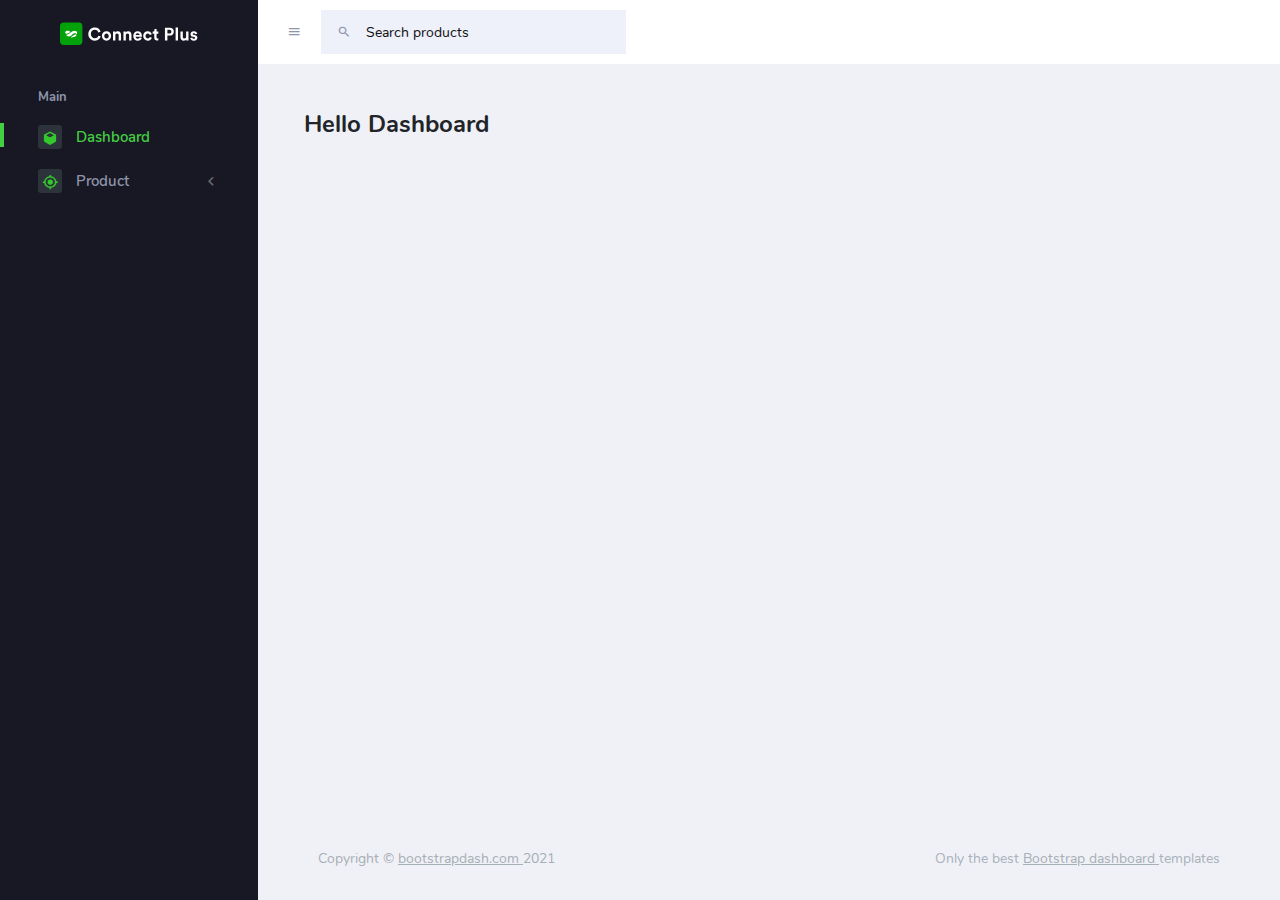
<file: front-end/index.html>
<!DOCTYPE html>
<html lang="en">
  <head>
    <!-- Required meta tags -->
    <meta charset="utf-8" />
    <meta name="viewport" content="width=device-width, initial-scale=1, shrink-to-fit=no" />
    <title>Admin Product</title>
    <!-- plugins:css -->
    <link rel="stylesheet" href="assets/vendors/mdi/css/materialdesignicons.min.css" />
    <link rel="stylesheet" href="assets/vendors/flag-icon-css/css/flag-icon.min.css" />
    <link rel="stylesheet" href="assets/vendors/css/vendor.bundle.base.css" />
    <!-- endinject -->
    <!-- Plugin css for this page -->
    <link rel="stylesheet" href="assets/vendors/font-awesome/css/font-awesome.min.css" />
    <link
      rel="stylesheet"
      href="assets/vendors/bootstrap-datepicker/bootstrap-datepicker.min.css"
    />
    <!-- End plugin css for this page -->
    <!-- inject:css -->
    <!-- endinject -->
    <!-- Layout styles -->
    <link rel="stylesheet" href="assets/css/style.css" />
    <!-- End layout styles -->
    <link rel="shortcut icon" href="assets/images/favicon.png" />
  </head>
  <body>
    <div class="container-scroller">
      <!-- partial:partials/_navbar.html -->
      <nav class="navbar default-layout-navbar col-lg-12 col-12 p-0 fixed-top d-flex flex-row">
        <div
          class="text-center navbar-brand-wrapper d-flex align-items-center justify-content-center"
        >
          <a class="navbar-brand brand-logo" href="index.html"
            ><img src="assets/images/logo.svg" alt="logo"
          /></a>
          <a class="navbar-brand brand-logo-mini" href="index.html"
            ><img src="assets/images/logo-mini.svg" alt="logo"
          /></a>
        </div>
        <div class="navbar-menu-wrapper d-flex align-items-stretch">
          <button
            class="navbar-toggler navbar-toggler align-self-center"
            type="button"
            data-toggle="minimize"
          >
            <span class="mdi mdi-menu"></span>
          </button>
          <div class="search-field d-none d-xl-block">
            <form class="d-flex align-items-center h-100" action="#">
              <div class="input-group">
                <div class="input-group-prepend bg-transparent">
                  <i class="input-group-text border-0 mdi mdi-magnify"></i>
                </div>
                <input
                  type="text"
                  class="form-control bg-transparent border-0"
                  placeholder="Search products"
                />
              </div>
            </form>
          </div>
        </div>
      </nav>
      <!-- partial -->
      <div class="container-fluid page-body-wrapper">
        <!-- partial:partials/_sidebar.html -->
        <nav class="sidebar sidebar-offcanvas" id="sidebar">
          <ul class="nav">
            <li class="nav-item nav-category">Main</li>
            <li class="nav-item">
              <a class="nav-link" href="index.html">
                <span class="icon-bg"><i class="mdi mdi-cube menu-icon"></i></span>
                <span class="menu-title">Dashboard</span>
              </a>
            </li>
            <li class="nav-item">
              <a
                class="nav-link"
                data-bs-toggle="collapse"
                href="#ui-basic"
                aria-expanded="false"
                aria-controls="ui-basic"
              >
                <span class="icon-bg"><i class="mdi mdi-crosshairs-gps menu-icon"></i></span>
                <span class="menu-title">Product</span>
                <i class="menu-arrow"></i>
              </a>
              <div class="collapse" id="ui-basic">
                <ul class="nav flex-column sub-menu">
                  <li class="nav-item"><a class="nav-link" href="list.html">List Product</a></li>
                  <li class="nav-item"><a class="nav-link" href="form.html">Create Product</a></li>
                </ul>
              </div>
            </li>
          </ul>
        </nav>

        <!-- partial -->
        <div class="main-panel">
          <div class="content-wrapper">
            <div class="d-xl-flex justify-content-between align-items-start">
              <h2 class="text-dark font-weight-bold mb-2">Hello Dashboard</h2>
            </div>
          </div>
          <!-- content-wrapper ends -->
          <!-- partial:partials/_footer.html -->
          <footer class="footer">
            <div class="footer-inner-wraper">
              <div class="d-sm-flex justify-content-center justify-content-sm-between py-2">
                <span class="text-muted text-center text-sm-left d-block d-sm-inline-block"
                  >Copyright ©
                  <a href="https://www.bootstrapdash.com/" target="_blank">bootstrapdash.com </a
                  >2021</span
                >
                <span class="float-none float-sm-right d-block mt-1 mt-sm-0 text-center"
                  >Only the best
                  <a href="https://www.bootstrapdash.com/" target="_blank"> Bootstrap dashboard </a>
                  templates</span
                >
              </div>
            </div>
          </footer>
          <!-- partial -->
        </div>
        <!-- main-panel ends -->
      </div>
      <!-- page-body-wrapper ends -->
    </div>
    <!-- container-scroller -->

    <!-- plugins:js -->
    <script src="assets/vendors/js/vendor.bundle.base.js"></script>
    <!-- endinject -->
    <!-- Plugin js for this page -->
    <script src="assets/vendors/chart.js/Chart.min.js"></script>
    <script src="assets/vendors/jquery-circle-progress/js/circle-progress.min.js"></script>
    <script src="assets/js/jquery.cookie.js" type="text/javascript"></script>
    <!-- End plugin js for this page -->
    <!-- inject:js -->
    <script src="assets/js/off-canvas.js"></script>
    <script src="assets/js/hoverable-collapse.js"></script>
    <script src="assets/js/misc.js"></script>
    <!-- endinject -->
    <!-- Custom js for this page -->
    <script src="assets/js/dashboard.js"></script>
    <!-- End custom js for this page -->
    <script>
      document.addEventListener("DOMContentLoaded", function () {
        loadData();
      });
      function loadData() {
        function loadData() {
          var xmlHttpRequest = new XMLHttpRequest();
          xmlHttpRequest.onreadystatechange = function () {
            if (xmlHttpRequest.readyState == 4 && xmlHttpRequest.status == 200) {
              // dữ liệu được trả về thành công.
              var contentText = "";
              var jsonResult = JSON.parse(xmlHttpRequest.responseText);
              for (let i = 0; i < jsonResult.length; i++) {
                if (i % 3 == 0) {
                  contentText += `<div class="w3-quarter">`;
                }
                const element = jsonResult[i];
                contentText += `<img src="${element.image}"
                            style="width:100%" onclick="onClick(this)" alt="${element.productId} - ${element.name}">`;
                if ((i + 1) % 3 == 0) {
                  contentText += `</div>`;
                }
              }
              var listProduct = document.getElementById("main-content");
              if (listProduct !== undefined) {
                listProduct.innerHTML = contentText;
              }
            }
          };
          xmlHttpRequest.open(
            "GET",
            "https://product-clothes-sprot.herokuapp.com/api/v1/products",
            false
          );
          xmlHttpRequest.send();
        }
      }
    </script>
  </body>
</html>
</file>
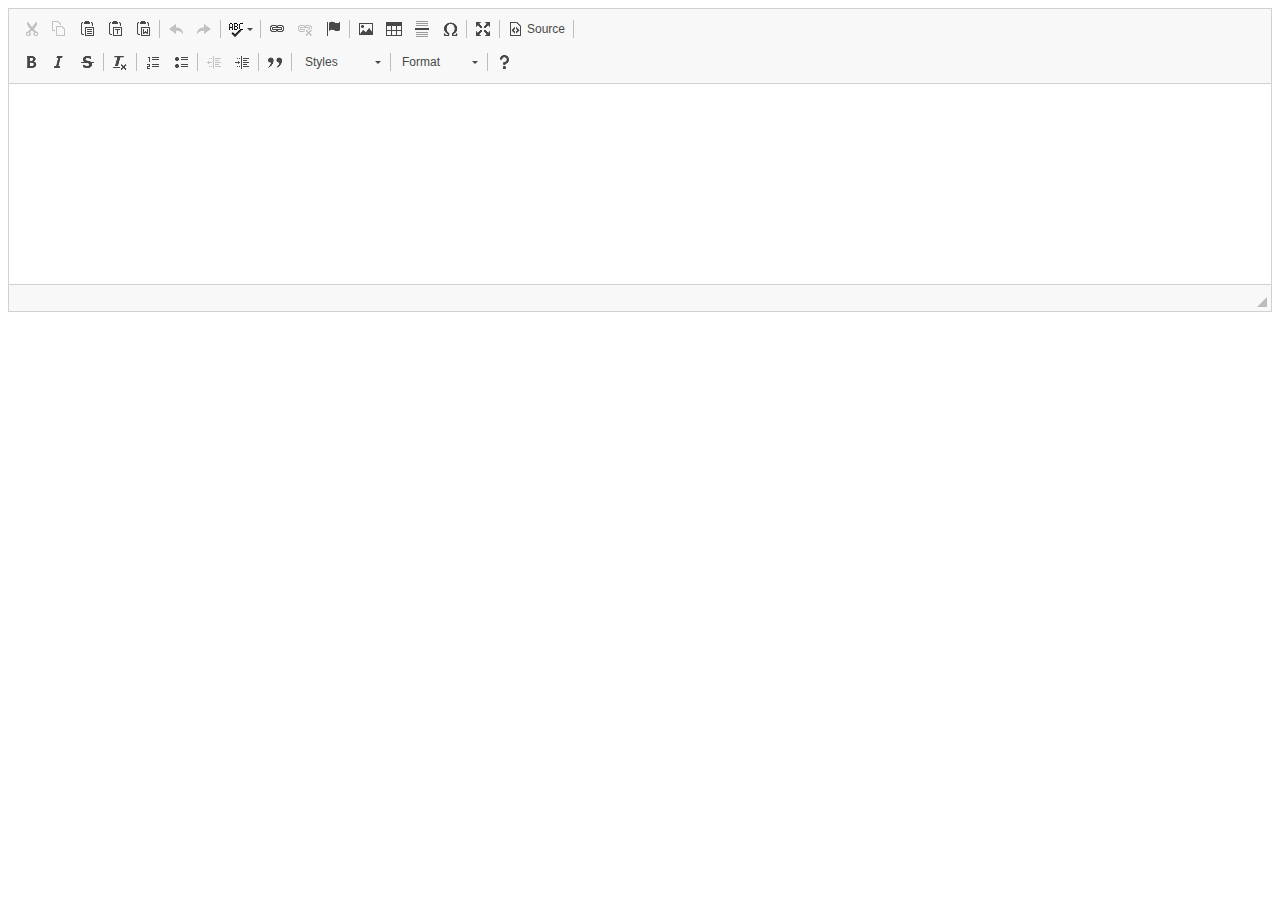
<file: front-end/ckeditor/index.html>
<!DOCTYPE html>
<html lang="en">
<head>
    <meta charset="UTF-8">
    <title>Title</title>
</head>
<body>

<div class="container">

    <textarea name="content"></textarea>

</div>

<script src="ckeditor.js"></script>
<script>
    CKEDITOR.replace('content');
</script>
</body>
</html>
</file>
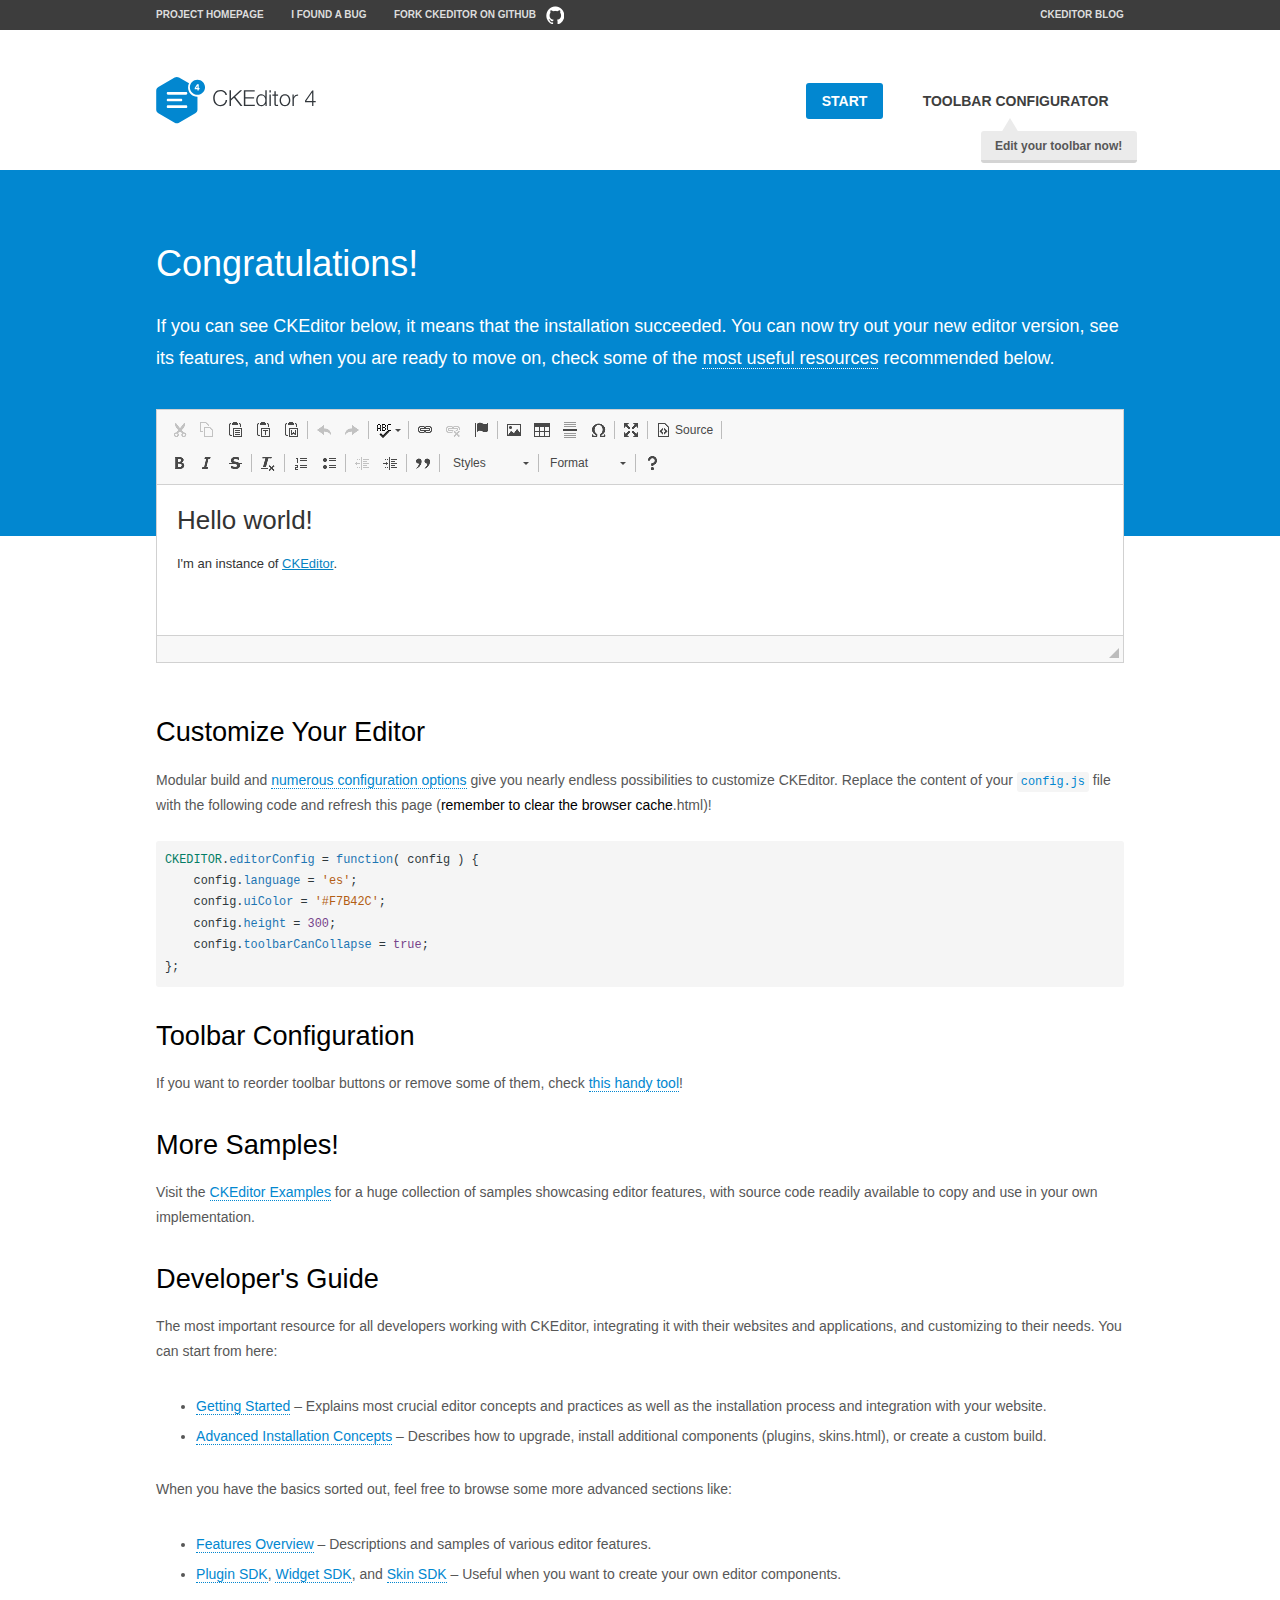
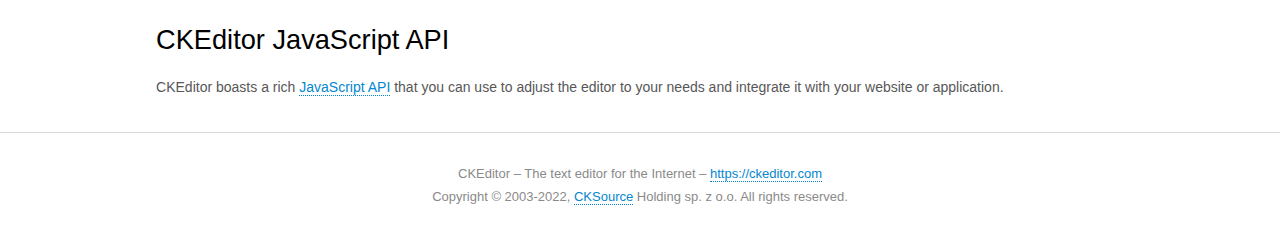
<file: front-end/ckeditor/samples/index.html>
<!DOCTYPE html>
<!--
Copyright (c) 2003-2022, CKSource Holding sp. z o.o. All rights reserved.
For licensing, see LICENSE.md or https://ckeditor.com/legal/ckeditor-oss-license
-->
<html lang="en">
<head>
	<meta charset="utf-8">
	<title>CKEditor Sample</title>
	<script src="../ckeditor.js"></script>
	<script src="js/sample.js"></script>
	<link rel="stylesheet" href="css/samples.css">
	<link rel="stylesheet" href="toolbarconfigurator/lib/codemirror/neo.css">
	<meta name="viewport" content="width=device-width,initial-scale=1">
	<meta name="description" content="Try the latest sample of CKEditor 4 and learn more about customizing your WYSIWYG editor with endless possibilities.">
</head>
<body id="main">

<nav class="navigation-a">
	<div class="grid-container">
		<ul class="navigation-a-left grid-width-70">
			<li><a href="https://ckeditor.com/ckeditor-4/">Project Homepage</a></li>
			<li><a href="https://github.com/ckeditor/ckeditor4/issues">I found a bug</a></li>
			<li><a href="https://github.com/ckeditor/ckeditor4" class="icon-pos-right icon-navigation-a-github">Fork CKEditor on GitHub</a></li>
		</ul>
		<ul class="navigation-a-right grid-width-30">
			<li><a href="https://ckeditor.com/blog/">CKEditor Blog</a></li>
		</ul>
	</div>
</nav>

<header class="header-a">
	<div class="grid-container">
		<h1 class="header-a-logo grid-width-30">
			<a href="index.html"><img src="img/logo.svg" onerror="this.src='img/logo.png'; this.onerror=null;" alt="CKEditor Sample"></a>
		</h1>

		<nav class="navigation-b grid-width-70">
			<ul>
				<li><a href="index.html" class="button-a button-a-background">Start</a></li>
				<li><a href="toolbarconfigurator/index.html" class="button-a">Toolbar configurator <span class="balloon-a balloon-a-nw">Edit your toolbar now!</span></a></li>
			</ul>
		</nav>
	</div>
</header>

<main>
	<div class="adjoined-top">
		<div class="grid-container">
			<div class="content grid-width-100">
				<h1>Congratulations!</h1>
				<p>
					If you can see CKEditor below, it means that the installation succeeded.
					You can now try out your new editor version, see its features, and when you are ready to move on, check some of the <a href="#sample-customize">most useful resources</a> recommended below.
				</p>
			</div>
		</div>
	</div>
	<div class="adjoined-bottom">
		<div class="grid-container">
			<div class="grid-width-100">
				<div id="editor">
					<h1>Hello world!</h1>
					<p>I'm an instance of <a href="https://ckeditor.com">CKEditor</a>.</p>
				</div>
			</div>
		</div>
	</div>

	<div class="grid-container">
		<div class="content grid-width-100">
			<section id="sample-customize">
				<h2>Customize Your Editor</h2>
				<p>Modular build and <a href="https://ckeditor.com/docs/ckeditor4/latest/guide/dev_configuration.html">numerous configuration options</a> give you nearly endless possibilities to customize CKEditor. Replace the content of your <code><a href="../config.js">config.js</a></code> file with the following code and refresh this page (<strong>remember to clear the browser cache</strong>.html)!</p>
		<pre class="cm-s-neo CodeMirror"><code><span style="padding-right: 0.1px;"><span class="cm-variable">CKEDITOR</span>.<span class="cm-property">editorConfig</span> <span class="cm-operator">=</span> <span class="cm-keyword">function</span>( <span class="cm-def">config</span> ) {</span>
<span style="padding-right: 0.1px;"><span class="cm-tab">	</span><span class="cm-variable-2">config</span>.<span class="cm-property">language</span> <span class="cm-operator">=</span> <span class="cm-string">'es'</span>;</span>
<span style="padding-right: 0.1px;"><span class="cm-tab">	</span><span class="cm-variable-2">config</span>.<span class="cm-property">uiColor</span> <span class="cm-operator">=</span> <span class="cm-string">'#F7B42C'</span>;</span>
<span style="padding-right: 0.1px;"><span class="cm-tab">	</span><span class="cm-variable-2">config</span>.<span class="cm-property">height</span> <span class="cm-operator">=</span> <span class="cm-number">300</span>;</span>
<span style="padding-right: 0.1px;"><span class="cm-tab">	</span><span class="cm-variable-2">config</span>.<span class="cm-property">toolbarCanCollapse</span> <span class="cm-operator">=</span> <span class="cm-atom">true</span>;</span>
<span style="padding-right: 0.1px;">};</span></code></pre>
			</section>

			<section>
				<h2>Toolbar Configuration</h2>
				<p>If you want to reorder toolbar buttons or remove some of them, check <a href="toolbarconfigurator/index.html">this handy tool</a>!</p>
			</section>

			<section>
				<h2>More Samples!</h2>
				<p>Visit the <a href="https://ckeditor.com/docs/ckeditor4/latest/examples/index.html">CKEditor Examples</a> for a huge collection of samples showcasing editor features, with source code readily available to copy and use in your own implementation.</p>
			</section>

			<section>
				<h2>Developer's Guide</h2>
				<p>The most important resource for all developers working with CKEditor, integrating it with their websites and applications, and customizing to their needs. You can start from here:</p>
				<ul>
					<li><a href="https://ckeditor.com/docs/ckeditor4/latest/guide/dev_installation.html">Getting Started</a> &ndash; Explains most crucial editor concepts and practices as well as the installation process and integration with your website.</li>
					<li><a href="https://ckeditor.com/docs/ckeditor4/latest/guide/dev_advanced_installation.html">Advanced Installation Concepts</a> &ndash; Describes how to upgrade, install additional components (plugins, skins.html), or create a custom build.</li>
				</ul>
					<p>When you have the basics sorted out, feel free to browse some more advanced sections like:</p>
				<ul>
					<li><a href="https://ckeditor.com/docs/ckeditor4/latest/features/index.html">Features Overview</a> &ndash; Descriptions and samples of various editor features.</li>
					<li><a href="https://ckeditor.com/docs/ckeditor4/latest/guide/plugin_sdk_intro.html">Plugin SDK</a>, <a href="https://ckeditor.com/docs/ckeditor4/latest/guide/widget_sdk_intro.html">Widget SDK</a>, and <a href="https://ckeditor.com/docs/ckeditor4/latest/guide/skin_sdk_intro.html">Skin SDK</a> &ndash; Useful when you want to create your own editor components.</li>
				</ul>
			</section>

			<section>
				<h2>CKEditor JavaScript API</h2>
				<p>CKEditor boasts a rich <a href="https://ckeditor.com/docs/ckeditor4/latest/api/index.html">JavaScript API</a> that you can use to adjust the editor to your needs and integrate it with your website or application.</p>
			</section>
		</div>
	</div>
</main>

<footer class="footer-a grid-container">
	<div class="grid-container">
		<p class="grid-width-100">
			CKEditor &ndash; The text editor for the Internet &ndash; <a class="samples" href="https://ckeditor.com/">https://ckeditor.com</a>
		</p>
		<p class="grid-width-100" id="copy">
			Copyright &copy; 2003-2022, <a class="samples" href="https://cksource.com/">CKSource</a> Holding sp. z o.o. All rights reserved.
		</p>
	</div>
</footer>
<script>
	initSample();
</script>

</body>
</html>
</file>
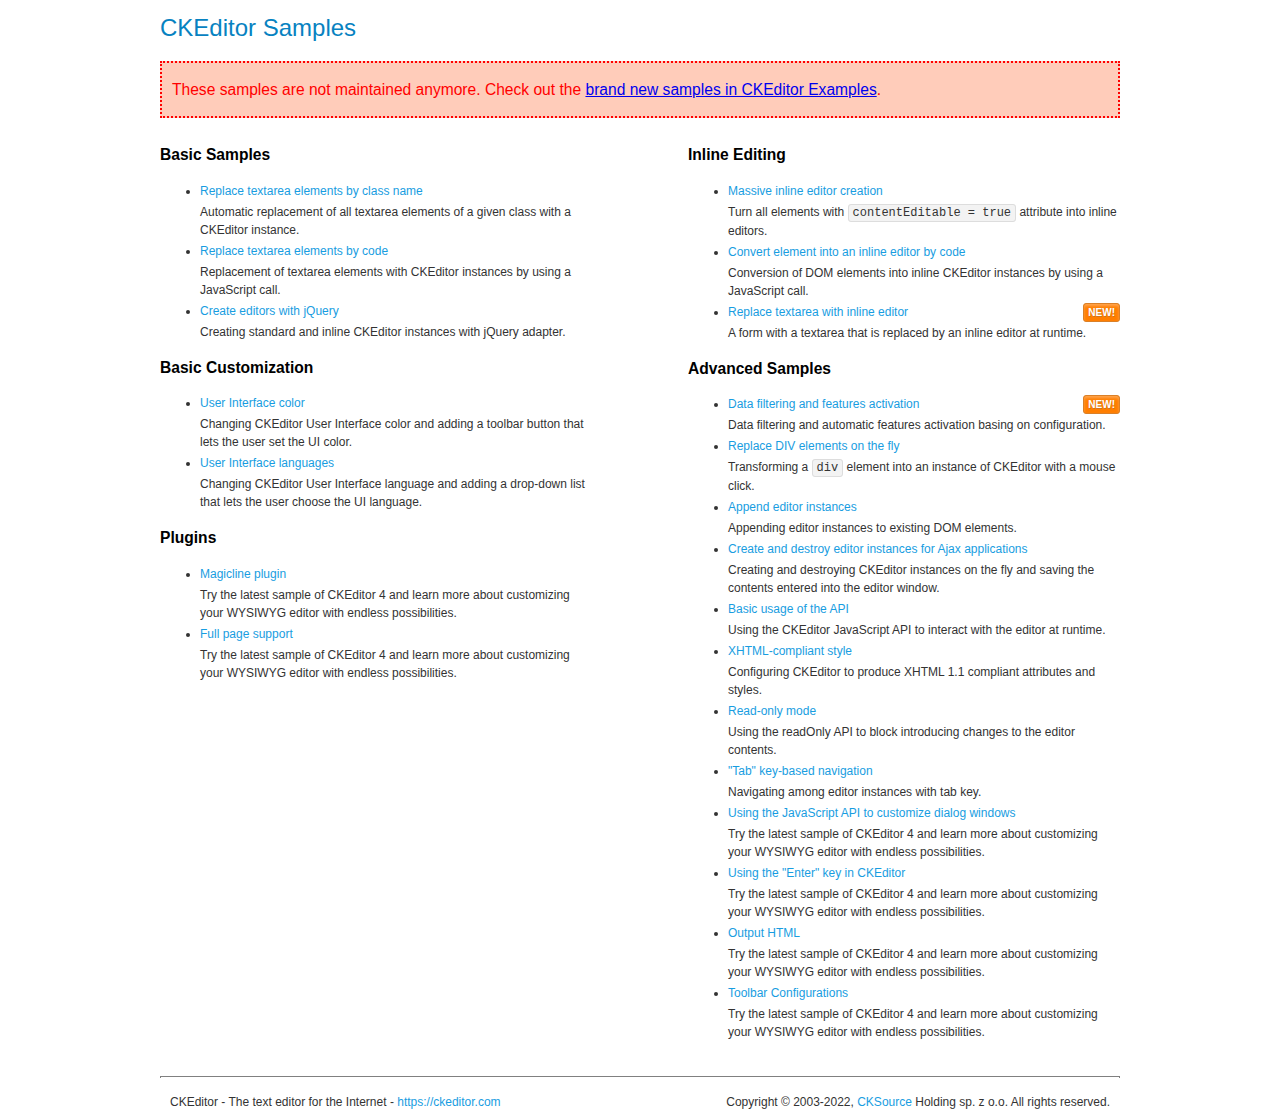
<file: front-end/ckeditor/samples/old/index.html>
<!DOCTYPE html>
<!--
Copyright (c) 2003-2022, CKSource Holding sp. z o.o. All rights reserved.
For licensing, see LICENSE.md or https://ckeditor.com/legal/ckeditor-oss-license
-->
<html lang="en">
<head>
	<meta charset="utf-8">
	<title>CKEditor Samples</title>
	<link rel="stylesheet" href="sample.css">
	<meta name="description" content="Try the latest sample of CKEditor 4 and learn more about customizing your WYSIWYG editor with endless possibilities.">
</head>
<body>
	<h1 class="samples">
		CKEditor Samples
	</h1>
	<div class="warning deprecated">
		These samples are not maintained anymore. Check out the <a href="https://ckeditor.com/docs/ckeditor4/latest/examples/index.html">brand new samples in CKEditor Examples</a>.
	</div>
	<div class="twoColumns">
		<div class="twoColumnsLeft">
			<h2 class="samples">
				Basic Samples
			</h2>
			<dl class="samples">
				<dt><a class="samples" href="replacebyclass.html">Replace textarea elements by class name</a></dt>
				<dd>Automatic replacement of all textarea elements of a given class with a CKEditor instance.</dd>

				<dt><a class="samples" href="replacebycode.html">Replace textarea elements by code</a></dt>
				<dd>Replacement of textarea elements with CKEditor instances by using a JavaScript call.</dd>

				<dt><a class="samples" href="jquery.html">Create editors with jQuery</a></dt>
				<dd>Creating standard and inline CKEditor instances with jQuery adapter.</dd>
			</dl>

			<h2 class="samples">
				Basic Customization
			</h2>
			<dl class="samples">
				<dt><a class="samples" href="uicolor.html">User Interface color</a></dt>
				<dd>Changing CKEditor User Interface color and adding a toolbar button that lets the user set the UI color.</dd>

				<dt><a class="samples" href="uilanguages.html">User Interface languages</a></dt>
				<dd>Changing CKEditor User Interface language and adding a drop-down list that lets the user choose the UI language.</dd>
			</dl>


			<h2 class="samples">Plugins</h2>
<dl class="samples">
<dt><a class="samples" href="magicline/magicline.html">Magicline plugin</a></dt>
<dd>Try the latest sample of CKEditor 4 and learn more about customizing your WYSIWYG editor with endless possibilities.</dd>

<dt><a class="samples" href="wysiwygarea/fullpage.html">Full page support</a></dt>
<dd>Try the latest sample of CKEditor 4 and learn more about customizing your WYSIWYG editor with endless possibilities.</dd>
</dl>
		</div>
		<div class="twoColumnsRight">
			<h2 class="samples">
				Inline Editing
			</h2>
			<dl class="samples">
				<dt><a class="samples" href="inlineall.html">Massive inline editor creation</a></dt>
				<dd>Turn all elements with <code>contentEditable = true</code> attribute into inline editors.</dd>

				<dt><a class="samples" href="inlinebycode.html">Convert element into an inline editor by code</a></dt>
				<dd>Conversion of DOM elements into inline CKEditor instances by using a JavaScript call.</dd>

				<dt><a class="samples" href="inlinetextarea.html">Replace textarea with inline editor</a> <span class="new">New!</span></dt>
				<dd>A form with a textarea that is replaced by an inline editor at runtime.</dd>

				
			</dl>

			<h2 class="samples">
				Advanced Samples
			</h2>
			<dl class="samples">
				<dt><a class="samples" href="datafiltering.html">Data filtering and features activation</a> <span class="new">New!</span></dt>
				<dd>Data filtering and automatic features activation basing on configuration.</dd>

				<dt><a class="samples" href="divreplace.html">Replace DIV elements on the fly</a></dt>
				<dd>Transforming a <code>div</code> element into an instance of CKEditor with a mouse click.</dd>

				<dt><a class="samples" href="appendto.html">Append editor instances</a></dt>
				<dd>Appending editor instances to existing DOM elements.</dd>

				<dt><a class="samples" href="ajax.html">Create and destroy editor instances for Ajax applications</a></dt>
				<dd>Creating and destroying CKEditor instances on the fly and saving the contents entered into the editor window.</dd>

				<dt><a class="samples" href="api.html">Basic usage of the API</a></dt>
				<dd>Using the CKEditor JavaScript API to interact with the editor at runtime.</dd>

				<dt><a class="samples" href="xhtmlstyle.html">XHTML-compliant style</a></dt>
				<dd>Configuring CKEditor to produce XHTML 1.1 compliant attributes and styles.</dd>

				<dt><a class="samples" href="readonly.html">Read-only mode</a></dt>
				<dd>Using the readOnly API to block introducing changes to the editor contents.</dd>

				<dt><a class="samples" href="tabindex.html">"Tab" key-based navigation</a></dt>
				<dd>Navigating among editor instances with tab key.</dd>


				
<dt><a class="samples" href="dialog/dialog.html">Using the JavaScript API to customize dialog windows</a></dt>
<dd>Try the latest sample of CKEditor 4 and learn more about customizing your WYSIWYG editor with endless possibilities.</dd>

<dt><a class="samples" href="enterkey/enterkey.html">Using the &quot;Enter&quot; key in CKEditor</a></dt>
<dd>Try the latest sample of CKEditor 4 and learn more about customizing your WYSIWYG editor with endless possibilities.</dd>

<dt><a class="samples" href="htmlwriter/outputhtml.html">Output HTML</a></dt>
<dd>Try the latest sample of CKEditor 4 and learn more about customizing your WYSIWYG editor with endless possibilities.</dd>

<dt><a class="samples" href="toolbar/toolbar.html">Toolbar Configurations</a></dt>
<dd>Try the latest sample of CKEditor 4 and learn more about customizing your WYSIWYG editor with endless possibilities.</dd>

			</dl>
		</div>
	</div>
	<div id="footer">
		<hr>
		<p>
			CKEditor - The text editor for the Internet - <a class="samples" href="https://ckeditor.com/">https://ckeditor.com</a>
		</p>
		<p id="copy">
			Copyright &copy; 2003-2022, <a class="samples" href="https://cksource.com/">CKSource</a> Holding sp. z o.o. All rights reserved.
		</p>
	</div>
</body>
</html>
</file>
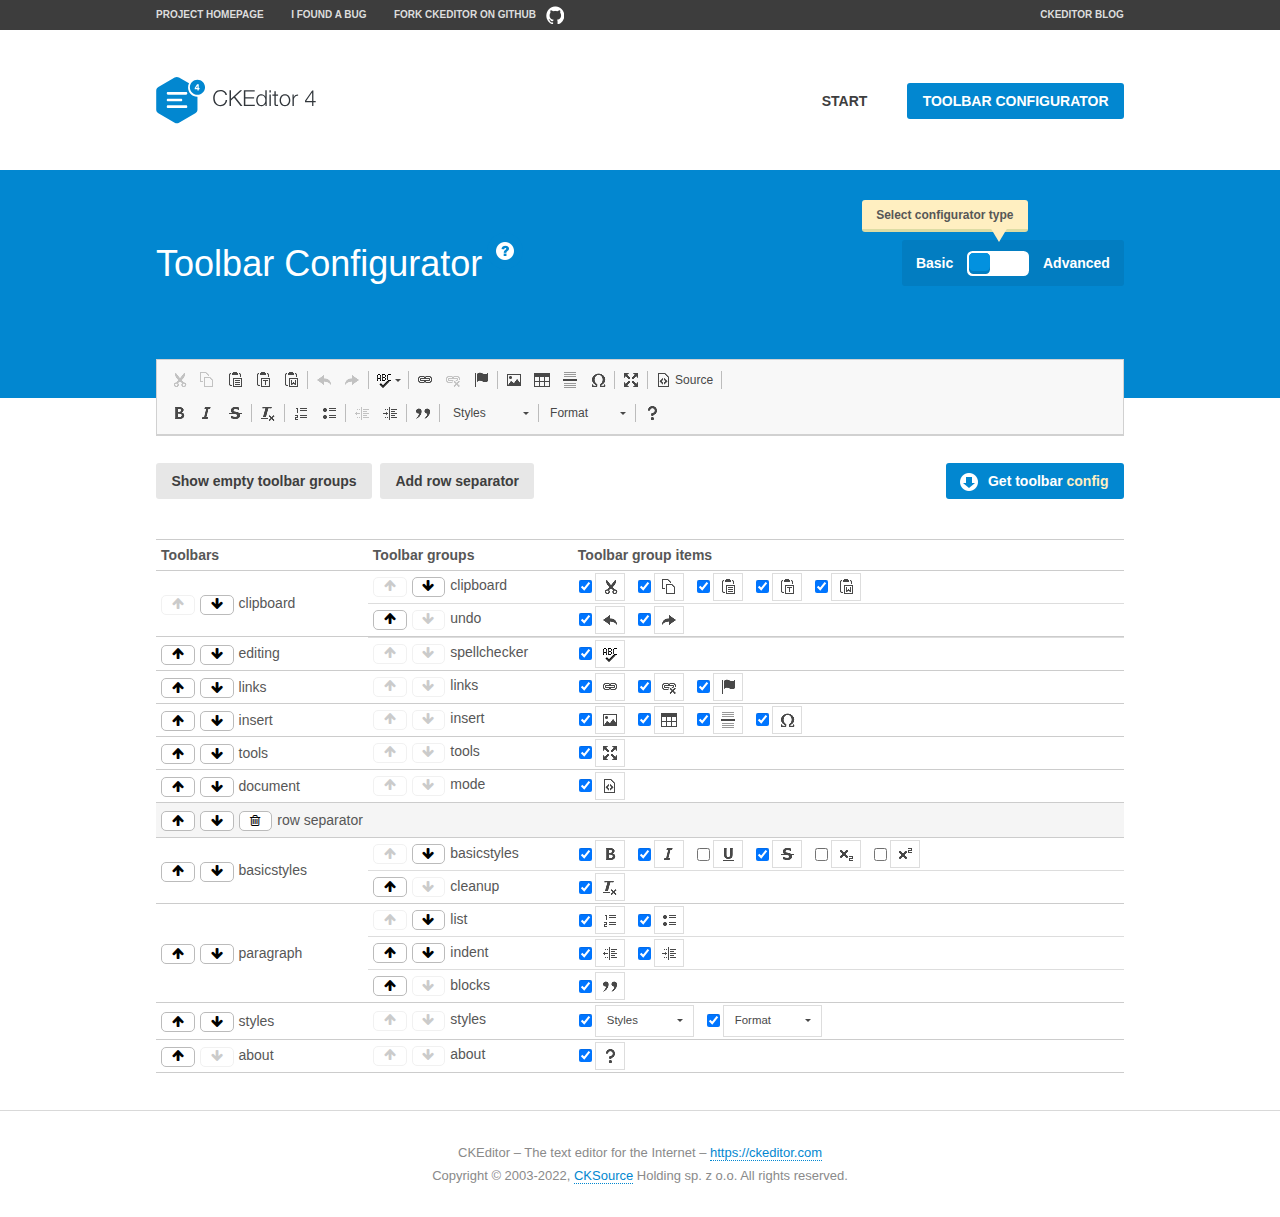
<file: front-end/ckeditor/samples/toolbarconfigurator/index.html>
<!DOCTYPE html>
<!--
Copyright (c) 2003-2022, CKSource Holding sp. z o.o. All rights reserved.
For licensing, see LICENSE.md or https://ckeditor.com/legal/ckeditor-oss-license
-->
<!--[if IE 8]><html class="ie8"><![endif]-->
<!--[if gt IE 8]><html><![endif]-->
<!--[if !IE]><!--><html lang="en"><!--<![endif]-->
<head>
	<meta charset="utf-8">
	<title>Toolbar Configurator</title>
	<script src="../../ckeditor.js"></script>
	<script>
		if ( CKEDITOR.env.ie && CKEDITOR.env.version < 9 )
			CKEDITOR.tools.enableHtml5Elements( document );
	</script>
	<link rel="stylesheet" href="lib/codemirror/codemirror.css">
	<link rel="stylesheet" href="lib/codemirror/show-hint.css">
	<link rel="stylesheet" href="lib/codemirror/neo.css">
	<link rel="stylesheet" href="css/fontello.css">
	<link rel="stylesheet" href="../css/samples.css">
	<meta name="description" content="Try the latest sample of CKEditor 4 and learn more about customizing your WYSIWYG editor with endless possibilities.">
</head>
<body id="toolbar">

<nav class="navigation-a">
	<div class="grid-container">
		<ul class="navigation-a-left grid-width-70">
			<li><a href="https://ckeditor.com/ckeditor-4/">Project Homepage</a></li>
			<li><a href="https://github.com/ckeditor/ckeditor4/issues">I found a bug</a></li>
			<li><a href="https://github.com/ckeditor/ckeditor4" class="icon-pos-right icon-navigation-a-github">Fork CKEditor on GitHub</a></li>
		</ul>
		<ul class="navigation-a-right grid-width-30">
			<li><a href="https://ckeditor.com/blog/">CKEditor Blog</a></li>
		</ul>
	</div>
</nav>

<header class="header-a">
	<div class="grid-container">
		<h1 class="header-a-logo grid-width-30">
			<a href="../index.html"><img src="../img/logo.svg" onerror="this.src='../img/logo.png'; this.onerror=null;" alt="CKEditor Logo"></a>
		</h1>
		<nav class="navigation-b grid-width-70">
			<ul>
				<li><a href="../index.html"  class="button-a">Start</a></li>
				<li><a href="index.html"  class="button-a button-a-background">Toolbar configurator</a></li>
			</ul>
		</nav>
	</div>
</header>

<main>
	<div class="adjoined-top">
		<div class="grid-container">
			<div class="content grid-width-100">
				<div class="grid-container-nested">
					<h1 class="grid-width-60">
						Toolbar Configurator
						<a href="#help-content" type="button" title="Configurator help" id="help" class="button-a button-a-background button-a-no-text icon-pos-left icon-question-mark">Help</a>
					</h1>

					<div class="grid-width-40 grid-switch-magic">
						<div class="switch">
							<span class="balloon-a balloon-a-se">Select configurator type</span>
							<input type="radio" name="radio" data-num="1" id="radio-basic" />
							<input type="radio" name="radio" data-num="2" id="radio-advanced" />
							<label data-for="1" for="radio-basic">Basic</label>
							<span class="switch-inner">
								<span class="handler"></span>
							</span>
							<label data-for="2" for="radio-advanced">Advanced</label>
						</div>
					</div>
				</div>
			</div>
		</div>
	</div>
	<div class="adjoined-bottom">
		<div class="grid-container">
			<div class="grid-width-100">
				<div class="editors-container">
					<div id="editor-basic"></div>
					<div id="editor-advanced"></div>
				</div>
			</div>
		</div>
	</div>

	<div class="grid-container configurator">
		<div class="content grid-width-100">
			<div class="configurator">
				<div>
					<div id="toolbarModifierWrapper"></div>
				</div>
			</div>
		</div>
	</div>

	<div id="help-content">
		<div class="grid-container">
			<div class="grid-width-100">
				<h2>What Am I Doing Here?</h2>

				<div class="grid-container grid-container-nested">
					<div class="basic">
						<div class="grid-width-50">
							<p>Arrange <a href="https://ckeditor.com/docs/ckeditor4/latest/api/CKEDITOR_config.html#cfg-toolbarGroups">toolbar groups</a>, toggle <a href="https://ckeditor.com/docs/ckeditor4/latest/api/CKEDITOR_config.html#cfg-removeButtons">button visibility</a> according to your needs and get your toolbar configuration.</p>
							<p>You can replace the content of the <a href="../../config.js"><code>config.js</code></a> file with the generated configuration. If you already set some configuration options you will need to merge both configurations.</p>
						</div>
						<div class="grid-width-50">
							<p>Read more about different ways of <a href="https://ckeditor.com/docs/ckeditor4/latest/guide/dev_configuration.html">setting configuration</a> and do not forget about <strong>clearing browser cache</strong>.</p>
							<p>Arranging toolbar groups is the recommended way of configuring the toolbar, but if you need more freedom you can use the <a href="#advanced">advanced configurator</a>.</p>
						</div>
					</div>
					<div class="advanced" style="display: none;">
						<div class="grid-width-50">
							<p>With this code editor you can edit your <a href="https://ckeditor.com/docs/ckeditor4/latest/api/CKEDITOR_config.html#cfg-toolbar">toolbar configuration</a> live.</p>
							<p>You can replace the content of the <a href="../../config.js"><code>config.js</code></a> file with the generated configuration. If you already set some configuration options you will need to merge both configurations.</p>
						</div>
						<div class="grid-width-50">
							<p>Read more about different ways of <a href="https://ckeditor.com/docs/ckeditor4/latest/guide/dev_configuration.html">setting configuration</a> and do not forget about <strong>clearing browser cache</strong>.</p>
						</div>
					</div>
				</div>

				<p class="grid-container grid-container-nested">
					<button type="button" class="help-content-close grid-width-100 button-a button-a-background">Got it. Let's play!</button>
				</p>
			</div>
		</div>
	</div>
</main>

<footer class="footer-a grid-container">
	<p class="grid-width-100">
		CKEditor &ndash; The text editor for the Internet &ndash; <a class="samples" href="https://ckeditor.com/">https://ckeditor.com</a>
	</p>
	<p class="grid-width-100" id="copy">
		Copyright &copy; 2003-2022, <a class="samples" href="https://cksource.com/">CKSource</a> Holding sp. z o.o. All rights reserved.
	</p>
</footer>

<script src="lib/codemirror/codemirror.js"></script>
<script src="lib/codemirror/javascript.js"></script>
<script src="lib/codemirror/show-hint.js"></script>

<script src="js/fulltoolbareditor.js"></script>
<script src="js/abstracttoolbarmodifier.js"></script>
<script src="js/toolbarmodifier.js"></script>
<script src="js/toolbartextmodifier.js"></script>
<script src="../js/sf.js"></script>

<script>
	( function() {
		'use strict';

		var mode = ( window.location.hash.substr( 1 ) === 'advanced' ) ? 'advanced' : 'basic',
			configuratorSection = CKEDITOR.document.findOne( 'main > .grid-container.configurator' ),
			basicInstruction = CKEDITOR.document.findOne( '#help-content .basic' ),
			advancedInstruction = CKEDITOR.document.findOne( '#help-content .advanced' ),

			// Configurator mode switcher.
			modeSwitchBasic = CKEDITOR.document.getById( 'radio-basic' ),
			modeSwitchAdvanced = CKEDITOR.document.getById( 'radio-advanced' );

		// Initial setup
		function updateSwitcher() {
			if ( mode === 'advanced' ) {
				modeSwitchAdvanced.$.checked = true;
			} else {
				modeSwitchBasic.$.checked = true;
			}
		}

		updateSwitcher();

		CKEDITOR.document.getWindow().on( 'hashchange', function( e ) {
			var hash = window.location.hash.substr( 1 );
			if ( !( hash === 'advanced' || hash === 'basic' ) ) {
				return;
			}
			mode = hash;
			onToolbarsDone( mode );
		} );

		CKEDITOR.document.getWindow().on( 'resize', function() {
			updateToolbar( ( mode === 'basic' ? toolbarModifier : toolbarTextModifier )[ 'editorInstance' ] );
		} );

		function onRefresh( modifier ) {
			modifier = modifier || this;

			if ( mode === 'basic' && modifier instanceof ToolbarConfigurator.ToolbarTextModifier ) {
				return;
			}

			// CodeMirror container becomes visible, so we need to refresh and to avoid rendering problems.
			if ( mode === 'advanced' && modifier instanceof ToolbarConfigurator.ToolbarTextModifier ) {
				modifier.codeContainer.refresh();
			}

			updateToolbar( modifier.editorInstance );
		}

		function updateToolbar( editor ) {
			var editorContainer = editor.container;

			// Not always editor is loaded.
			if ( !editorContainer ) {
				return;
			}

			var displayStyle = editorContainer.getStyle( 'display' );

			editorContainer.setStyle( 'display', 'block' );

			var newHeight = editorContainer.getSize( 'height' );

			var newMarginTop = parseInt( editorContainer.getComputedStyle( 'margin-top' ), 10 );
			newMarginTop = ( isNaN( newMarginTop ) ? 0 : Number( newMarginTop ) );

			var newMarginBottom = parseInt( editorContainer.getComputedStyle( 'margin-bottom' ), 10 );
			newMarginBottom = ( isNaN( newMarginBottom ) ? 0 : Number( newMarginBottom ) );

			var result = newHeight + newMarginTop + newMarginBottom;

			editorContainer.setStyle( 'display', displayStyle );

			editor.container.getAscendant( 'div' ).setStyle( 'height', result + 'px' );
		}

		var toolbarModifier = new ToolbarConfigurator.ToolbarModifier( 'editor-basic' );

		var done = 0;
		toolbarModifier.init( onToolbarInit );
		toolbarModifier.onRefresh = onRefresh;

		CKEDITOR.document.getById( 'toolbarModifierWrapper' ).append( toolbarModifier.mainContainer );

		var toolbarTextModifier = new ToolbarConfigurator.ToolbarTextModifier( 'editor-advanced' );
		toolbarTextModifier.init( onToolbarInit );
		toolbarTextModifier.onRefresh = onRefresh;

		function onToolbarInit() {
			if ( ++done === 2 ) {
				onToolbarsDone();

				positionSticky.watch( CKEDITOR.document.findOne( '.toolbar' ), function() {
					return mode === 'advanced';
				} );
			}
		}

		function onToolbarsDone() {
			if ( mode === 'basic' ) {
				toggleModeBasic( false );
			} else {
				toggleModeAdvanced( false );
			}

			updateSwitcher();

			setTimeout( function() {
				CKEDITOR.document.findOne( '.editors-container' ).addClass( 'active' );
				CKEDITOR.document.findOne( '#toolbarModifierWrapper' ).addClass( 'active' );
			}, 200 );
		}

		CKEDITOR.document.getById( 'toolbarModifierWrapper' ).append( toolbarTextModifier.mainContainer );

		function toogleModeSwitch( onElement, offElement, onModifier, offModifier ) {
			onElement.addClass( 'fancy-button-active' );
			offElement.removeClass( 'fancy-button-active' );

			onModifier.showUI();
			offModifier.hideUI();
		}

		function toggleModeBasic( callOnRefresh ) {
			callOnRefresh = ( callOnRefresh !== false );
			mode = 'basic';
			window.location.hash = '#basic';
			toogleModeSwitch( modeSwitchBasic, modeSwitchAdvanced, toolbarModifier, toolbarTextModifier );

			configuratorSection.removeClass( 'freed-width' );
			basicInstruction.show();
			advancedInstruction.hide();

			callOnRefresh && onRefresh( toolbarModifier );
		}

		function toggleModeAdvanced( callOnRefresh ) {
			callOnRefresh = ( callOnRefresh !== false );
			mode = 'advanced';
			window.location.hash = '#advanced';
			toogleModeSwitch( modeSwitchAdvanced, modeSwitchBasic, toolbarTextModifier, toolbarModifier );

			configuratorSection.addClass( 'freed-width' );
			advancedInstruction.show();
			basicInstruction.hide();

			callOnRefresh && onRefresh( toolbarTextModifier );
		}

		modeSwitchBasic.on( 'click', toggleModeBasic );
		modeSwitchAdvanced.on( 'click', toggleModeAdvanced );

		//
		// Position:sticky for the toolbar.
		//

		// Will make elements behave like they were styled with position:sticky.
		var positionSticky = {
			// Store object: {
			// 		element: CKEDITOR.dom.element, // Element which will float.
			// 		placeholder: CKEDITOR.dom.element, // Placeholder which is place to prevent page bounce.
			// 		isFixed: boolean // Whether element float now.
			// }
			watched: [],

			active: [],

			staticContainer: null,

			init: function() {
				var element = CKEDITOR.dom.element.createFromHtml(
					'<div class="staticContainer">' +
						'<div class="grid-container" >' +
							'<div class="grid-width-100">' +
								'<div class="inner"></div>' +
							'</div>' +
						'</div>' +
					'</div>' );

				this.staticContainer = element.findOne( '.inner' );

				CKEDITOR.document.getBody().append( element );
			},

			watch: function( element, preventFunc ) {
				this.watched.push( {
					element: element,
					placeholder: new CKEDITOR.dom.element( 'div' ),
					isFixed: false,
					preventFunc: preventFunc
				} );
			},

			checkAll: function() {
				for ( var i = 0; i < this.watched.length; i++ ) {
					this.check( this.watched[ i ] );
				}
			},

			check: function( element ) {
				var isFixed = element.isFixed;
				var shouldBeFixed = this.shouldBeFixed( element );

				// Nothing to be done.
				if ( isFixed === shouldBeFixed ) {
					return;
				}

				var placeholder = element.placeholder;

				if ( isFixed ) {
					// Unfixing.

					element.element.insertBefore( placeholder );
					placeholder.remove();

					element.element.removeStyle( 'margin' );

					this.active.splice( CKEDITOR.tools.indexOf( this.active, element ), 1 );

				} else {
					// Fixing.
					placeholder.setStyle( 'width', element.element.getSize( 'width' ) + 'px' );
					placeholder.setStyle( 'height', element.element.getSize( 'height' ) + 'px' );
					placeholder.setStyle( 'margin-bottom', element.element.getComputedStyle( 'margin-bottom' ) );
					placeholder.setStyle( 'display', element.element.getComputedStyle( 'display' ) );
					placeholder.insertAfter( element.element );

					this.staticContainer.append( element.element );

					this.active.push( element );
				}

				element.isFixed = !element.isFixed;
			},

			shouldBeFixed: function( element ) {
				if ( element.preventFunc && element.preventFunc() ) {
					return false;
				}

				// If element is already fixed we are checking it's placeholder.
				var related = ( element.isFixed ? element.placeholder : element.element ),
					clientRect = related.$.getBoundingClientRect(),
					staticHeight = this.staticContainer.getSize('height' ),
					elemHeight = element.element.getSize( 'height' );

				if ( element.isFixed ) {
					return ( clientRect.top + elemHeight < staticHeight );
				} else {
					return ( clientRect.top < staticHeight );
				}
			}
		};

		positionSticky.init();

		CKEDITOR.document.getWindow().on( 'scroll',
			CKEDITOR.tools.eventsBuffer( 100, positionSticky.checkAll, positionSticky ).input
		);

		// Make the toolbar sticky.
		positionSticky.watch( CKEDITOR.document.findOne( '.editors-container' ) );

		// Help button and help-content.
		( function() {
			var helpButton = CKEDITOR.document.getById( 'help' ),
				helpContent = CKEDITOR.document.getById( 'help-content' );

			// Don't show help button on IE8 because it's unsupported by Pico Modal.
			if ( CKEDITOR.env.ie && CKEDITOR.env.version == 8 ) {
				helpButton.hide();
			} else {
				// Display help modal when the button is clicked.
				helpButton.on( 'click', function( evt ) {
					SF.modal( {
						// Clone modal content from DOM.
						content: helpContent.getHtml(),

						afterCreate: function( modal ) {
							// Enable modal content button to close the modal.
							new CKEDITOR.dom.element( modal.modalElem() ).findOne( '.help-content-close' ).once( 'click', modal.close );
						}
					} ).show();
				} );
			}
		} )();
	} )();
</script>
</body>
</html>
</file>
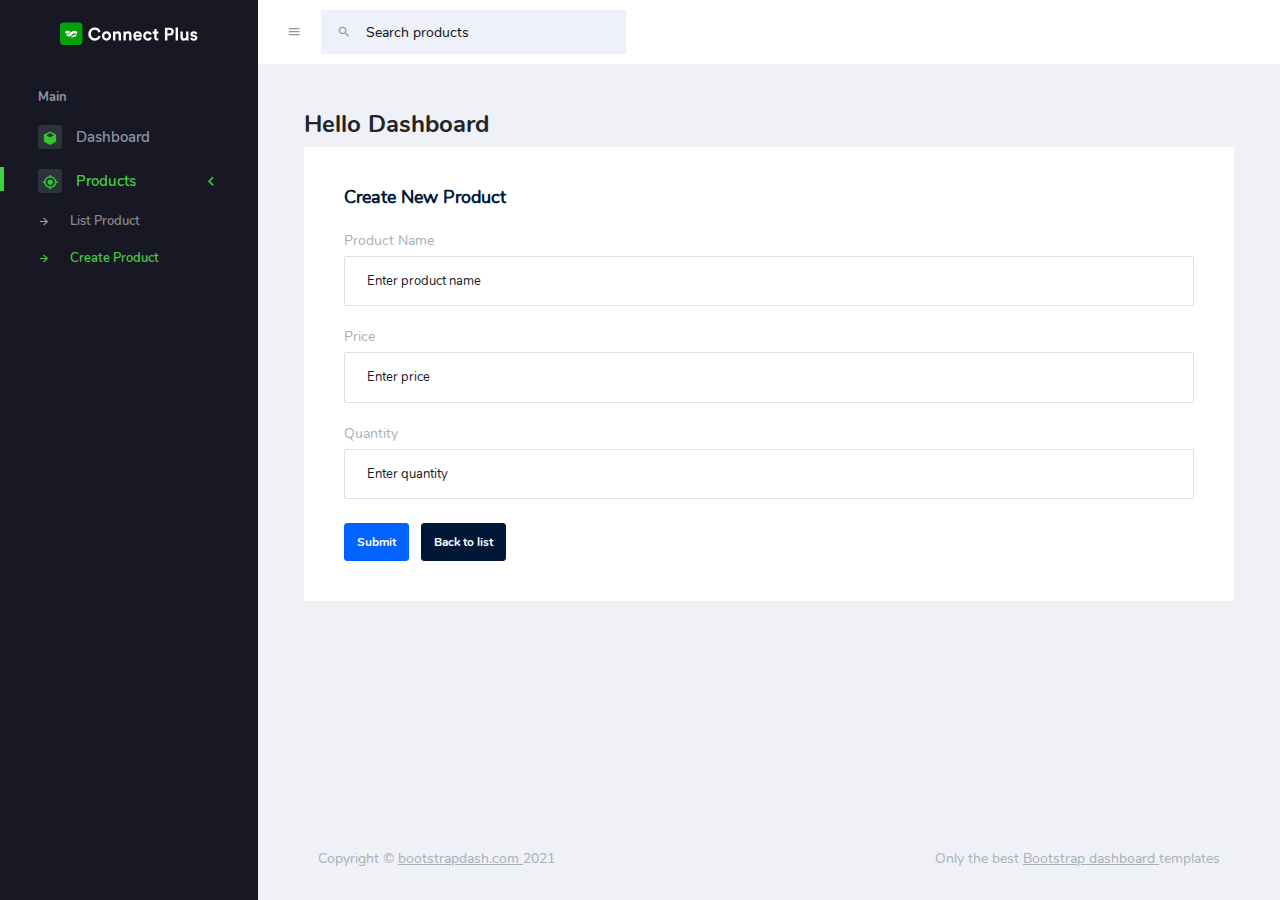
<file: front-end/form.html>
<!DOCTYPE html>
<html lang="en">
  <head>
    <!-- Required meta tags -->
    <meta charset="utf-8" />
    <meta name="viewport" content="width=device-width, initial-scale=1, shrink-to-fit=no" />
    <title>Admin Product</title>
    <!-- plugins:css -->
    <link rel="stylesheet" href="assets/vendors/mdi/css/materialdesignicons.min.css" />
    <link rel="stylesheet" href="assets/vendors/flag-icon-css/css/flag-icon.min.css" />
    <link rel="stylesheet" href="assets/vendors/css/vendor.bundle.base.css" />
    <!-- endinject -->
    <!-- Plugin css for this page -->
    <link rel="stylesheet" href="assets/vendors/font-awesome/css/font-awesome.min.css" />
    <link
      rel="stylesheet"
      href="assets/vendors/bootstrap-datepicker/bootstrap-datepicker.min.css"
    />
    <!-- End plugin css for this page -->
    <!-- inject:css -->
    <!-- endinject -->
    <!-- Layout styles -->
    <link rel="stylesheet" href="assets/css/style.css" />
    <!-- End layout styles -->
    <link rel="shortcut icon" href="assets/images/favicon.png" />
  </head>
  <body>
    <div class="container-scroller">
      <!-- partial:partials/_navbar.html -->
      <nav class="navbar default-layout-navbar col-lg-12 col-12 p-0 fixed-top d-flex flex-row">
        <div
          class="text-center navbar-brand-wrapper d-flex align-items-center justify-content-center"
        >
          <a class="navbar-brand brand-logo" href="index.html"
            ><img src="assets/images/logo.svg" alt="logo"
          /></a>
          <a class="navbar-brand brand-logo-mini" href="index.html"
            ><img src="assets/images/logo-mini.svg" alt="logo"
          /></a>
        </div>
        <div class="navbar-menu-wrapper d-flex align-items-stretch">
          <button
            class="navbar-toggler navbar-toggler align-self-center"
            type="button"
            data-toggle="minimize"
          >
            <span class="mdi mdi-menu"></span>
          </button>
          <div class="search-field d-none d-xl-block">
            <form class="d-flex align-items-center h-100" action="#">
              <div class="input-group">
                <div class="input-group-prepend bg-transparent">
                  <i class="input-group-text border-0 mdi mdi-magnify"></i>
                </div>
                <input
                  type="text"
                  class="form-control bg-transparent border-0"
                  placeholder="Search products"
                />
              </div>
            </form>
          </div>
        </div>
      </nav>
      <!-- partial -->
      <div class="container-fluid page-body-wrapper">
        <!-- partial:partials/_sidebar.html -->
        <nav class="sidebar sidebar-offcanvas" id="sidebar">
          <ul class="nav">
            <li class="nav-item nav-category">Main</li>
            <li class="nav-item">
              <a class="nav-link" href="index.html">
                <span class="icon-bg"><i class="mdi mdi-cube menu-icon"></i></span>
                <span class="menu-title">Dashboard</span>
              </a>
            </li>
            <li class="nav-item">
              <a
                class="nav-link"
                data-bs-toggle="collapse"
                href="#ui-basic"
                aria-expanded="false"
                aria-controls="ui-basic"
              >
                <span class="icon-bg"><i class="mdi mdi-crosshairs-gps menu-icon"></i></span>
                <span class="menu-title">Products</span>
                <i class="menu-arrow"></i>
              </a>
              <div class="collapse" id="ui-basic">
                <ul class="nav flex-column sub-menu">
                  <li class="nav-item"><a class="nav-link" href="list.html">List Product</a></li>
                  <li class="nav-item"><a class="nav-link" href="form.html">Create Product</a></li>
                </ul>
              </div>
            </li>
          </ul>
        </nav>
        <!-- partial -->
        <div class="main-panel">
          <div class="content-wrapper">
            <div class="d-xl-flex justify-content-between align-items-start">
              <h2 class="text-dark font-weight-bold mb-2">Hello Dashboard</h2>
            </div>
            <div class="row">
              <div class="col-md-12 grid-margin stretch-card">
                <div class="card">
                  <div class="card-body">
                    <h4 class="card-title">Create new Product</h4>
                    <form class="forms-sample" name="register-form">
                      <div class="form-group">
                        <label>Product Name</label>
                        <input
                          type="text"
                          class="form-control"
                          name="name"
                          placeholder="Enter product name"
                          required
                        />
                      </div>
                      <div class="form-group">
                        <label>Price</label>
                        <input
                          type="text"
                          class="form-control"
                          name="price"
                          placeholder="Enter price"
                          required
                        />
                      </div>
                      <div class="form-group">
                        <label>Quantity</label>
                        <input
                          type="text"
                          class="form-control"
                          name="quantity"
                          placeholder="Enter quantity"
                          required
                        />
                      </div>
                      <button name="btn-submit" type="submit" class="btn btn-primary me-2">
                        Submit
                      </button>
                      <a href="list.html" class="btn btn-dark">Back to list</a>
                    </form>
                  </div>
                </div>
              </div>
            </div>
          </div>
          <!-- content-wrapper ends -->
          <!-- partial:partials/_footer.html -->
          <footer class="footer">
            <div class="footer-inner-wraper">
              <div class="d-sm-flex justify-content-center justify-content-sm-between py-2">
                <span class="text-muted text-center text-sm-left d-block d-sm-inline-block"
                  >Copyright ©
                  <a href="https://www.bootstrapdash.com/" target="_blank">bootstrapdash.com </a
                  >2021</span
                >
                <span class="float-none float-sm-right d-block mt-1 mt-sm-0 text-center"
                  >Only the best
                  <a href="https://www.bootstrapdash.com/" target="_blank"> Bootstrap dashboard </a>
                  templates</span
                >
              </div>
            </div>
          </footer>
          <!-- partial -->
        </div>
        <!-- main-panel ends -->
      </div>
      <!-- page-body-wrapper ends -->
    </div>
    <!-- container-scroller -->

    <!-- plugins:js -->
    <script src="assets/vendors/js/vendor.bundle.base.js"></script>
    <!-- endinject -->
    <!-- Plugin js for this page -->
    <script src="assets/vendors/chart.js/Chart.min.js"></script>
    <script src="assets/vendors/jquery-circle-progress/js/circle-progress.min.js"></script>
    <script src="assets/js/jquery.cookie.js" type="text/javascript"></script>
    <!-- End plugin js for this page -->
    <!-- inject:js -->
    <script src="assets/js/off-canvas.js"></script>
    <script src="assets/js/hoverable-collapse.js"></script>
    <script src="assets/js/misc.js"></script>
    <!-- endinject -->
    <!-- Custom js for this page -->
    <script src="assets/js/dashboard.js"></script>
    <!-- End custom js for this page -->
    <script>
      document.addEventListener("DOMContentLoaded", function () {
        handleSubmit();
      });
      function handleSubmit() {
        var btnSubmit = document.forms["register-form"]["btn-submit"];
        var txtProductName = document.forms["register-form"]["name"];
        var txtPrice = document.forms["register-form"]["price"];
        var txtQuantity = document.forms["register-form"]["quantity"];
        if (btnSubmit) {
          btnSubmit.onclick = function (event) {
            event.preventDefault();
            const name = txtProductName.value;
            const price = txtPrice.value;
            const quantity = txtQuantity.value;
            const obj = {
              name: name,
              price: price,
              quantity: quantity,
            };
            var dataToSend = JSON.stringify(obj);
            var xmlHttpRequest = new XMLHttpRequest();
            xmlHttpRequest.onreadystatechange = function () {
              if (xmlHttpRequest.readyState == 4 && xmlHttpRequest.status == 200) {
                alert("Create new success!");
                window.location.href = "list.html";
              }
            };
            xmlHttpRequest.open("POST", "http://localhost:8083/api/v1/products", false);
            xmlHttpRequest.setRequestHeader("Content-Type", "application/json");
            xmlHttpRequest.send(dataToSend);
          };
        }
      }
    </script>
  </body>
</html>
</file>
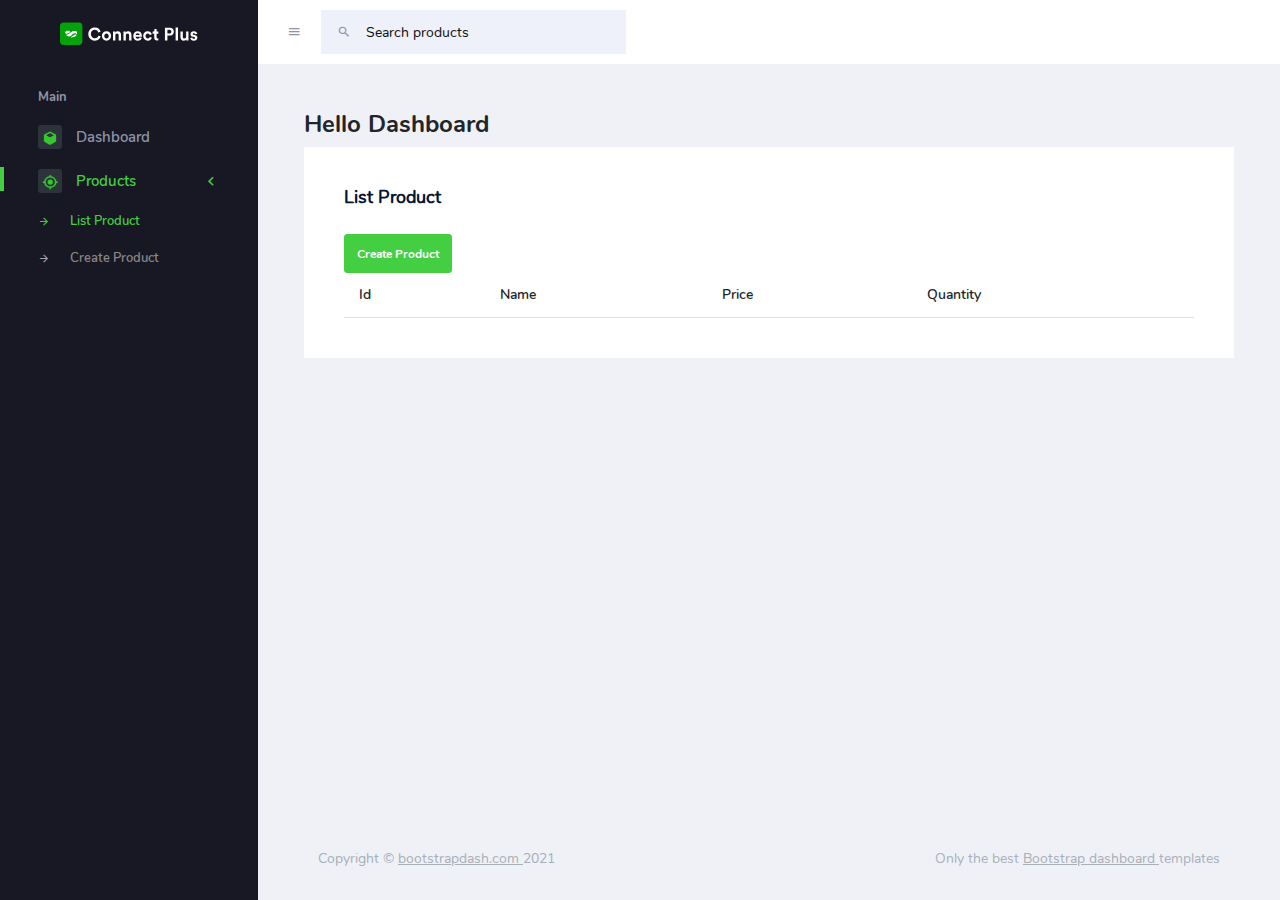
<file: front-end/list.html>
<!DOCTYPE html>
<html lang="en">
  <head>
    <!-- Required meta tags -->
    <meta charset="utf-8" />
    <meta name="viewport" content="width=device-width, initial-scale=1, shrink-to-fit=no" />
    <title>Admin Product</title>
    <!-- plugins:css -->
    <link rel="stylesheet" href="assets/vendors/mdi/css/materialdesignicons.min.css" />
    <link rel="stylesheet" href="assets/vendors/flag-icon-css/css/flag-icon.min.css" />
    <link rel="stylesheet" href="assets/vendors/css/vendor.bundle.base.css" />
    <!-- endinject -->
    <!-- Plugin css for this page -->
    <link rel="stylesheet" href="assets/vendors/font-awesome/css/font-awesome.min.css" />
    <link
      rel="stylesheet"
      href="assets/vendors/bootstrap-datepicker/bootstrap-datepicker.min.css"
    />
    <!-- End plugin css for this page -->
    <!-- inject:css -->
    <!-- endinject -->
    <!-- Layout styles -->
    <link rel="stylesheet" href="assets/css/style.css" />
    <!-- End layout styles -->
    <link rel="shortcut icon" href="assets/images/favicon.png" />
  </head>
  <body>
    <div class="container-scroller">
      <!-- partial:partials/_navbar.html -->
      <nav class="navbar default-layout-navbar col-lg-12 col-12 p-0 fixed-top d-flex flex-row">
        <div
          class="text-center navbar-brand-wrapper d-flex align-items-center justify-content-center"
        >
          <a class="navbar-brand brand-logo" href="index.html"
            ><img src="assets/images/logo.svg" alt="logo"
          /></a>
          <a class="navbar-brand brand-logo-mini" href="index.html"
            ><img src="assets/images/logo-mini.svg" alt="logo"
          /></a>
        </div>
        <div class="navbar-menu-wrapper d-flex align-items-stretch">
          <button
            class="navbar-toggler navbar-toggler align-self-center"
            type="button"
            data-toggle="minimize"
          >
            <span class="mdi mdi-menu"></span>
          </button>
          <div class="search-field d-none d-xl-block">
            <form class="d-flex align-items-center h-100" action="#">
              <div class="input-group">
                <div class="input-group-prepend bg-transparent">
                  <i class="input-group-text border-0 mdi mdi-magnify"></i>
                </div>
                <input
                  type="text"
                  class="form-control bg-transparent border-0"
                  placeholder="Search products"
                />
              </div>
            </form>
          </div>
        </div>
      </nav>
      <!-- partial -->
      <div class="container-fluid page-body-wrapper">
        <!-- partial:partials/_sidebar.html -->
        <nav class="sidebar sidebar-offcanvas" id="sidebar">
          <ul class="nav">
            <li class="nav-item nav-category">Main</li>
            <li class="nav-item">
              <a class="nav-link" href="index.html">
                <span class="icon-bg"><i class="mdi mdi-cube menu-icon"></i></span>
                <span class="menu-title">Dashboard</span>
              </a>
            </li>
            <li class="nav-item">
              <a
                class="nav-link"
                data-bs-toggle="collapse"
                href="#ui-basic"
                aria-expanded="false"
                aria-controls="ui-basic"
              >
                <span class="icon-bg"><i class="mdi mdi-crosshairs-gps menu-icon"></i></span>
                <span class="menu-title">Products</span>
                <i class="menu-arrow"></i>
              </a>
              <div class="collapse" id="ui-basic">
                <ul class="nav flex-column sub-menu">
                  <li class="nav-item"><a class="nav-link" href="list.html">List Product</a></li>
                  <li class="nav-item"><a class="nav-link" href="form.html">Create Product</a></li>
                </ul>
              </div>
            </li>
          </ul>
        </nav>

        <!-- partial -->
        <div class="main-panel">
          <div class="content-wrapper">
            <div class="d-xl-flex justify-content-between align-items-start">
              <h2 class="text-dark font-weight-bold mb-2">Hello Dashboard</h2>
            </div>
            <div class="row">
              <div class="col-lg-12 grid-margin stretch-card">
                <div class="card">
                  <div class="card-body">
                    <h4 class="card-title">List Product</h4>
                    <a href="form.html" class="btn btn-success">Create Product</a>
                    <table class="table table-hover">
                      <thead>
                        <tr>
                          <th>Id</th>
                          <th>Name</th>
                          <th>Price</th>
                          <th>Quantity</th>
                        </tr>
                      </thead>
                      <tbody id="main-content">
                        <tr></tr>
                      </tbody>
                    </table>
                  </div>
                </div>
              </div>
            </div>
          </div>
          <!-- content-wrapper ends -->
          <!-- partial:partials/_footer.html -->
          <footer class="footer">
            <div class="footer-inner-wraper">
              <div class="d-sm-flex justify-content-center justify-content-sm-between py-2">
                <span class="text-muted text-center text-sm-left d-block d-sm-inline-block"
                  >Copyright ©
                  <a href="https://www.bootstrapdash.com/" target="_blank">bootstrapdash.com </a
                  >2021</span
                >
                <span class="float-none float-sm-right d-block mt-1 mt-sm-0 text-center"
                  >Only the best
                  <a href="https://www.bootstrapdash.com/" target="_blank"> Bootstrap dashboard </a>
                  templates</span
                >
              </div>
            </div>
          </footer>
          <!-- partial -->
        </div>
        <!-- main-panel ends -->
      </div>
      <!-- page-body-wrapper ends -->
    </div>
    <!-- container-scroller -->

    <!-- plugins:js -->
    <script src="assets/vendors/js/vendor.bundle.base.js"></script>
    <!-- endinject -->
    <!-- Plugin js for this page -->
    <script src="assets/vendors/chart.js/Chart.min.js"></script>
    <script src="assets/vendors/jquery-circle-progress/js/circle-progress.min.js"></script>
    <script src="assets/js/jquery.cookie.js" type="text/javascript"></script>
    <!-- End plugin js for this page -->
    <!-- inject:js -->
    <script src="assets/js/off-canvas.js"></script>
    <script src="assets/js/hoverable-collapse.js"></script>
    <script src="assets/js/misc.js"></script>
    <!-- endinject -->
    <!-- Custom js for this page -->
    <script src="assets/js/dashboard.js"></script>
    <!-- End custom js for this page -->

    <script>
      document.addEventListener("DOMContentLoaded", function () {
        loadData();
      });
      function loadData() {
        var xmlHttpRequest = new XMLHttpRequest();
        xmlHttpRequest.onreadystatechange = function () {
          if (xmlHttpRequest.readyState == 4 && xmlHttpRequest.status == 200) {
            var contentText = "";
            var jsonResult = JSON.parse(xmlHttpRequest.responseText);
            for (let i = 0; i < jsonResult.length; i++) {
              const element = jsonResult[i];
              contentText += `<tr>
                           <td>${element.id}</td>
                           <td>${element.name}</td>
                           <td>$ ${element.price}</td>
                           <td>${element.quantity}</td>
                          </tr>`;
            }
            var listProduct = document.getElementById("main-content");
            if (listProduct !== undefined) {
              listProduct.innerHTML = contentText;
            }
          }
        };
        xmlHttpRequest.open("GET", "http://localhost:8083/api/v1/products", false);
        xmlHttpRequest.send();
      }
    </script>
  </body>
</html>
</file>
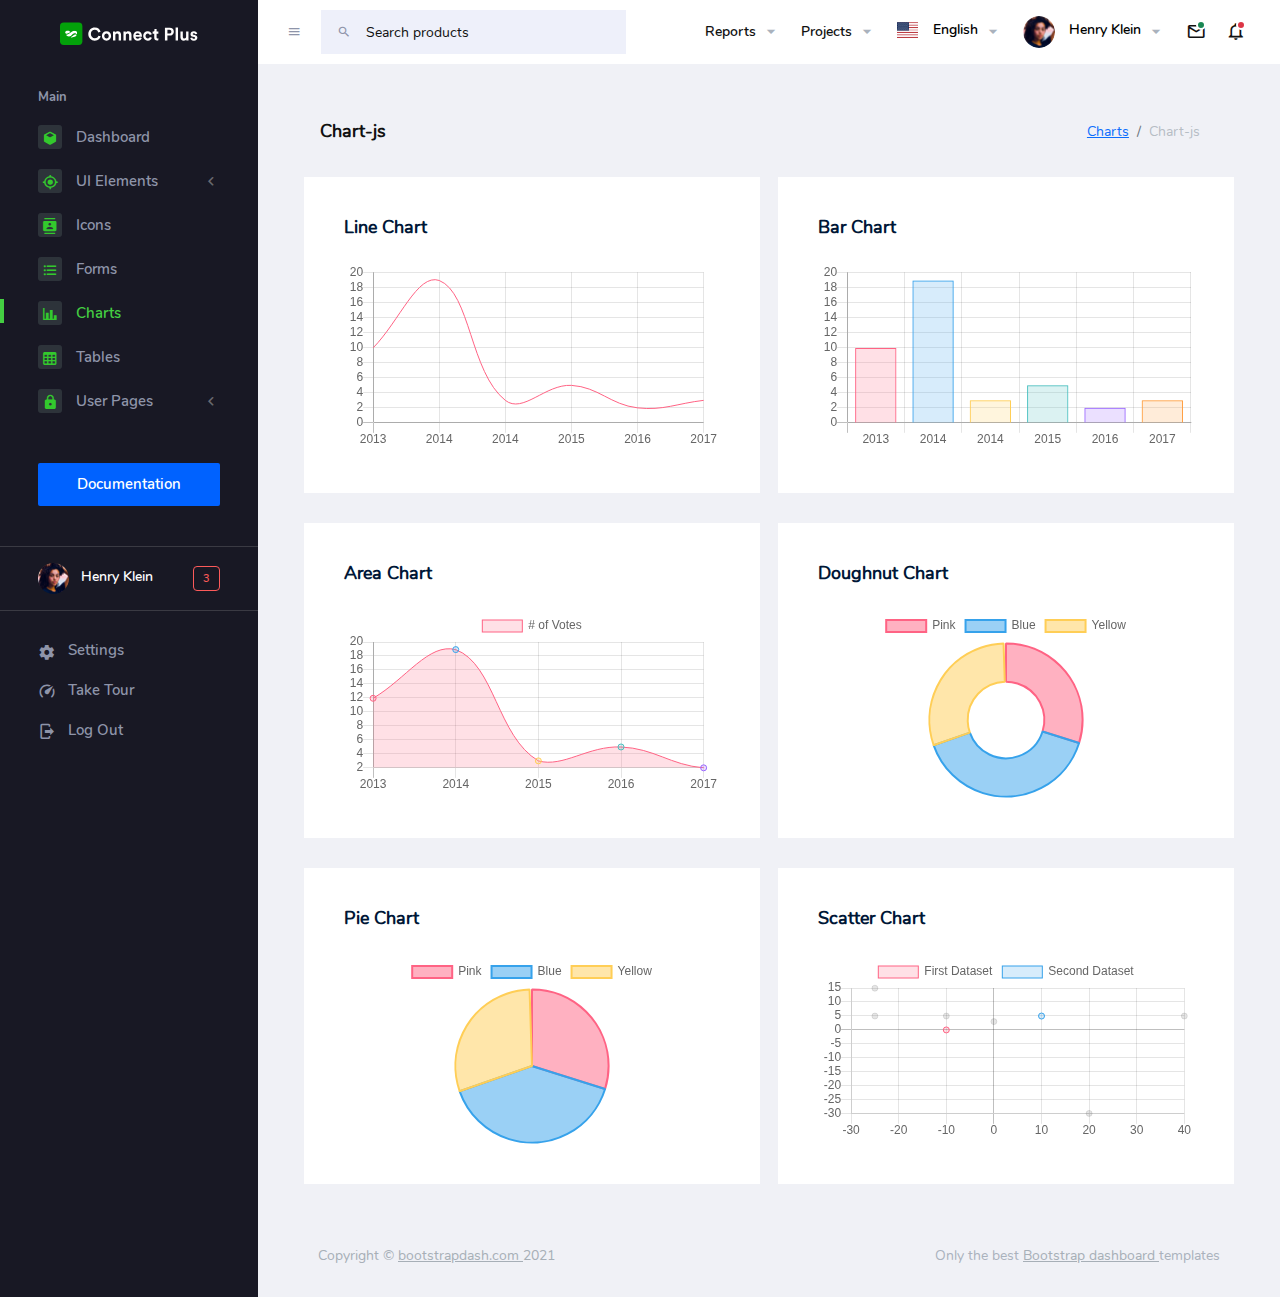
<file: front-end/pages/charts/chartjs.html>
<!DOCTYPE html>
<html lang="en">
  <head>
    <!-- Required meta tags -->
    <meta charset="utf-8">
    <meta name="viewport" content="width=device-width, initial-scale=1, shrink-to-fit=no">
    <title>Connect Plus</title>
    <!-- plugins:css -->
    <link rel="stylesheet" href="../../assets/vendors/mdi/css/materialdesignicons.min.css">
    <link rel="stylesheet" href="../../assets/vendors/flag-icon-css/css/flag-icon.min.css">
    <link rel="stylesheet" href="../../assets/vendors/css/vendor.bundle.base.css">
    <!-- endinject -->
    <!-- Plugin css for this page -->
    <!-- End Plugin css for this page -->
    <!-- inject:css -->
    <!-- endinject -->
    <!-- Layout styles -->
    <link rel="stylesheet" href="../../assets/css/style.css">
    <!-- End layout styles -->
    <link rel="shortcut icon" href="../../assets/images/favicon.png" />
  </head>
  <body>
    <div class="container-scroller">
      <!-- partial:../../partials/_navbar.html -->
      <nav class="navbar default-layout-navbar col-lg-12 col-12 p-0 fixed-top d-flex flex-row">
        <div class="text-center navbar-brand-wrapper d-flex align-items-center justify-content-center">
          <a class="navbar-brand brand-logo" href="../../index.html"><img src="../../assets/images/logo.svg" alt="logo" /></a>
          <a class="navbar-brand brand-logo-mini" href="../../index.html"><img src="../../assets/images/logo-mini.svg" alt="logo" /></a>
        </div>
        <div class="navbar-menu-wrapper d-flex align-items-stretch">
          <button class="navbar-toggler navbar-toggler align-self-center" type="button" data-toggle="minimize">
            <span class="mdi mdi-menu"></span>
          </button>
          <div class="search-field d-none d-xl-block">
            <form class="d-flex align-items-center h-100" action="#">
              <div class="input-group">
                <div class="input-group-prepend bg-transparent">
                  <i class="input-group-text border-0 mdi mdi-magnify"></i>
                </div>
                <input type="text" class="form-control bg-transparent border-0" placeholder="Search products">
              </div>
            </form>
          </div>
          <ul class="navbar-nav navbar-nav-right">
            <li class="nav-item  dropdown d-none d-md-block">
              <a class="nav-link dropdown-toggle" id="reportDropdown" href="#" data-bs-toggle="dropdown" aria-expanded="false"> Reports </a>
              <div class="dropdown-menu navbar-dropdown" aria-labelledby="reportDropdown">
                <a class="dropdown-item" href="#">
                  <i class="mdi mdi-file-pdf me-2"></i>PDF </a>
                <div class="dropdown-divider"></div>
                <a class="dropdown-item" href="#">
                  <i class="mdi mdi-file-excel me-2"></i>Excel </a>
                <div class="dropdown-divider"></div>
                <a class="dropdown-item" href="#">
                  <i class="mdi mdi-file-word me-2"></i>doc </a>
              </div>
            </li>
            <li class="nav-item  dropdown d-none d-md-block">
              <a class="nav-link dropdown-toggle" id="projectDropdown" href="#" data-bs-toggle="dropdown" aria-expanded="false"> Projects </a>
              <div class="dropdown-menu navbar-dropdown" aria-labelledby="projectDropdown">
                <a class="dropdown-item" href="#">
                  <i class="mdi mdi-eye-outline me-2"></i>View Project </a>
                <div class="dropdown-divider"></div>
                <a class="dropdown-item" href="#">
                  <i class="mdi mdi-pencil-outline me-2"></i>Edit Project </a>
              </div>
            </li>
            <li class="nav-item nav-language dropdown d-none d-md-block">
              <a class="nav-link dropdown-toggle" id="languageDropdown" href="#" data-bs-toggle="dropdown" aria-expanded="false">
                <div class="nav-language-icon">
                  <i class="flag-icon flag-icon-us" title="us" id="us"></i>
                </div>
                <div class="nav-language-text">
                  <p class="mb-1 text-black">English</p>
                </div>
              </a>
              <div class="dropdown-menu navbar-dropdown" aria-labelledby="languageDropdown">
                <a class="dropdown-item" href="#">
                  <div class="nav-language-icon me-2">
                    <i class="flag-icon flag-icon-ae" title="ae" id="ae"></i>
                  </div>
                  <div class="nav-language-text">
                    <p class="mb-1 text-black">Arabic</p>
                  </div>
                </a>
                <div class="dropdown-divider"></div>
                <a class="dropdown-item" href="#">
                  <div class="nav-language-icon me-2">
                    <i class="flag-icon flag-icon-gb" title="GB" id="gb"></i>
                  </div>
                  <div class="nav-language-text">
                    <p class="mb-1 text-black">English</p>
                  </div>
                </a>
              </div>
            </li>
            <li class="nav-item nav-profile dropdown">
              <a class="nav-link dropdown-toggle" id="profileDropdown" href="#" data-bs-toggle="dropdown" aria-expanded="false">
                <div class="nav-profile-img">
                  <img src="../../assets/images/faces/face28.png" alt="image">
                </div>
                <div class="nav-profile-text">
                  <p class="mb-1 text-black">Henry Klein</p>
                </div>
              </a>
              <div class="dropdown-menu navbar-dropdown dropdown-menu-right p-0 border-0 font-size-sm" aria-labelledby="profileDropdown" data-x-placement="bottom-end">
                <div class="p-3 text-center bg-primary">
                  <img class="img-avatar img-avatar48 img-avatar-thumb" src="../../assets/images/faces/face28.png" alt="">
                </div>
                <div class="p-2">
                  <h5 class="dropdown-header text-uppercase ps-2 text-dark">User Options</h5>
                  <a class="dropdown-item py-1 d-flex align-items-center justify-content-between" href="#">
                    <span>Inbox</span>
                    <span class="p-0">
                      <span class="badge badge-primary">3</span>
                      <i class="mdi mdi-email-open-outline ms-1"></i>
                    </span>
                  </a>
                  <a class="dropdown-item py-1 d-flex align-items-center justify-content-between" href="#">
                    <span>Profile</span>
                    <span class="p-0">
                      <span class="badge badge-success">1</span>
                      <i class="mdi mdi-account-outline ms-1"></i>
                    </span>
                  </a>
                  <a class="dropdown-item py-1 d-flex align-items-center justify-content-between" href="javascript:void(0)">
                    <span>Settings</span>
                    <i class="mdi mdi-settings"></i>
                  </a>
                  <div role="separator" class="dropdown-divider"></div>
                  <h5 class="dropdown-header text-uppercase  ps-2 text-dark mt-2">Actions</h5>
                  <a class="dropdown-item py-1 d-flex align-items-center justify-content-between" href="#">
                    <span>Lock Account</span>
                    <i class="mdi mdi-lock ms-1"></i>
                  </a>
                  <a class="dropdown-item py-1 d-flex align-items-center justify-content-between" href="#">
                    <span>Log Out</span>
                    <i class="mdi mdi-logout ms-1"></i>
                  </a>
                </div>
              </div>
            </li>
            <li class="nav-item dropdown">
              <a class="nav-link count-indicator dropdown-toggle" id="messageDropdown" href="#" data-bs-toggle="dropdown" aria-expanded="false">
                <i class="mdi mdi-email-outline"></i>
                <span class="count-symbol bg-success"></span>
              </a>
              <div class="dropdown-menu dropdown-menu-end navbar-dropdown preview-list" aria-labelledby="messageDropdown">
                <h6 class="p-3 mb-0 bg-primary text-white py-4">Messages</h6>
                <div class="dropdown-divider"></div>
                <a class="dropdown-item preview-item">
                  <div class="preview-thumbnail">
                    <img src="../../assets/images/faces/face4.jpg" alt="image" class="profile-pic">
                  </div>
                  <div class="preview-item-content d-flex align-items-start flex-column justify-content-center">
                    <h6 class="preview-subject ellipsis mb-1 font-weight-normal">Mark send you a message</h6>
                    <p class="text-gray mb-0"> 1 Minutes ago </p>
                  </div>
                </a>
                <div class="dropdown-divider"></div>
                <a class="dropdown-item preview-item">
                  <div class="preview-thumbnail">
                    <img src="../../assets/images/faces/face2.jpg" alt="image" class="profile-pic">
                  </div>
                  <div class="preview-item-content d-flex align-items-start flex-column justify-content-center">
                    <h6 class="preview-subject ellipsis mb-1 font-weight-normal">Cregh send you a message</h6>
                    <p class="text-gray mb-0"> 15 Minutes ago </p>
                  </div>
                </a>
                <div class="dropdown-divider"></div>
                <a class="dropdown-item preview-item">
                  <div class="preview-thumbnail">
                    <img src="../../assets/images/faces/face3.jpg" alt="image" class="profile-pic">
                  </div>
                  <div class="preview-item-content d-flex align-items-start flex-column justify-content-center">
                    <h6 class="preview-subject ellipsis mb-1 font-weight-normal">Profile picture updated</h6>
                    <p class="text-gray mb-0"> 18 Minutes ago </p>
                  </div>
                </a>
                <div class="dropdown-divider"></div>
                <h6 class="p-3 mb-0 text-center">4 new messages</h6>
              </div>
            </li>
            <li class="nav-item dropdown">
              <a class="nav-link count-indicator dropdown-toggle" id="notificationDropdown" href="#" data-bs-toggle="dropdown">
                <i class="mdi mdi-bell-outline"></i>
                <span class="count-symbol bg-danger"></span>
              </a>
              <div class="dropdown-menu dropdown-menu-end navbar-dropdown preview-list" aria-labelledby="notificationDropdown">
                <h6 class="p-3 mb-0 bg-primary text-white py-4">Notifications</h6>
                <div class="dropdown-divider"></div>
                <a class="dropdown-item preview-item">
                  <div class="preview-thumbnail">
                    <div class="preview-icon bg-success">
                      <i class="mdi mdi-calendar"></i>
                    </div>
                  </div>
                  <div class="preview-item-content d-flex align-items-start flex-column justify-content-center">
                    <h6 class="preview-subject font-weight-normal mb-1">Event today</h6>
                    <p class="text-gray ellipsis mb-0"> Just a reminder that you have an event today </p>
                  </div>
                </a>
                <div class="dropdown-divider"></div>
                <a class="dropdown-item preview-item">
                  <div class="preview-thumbnail">
                    <div class="preview-icon bg-warning">
                      <i class="mdi mdi-settings"></i>
                    </div>
                  </div>
                  <div class="preview-item-content d-flex align-items-start flex-column justify-content-center">
                    <h6 class="preview-subject font-weight-normal mb-1">Settings</h6>
                    <p class="text-gray ellipsis mb-0"> Update dashboard </p>
                  </div>
                </a>
                <div class="dropdown-divider"></div>
                <a class="dropdown-item preview-item">
                  <div class="preview-thumbnail">
                    <div class="preview-icon bg-info">
                      <i class="mdi mdi-link-variant"></i>
                    </div>
                  </div>
                  <div class="preview-item-content d-flex align-items-start flex-column justify-content-center">
                    <h6 class="preview-subject font-weight-normal mb-1">Launch Admin</h6>
                    <p class="text-gray ellipsis mb-0"> New admin wow! </p>
                  </div>
                </a>
                <div class="dropdown-divider"></div>
                <h6 class="p-3 mb-0 text-center">See all notifications</h6>
              </div>
            </li>
          </ul>
          <button class="navbar-toggler navbar-toggler-right d-lg-none align-self-center" type="button" data-toggle="offcanvas">
            <span class="mdi mdi-menu"></span>
          </button>
        </div>
      </nav>
      <!-- partial -->
      <div class="container-fluid page-body-wrapper">
        <!-- partial:../../partials/_sidebar.html -->
        <nav class="sidebar sidebar-offcanvas" id="sidebar">
          <ul class="nav">
            <li class="nav-item nav-category">Main</li>
            <li class="nav-item">
              <a class="nav-link" href="../../index.html">
                <span class="icon-bg"><i class="mdi mdi-cube menu-icon"></i></span>
                <span class="menu-title">Dashboard</span>
              </a>
            </li>
            <li class="nav-item">
              <a class="nav-link" data-bs-toggle="collapse" href="#ui-basic" aria-expanded="false" aria-controls="ui-basic">
                <span class="icon-bg"><i class="mdi mdi-crosshairs-gps menu-icon"></i></span>
                <span class="menu-title">UI Elements</span>
                <i class="menu-arrow"></i>
              </a>
              <div class="collapse" id="ui-basic">
                <ul class="nav flex-column sub-menu">
                  <li class="nav-item"> <a class="nav-link" href="../../pages/ui-features/buttons.html">Buttons</a></li>
                  <li class="nav-item"> <a class="nav-link" href="../../pages/ui-features/dropdowns.html">Dropdowns</a></li>
                  <li class="nav-item"> <a class="nav-link" href="../../pages/ui-features/typography.html">Typography</a></li>
                </ul>
              </div>
            </li>
            <li class="nav-item">
              <a class="nav-link" href="../../pages/icons/mdi.html">
                <span class="icon-bg"><i class="mdi mdi-contacts menu-icon"></i></span>
                <span class="menu-title">Icons</span>
              </a>
            </li>
            <li class="nav-item">
              <a class="nav-link" href="../../pages/forms/basic_elements.html">
                <span class="icon-bg"><i class="mdi mdi-format-list-bulleted menu-icon"></i></span>
                <span class="menu-title">Forms</span>
              </a>
            </li>
            <li class="nav-item">
              <a class="nav-link" href="../../pages/charts/chartjs.html">
                <span class="icon-bg"><i class="mdi mdi-chart-bar menu-icon"></i></span>
                <span class="menu-title">Charts</span>
              </a>
            </li>
            <li class="nav-item">
              <a class="nav-link" href="../../pages/tables/basic-table.html">
                <span class="icon-bg"><i class="mdi mdi-table-large menu-icon"></i></span>
                <span class="menu-title">Tables</span>
              </a>
            </li>
            <li class="nav-item">
              <a class="nav-link" data-bs-toggle="collapse" href="#auth" aria-expanded="false" aria-controls="auth">
                <span class="icon-bg"><i class="mdi mdi-lock menu-icon"></i></span>
                <span class="menu-title">User Pages</span>
                <i class="menu-arrow"></i>
              </a>
              <div class="collapse" id="auth">
                <ul class="nav flex-column sub-menu">
                  <li class="nav-item"> <a class="nav-link" href="../../pages/samples/blank-page.html"> Blank Page </a></li>
                  <li class="nav-item"> <a class="nav-link" href="../../pages/samples/login.html"> Login </a></li>
                  <li class="nav-item"> <a class="nav-link" href="../../pages/samples/register.html"> Register </a></li>
                  <li class="nav-item"> <a class="nav-link" href="../../pages/samples/error-404.html"> 404 </a></li>
                  <li class="nav-item"> <a class="nav-link" href="../../pages/samples/error-500.html"> 500 </a></li>
                </ul>
              </div>
            </li>
            <li class="nav-item documentation-link">
              <a class="nav-link" href="http://www.bootstrapdash.com/demo/connect-plus-free/jquery/documentation/documentation.html" target="_blank">
                <span class="icon-bg">
                  <i class="mdi mdi-file-document-box menu-icon"></i>
                </span>
                <span class="menu-title">Documentation</span>
              </a>
            </li>
            <li class="nav-item sidebar-user-actions">
              <div class="user-details">
                <div class="d-flex justify-content-between align-items-center">
                  <div>
                    <div class="d-flex align-items-center">
                      <div class="sidebar-profile-img">
                        <img src="../../assets/images/faces/face28.png" alt="image">
                      </div>
                      <div class="sidebar-profile-text">
                        <p class="mb-1">Henry Klein</p>
                      </div>
                    </div>
                  </div>
                  <div class="badge badge-danger">3</div>
                </div>
              </div>
            </li>
            <li class="nav-item sidebar-user-actions">
              <div class="sidebar-user-menu">
                <a href="#" class="nav-link"><i class="mdi mdi-settings menu-icon"></i>
                  <span class="menu-title">Settings</span>
                </a>
              </div>
            </li>
            <li class="nav-item sidebar-user-actions">
              <div class="sidebar-user-menu">
                <a href="#" class="nav-link"><i class="mdi mdi-speedometer menu-icon"></i>
                  <span class="menu-title">Take Tour</span></a>
              </div>
            </li>
            <li class="nav-item sidebar-user-actions">
              <div class="sidebar-user-menu">
                <a href="#" class="nav-link"><i class="mdi mdi-logout menu-icon"></i>
                  <span class="menu-title">Log Out</span></a>
              </div>
            </li>
          </ul>
        </nav>
        <!-- partial -->
        <div class="main-panel">
          <div class="content-wrapper">
            <div class="page-header">
              <h3 class="page-title"> Chart-js </h3>
              <nav aria-label="breadcrumb">
                <ol class="breadcrumb">
                  <li class="breadcrumb-item"><a href="#">Charts</a></li>
                  <li class="breadcrumb-item active" aria-current="page">Chart-js</li>
                </ol>
              </nav>
            </div>
            <div class="row">
              <div class="col-lg-6 grid-margin stretch-card">
                <div class="card">
                  <div class="card-body">
                    <h4 class="card-title">Line chart</h4>
                    <canvas id="lineChart" style="height:250px"></canvas>
                  </div>
                </div>
              </div>
              <div class="col-lg-6 grid-margin stretch-card">
                <div class="card">
                  <div class="card-body">
                    <h4 class="card-title">Bar chart</h4>
                    <canvas id="barChart" style="height:230px"></canvas>
                  </div>
                </div>
              </div>
            </div>
            <div class="row">
              <div class="col-lg-6 grid-margin stretch-card">
                <div class="card">
                  <div class="card-body">
                    <h4 class="card-title">Area chart</h4>
                    <canvas id="areaChart" style="height:250px"></canvas>
                  </div>
                </div>
              </div>
              <div class="col-lg-6 grid-margin stretch-card">
                <div class="card">
                  <div class="card-body">
                    <h4 class="card-title">Doughnut chart</h4>
                    <canvas id="doughnutChart" style="height:250px"></canvas>
                  </div>
                </div>
              </div>
            </div>
            <div class="row">
              <div class="col-lg-6 grid-margin stretch-card">
                <div class="card">
                  <div class="card-body">
                    <h4 class="card-title">Pie chart</h4>
                    <canvas id="pieChart" style="height:250px"></canvas>
                  </div>
                </div>
              </div>
              <div class="col-lg-6 grid-margin stretch-card">
                <div class="card">
                  <div class="card-body">
                    <h4 class="card-title">Scatter chart</h4>
                    <canvas id="scatterChart" style="height:250px"></canvas>
                  </div>
                </div>
              </div>
            </div>
          </div>
          <!-- content-wrapper ends -->
          <!-- partial:../../partials/_footer.html -->
          <footer class="footer">
            <div class="footer-inner-wraper">
              <div class="d-sm-flex justify-content-center justify-content-sm-between py-2">
                <span class="text-muted text-center text-sm-left d-block d-sm-inline-block">Copyright © <a href="https://www.bootstrapdash.com/" target="_blank">bootstrapdash.com </a>2021</span>
                <span class="float-none float-sm-right d-block mt-1 mt-sm-0 text-center">Only the best <a href="https://www.bootstrapdash.com/" target="_blank"> Bootstrap dashboard </a> templates</span>
              </div>
            </div>
          </footer>
          <!-- partial -->
        </div>
        <!-- main-panel ends -->
      </div>
      <!-- page-body-wrapper ends -->
    </div>
    <!-- container-scroller -->
    <!-- plugins:js -->
    <script src="../../assets/vendors/js/vendor.bundle.base.js"></script>
    <!-- endinject -->
    <!-- Plugin js for this page -->
    <script src="../../assets/vendors/chart.js/Chart.min.js"></script>
    <!-- End plugin js for this page -->
    <!-- inject:js -->
    <script src="../../assets/js/off-canvas.js"></script>
    <script src="../../assets/js/hoverable-collapse.js"></script>
    <script src="../../assets/js/misc.js"></script>
    <!-- endinject -->
    <!-- Custom js for this page -->
    <script src="../../assets/js/chart.js"></script>
    <!-- End custom js for this page -->
  </body>
</html>
</file>
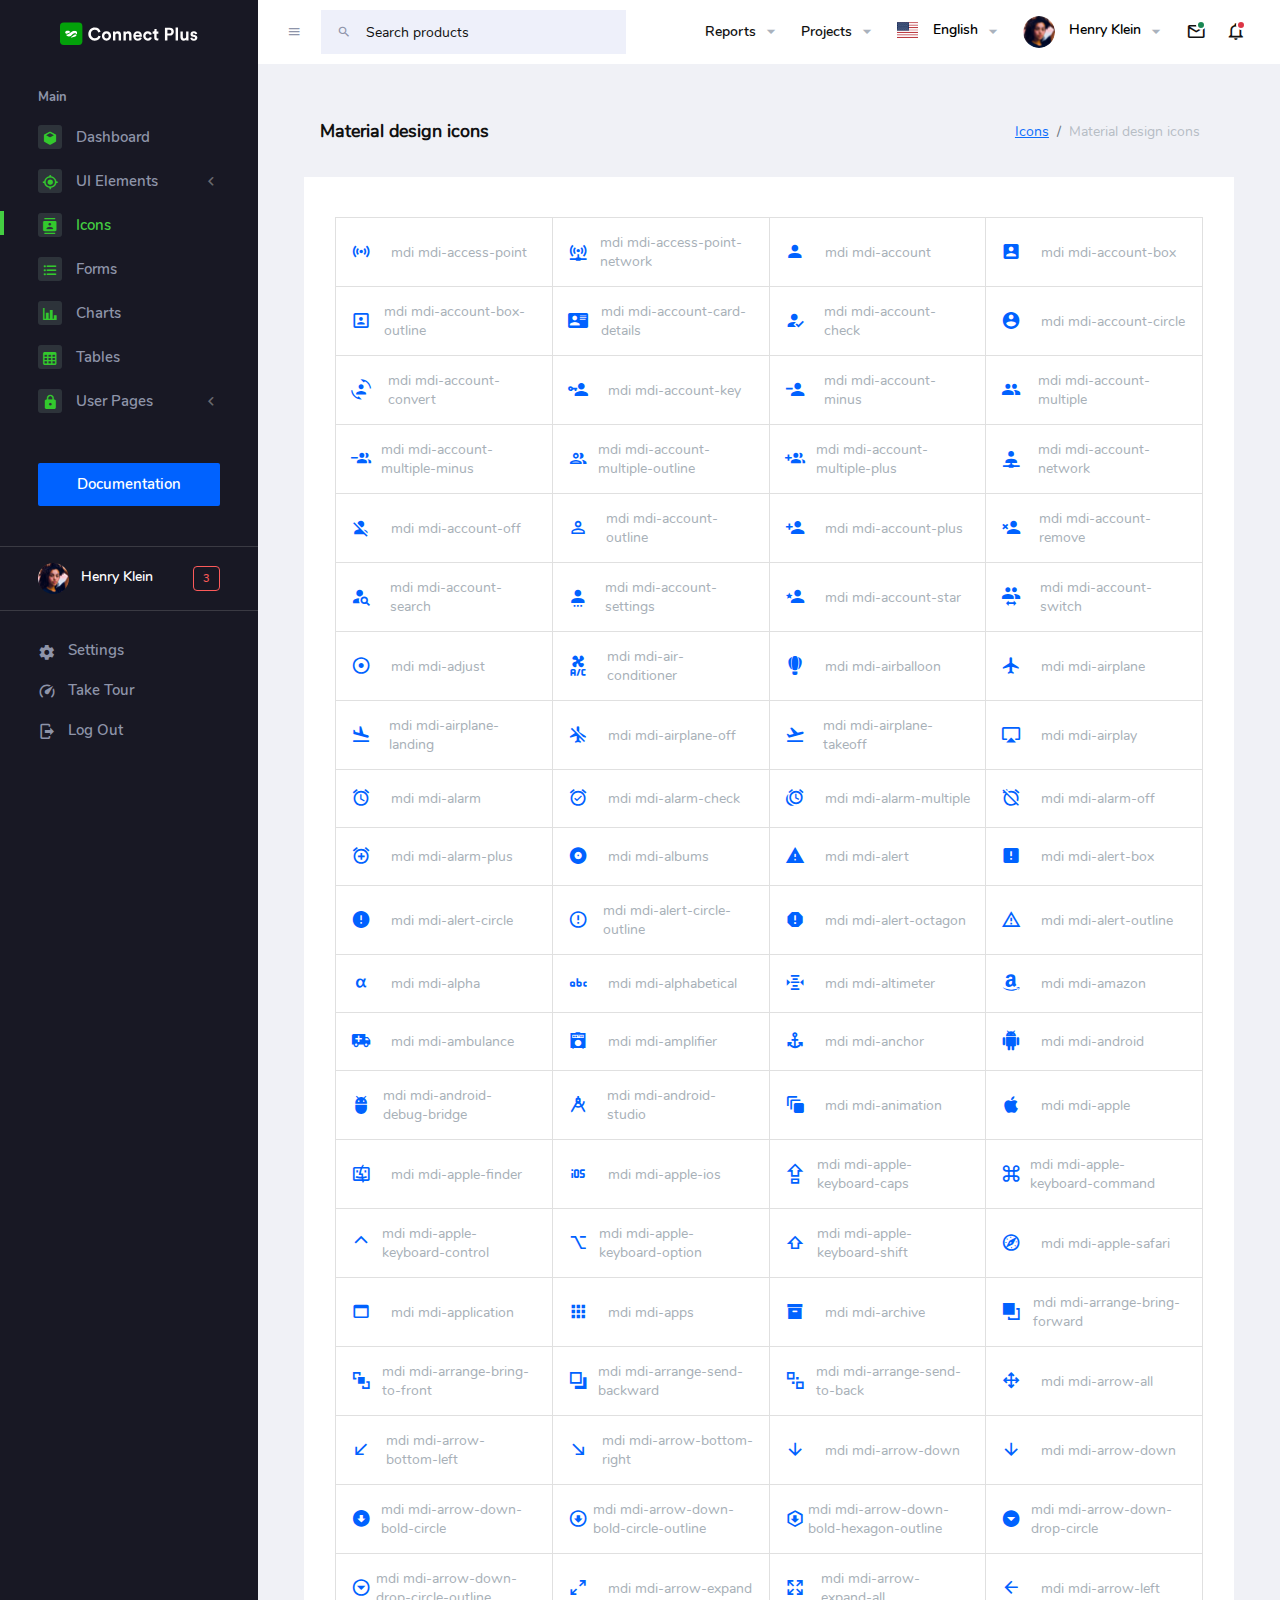
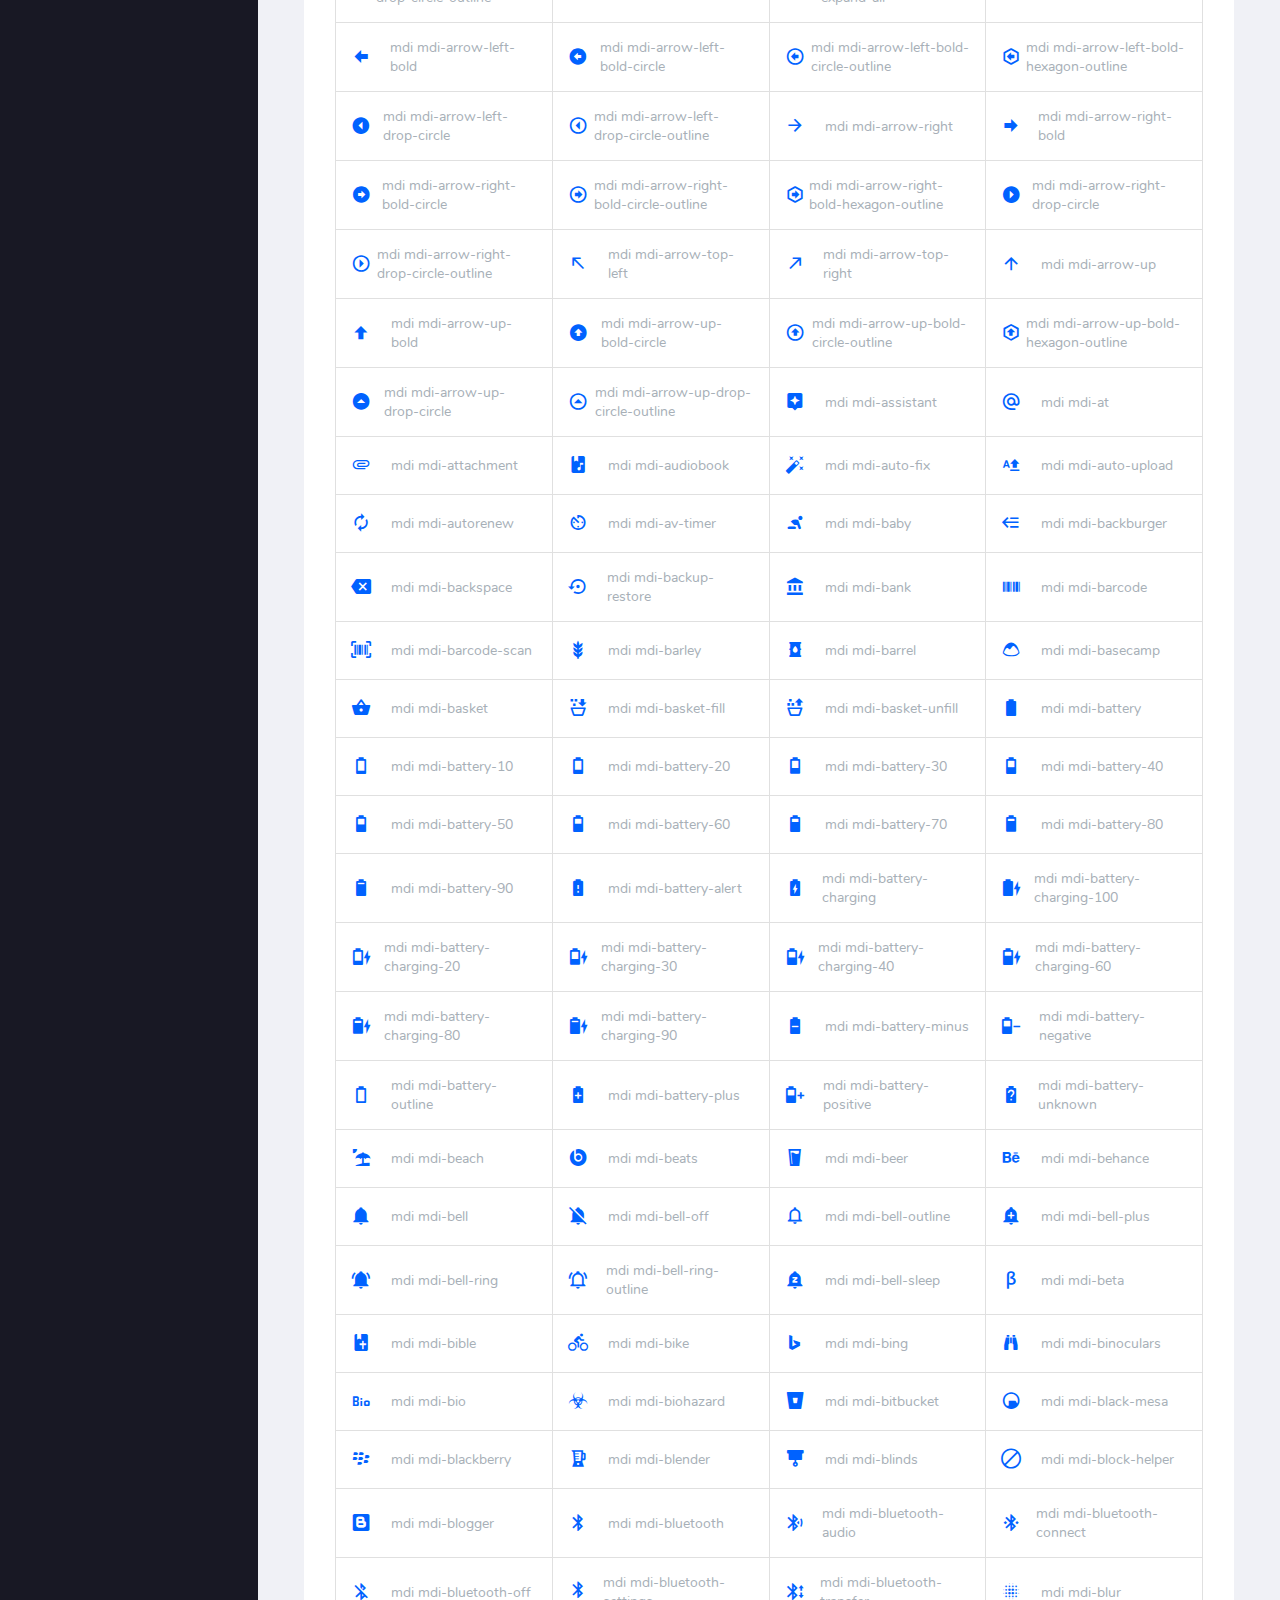
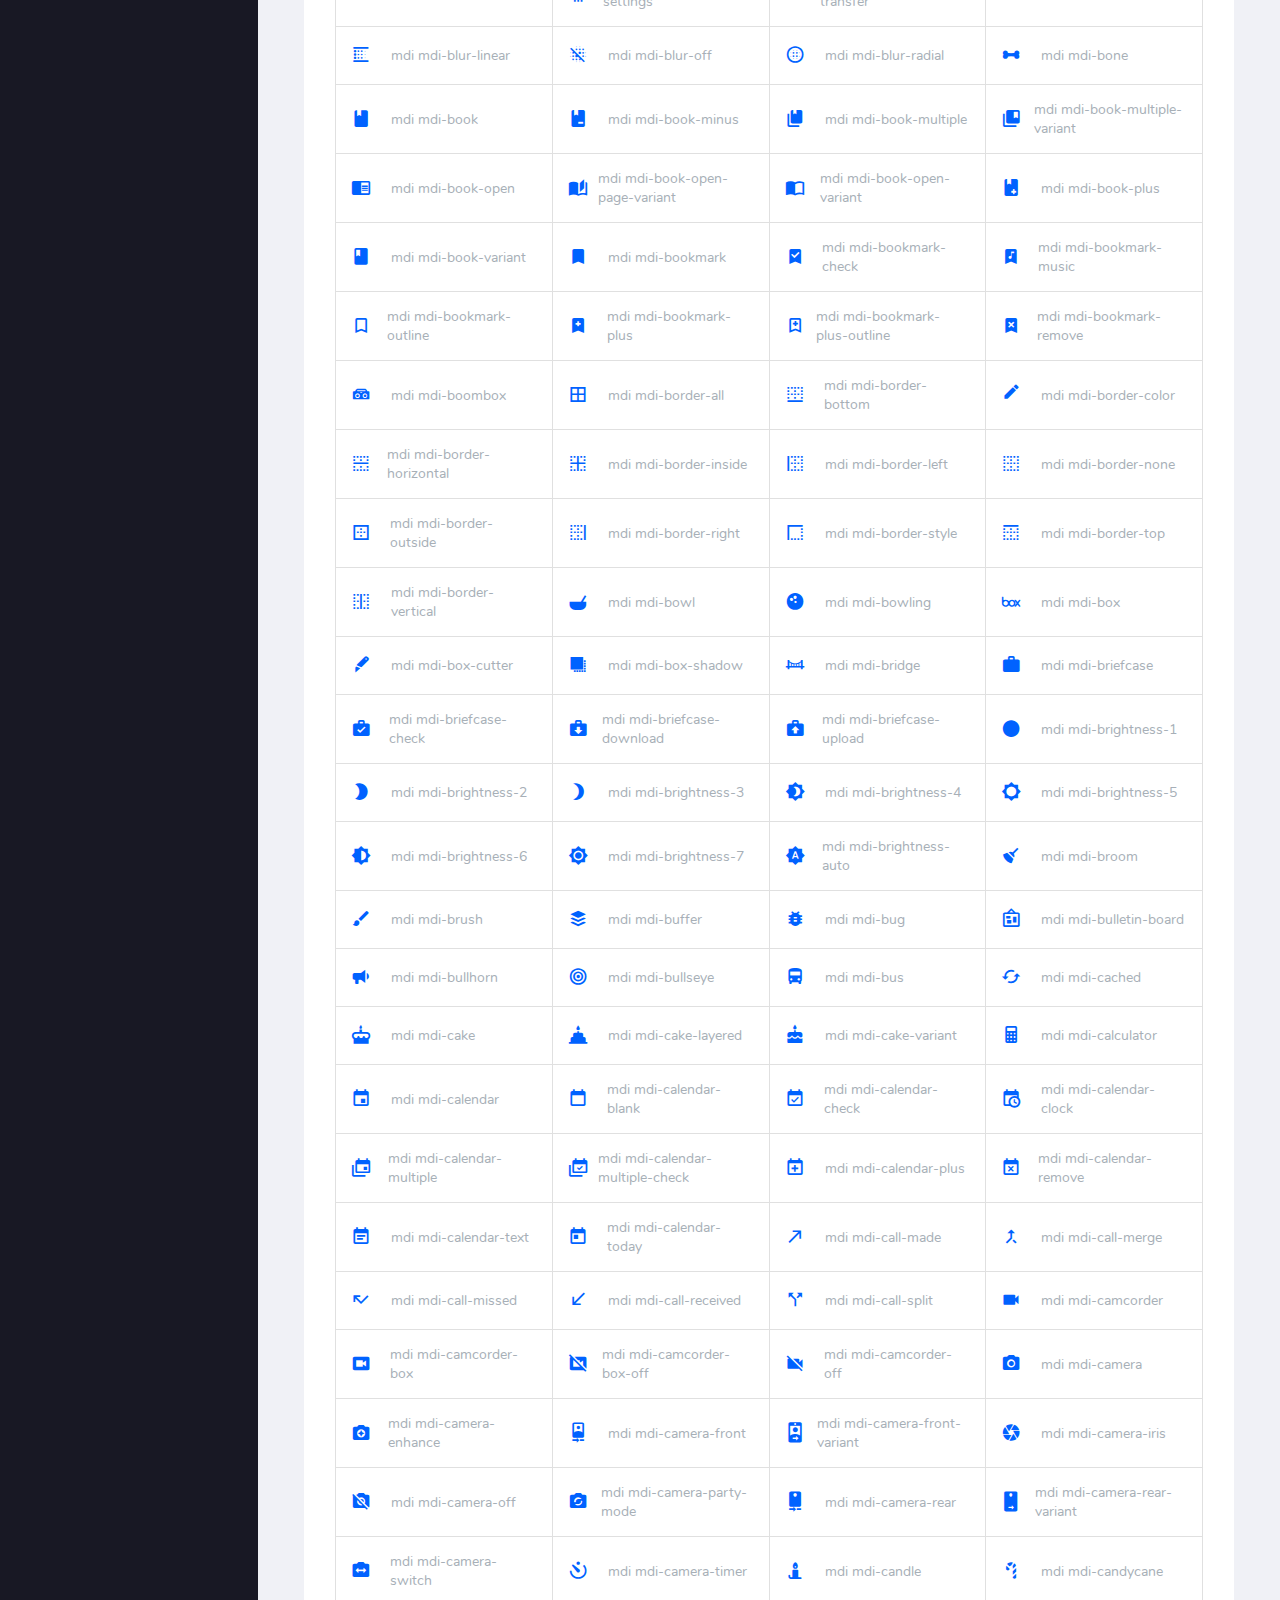
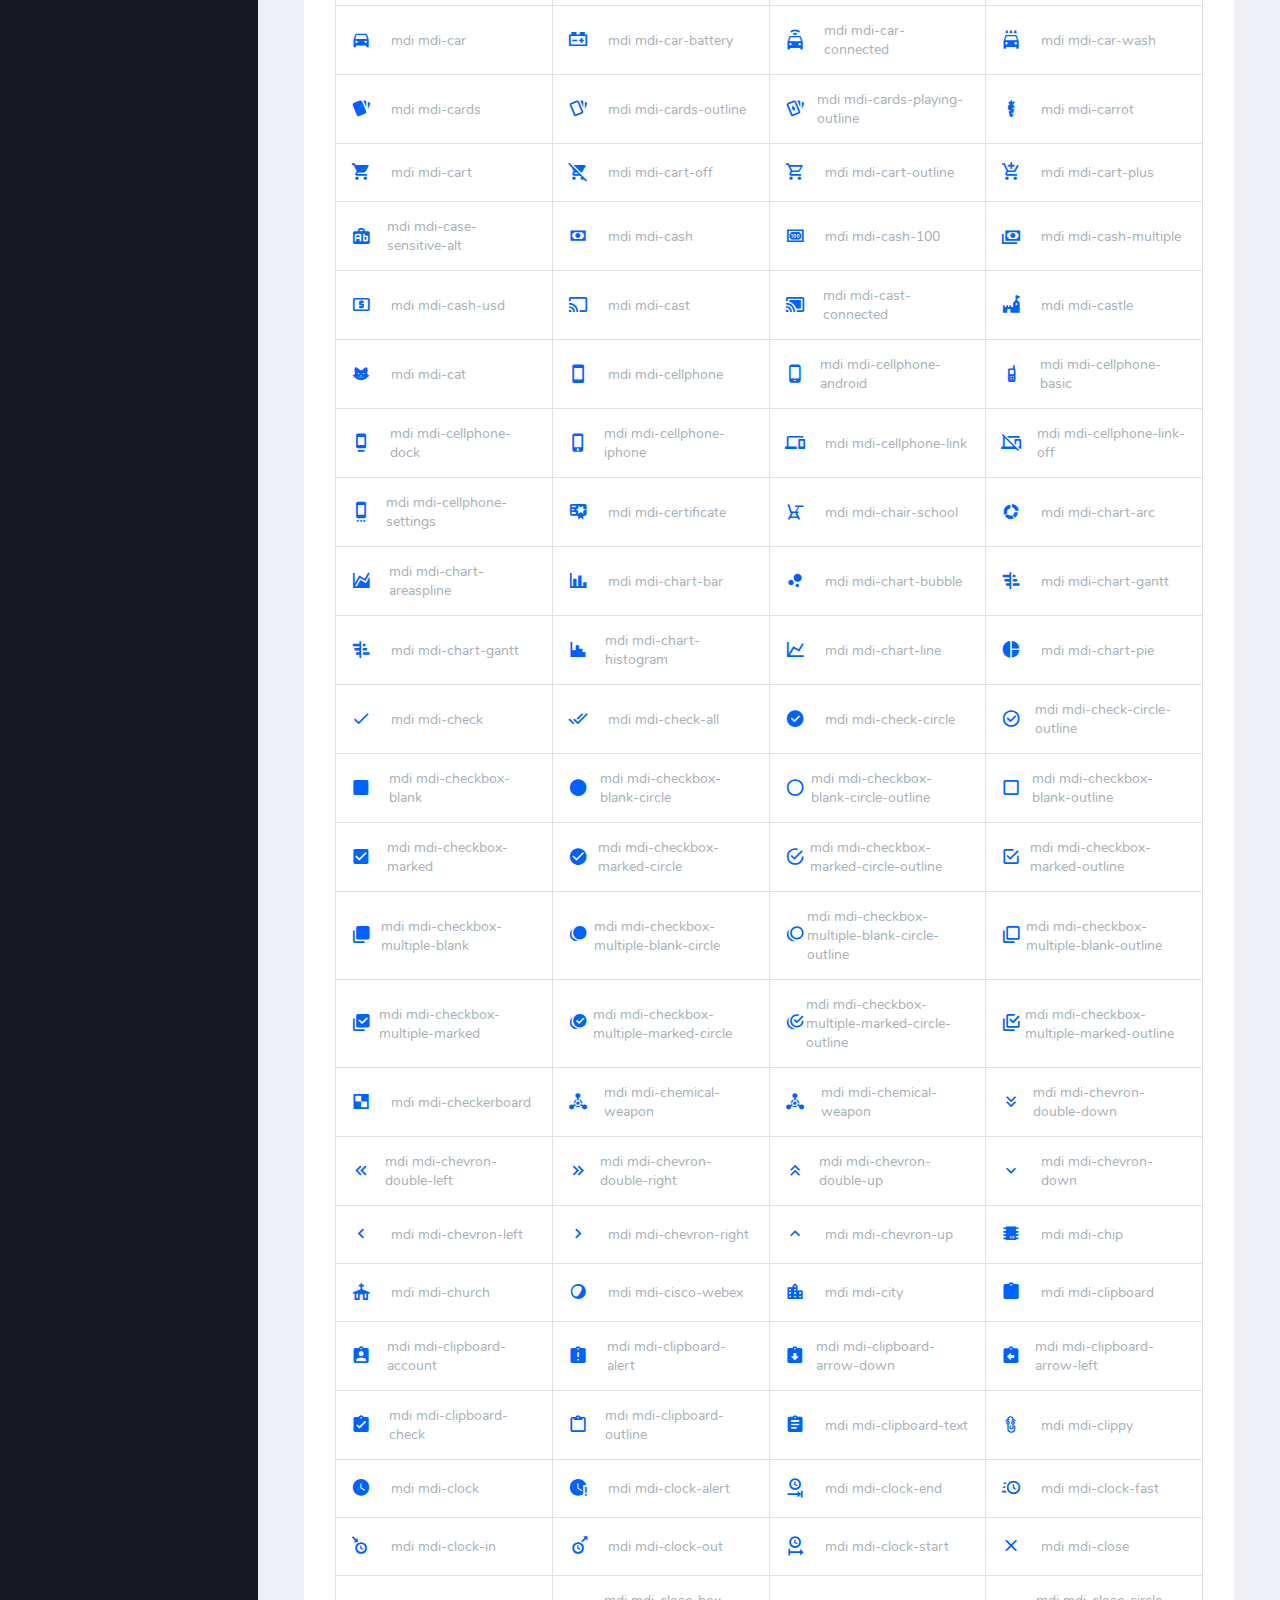
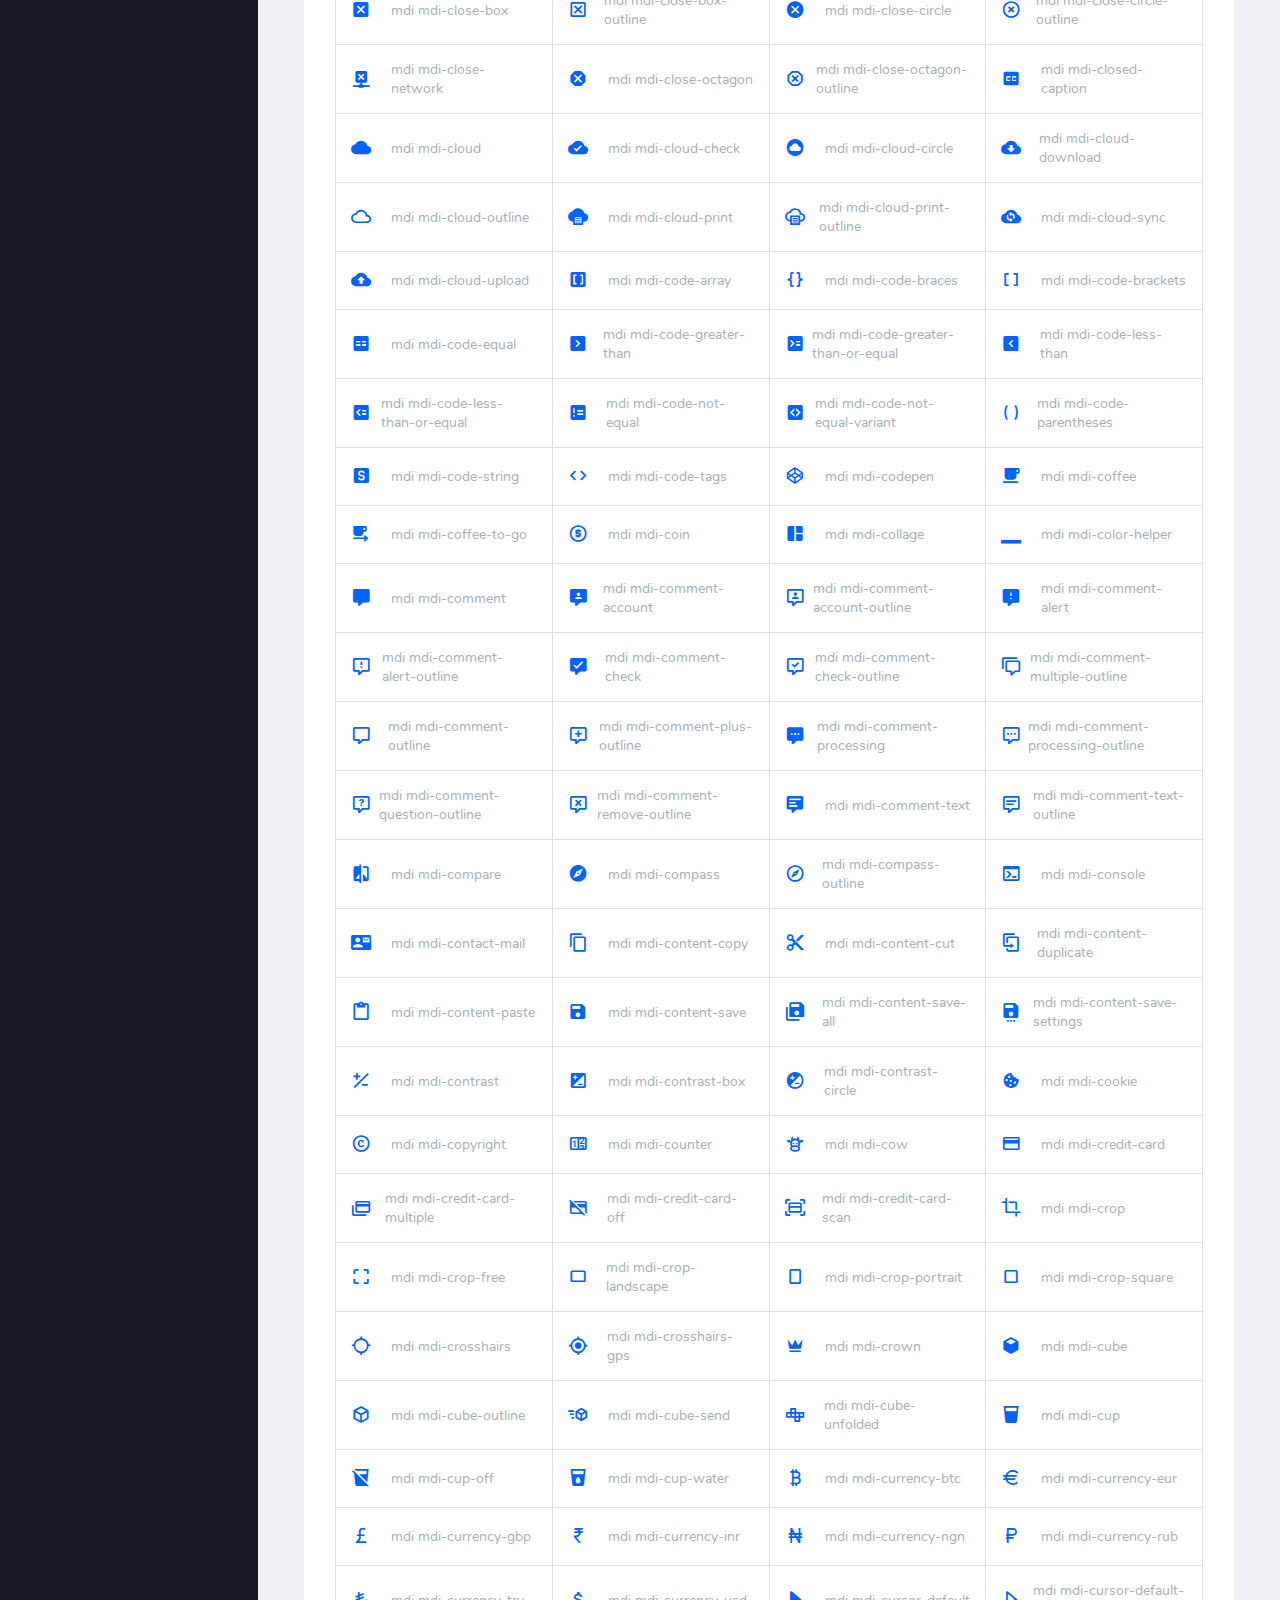
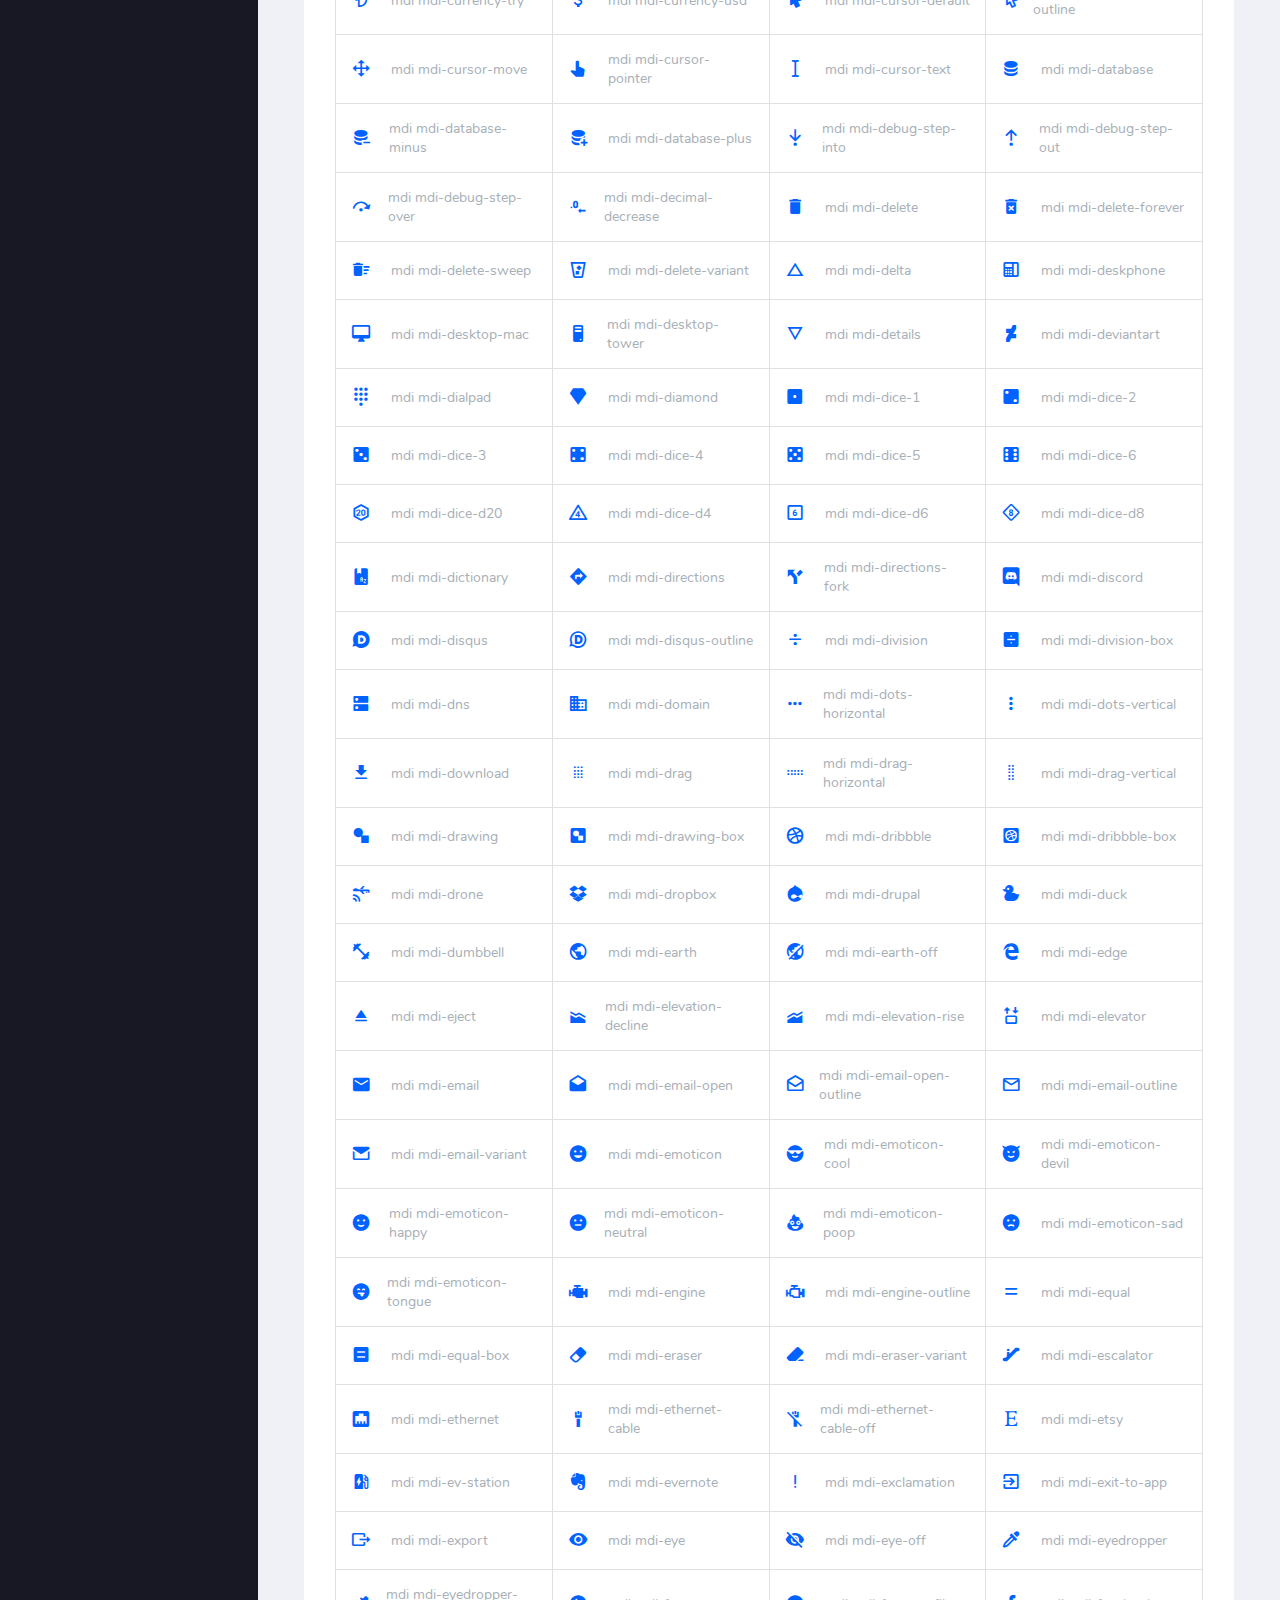
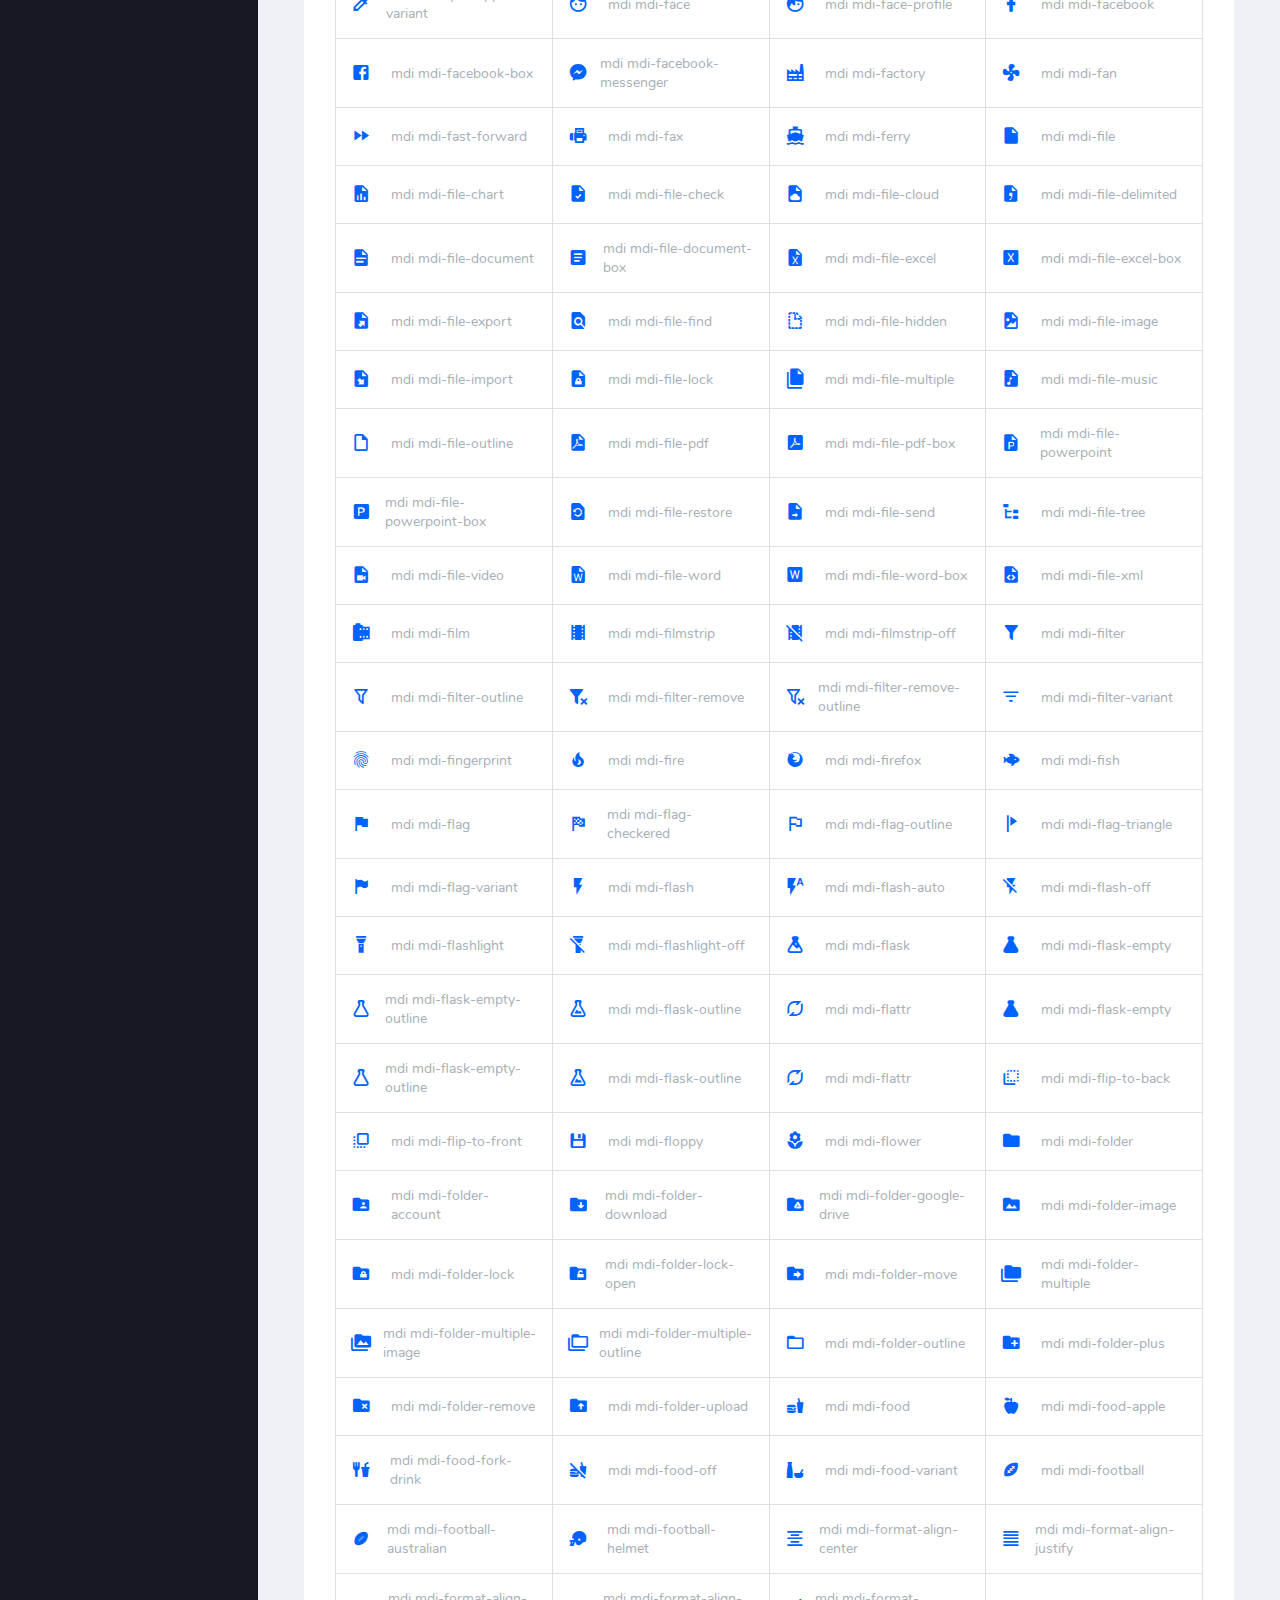
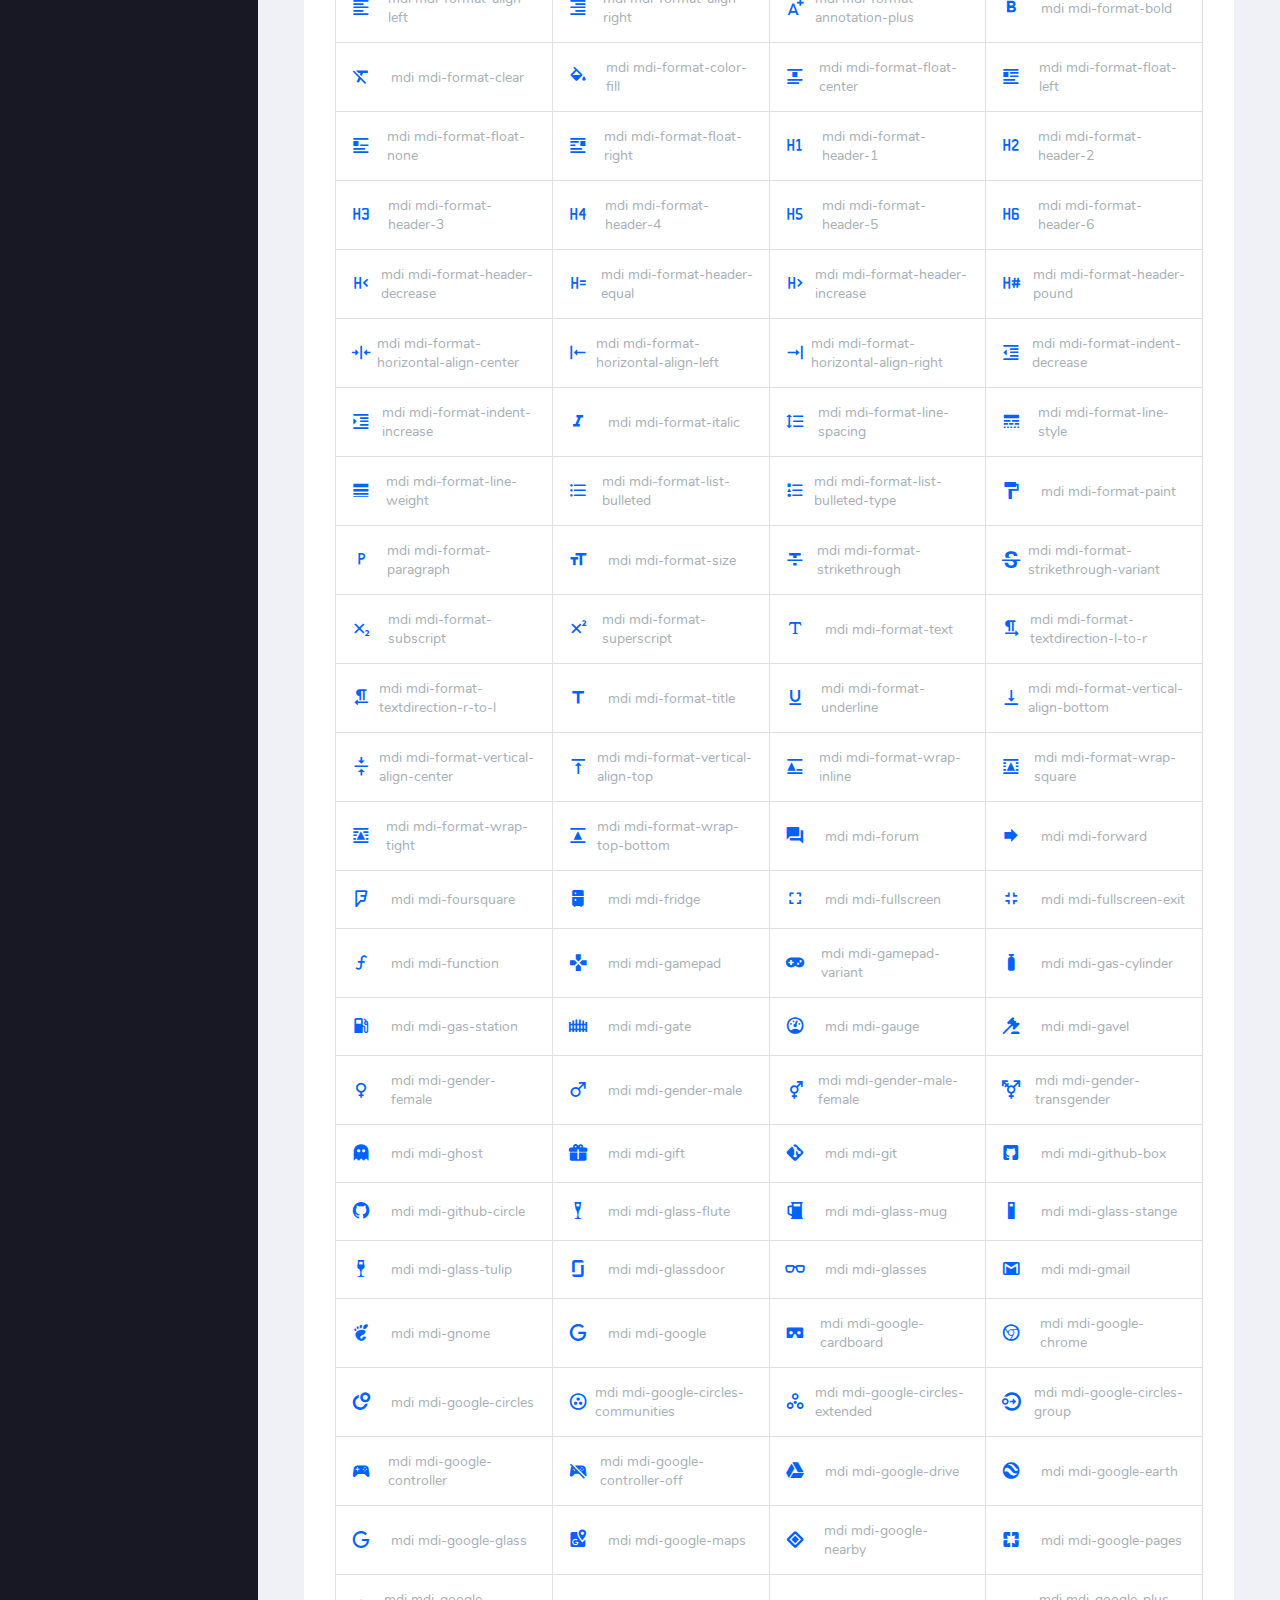
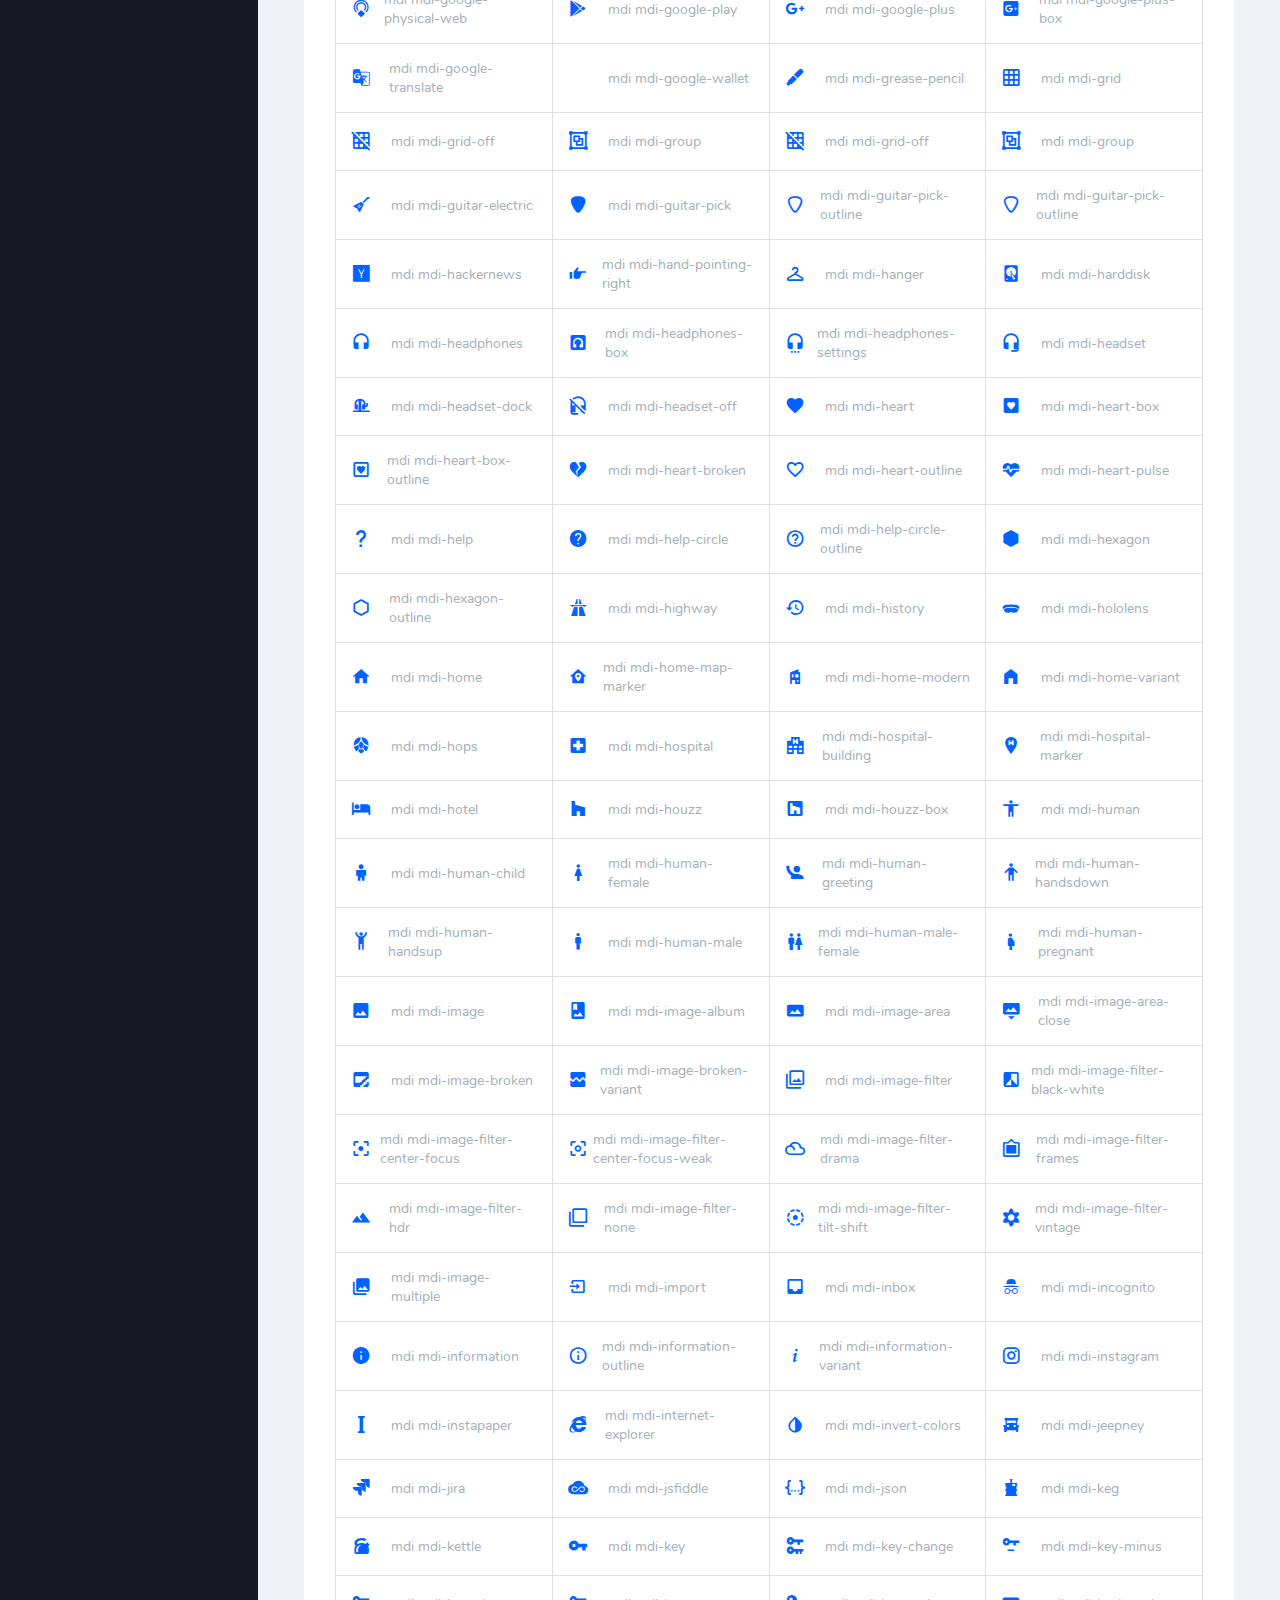
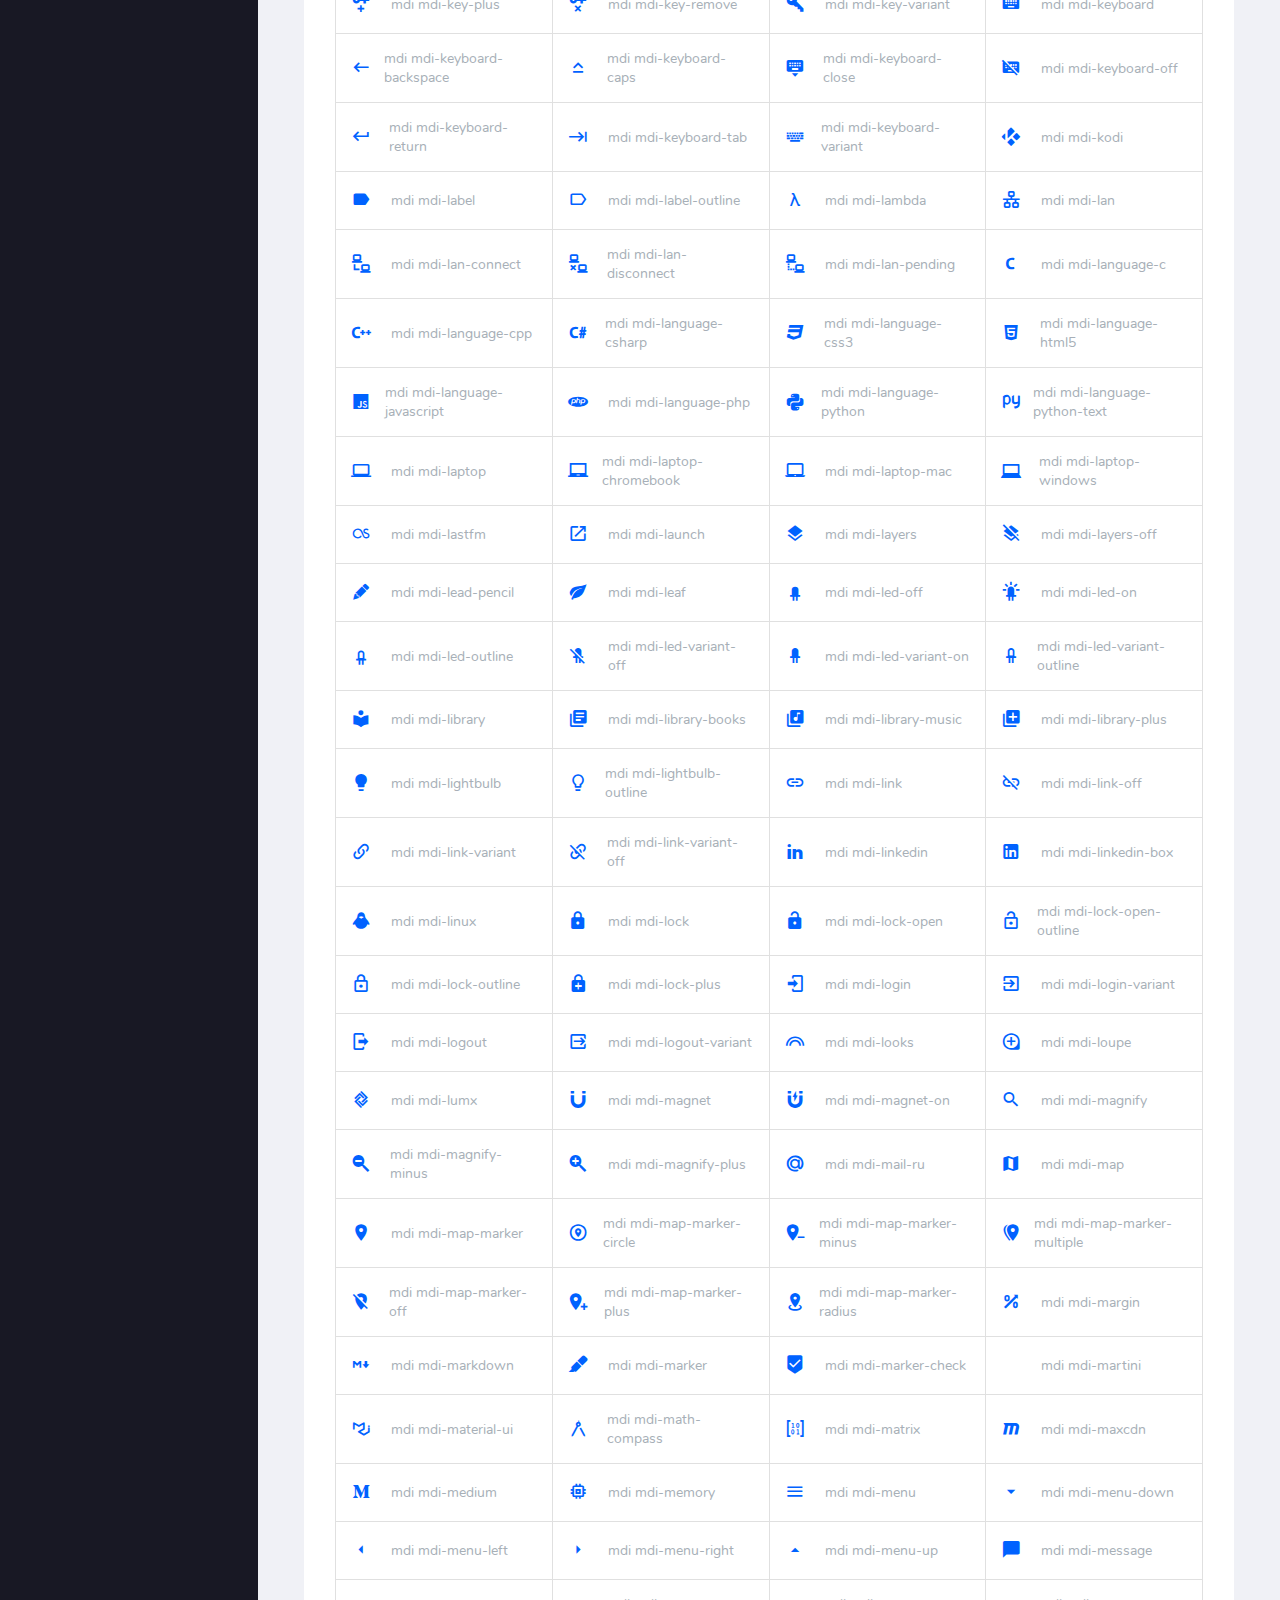
<file: front-end/pages/icons/mdi.html>
<!DOCTYPE html>
<html lang="en">
  <head>
    <!-- Required meta tags -->
    <meta charset="utf-8">
    <meta name="viewport" content="width=device-width, initial-scale=1, shrink-to-fit=no">
    <title>Connect Plus</title>
    <!-- plugins:css -->
    <link rel="stylesheet" href="../../assets/vendors/mdi/css/materialdesignicons.min.css">
    <link rel="stylesheet" href="../../assets/vendors/flag-icon-css/css/flag-icon.min.css">
    <link rel="stylesheet" href="../../assets/vendors/css/vendor.bundle.base.css">
    <!-- endinject -->
    <!-- Plugin css for this page -->
    <!-- End Plugin css for this page -->
    <!-- inject:css -->
    <!-- endinject -->
    <!-- Layout styles -->
    <link rel="stylesheet" href="../../assets/css/style.css">
    <!-- End layout styles -->
    <link rel="shortcut icon" href="../../assets/images/favicon.png" />
  </head>
  <body>
    <div class=" container-scroller">
      <!-- partial:../../partials/_navbar.html -->
      <nav class="navbar default-layout-navbar col-lg-12 col-12 p-0 fixed-top d-flex flex-row">
        <div class="text-center navbar-brand-wrapper d-flex align-items-center justify-content-center">
          <a class="navbar-brand brand-logo" href="../../index.html"><img src="../../assets/images/logo.svg" alt="logo" /></a>
          <a class="navbar-brand brand-logo-mini" href="../../index.html"><img src="../../assets/images/logo-mini.svg" alt="logo" /></a>
        </div>
        <div class="navbar-menu-wrapper d-flex align-items-stretch">
          <button class="navbar-toggler navbar-toggler align-self-center" type="button" data-toggle="minimize">
            <span class="mdi mdi-menu"></span>
          </button>
          <div class="search-field d-none d-xl-block">
            <form class="d-flex align-items-center h-100" action="#">
              <div class="input-group">
                <div class="input-group-prepend bg-transparent">
                  <i class="input-group-text border-0 mdi mdi-magnify"></i>
                </div>
                <input type="text" class="form-control bg-transparent border-0" placeholder="Search products">
              </div>
            </form>
          </div>
          <ul class="navbar-nav navbar-nav-right">
            <li class="nav-item  dropdown d-none d-md-block">
              <a class="nav-link dropdown-toggle" id="reportDropdown" href="#" data-bs-toggle="dropdown" aria-expanded="false"> Reports </a>
              <div class="dropdown-menu navbar-dropdown" aria-labelledby="reportDropdown">
                <a class="dropdown-item" href="#">
                  <i class="mdi mdi-file-pdf me-2"></i>PDF </a>
                <div class="dropdown-divider"></div>
                <a class="dropdown-item" href="#">
                  <i class="mdi mdi-file-excel me-2"></i>Excel </a>
                <div class="dropdown-divider"></div>
                <a class="dropdown-item" href="#">
                  <i class="mdi mdi-file-word me-2"></i>doc </a>
              </div>
            </li>
            <li class="nav-item  dropdown d-none d-md-block">
              <a class="nav-link dropdown-toggle" id="projectDropdown" href="#" data-bs-toggle="dropdown" aria-expanded="false"> Projects </a>
              <div class="dropdown-menu navbar-dropdown" aria-labelledby="projectDropdown">
                <a class="dropdown-item" href="#">
                  <i class="mdi mdi-eye-outline me-2"></i>View Project </a>
                <div class="dropdown-divider"></div>
                <a class="dropdown-item" href="#">
                  <i class="mdi mdi-pencil-outline me-2"></i>Edit Project </a>
              </div>
            </li>
            <li class="nav-item nav-language dropdown d-none d-md-block">
              <a class="nav-link dropdown-toggle" id="languageDropdown" href="#" data-bs-toggle="dropdown" aria-expanded="false">
                <div class="nav-language-icon">
                  <i class="flag-icon flag-icon-us" title="us" id="us"></i>
                </div>
                <div class="nav-language-text">
                  <p class="mb-1 text-black">English</p>
                </div>
              </a>
              <div class="dropdown-menu navbar-dropdown" aria-labelledby="languageDropdown">
                <a class="dropdown-item" href="#">
                  <div class="nav-language-icon me-2">
                    <i class="flag-icon flag-icon-ae" title="ae" id="ae"></i>
                  </div>
                  <div class="nav-language-text">
                    <p class="mb-1 text-black">Arabic</p>
                  </div>
                </a>
                <div class="dropdown-divider"></div>
                <a class="dropdown-item" href="#">
                  <div class="nav-language-icon me-2">
                    <i class="flag-icon flag-icon-gb" title="GB" id="gb"></i>
                  </div>
                  <div class="nav-language-text">
                    <p class="mb-1 text-black">English</p>
                  </div>
                </a>
              </div>
            </li>
            <li class="nav-item nav-profile dropdown">
              <a class="nav-link dropdown-toggle" id="profileDropdown" href="#" data-bs-toggle="dropdown" aria-expanded="false">
                <div class="nav-profile-img">
                  <img src="../../assets/images/faces/face28.png" alt="image">
                </div>
                <div class="nav-profile-text">
                  <p class="mb-1 text-black">Henry Klein</p>
                </div>
              </a>
              <div class="dropdown-menu navbar-dropdown dropdown-menu-right p-0 border-0 font-size-sm" aria-labelledby="profileDropdown" data-x-placement="bottom-end">
                <div class="p-3 text-center bg-primary">
                  <img class="img-avatar img-avatar48 img-avatar-thumb" src="../../assets/images/faces/face28.png" alt="">
                </div>
                <div class="p-2">
                  <h5 class="dropdown-header text-uppercase ps-2 text-dark">User Options</h5>
                  <a class="dropdown-item py-1 d-flex align-items-center justify-content-between" href="#">
                    <span>Inbox</span>
                    <span class="p-0">
                      <span class="badge badge-primary">3</span>
                      <i class="mdi mdi-email-open-outline ms-1"></i>
                    </span>
                  </a>
                  <a class="dropdown-item py-1 d-flex align-items-center justify-content-between" href="#">
                    <span>Profile</span>
                    <span class="p-0">
                      <span class="badge badge-success">1</span>
                      <i class="mdi mdi-account-outline ms-1"></i>
                    </span>
                  </a>
                  <a class="dropdown-item py-1 d-flex align-items-center justify-content-between" href="javascript:void(0)">
                    <span>Settings</span>
                    <i class="mdi mdi-settings"></i>
                  </a>
                  <div role="separator" class="dropdown-divider"></div>
                  <h5 class="dropdown-header text-uppercase  ps-2 text-dark mt-2">Actions</h5>
                  <a class="dropdown-item py-1 d-flex align-items-center justify-content-between" href="#">
                    <span>Lock Account</span>
                    <i class="mdi mdi-lock ms-1"></i>
                  </a>
                  <a class="dropdown-item py-1 d-flex align-items-center justify-content-between" href="#">
                    <span>Log Out</span>
                    <i class="mdi mdi-logout ms-1"></i>
                  </a>
                </div>
              </div>
            </li>
            <li class="nav-item dropdown">
              <a class="nav-link count-indicator dropdown-toggle" id="messageDropdown" href="#" data-bs-toggle="dropdown" aria-expanded="false">
                <i class="mdi mdi-email-outline"></i>
                <span class="count-symbol bg-success"></span>
              </a>
              <div class="dropdown-menu dropdown-menu-end navbar-dropdown preview-list" aria-labelledby="messageDropdown">
                <h6 class="p-3 mb-0 bg-primary text-white py-4">Messages</h6>
                <div class="dropdown-divider"></div>
                <a class="dropdown-item preview-item">
                  <div class="preview-thumbnail">
                    <img src="../../assets/images/faces/face4.jpg" alt="image" class="profile-pic">
                  </div>
                  <div class="preview-item-content d-flex align-items-start flex-column justify-content-center">
                    <h6 class="preview-subject ellipsis mb-1 font-weight-normal">Mark send you a message</h6>
                    <p class="text-gray mb-0"> 1 Minutes ago </p>
                  </div>
                </a>
                <div class="dropdown-divider"></div>
                <a class="dropdown-item preview-item">
                  <div class="preview-thumbnail">
                    <img src="../../assets/images/faces/face2.jpg" alt="image" class="profile-pic">
                  </div>
                  <div class="preview-item-content d-flex align-items-start flex-column justify-content-center">
                    <h6 class="preview-subject ellipsis mb-1 font-weight-normal">Cregh send you a message</h6>
                    <p class="text-gray mb-0"> 15 Minutes ago </p>
                  </div>
                </a>
                <div class="dropdown-divider"></div>
                <a class="dropdown-item preview-item">
                  <div class="preview-thumbnail">
                    <img src="../../assets/images/faces/face3.jpg" alt="image" class="profile-pic">
                  </div>
                  <div class="preview-item-content d-flex align-items-start flex-column justify-content-center">
                    <h6 class="preview-subject ellipsis mb-1 font-weight-normal">Profile picture updated</h6>
                    <p class="text-gray mb-0"> 18 Minutes ago </p>
                  </div>
                </a>
                <div class="dropdown-divider"></div>
                <h6 class="p-3 mb-0 text-center">4 new messages</h6>
              </div>
            </li>
            <li class="nav-item dropdown">
              <a class="nav-link count-indicator dropdown-toggle" id="notificationDropdown" href="#" data-bs-toggle="dropdown">
                <i class="mdi mdi-bell-outline"></i>
                <span class="count-symbol bg-danger"></span>
              </a>
              <div class="dropdown-menu dropdown-menu-end navbar-dropdown preview-list" aria-labelledby="notificationDropdown">
                <h6 class="p-3 mb-0 bg-primary text-white py-4">Notifications</h6>
                <div class="dropdown-divider"></div>
                <a class="dropdown-item preview-item">
                  <div class="preview-thumbnail">
                    <div class="preview-icon bg-success">
                      <i class="mdi mdi-calendar"></i>
                    </div>
                  </div>
                  <div class="preview-item-content d-flex align-items-start flex-column justify-content-center">
                    <h6 class="preview-subject font-weight-normal mb-1">Event today</h6>
                    <p class="text-gray ellipsis mb-0"> Just a reminder that you have an event today </p>
                  </div>
                </a>
                <div class="dropdown-divider"></div>
                <a class="dropdown-item preview-item">
                  <div class="preview-thumbnail">
                    <div class="preview-icon bg-warning">
                      <i class="mdi mdi-settings"></i>
                    </div>
                  </div>
                  <div class="preview-item-content d-flex align-items-start flex-column justify-content-center">
                    <h6 class="preview-subject font-weight-normal mb-1">Settings</h6>
                    <p class="text-gray ellipsis mb-0"> Update dashboard </p>
                  </div>
                </a>
                <div class="dropdown-divider"></div>
                <a class="dropdown-item preview-item">
                  <div class="preview-thumbnail">
                    <div class="preview-icon bg-info">
                      <i class="mdi mdi-link-variant"></i>
                    </div>
                  </div>
                  <div class="preview-item-content d-flex align-items-start flex-column justify-content-center">
                    <h6 class="preview-subject font-weight-normal mb-1">Launch Admin</h6>
                    <p class="text-gray ellipsis mb-0"> New admin wow! </p>
                  </div>
                </a>
                <div class="dropdown-divider"></div>
                <h6 class="p-3 mb-0 text-center">See all notifications</h6>
              </div>
            </li>
          </ul>
          <button class="navbar-toggler navbar-toggler-right d-lg-none align-self-center" type="button" data-toggle="offcanvas">
            <span class="mdi mdi-menu"></span>
          </button>
        </div>
      </nav>
      <!-- partial -->
      <div class="container-fluid page-body-wrapper">
        <!-- partial:../../partials/_sidebar.html -->
        <nav class="sidebar sidebar-offcanvas" id="sidebar">
          <ul class="nav">
            <li class="nav-item nav-category">Main</li>
            <li class="nav-item">
              <a class="nav-link" href="../../index.html">
                <span class="icon-bg"><i class="mdi mdi-cube menu-icon"></i></span>
                <span class="menu-title">Dashboard</span>
              </a>
            </li>
            <li class="nav-item">
              <a class="nav-link" data-bs-toggle="collapse" href="#ui-basic" aria-expanded="false" aria-controls="ui-basic">
                <span class="icon-bg"><i class="mdi mdi-crosshairs-gps menu-icon"></i></span>
                <span class="menu-title">UI Elements</span>
                <i class="menu-arrow"></i>
              </a>
              <div class="collapse" id="ui-basic">
                <ul class="nav flex-column sub-menu">
                  <li class="nav-item"> <a class="nav-link" href="../../pages/ui-features/buttons.html">Buttons</a></li>
                  <li class="nav-item"> <a class="nav-link" href="../../pages/ui-features/dropdowns.html">Dropdowns</a></li>
                  <li class="nav-item"> <a class="nav-link" href="../../pages/ui-features/typography.html">Typography</a></li>
                </ul>
              </div>
            </li>
            <li class="nav-item">
              <a class="nav-link" href="../../pages/icons/mdi.html">
                <span class="icon-bg"><i class="mdi mdi-contacts menu-icon"></i></span>
                <span class="menu-title">Icons</span>
              </a>
            </li>
            <li class="nav-item">
              <a class="nav-link" href="../../pages/forms/basic_elements.html">
                <span class="icon-bg"><i class="mdi mdi-format-list-bulleted menu-icon"></i></span>
                <span class="menu-title">Forms</span>
              </a>
            </li>
            <li class="nav-item">
              <a class="nav-link" href="../../pages/charts/chartjs.html">
                <span class="icon-bg"><i class="mdi mdi-chart-bar menu-icon"></i></span>
                <span class="menu-title">Charts</span>
              </a>
            </li>
            <li class="nav-item">
              <a class="nav-link" href="../../pages/tables/basic-table.html">
                <span class="icon-bg"><i class="mdi mdi-table-large menu-icon"></i></span>
                <span class="menu-title">Tables</span>
              </a>
            </li>
            <li class="nav-item">
              <a class="nav-link" data-bs-toggle="collapse" href="#auth" aria-expanded="false" aria-controls="auth">
                <span class="icon-bg"><i class="mdi mdi-lock menu-icon"></i></span>
                <span class="menu-title">User Pages</span>
                <i class="menu-arrow"></i>
              </a>
              <div class="collapse" id="auth">
                <ul class="nav flex-column sub-menu">
                  <li class="nav-item"> <a class="nav-link" href="../../pages/samples/blank-page.html"> Blank Page </a></li>
                  <li class="nav-item"> <a class="nav-link" href="../../pages/samples/login.html"> Login </a></li>
                  <li class="nav-item"> <a class="nav-link" href="../../pages/samples/register.html"> Register </a></li>
                  <li class="nav-item"> <a class="nav-link" href="../../pages/samples/error-404.html"> 404 </a></li>
                  <li class="nav-item"> <a class="nav-link" href="../../pages/samples/error-500.html"> 500 </a></li>
                </ul>
              </div>
            </li>
            <li class="nav-item documentation-link">
              <a class="nav-link" href="http://www.bootstrapdash.com/demo/connect-plus-free/jquery/documentation/documentation.html" target="_blank">
                <span class="icon-bg">
                  <i class="mdi mdi-file-document-box menu-icon"></i>
                </span>
                <span class="menu-title">Documentation</span>
              </a>
            </li>
            <li class="nav-item sidebar-user-actions">
              <div class="user-details">
                <div class="d-flex justify-content-between align-items-center">
                  <div>
                    <div class="d-flex align-items-center">
                      <div class="sidebar-profile-img">
                        <img src="../../assets/images/faces/face28.png" alt="image">
                      </div>
                      <div class="sidebar-profile-text">
                        <p class="mb-1">Henry Klein</p>
                      </div>
                    </div>
                  </div>
                  <div class="badge badge-danger">3</div>
                </div>
              </div>
            </li>
            <li class="nav-item sidebar-user-actions">
              <div class="sidebar-user-menu">
                <a href="#" class="nav-link"><i class="mdi mdi-settings menu-icon"></i>
                  <span class="menu-title">Settings</span>
                </a>
              </div>
            </li>
            <li class="nav-item sidebar-user-actions">
              <div class="sidebar-user-menu">
                <a href="#" class="nav-link"><i class="mdi mdi-speedometer menu-icon"></i>
                  <span class="menu-title">Take Tour</span></a>
              </div>
            </li>
            <li class="nav-item sidebar-user-actions">
              <div class="sidebar-user-menu">
                <a href="#" class="nav-link"><i class="mdi mdi-logout menu-icon"></i>
                  <span class="menu-title">Log Out</span></a>
              </div>
            </li>
          </ul>
        </nav>
        <!-- partial -->
        <div class="main-panel">
          <div class="content-wrapper">
            <div class="page-header">
              <h3 class="page-title"> Material design icons </h3>
              <nav aria-label="breadcrumb">
                <ol class="breadcrumb">
                  <li class="breadcrumb-item"><a href="#">Icons</a></li>
                  <li class="breadcrumb-item active" aria-current="page">Material design icons</li>
                </ol>
              </nav>
            </div>
            <div class="row">
              <div class="col-lg-12 grid-margin">
                <div class="card">
                  <div class="card-body">
                    <div class="row icons-list">
                      <div class="col-sm-6 col-md-4 col-lg-3">
                        <i class="mdi mdi-access-point"></i> mdi mdi-access-point
                      </div>
                      <div class="col-sm-6 col-md-4 col-lg-3">
                        <i class="mdi mdi-access-point-network"></i> mdi mdi-access-point-network
                      </div>
                      <div class="col-sm-6 col-md-4 col-lg-3">
                        <i class="mdi mdi-account"></i> mdi mdi-account
                      </div>
                      <div class="col-sm-6 col-md-4 col-lg-3">
                        <i class="mdi mdi-account-box"></i> mdi mdi-account-box
                      </div>
                      <div class="col-sm-6 col-md-4 col-lg-3">
                        <i class="mdi mdi-account-box-outline"></i> mdi mdi-account-box-outline
                      </div>
                      <div class="col-sm-6 col-md-4 col-lg-3">
                        <i class="mdi mdi-account-card-details"></i> mdi mdi-account-card-details
                      </div>
                      <div class="col-sm-6 col-md-4 col-lg-3">
                        <i class="mdi mdi-account-check"></i> mdi mdi-account-check
                      </div>
                      <div class="col-sm-6 col-md-4 col-lg-3">
                        <i class="mdi mdi-account-circle"></i> mdi mdi-account-circle
                      </div>
                      <div class="col-sm-6 col-md-4 col-lg-3">
                        <i class="mdi mdi-account-convert"></i> mdi mdi-account-convert
                      </div>
                      <div class="col-sm-6 col-md-4 col-lg-3">
                        <i class="mdi mdi-account-key"></i> mdi mdi-account-key
                      </div>
                      <div class="col-sm-6 col-md-4 col-lg-3">
                        <i class="mdi mdi-account-minus"></i> mdi mdi-account-minus
                      </div>
                      <div class="col-sm-6 col-md-4 col-lg-3">
                        <i class="mdi mdi-account-multiple"></i> mdi mdi-account-multiple
                      </div>
                      <div class="col-sm-6 col-md-4 col-lg-3">
                        <i class="mdi mdi-account-multiple-minus"></i> mdi mdi-account-multiple-minus
                      </div>
                      <div class="col-sm-6 col-md-4 col-lg-3">
                        <i class="mdi mdi-account-multiple-outline"></i> mdi mdi-account-multiple-outline
                      </div>
                      <div class="col-sm-6 col-md-4 col-lg-3">
                        <i class="mdi mdi-account-multiple-plus"></i> mdi mdi-account-multiple-plus
                      </div>
                      <div class="col-sm-6 col-md-4 col-lg-3">
                        <i class="mdi mdi-account-network"></i> mdi mdi-account-network
                      </div>
                      <div class="col-sm-6 col-md-4 col-lg-3">
                        <i class="mdi mdi-account-off"></i> mdi mdi-account-off
                      </div>
                      <div class="col-sm-6 col-md-4 col-lg-3">
                        <i class="mdi mdi-account-outline"></i> mdi mdi-account-outline
                      </div>
                      <div class="col-sm-6 col-md-4 col-lg-3">
                        <i class="mdi mdi-account-plus"></i> mdi mdi-account-plus
                      </div>
                      <div class="col-sm-6 col-md-4 col-lg-3">
                        <i class="mdi mdi-account-remove"></i> mdi mdi-account-remove
                      </div>
                      <div class="col-sm-6 col-md-4 col-lg-3">
                        <i class="mdi mdi-account-search"></i> mdi mdi-account-search
                      </div>
                      <div class="col-sm-6 col-md-4 col-lg-3">
                        <i class="mdi mdi-account-settings"></i> mdi mdi-account-settings
                      </div>
                      <div class="col-sm-6 col-md-4 col-lg-3">
                        <i class="mdi mdi-account-star"></i> mdi mdi-account-star
                      </div>
                      <div class="col-sm-6 col-md-4 col-lg-3">
                        <i class="mdi mdi-account-switch"></i> mdi mdi-account-switch
                      </div>
                      <div class="col-sm-6 col-md-4 col-lg-3">
                        <i class="mdi mdi-adjust"></i> mdi mdi-adjust
                      </div>
                      <div class="col-sm-6 col-md-4 col-lg-3">
                        <i class="mdi mdi-air-conditioner"></i> mdi mdi-air-conditioner
                      </div>
                      <div class="col-sm-6 col-md-4 col-lg-3">
                        <i class="mdi mdi-airballoon"></i> mdi mdi-airballoon
                      </div>
                      <div class="col-sm-6 col-md-4 col-lg-3">
                        <i class="mdi mdi-airplane"></i> mdi mdi-airplane
                      </div>
                      <div class="col-sm-6 col-md-4 col-lg-3">
                        <i class="mdi mdi-airplane-landing"></i> mdi mdi-airplane-landing
                      </div>
                      <div class="col-sm-6 col-md-4 col-lg-3">
                        <i class="mdi mdi-airplane-off"></i> mdi mdi-airplane-off
                      </div>
                      <div class="col-sm-6 col-md-4 col-lg-3">
                        <i class="mdi mdi-airplane-takeoff"></i> mdi mdi-airplane-takeoff
                      </div>
                      <div class="col-sm-6 col-md-4 col-lg-3">
                        <i class="mdi mdi-airplay"></i> mdi mdi-airplay
                      </div>
                      <div class="col-sm-6 col-md-4 col-lg-3">
                        <i class="mdi mdi-alarm"></i> mdi mdi-alarm
                      </div>
                      <div class="col-sm-6 col-md-4 col-lg-3">
                        <i class="mdi mdi-alarm-check"></i> mdi mdi-alarm-check
                      </div>
                      <div class="col-sm-6 col-md-4 col-lg-3">
                        <i class="mdi mdi-alarm-multiple"></i> mdi mdi-alarm-multiple
                      </div>
                      <div class="col-sm-6 col-md-4 col-lg-3">
                        <i class="mdi mdi-alarm-off"></i> mdi mdi-alarm-off
                      </div>
                      <div class="col-sm-6 col-md-4 col-lg-3">
                        <i class="mdi mdi-alarm-plus"></i> mdi mdi-alarm-plus
                      </div>
                      <div class="col-sm-6 col-md-4 col-lg-3">
                        <i class="mdi mdi-album"></i> mdi mdi-albums
                      </div>
                      <div class="col-sm-6 col-md-4 col-lg-3">
                        <i class="mdi mdi-alert"></i> mdi mdi-alert
                      </div>
                      <div class="col-sm-6 col-md-4 col-lg-3">
                        <i class="mdi mdi-alert-box"></i> mdi mdi-alert-box
                      </div>
                      <div class="col-sm-6 col-md-4 col-lg-3">
                        <i class="mdi mdi-alert-circle"></i> mdi mdi-alert-circle
                      </div>
                      <div class="col-sm-6 col-md-4 col-lg-3">
                        <i class="mdi mdi-alert-circle-outline"></i> mdi mdi-alert-circle-outline
                      </div>
                      <div class="col-sm-6 col-md-4 col-lg-3">
                        <i class="mdi mdi-alert-octagon"></i> mdi mdi-alert-octagon
                      </div>
                      <div class="col-sm-6 col-md-4 col-lg-3">
                        <i class="mdi mdi-alert-outline"></i> mdi mdi-alert-outline
                      </div>
                      <div class="col-sm-6 col-md-4 col-lg-3">
                        <i class="mdi mdi-alpha"></i> mdi mdi-alpha
                      </div>
                      <div class="col-sm-6 col-md-4 col-lg-3">
                        <i class="mdi mdi-alphabetical"></i> mdi mdi-alphabetical
                      </div>
                      <div class="col-sm-6 col-md-4 col-lg-3">
                        <i class="mdi mdi-altimeter"></i> mdi mdi-altimeter
                      </div>
                      <div class="col-sm-6 col-md-4 col-lg-3">
                        <i class="mdi mdi-amazon"></i> mdi mdi-amazon
                      </div>
                      <div class="col-sm-6 col-md-4 col-lg-3">
                        <i class="mdi mdi-ambulance"></i> mdi mdi-ambulance
                      </div>
                      <div class="col-sm-6 col-md-4 col-lg-3">
                        <i class="mdi mdi-amplifier"></i> mdi mdi-amplifier
                      </div>
                      <div class="col-sm-6 col-md-4 col-lg-3">
                        <i class="mdi mdi-anchor"></i> mdi mdi-anchor
                      </div>
                      <div class="col-sm-6 col-md-4 col-lg-3">
                        <i class="mdi mdi-android"></i> mdi mdi-android
                      </div>
                      <div class="col-sm-6 col-md-4 col-lg-3">
                        <i class="mdi mdi-android-debug-bridge"></i> mdi mdi-android-debug-bridge
                      </div>
                      <div class="col-sm-6 col-md-4 col-lg-3">
                        <i class="mdi mdi-android-studio"></i> mdi mdi-android-studio
                      </div>
                      <div class="col-sm-6 col-md-4 col-lg-3">
                        <i class="mdi mdi-animation"></i> mdi mdi-animation
                      </div>
                      <div class="col-sm-6 col-md-4 col-lg-3">
                        <i class="mdi mdi-apple"></i> mdi mdi-apple
                      </div>
                      <div class="col-sm-6 col-md-4 col-lg-3">
                        <i class="mdi mdi-apple-finder"></i> mdi mdi-apple-finder
                      </div>
                      <div class="col-sm-6 col-md-4 col-lg-3">
                        <i class="mdi mdi-apple-ios"></i> mdi mdi-apple-ios
                      </div>
                      <div class="col-sm-6 col-md-4 col-lg-3">
                        <i class="mdi mdi-apple-keyboard-caps"></i> mdi mdi-apple-keyboard-caps
                      </div>
                      <div class="col-sm-6 col-md-4 col-lg-3">
                        <i class="mdi mdi-apple-keyboard-command"></i> mdi mdi-apple-keyboard-command
                      </div>
                      <div class="col-sm-6 col-md-4 col-lg-3">
                        <i class="mdi mdi-apple-keyboard-control"></i> mdi mdi-apple-keyboard-control
                      </div>
                      <div class="col-sm-6 col-md-4 col-lg-3">
                        <i class="mdi mdi-apple-keyboard-option"></i> mdi mdi-apple-keyboard-option
                      </div>
                      <div class="col-sm-6 col-md-4 col-lg-3">
                        <i class="mdi mdi-apple-keyboard-shift"></i> mdi mdi-apple-keyboard-shift
                      </div>
                      <div class="col-sm-6 col-md-4 col-lg-3">
                        <i class="mdi mdi-apple-safari"></i> mdi mdi-apple-safari
                      </div>
                      <div class="col-sm-6 col-md-4 col-lg-3">
                        <i class="mdi mdi-application"></i> mdi mdi-application
                      </div>
                      <div class="col-sm-6 col-md-4 col-lg-3">
                        <i class="mdi mdi-apps"></i> mdi mdi-apps
                      </div>
                      <div class="col-sm-6 col-md-4 col-lg-3">
                        <i class="mdi mdi-archive"></i> mdi mdi-archive
                      </div>
                      <div class="col-sm-6 col-md-4 col-lg-3">
                        <i class="mdi mdi-arrange-bring-forward"></i> mdi mdi-arrange-bring-forward
                      </div>
                      <div class="col-sm-6 col-md-4 col-lg-3">
                        <i class="mdi mdi-arrange-bring-to-front"></i> mdi mdi-arrange-bring-to-front
                      </div>
                      <div class="col-sm-6 col-md-4 col-lg-3">
                        <i class="mdi mdi-arrange-send-backward"></i> mdi mdi-arrange-send-backward
                      </div>
                      <div class="col-sm-6 col-md-4 col-lg-3">
                        <i class="mdi mdi-arrange-send-to-back"></i> mdi mdi-arrange-send-to-back
                      </div>
                      <div class="col-sm-6 col-md-4 col-lg-3">
                        <i class="mdi mdi-arrow-all"></i> mdi mdi-arrow-all
                      </div>
                      <div class="col-sm-6 col-md-4 col-lg-3">
                        <i class="mdi mdi-arrow-bottom-left"></i> mdi mdi-arrow-bottom-left
                      </div>
                      <div class="col-sm-6 col-md-4 col-lg-3">
                        <i class="mdi mdi-arrow-bottom-right"></i> mdi mdi-arrow-bottom-right
                      </div>
                      <div class="col-sm-6 col-md-4 col-lg-3">
                        <i class="mdi mdi-arrow-down"></i> mdi mdi-arrow-down
                      </div>
                      <div class="col-sm-6 col-md-4 col-lg-3">
                        <i class="mdi mdi-arrow-down"></i> mdi mdi-arrow-down
                      </div>
                      <div class="col-sm-6 col-md-4 col-lg-3">
                        <i class="mdi mdi-arrow-down-bold-circle"></i> mdi mdi-arrow-down-bold-circle
                      </div>
                      <div class="col-sm-6 col-md-4 col-lg-3">
                        <i class="mdi mdi-arrow-down-bold-circle-outline"></i> mdi mdi-arrow-down-bold-circle-outline
                      </div>
                      <div class="col-sm-6 col-md-4 col-lg-3">
                        <i class="mdi mdi-arrow-down-bold-hexagon-outline"></i> mdi mdi-arrow-down-bold-hexagon-outline
                      </div>
                      <div class="col-sm-6 col-md-4 col-lg-3">
                        <i class="mdi mdi-arrow-down-drop-circle"></i> mdi mdi-arrow-down-drop-circle
                      </div>
                      <div class="col-sm-6 col-md-4 col-lg-3">
                        <i class="mdi mdi-arrow-down-drop-circle-outline"></i> mdi mdi-arrow-down-drop-circle-outline
                      </div>
                      <div class="col-sm-6 col-md-4 col-lg-3">
                        <i class="mdi mdi-arrow-expand"></i> mdi mdi-arrow-expand
                      </div>
                      <div class="col-sm-6 col-md-4 col-lg-3">
                        <i class="mdi mdi-arrow-expand-all"></i> mdi mdi-arrow-expand-all
                      </div>
                      <div class="col-sm-6 col-md-4 col-lg-3">
                        <i class="mdi mdi-arrow-left"></i> mdi mdi-arrow-left
                      </div>
                      <div class="col-sm-6 col-md-4 col-lg-3">
                        <i class="mdi mdi-arrow-left-bold"></i> mdi mdi-arrow-left-bold
                      </div>
                      <div class="col-sm-6 col-md-4 col-lg-3">
                        <i class="mdi mdi-arrow-left-bold-circle"></i> mdi mdi-arrow-left-bold-circle
                      </div>
                      <div class="col-sm-6 col-md-4 col-lg-3">
                        <i class="mdi mdi-arrow-left-bold-circle-outline"></i> mdi mdi-arrow-left-bold-circle-outline
                      </div>
                      <div class="col-sm-6 col-md-4 col-lg-3">
                        <i class="mdi mdi-arrow-left-bold-hexagon-outline"></i> mdi mdi-arrow-left-bold-hexagon-outline
                      </div>
                      <div class="col-sm-6 col-md-4 col-lg-3">
                        <i class="mdi mdi-arrow-left-drop-circle"></i> mdi mdi-arrow-left-drop-circle
                      </div>
                      <div class="col-sm-6 col-md-4 col-lg-3">
                        <i class="mdi mdi-arrow-left-drop-circle-outline"></i> mdi mdi-arrow-left-drop-circle-outline
                      </div>
                      <div class="col-sm-6 col-md-4 col-lg-3">
                        <i class="mdi mdi-arrow-right"></i> mdi mdi-arrow-right
                      </div>
                      <div class="col-sm-6 col-md-4 col-lg-3">
                        <i class="mdi mdi-arrow-right-bold"></i> mdi mdi-arrow-right-bold
                      </div>
                      <div class="col-sm-6 col-md-4 col-lg-3">
                        <i class="mdi mdi-arrow-right-bold-circle"></i> mdi mdi-arrow-right-bold-circle
                      </div>
                      <div class="col-sm-6 col-md-4 col-lg-3">
                        <i class="mdi mdi-arrow-right-bold-circle-outline"></i> mdi mdi-arrow-right-bold-circle-outline
                      </div>
                      <div class="col-sm-6 col-md-4 col-lg-3">
                        <i class="mdi mdi-arrow-right-bold-hexagon-outline"></i> mdi mdi-arrow-right-bold-hexagon-outline
                      </div>
                      <div class="col-sm-6 col-md-4 col-lg-3">
                        <i class="mdi mdi-arrow-right-drop-circle"></i> mdi mdi-arrow-right-drop-circle
                      </div>
                      <div class="col-sm-6 col-md-4 col-lg-3">
                        <i class="mdi mdi-arrow-right-drop-circle-outline"></i> mdi mdi-arrow-right-drop-circle-outline
                      </div>
                      <div class="col-sm-6 col-md-4 col-lg-3">
                        <i class="mdi mdi-arrow-top-left"></i> mdi mdi-arrow-top-left
                      </div>
                      <div class="col-sm-6 col-md-4 col-lg-3">
                        <i class="mdi mdi-arrow-top-right"></i> mdi mdi-arrow-top-right
                      </div>
                      <div class="col-sm-6 col-md-4 col-lg-3">
                        <i class="mdi mdi-arrow-up"></i> mdi mdi-arrow-up
                      </div>
                      <div class="col-sm-6 col-md-4 col-lg-3">
                        <i class="mdi mdi-arrow-up-bold"></i> mdi mdi-arrow-up-bold
                      </div>
                      <div class="col-sm-6 col-md-4 col-lg-3">
                        <i class="mdi mdi-arrow-up-bold-circle"></i> mdi mdi-arrow-up-bold-circle
                      </div>
                      <div class="col-sm-6 col-md-4 col-lg-3">
                        <i class="mdi mdi-arrow-up-bold-circle-outline"></i> mdi mdi-arrow-up-bold-circle-outline
                      </div>
                      <div class="col-sm-6 col-md-4 col-lg-3">
                        <i class="mdi mdi-arrow-up-bold-hexagon-outline"></i> mdi mdi-arrow-up-bold-hexagon-outline
                      </div>
                      <div class="col-sm-6 col-md-4 col-lg-3">
                        <i class="mdi mdi-arrow-up-drop-circle"></i> mdi mdi-arrow-up-drop-circle
                      </div>
                      <div class="col-sm-6 col-md-4 col-lg-3">
                        <i class="mdi mdi-arrow-up-drop-circle-outline"></i> mdi mdi-arrow-up-drop-circle-outline
                      </div>
                      <div class="col-sm-6 col-md-4 col-lg-3">
                        <i class="mdi mdi-assistant"></i> mdi mdi-assistant
                      </div>
                      <div class="col-sm-6 col-md-4 col-lg-3">
                        <i class="mdi mdi-at"></i> mdi mdi-at
                      </div>
                      <div class="col-sm-6 col-md-4 col-lg-3">
                        <i class="mdi mdi-attachment"></i> mdi mdi-attachment
                      </div>
                      <div class="col-sm-6 col-md-4 col-lg-3">
                        <i class="mdi mdi-audiobook"></i> mdi mdi-audiobook
                      </div>
                      <div class="col-sm-6 col-md-4 col-lg-3">
                        <i class="mdi mdi-auto-fix"></i> mdi mdi-auto-fix
                      </div>
                      <div class="col-sm-6 col-md-4 col-lg-3">
                        <i class="mdi mdi-auto-upload"></i> mdi mdi-auto-upload
                      </div>
                      <div class="col-sm-6 col-md-4 col-lg-3">
                        <i class="mdi mdi-autorenew"></i> mdi mdi-autorenew
                      </div>
                      <div class="col-sm-6 col-md-4 col-lg-3">
                        <i class="mdi mdi-av-timer"></i> mdi mdi-av-timer
                      </div>
                      <div class="col-sm-6 col-md-4 col-lg-3">
                        <i class="mdi mdi-baby"></i> mdi mdi-baby
                      </div>
                      <div class="col-sm-6 col-md-4 col-lg-3">
                        <i class="mdi mdi-backburger"></i> mdi mdi-backburger
                      </div>
                      <div class="col-sm-6 col-md-4 col-lg-3">
                        <i class="mdi mdi-backspace"></i> mdi mdi-backspace
                      </div>
                      <div class="col-sm-6 col-md-4 col-lg-3">
                        <i class="mdi mdi-backup-restore"></i> mdi mdi-backup-restore
                      </div>
                      <div class="col-sm-6 col-md-4 col-lg-3">
                        <i class="mdi mdi-bank"></i> mdi mdi-bank
                      </div>
                      <div class="col-sm-6 col-md-4 col-lg-3">
                        <i class="mdi mdi-barcode"></i> mdi mdi-barcode
                      </div>
                      <div class="col-sm-6 col-md-4 col-lg-3">
                        <i class="mdi mdi-barcode-scan"></i> mdi mdi-barcode-scan
                      </div>
                      <div class="col-sm-6 col-md-4 col-lg-3">
                        <i class="mdi mdi-barley"></i> mdi mdi-barley
                      </div>
                      <div class="col-sm-6 col-md-4 col-lg-3">
                        <i class="mdi mdi-barrel"></i> mdi mdi-barrel
                      </div>
                      <div class="col-sm-6 col-md-4 col-lg-3">
                        <i class="mdi mdi-basecamp"></i> mdi mdi-basecamp
                      </div>
                      <div class="col-sm-6 col-md-4 col-lg-3">
                        <i class="mdi mdi-basket"></i> mdi mdi-basket
                      </div>
                      <div class="col-sm-6 col-md-4 col-lg-3">
                        <i class="mdi mdi-basket-fill"></i> mdi mdi-basket-fill
                      </div>
                      <div class="col-sm-6 col-md-4 col-lg-3">
                        <i class="mdi mdi-basket-unfill"></i> mdi mdi-basket-unfill
                      </div>
                      <div class="col-sm-6 col-md-4 col-lg-3">
                        <i class="mdi mdi-battery"></i> mdi mdi-battery
                      </div>
                      <div class="col-sm-6 col-md-4 col-lg-3">
                        <i class="mdi mdi-battery-10"></i> mdi mdi-battery-10
                      </div>
                      <div class="col-sm-6 col-md-4 col-lg-3">
                        <i class="mdi mdi-battery-20"></i> mdi mdi-battery-20
                      </div>
                      <div class="col-sm-6 col-md-4 col-lg-3">
                        <i class="mdi mdi-battery-30"></i> mdi mdi-battery-30
                      </div>
                      <div class="col-sm-6 col-md-4 col-lg-3">
                        <i class="mdi mdi-battery-40"></i> mdi mdi-battery-40
                      </div>
                      <div class="col-sm-6 col-md-4 col-lg-3">
                        <i class="mdi mdi-battery-50"></i> mdi mdi-battery-50
                      </div>
                      <div class="col-sm-6 col-md-4 col-lg-3">
                        <i class="mdi mdi-battery-60"></i> mdi mdi-battery-60
                      </div>
                      <div class="col-sm-6 col-md-4 col-lg-3">
                        <i class="mdi mdi-battery-70"></i> mdi mdi-battery-70
                      </div>
                      <div class="col-sm-6 col-md-4 col-lg-3">
                        <i class="mdi mdi-battery-80"></i> mdi mdi-battery-80
                      </div>
                      <div class="col-sm-6 col-md-4 col-lg-3">
                        <i class="mdi mdi-battery-90"></i> mdi mdi-battery-90
                      </div>
                      <div class="col-sm-6 col-md-4 col-lg-3">
                        <i class="mdi mdi-battery-alert"></i> mdi mdi-battery-alert
                      </div>
                      <div class="col-sm-6 col-md-4 col-lg-3">
                        <i class="mdi mdi-battery-charging"></i> mdi mdi-battery-charging
                      </div>
                      <div class="col-sm-6 col-md-4 col-lg-3">
                        <i class="mdi mdi-battery-charging-100"></i> mdi mdi-battery-charging-100
                      </div>
                      <div class="col-sm-6 col-md-4 col-lg-3">
                        <i class="mdi mdi-battery-charging-20"></i> mdi mdi-battery-charging-20
                      </div>
                      <div class="col-sm-6 col-md-4 col-lg-3">
                        <i class="mdi mdi-battery-charging-30"></i> mdi mdi-battery-charging-30
                      </div>
                      <div class="col-sm-6 col-md-4 col-lg-3">
                        <i class="mdi mdi-battery-charging-40"></i> mdi mdi-battery-charging-40
                      </div>
                      <div class="col-sm-6 col-md-4 col-lg-3">
                        <i class="mdi mdi-battery-charging-60"></i> mdi mdi-battery-charging-60
                      </div>
                      <div class="col-sm-6 col-md-4 col-lg-3">
                        <i class="mdi mdi-battery-charging-80"></i> mdi mdi-battery-charging-80
                      </div>
                      <div class="col-sm-6 col-md-4 col-lg-3">
                        <i class="mdi mdi-battery-charging-90"></i> mdi mdi-battery-charging-90
                      </div>
                      <div class="col-sm-6 col-md-4 col-lg-3">
                        <i class="mdi mdi-battery-minus"></i> mdi mdi-battery-minus
                      </div>
                      <div class="col-sm-6 col-md-4 col-lg-3">
                        <i class="mdi mdi-battery-negative"></i> mdi mdi-battery-negative
                      </div>
                      <div class="col-sm-6 col-md-4 col-lg-3">
                        <i class="mdi mdi-battery-outline"></i> mdi mdi-battery-outline
                      </div>
                      <div class="col-sm-6 col-md-4 col-lg-3">
                        <i class="mdi mdi-battery-plus"></i> mdi mdi-battery-plus
                      </div>
                      <div class="col-sm-6 col-md-4 col-lg-3">
                        <i class="mdi mdi-battery-positive"></i> mdi mdi-battery-positive
                      </div>
                      <div class="col-sm-6 col-md-4 col-lg-3">
                        <i class="mdi mdi-battery-unknown"></i> mdi mdi-battery-unknown
                      </div>
                      <div class="col-sm-6 col-md-4 col-lg-3">
                        <i class="mdi mdi-beach"></i> mdi mdi-beach
                      </div>
                      <div class="col-sm-6 col-md-4 col-lg-3">
                        <i class="mdi mdi-beats"></i> mdi mdi-beats
                      </div>
                      <div class="col-sm-6 col-md-4 col-lg-3">
                        <i class="mdi mdi-beer"></i> mdi mdi-beer
                      </div>
                      <div class="col-sm-6 col-md-4 col-lg-3">
                        <i class="mdi mdi-behance"></i> mdi mdi-behance
                      </div>
                      <div class="col-sm-6 col-md-4 col-lg-3">
                        <i class="mdi mdi-bell"></i> mdi mdi-bell
                      </div>
                      <div class="col-sm-6 col-md-4 col-lg-3">
                        <i class="mdi mdi-bell-off"></i> mdi mdi-bell-off
                      </div>
                      <div class="col-sm-6 col-md-4 col-lg-3">
                        <i class="mdi mdi-bell-outline"></i> mdi mdi-bell-outline
                      </div>
                      <div class="col-sm-6 col-md-4 col-lg-3">
                        <i class="mdi mdi-bell-plus"></i> mdi mdi-bell-plus
                      </div>
                      <div class="col-sm-6 col-md-4 col-lg-3">
                        <i class="mdi mdi-bell-ring"></i> mdi mdi-bell-ring
                      </div>
                      <div class="col-sm-6 col-md-4 col-lg-3">
                        <i class="mdi mdi-bell-ring-outline"></i> mdi mdi-bell-ring-outline
                      </div>
                      <div class="col-sm-6 col-md-4 col-lg-3">
                        <i class="mdi mdi-bell-sleep"></i> mdi mdi-bell-sleep
                      </div>
                      <div class="col-sm-6 col-md-4 col-lg-3">
                        <i class="mdi mdi-beta"></i> mdi mdi-beta
                      </div>
                      <div class="col-sm-6 col-md-4 col-lg-3">
                        <i class="mdi mdi-bible"></i> mdi mdi-bible
                      </div>
                      <div class="col-sm-6 col-md-4 col-lg-3">
                        <i class="mdi mdi-bike"></i> mdi mdi-bike
                      </div>
                      <div class="col-sm-6 col-md-4 col-lg-3">
                        <i class="mdi mdi-bing"></i> mdi mdi-bing
                      </div>
                      <div class="col-sm-6 col-md-4 col-lg-3">
                        <i class="mdi mdi-binoculars"></i> mdi mdi-binoculars
                      </div>
                      <div class="col-sm-6 col-md-4 col-lg-3">
                        <i class="mdi mdi-bio"></i> mdi mdi-bio
                      </div>
                      <div class="col-sm-6 col-md-4 col-lg-3">
                        <i class="mdi mdi-biohazard"></i> mdi mdi-biohazard
                      </div>
                      <div class="col-sm-6 col-md-4 col-lg-3">
                        <i class="mdi mdi-bitbucket"></i> mdi mdi-bitbucket
                      </div>
                      <div class="col-sm-6 col-md-4 col-lg-3">
                        <i class="mdi mdi-black-mesa"></i> mdi mdi-black-mesa
                      </div>
                      <div class="col-sm-6 col-md-4 col-lg-3">
                        <i class="mdi mdi-blackberry"></i> mdi mdi-blackberry
                      </div>
                      <div class="col-sm-6 col-md-4 col-lg-3">
                        <i class="mdi mdi-blender"></i> mdi mdi-blender
                      </div>
                      <div class="col-sm-6 col-md-4 col-lg-3">
                        <i class="mdi mdi-blinds"></i> mdi mdi-blinds
                      </div>
                      <div class="col-sm-6 col-md-4 col-lg-3">
                        <i class="mdi mdi-block-helper"></i> mdi mdi-block-helper
                      </div>
                      <div class="col-sm-6 col-md-4 col-lg-3">
                        <i class="mdi mdi-blogger"></i> mdi mdi-blogger
                      </div>
                      <div class="col-sm-6 col-md-4 col-lg-3">
                        <i class="mdi mdi-bluetooth"></i> mdi mdi-bluetooth
                      </div>
                      <div class="col-sm-6 col-md-4 col-lg-3">
                        <i class="mdi mdi-bluetooth-audio"></i> mdi mdi-bluetooth-audio
                      </div>
                      <div class="col-sm-6 col-md-4 col-lg-3">
                        <i class="mdi mdi-bluetooth-connect"></i> mdi mdi-bluetooth-connect
                      </div>
                      <div class="col-sm-6 col-md-4 col-lg-3">
                        <i class="mdi mdi-bluetooth-off"></i> mdi mdi-bluetooth-off
                      </div>
                      <div class="col-sm-6 col-md-4 col-lg-3">
                        <i class="mdi mdi-bluetooth-settings"></i> mdi mdi-bluetooth-settings
                      </div>
                      <div class="col-sm-6 col-md-4 col-lg-3">
                        <i class="mdi mdi-bluetooth-transfer"></i> mdi mdi-bluetooth-transfer
                      </div>
                      <div class="col-sm-6 col-md-4 col-lg-3">
                        <i class="mdi mdi-blur"></i> mdi mdi-blur
                      </div>
                      <div class="col-sm-6 col-md-4 col-lg-3">
                        <i class="mdi mdi-blur-linear"></i> mdi mdi-blur-linear
                      </div>
                      <div class="col-sm-6 col-md-4 col-lg-3">
                        <i class="mdi mdi-blur-off"></i> mdi mdi-blur-off
                      </div>
                      <div class="col-sm-6 col-md-4 col-lg-3">
                        <i class="mdi mdi-blur-radial"></i> mdi mdi-blur-radial
                      </div>
                      <div class="col-sm-6 col-md-4 col-lg-3">
                        <i class="mdi mdi-bone"></i> mdi mdi-bone
                      </div>
                      <div class="col-sm-6 col-md-4 col-lg-3">
                        <i class="mdi mdi-book"></i> mdi mdi-book
                      </div>
                      <div class="col-sm-6 col-md-4 col-lg-3">
                        <i class="mdi mdi-book-minus"></i> mdi mdi-book-minus
                      </div>
                      <div class="col-sm-6 col-md-4 col-lg-3">
                        <i class="mdi mdi-book-multiple"></i> mdi mdi-book-multiple
                      </div>
                      <div class="col-sm-6 col-md-4 col-lg-3">
                        <i class="mdi mdi-book-multiple-variant"></i> mdi mdi-book-multiple-variant
                      </div>
                      <div class="col-sm-6 col-md-4 col-lg-3">
                        <i class="mdi mdi-book-open"></i> mdi mdi-book-open
                      </div>
                      <div class="col-sm-6 col-md-4 col-lg-3">
                        <i class="mdi mdi-book-open-page-variant"></i> mdi mdi-book-open-page-variant
                      </div>
                      <div class="col-sm-6 col-md-4 col-lg-3">
                        <i class="mdi mdi-book-open-variant"></i> mdi mdi-book-open-variant
                      </div>
                      <div class="col-sm-6 col-md-4 col-lg-3">
                        <i class="mdi mdi-book-plus"></i> mdi mdi-book-plus
                      </div>
                      <div class="col-sm-6 col-md-4 col-lg-3">
                        <i class="mdi mdi-book-variant"></i> mdi mdi-book-variant
                      </div>
                      <div class="col-sm-6 col-md-4 col-lg-3">
                        <i class="mdi mdi-bookmark"></i> mdi mdi-bookmark
                      </div>
                      <div class="col-sm-6 col-md-4 col-lg-3">
                        <i class="mdi mdi-bookmark-check"></i> mdi mdi-bookmark-check
                      </div>
                      <div class="col-sm-6 col-md-4 col-lg-3">
                        <i class="mdi mdi-bookmark-music"></i> mdi mdi-bookmark-music
                      </div>
                      <div class="col-sm-6 col-md-4 col-lg-3">
                        <i class="mdi mdi-bookmark-outline"></i> mdi mdi-bookmark-outline
                      </div>
                      <div class="col-sm-6 col-md-4 col-lg-3">
                        <i class="mdi mdi-bookmark-plus"></i> mdi mdi-bookmark-plus
                      </div>
                      <div class="col-sm-6 col-md-4 col-lg-3">
                        <i class="mdi mdi-bookmark-plus-outline"></i> mdi mdi-bookmark-plus-outline
                      </div>
                      <div class="col-sm-6 col-md-4 col-lg-3">
                        <i class="mdi mdi-bookmark-remove"></i> mdi mdi-bookmark-remove
                      </div>
                      <div class="col-sm-6 col-md-4 col-lg-3">
                        <i class="mdi mdi-boombox"></i> mdi mdi-boombox
                      </div>
                      <div class="col-sm-6 col-md-4 col-lg-3">
                        <i class="mdi mdi-border-all"></i> mdi mdi-border-all
                      </div>
                      <div class="col-sm-6 col-md-4 col-lg-3">
                        <i class="mdi mdi-border-bottom"></i> mdi mdi-border-bottom
                      </div>
                      <div class="col-sm-6 col-md-4 col-lg-3">
                        <i class="mdi mdi-border-color"></i> mdi mdi-border-color
                      </div>
                      <div class="col-sm-6 col-md-4 col-lg-3">
                        <i class="mdi mdi-border-horizontal"></i> mdi mdi-border-horizontal
                      </div>
                      <div class="col-sm-6 col-md-4 col-lg-3">
                        <i class="mdi mdi-border-inside"></i> mdi mdi-border-inside
                      </div>
                      <div class="col-sm-6 col-md-4 col-lg-3">
                        <i class="mdi mdi-border-left"></i> mdi mdi-border-left
                      </div>
                      <div class="col-sm-6 col-md-4 col-lg-3">
                        <i class="mdi mdi-border-none"></i> mdi mdi-border-none
                      </div>
                      <div class="col-sm-6 col-md-4 col-lg-3">
                        <i class="mdi mdi-border-outside"></i> mdi mdi-border-outside
                      </div>
                      <div class="col-sm-6 col-md-4 col-lg-3">
                        <i class="mdi mdi-border-right"></i> mdi mdi-border-right
                      </div>
                      <div class="col-sm-6 col-md-4 col-lg-3">
                        <i class="mdi mdi-border-style"></i> mdi mdi-border-style
                      </div>
                      <div class="col-sm-6 col-md-4 col-lg-3">
                        <i class="mdi mdi-border-top"></i> mdi mdi-border-top
                      </div>
                      <div class="col-sm-6 col-md-4 col-lg-3">
                        <i class="mdi mdi-border-vertical"></i> mdi mdi-border-vertical
                      </div>
                      <div class="col-sm-6 col-md-4 col-lg-3">
                        <i class="mdi mdi-bowl"></i> mdi mdi-bowl
                      </div>
                      <div class="col-sm-6 col-md-4 col-lg-3">
                        <i class="mdi mdi-bowling"></i> mdi mdi-bowling
                      </div>
                      <div class="col-sm-6 col-md-4 col-lg-3">
                        <i class="mdi mdi-box"></i> mdi mdi-box
                      </div>
                      <div class="col-sm-6 col-md-4 col-lg-3">
                        <i class="mdi mdi-box-cutter"></i> mdi mdi-box-cutter
                      </div>
                      <div class="col-sm-6 col-md-4 col-lg-3">
                        <i class="mdi mdi-box-shadow"></i> mdi mdi-box-shadow
                      </div>
                      <div class="col-sm-6 col-md-4 col-lg-3">
                        <i class="mdi mdi-bridge"></i> mdi mdi-bridge
                      </div>
                      <div class="col-sm-6 col-md-4 col-lg-3">
                        <i class="mdi mdi-briefcase"></i> mdi mdi-briefcase
                      </div>
                      <div class="col-sm-6 col-md-4 col-lg-3">
                        <i class="mdi mdi-briefcase-check"></i> mdi mdi-briefcase-check
                      </div>
                      <div class="col-sm-6 col-md-4 col-lg-3">
                        <i class="mdi mdi-briefcase-download"></i> mdi mdi-briefcase-download
                      </div>
                      <div class="col-sm-6 col-md-4 col-lg-3">
                        <i class="mdi mdi-briefcase-upload"></i> mdi mdi-briefcase-upload
                      </div>
                      <div class="col-sm-6 col-md-4 col-lg-3">
                        <i class="mdi mdi-brightness-1"></i> mdi mdi-brightness-1
                      </div>
                      <div class="col-sm-6 col-md-4 col-lg-3">
                        <i class="mdi mdi-brightness-2"></i> mdi mdi-brightness-2
                      </div>
                      <div class="col-sm-6 col-md-4 col-lg-3">
                        <i class="mdi mdi-brightness-3"></i> mdi mdi-brightness-3
                      </div>
                      <div class="col-sm-6 col-md-4 col-lg-3">
                        <i class="mdi mdi-brightness-4"></i> mdi mdi-brightness-4
                      </div>
                      <div class="col-sm-6 col-md-4 col-lg-3">
                        <i class="mdi mdi-brightness-5"></i> mdi mdi-brightness-5
                      </div>
                      <div class="col-sm-6 col-md-4 col-lg-3">
                        <i class="mdi mdi-brightness-6"></i> mdi mdi-brightness-6
                      </div>
                      <div class="col-sm-6 col-md-4 col-lg-3">
                        <i class="mdi mdi-brightness-7"></i> mdi mdi-brightness-7
                      </div>
                      <div class="col-sm-6 col-md-4 col-lg-3">
                        <i class="mdi mdi-brightness-auto"></i> mdi mdi-brightness-auto
                      </div>
                      <div class="col-sm-6 col-md-4 col-lg-3">
                        <i class="mdi mdi-broom"></i> mdi mdi-broom
                      </div>
                      <div class="col-sm-6 col-md-4 col-lg-3">
                        <i class="mdi mdi-brush"></i> mdi mdi-brush
                      </div>
                      <div class="col-sm-6 col-md-4 col-lg-3">
                        <i class="mdi mdi-buffer"></i> mdi mdi-buffer
                      </div>
                      <div class="col-sm-6 col-md-4 col-lg-3">
                        <i class="mdi mdi-bug"></i> mdi mdi-bug
                      </div>
                      <div class="col-sm-6 col-md-4 col-lg-3">
                        <i class="mdi mdi-bulletin-board"></i> mdi mdi-bulletin-board
                      </div>
                      <div class="col-sm-6 col-md-4 col-lg-3">
                        <i class="mdi mdi-bullhorn"></i> mdi mdi-bullhorn
                      </div>
                      <div class="col-sm-6 col-md-4 col-lg-3">
                        <i class="mdi mdi-bullseye"></i> mdi mdi-bullseye
                      </div>
                      <div class="col-sm-6 col-md-4 col-lg-3">
                        <i class="mdi mdi-bus"></i> mdi mdi-bus
                      </div>
                      <div class="col-sm-6 col-md-4 col-lg-3">
                        <i class="mdi mdi-cached"></i> mdi mdi-cached
                      </div>
                      <div class="col-sm-6 col-md-4 col-lg-3">
                        <i class="mdi mdi-cake"></i> mdi mdi-cake
                      </div>
                      <div class="col-sm-6 col-md-4 col-lg-3">
                        <i class="mdi mdi-cake-layered"></i> mdi mdi-cake-layered
                      </div>
                      <div class="col-sm-6 col-md-4 col-lg-3">
                        <i class="mdi mdi-cake-variant"></i> mdi mdi-cake-variant
                      </div>
                      <div class="col-sm-6 col-md-4 col-lg-3">
                        <i class="mdi mdi-calculator"></i> mdi mdi-calculator
                      </div>
                      <div class="col-sm-6 col-md-4 col-lg-3">
                        <i class="mdi mdi-calendar"></i> mdi mdi-calendar
                      </div>
                      <div class="col-sm-6 col-md-4 col-lg-3">
                        <i class="mdi mdi-calendar-blank"></i> mdi mdi-calendar-blank
                      </div>
                      <div class="col-sm-6 col-md-4 col-lg-3">
                        <i class="mdi mdi-calendar-check"></i> mdi mdi-calendar-check
                      </div>
                      <div class="col-sm-6 col-md-4 col-lg-3">
                        <i class="mdi mdi-calendar-clock"></i> mdi mdi-calendar-clock
                      </div>
                      <div class="col-sm-6 col-md-4 col-lg-3">
                        <i class="mdi mdi-calendar-multiple"></i> mdi mdi-calendar-multiple
                      </div>
                      <div class="col-sm-6 col-md-4 col-lg-3">
                        <i class="mdi mdi-calendar-multiple-check"></i> mdi mdi-calendar-multiple-check
                      </div>
                      <div class="col-sm-6 col-md-4 col-lg-3">
                        <i class="mdi mdi-calendar-plus"></i> mdi mdi-calendar-plus
                      </div>
                      <div class="col-sm-6 col-md-4 col-lg-3">
                        <i class="mdi mdi-calendar-remove"></i> mdi mdi-calendar-remove
                      </div>
                      <div class="col-sm-6 col-md-4 col-lg-3">
                        <i class="mdi mdi-calendar-text"></i> mdi mdi-calendar-text
                      </div>
                      <div class="col-sm-6 col-md-4 col-lg-3">
                        <i class="mdi mdi-calendar-today"></i> mdi mdi-calendar-today
                      </div>
                      <div class="col-sm-6 col-md-4 col-lg-3">
                        <i class="mdi mdi-call-made"></i> mdi mdi-call-made
                      </div>
                      <div class="col-sm-6 col-md-4 col-lg-3">
                        <i class="mdi mdi-call-merge"></i> mdi mdi-call-merge
                      </div>
                      <div class="col-sm-6 col-md-4 col-lg-3">
                        <i class="mdi mdi-call-missed"></i> mdi mdi-call-missed
                      </div>
                      <div class="col-sm-6 col-md-4 col-lg-3">
                        <i class="mdi mdi-call-received"></i> mdi mdi-call-received
                      </div>
                      <div class="col-sm-6 col-md-4 col-lg-3">
                        <i class="mdi mdi-call-split"></i> mdi mdi-call-split
                      </div>
                      <div class="col-sm-6 col-md-4 col-lg-3">
                        <i class="mdi mdi-camcorder"></i> mdi mdi-camcorder
                      </div>
                      <div class="col-sm-6 col-md-4 col-lg-3">
                        <i class="mdi mdi-camcorder-box"></i> mdi mdi-camcorder-box
                      </div>
                      <div class="col-sm-6 col-md-4 col-lg-3">
                        <i class="mdi mdi-camcorder-box-off"></i> mdi mdi-camcorder-box-off
                      </div>
                      <div class="col-sm-6 col-md-4 col-lg-3">
                        <i class="mdi mdi-camcorder-off"></i> mdi mdi-camcorder-off
                      </div>
                      <div class="col-sm-6 col-md-4 col-lg-3">
                        <i class="mdi mdi-camera"></i> mdi mdi-camera
                      </div>
                      <div class="col-sm-6 col-md-4 col-lg-3">
                        <i class="mdi mdi-camera-enhance"></i> mdi mdi-camera-enhance
                      </div>
                      <div class="col-sm-6 col-md-4 col-lg-3">
                        <i class="mdi mdi-camera-front"></i> mdi mdi-camera-front
                      </div>
                      <div class="col-sm-6 col-md-4 col-lg-3">
                        <i class="mdi mdi-camera-front-variant"></i> mdi mdi-camera-front-variant
                      </div>
                      <div class="col-sm-6 col-md-4 col-lg-3">
                        <i class="mdi mdi-camera-iris"></i> mdi mdi-camera-iris
                      </div>
                      <div class="col-sm-6 col-md-4 col-lg-3">
                        <i class="mdi mdi-camera-off"></i> mdi mdi-camera-off
                      </div>
                      <div class="col-sm-6 col-md-4 col-lg-3">
                        <i class="mdi mdi-camera-party-mode"></i> mdi mdi-camera-party-mode
                      </div>
                      <div class="col-sm-6 col-md-4 col-lg-3">
                        <i class="mdi mdi-camera-rear"></i> mdi mdi-camera-rear
                      </div>
                      <div class="col-sm-6 col-md-4 col-lg-3">
                        <i class="mdi mdi-camera-rear-variant"></i> mdi mdi-camera-rear-variant
                      </div>
                      <div class="col-sm-6 col-md-4 col-lg-3">
                        <i class="mdi mdi-camera-switch"></i> mdi mdi-camera-switch
                      </div>
                      <div class="col-sm-6 col-md-4 col-lg-3">
                        <i class="mdi mdi-camera-timer"></i> mdi mdi-camera-timer
                      </div>
                      <div class="col-sm-6 col-md-4 col-lg-3">
                        <i class="mdi mdi-candle"></i> mdi mdi-candle
                      </div>
                      <div class="col-sm-6 col-md-4 col-lg-3">
                        <i class="mdi mdi-candycane"></i> mdi mdi-candycane
                      </div>
                      <div class="col-sm-6 col-md-4 col-lg-3">
                        <i class="mdi mdi-car"></i> mdi mdi-car
                      </div>
                      <div class="col-sm-6 col-md-4 col-lg-3">
                        <i class="mdi mdi-car-battery"></i> mdi mdi-car-battery
                      </div>
                      <div class="col-sm-6 col-md-4 col-lg-3">
                        <i class="mdi mdi-car-connected"></i> mdi mdi-car-connected
                      </div>
                      <div class="col-sm-6 col-md-4 col-lg-3">
                        <i class="mdi mdi-car-wash"></i> mdi mdi-car-wash
                      </div>
                      <div class="col-sm-6 col-md-4 col-lg-3">
                        <i class="mdi mdi-cards"></i> mdi mdi-cards
                      </div>
                      <div class="col-sm-6 col-md-4 col-lg-3">
                        <i class="mdi mdi-cards-outline"></i> mdi mdi-cards-outline
                      </div>
                      <div class="col-sm-6 col-md-4 col-lg-3">
                        <i class="mdi mdi-cards-playing-outline"></i> mdi mdi-cards-playing-outline
                      </div>
                      <div class="col-sm-6 col-md-4 col-lg-3">
                        <i class="mdi mdi-carrot"></i> mdi mdi-carrot
                      </div>
                      <div class="col-sm-6 col-md-4 col-lg-3">
                        <i class="mdi mdi-cart"></i> mdi mdi-cart
                      </div>
                      <div class="col-sm-6 col-md-4 col-lg-3">
                        <i class="mdi mdi-cart-off"></i> mdi mdi-cart-off
                      </div>
                      <div class="col-sm-6 col-md-4 col-lg-3">
                        <i class="mdi mdi-cart-outline"></i> mdi mdi-cart-outline
                      </div>
                      <div class="col-sm-6 col-md-4 col-lg-3">
                        <i class="mdi mdi-cart-plus"></i> mdi mdi-cart-plus
                      </div>
                      <div class="col-sm-6 col-md-4 col-lg-3">
                        <i class="mdi mdi-case-sensitive-alt"></i> mdi mdi-case-sensitive-alt
                      </div>
                      <div class="col-sm-6 col-md-4 col-lg-3">
                        <i class="mdi mdi-cash"></i> mdi mdi-cash
                      </div>
                      <div class="col-sm-6 col-md-4 col-lg-3">
                        <i class="mdi mdi-cash-100"></i> mdi mdi-cash-100
                      </div>
                      <div class="col-sm-6 col-md-4 col-lg-3">
                        <i class="mdi mdi-cash-multiple"></i> mdi mdi-cash-multiple
                      </div>
                      <div class="col-sm-6 col-md-4 col-lg-3">
                        <i class="mdi mdi-cash-usd"></i> mdi mdi-cash-usd
                      </div>
                      <div class="col-sm-6 col-md-4 col-lg-3">
                        <i class="mdi mdi-cast"></i> mdi mdi-cast
                      </div>
                      <div class="col-sm-6 col-md-4 col-lg-3">
                        <i class="mdi mdi-cast-connected"></i> mdi mdi-cast-connected
                      </div>
                      <div class="col-sm-6 col-md-4 col-lg-3">
                        <i class="mdi mdi-castle"></i> mdi mdi-castle
                      </div>
                      <div class="col-sm-6 col-md-4 col-lg-3">
                        <i class="mdi mdi-cat"></i> mdi mdi-cat
                      </div>
                      <div class="col-sm-6 col-md-4 col-lg-3">
                        <i class="mdi mdi-cellphone"></i> mdi mdi-cellphone
                      </div>
                      <div class="col-sm-6 col-md-4 col-lg-3">
                        <i class="mdi mdi-cellphone-android"></i> mdi mdi-cellphone-android
                      </div>
                      <div class="col-sm-6 col-md-4 col-lg-3">
                        <i class="mdi mdi-cellphone-basic"></i> mdi mdi-cellphone-basic
                      </div>
                      <div class="col-sm-6 col-md-4 col-lg-3">
                        <i class="mdi mdi-cellphone-dock"></i> mdi mdi-cellphone-dock
                      </div>
                      <div class="col-sm-6 col-md-4 col-lg-3">
                        <i class="mdi mdi-cellphone-iphone"></i> mdi mdi-cellphone-iphone
                      </div>
                      <div class="col-sm-6 col-md-4 col-lg-3">
                        <i class="mdi mdi-cellphone-link"></i> mdi mdi-cellphone-link
                      </div>
                      <div class="col-sm-6 col-md-4 col-lg-3">
                        <i class="mdi mdi-cellphone-link-off"></i> mdi mdi-cellphone-link-off
                      </div>
                      <div class="col-sm-6 col-md-4 col-lg-3">
                        <i class="mdi mdi-cellphone-settings"></i> mdi mdi-cellphone-settings
                      </div>
                      <div class="col-sm-6 col-md-4 col-lg-3">
                        <i class="mdi mdi-certificate"></i> mdi mdi-certificate
                      </div>
                      <div class="col-sm-6 col-md-4 col-lg-3">
                        <i class="mdi mdi-chair-school"></i> mdi mdi-chair-school
                      </div>
                      <div class="col-sm-6 col-md-4 col-lg-3">
                        <i class="mdi mdi-chart-arc"></i> mdi mdi-chart-arc
                      </div>
                      <div class="col-sm-6 col-md-4 col-lg-3">
                        <i class="mdi mdi-chart-areaspline"></i> mdi mdi-chart-areaspline
                      </div>
                      <div class="col-sm-6 col-md-4 col-lg-3">
                        <i class="mdi mdi-chart-bar"></i> mdi mdi-chart-bar
                      </div>
                      <div class="col-sm-6 col-md-4 col-lg-3">
                        <i class="mdi mdi-chart-bubble"></i> mdi mdi-chart-bubble
                      </div>
                      <div class="col-sm-6 col-md-4 col-lg-3">
                        <i class="mdi mdi-chart-gantt"></i> mdi mdi-chart-gantt
                      </div>
                      <div class="col-sm-6 col-md-4 col-lg-3">
                        <i class="mdi mdi-chart-gantt"></i> mdi mdi-chart-gantt
                      </div>
                      <div class="col-sm-6 col-md-4 col-lg-3">
                        <i class="mdi mdi-chart-histogram"></i> mdi mdi-chart-histogram
                      </div>
                      <div class="col-sm-6 col-md-4 col-lg-3">
                        <i class="mdi mdi-chart-line"></i> mdi mdi-chart-line
                      </div>
                      <div class="col-sm-6 col-md-4 col-lg-3">
                        <i class="mdi mdi-chart-pie"></i> mdi mdi-chart-pie
                      </div>
                      <div class="col-sm-6 col-md-4 col-lg-3">
                        <i class="mdi mdi-check"></i> mdi mdi-check
                      </div>
                      <div class="col-sm-6 col-md-4 col-lg-3">
                        <i class="mdi mdi-check-all"></i> mdi mdi-check-all
                      </div>
                      <div class="col-sm-6 col-md-4 col-lg-3">
                        <i class="mdi mdi-check-circle"></i> mdi mdi-check-circle
                      </div>
                      <div class="col-sm-6 col-md-4 col-lg-3">
                        <i class="mdi mdi-check-circle-outline"></i> mdi mdi-check-circle-outline
                      </div>
                      <div class="col-sm-6 col-md-4 col-lg-3">
                        <i class="mdi mdi-checkbox-blank"></i> mdi mdi-checkbox-blank
                      </div>
                      <div class="col-sm-6 col-md-4 col-lg-3">
                        <i class="mdi mdi-checkbox-blank-circle"></i> mdi mdi-checkbox-blank-circle
                      </div>
                      <div class="col-sm-6 col-md-4 col-lg-3">
                        <i class="mdi mdi-checkbox-blank-circle-outline"></i> mdi mdi-checkbox-blank-circle-outline
                      </div>
                      <div class="col-sm-6 col-md-4 col-lg-3">
                        <i class="mdi mdi-checkbox-blank-outline"></i> mdi mdi-checkbox-blank-outline
                      </div>
                      <div class="col-sm-6 col-md-4 col-lg-3">
                        <i class="mdi mdi-checkbox-marked"></i> mdi mdi-checkbox-marked
                      </div>
                      <div class="col-sm-6 col-md-4 col-lg-3">
                        <i class="mdi mdi-checkbox-marked-circle"></i> mdi mdi-checkbox-marked-circle
                      </div>
                      <div class="col-sm-6 col-md-4 col-lg-3">
                        <i class="mdi mdi-checkbox-marked-circle-outline"></i> mdi mdi-checkbox-marked-circle-outline
                      </div>
                      <div class="col-sm-6 col-md-4 col-lg-3">
                        <i class="mdi mdi-checkbox-marked-outline"></i> mdi mdi-checkbox-marked-outline
                      </div>
                      <div class="col-sm-6 col-md-4 col-lg-3">
                        <i class="mdi mdi-checkbox-multiple-blank"></i> mdi mdi-checkbox-multiple-blank
                      </div>
                      <div class="col-sm-6 col-md-4 col-lg-3">
                        <i class="mdi mdi-checkbox-multiple-blank-circle"></i> mdi mdi-checkbox-multiple-blank-circle
                      </div>
                      <div class="col-sm-6 col-md-4 col-lg-3">
                        <i class="mdi mdi-checkbox-multiple-blank-circle-outline"></i> mdi mdi-checkbox-multiple-blank-circle-outline
                      </div>
                      <div class="col-sm-6 col-md-4 col-lg-3">
                        <i class="mdi mdi-checkbox-multiple-blank-outline"></i> mdi mdi-checkbox-multiple-blank-outline
                      </div>
                      <div class="col-sm-6 col-md-4 col-lg-3">
                        <i class="mdi mdi-checkbox-multiple-marked"></i> mdi mdi-checkbox-multiple-marked
                      </div>
                      <div class="col-sm-6 col-md-4 col-lg-3">
                        <i class="mdi mdi-checkbox-multiple-marked-circle"></i> mdi mdi-checkbox-multiple-marked-circle
                      </div>
                      <div class="col-sm-6 col-md-4 col-lg-3">
                        <i class="mdi mdi-checkbox-multiple-marked-circle-outline"></i> mdi mdi-checkbox-multiple-marked-circle-outline
                      </div>
                      <div class="col-sm-6 col-md-4 col-lg-3">
                        <i class="mdi mdi-checkbox-multiple-marked-outline"></i> mdi mdi-checkbox-multiple-marked-outline
                      </div>
                      <div class="col-sm-6 col-md-4 col-lg-3">
                        <i class="mdi mdi-checkerboard"></i> mdi mdi-checkerboard
                      </div>
                      <div class="col-sm-6 col-md-4 col-lg-3">
                        <i class="mdi mdi-chemical-weapon"></i> mdi mdi-chemical-weapon
                      </div>
                      <div class="col-sm-6 col-md-4 col-lg-3">
                        <i class="mdi mdi-chemical-weapon"></i> mdi mdi-chemical-weapon
                      </div>
                      <div class="col-sm-6 col-md-4 col-lg-3">
                        <i class="mdi mdi-chevron-double-down"></i> mdi mdi-chevron-double-down
                      </div>
                      <div class="col-sm-6 col-md-4 col-lg-3">
                        <i class="mdi mdi-chevron-double-left"></i> mdi mdi-chevron-double-left
                      </div>
                      <div class="col-sm-6 col-md-4 col-lg-3">
                        <i class="mdi mdi-chevron-double-right"></i> mdi mdi-chevron-double-right
                      </div>
                      <div class="col-sm-6 col-md-4 col-lg-3">
                        <i class="mdi mdi-chevron-double-up"></i> mdi mdi-chevron-double-up
                      </div>
                      <div class="col-sm-6 col-md-4 col-lg-3">
                        <i class="mdi mdi-chevron-down"></i> mdi mdi-chevron-down
                      </div>
                      <div class="col-sm-6 col-md-4 col-lg-3">
                        <i class="mdi mdi-chevron-left"></i> mdi mdi-chevron-left
                      </div>
                      <div class="col-sm-6 col-md-4 col-lg-3">
                        <i class="mdi mdi-chevron-right"></i> mdi mdi-chevron-right
                      </div>
                      <div class="col-sm-6 col-md-4 col-lg-3">
                        <i class="mdi mdi-chevron-up"></i> mdi mdi-chevron-up
                      </div>
                      <div class="col-sm-6 col-md-4 col-lg-3">
                        <i class="mdi mdi-chip"></i> mdi mdi-chip
                      </div>
                      <div class="col-sm-6 col-md-4 col-lg-3">
                        <i class="mdi mdi-church"></i> mdi mdi-church
                      </div>
                      <div class="col-sm-6 col-md-4 col-lg-3">
                        <i class="mdi mdi-cisco-webex"></i> mdi mdi-cisco-webex
                      </div>
                      <div class="col-sm-6 col-md-4 col-lg-3">
                        <i class="mdi mdi-city"></i> mdi mdi-city
                      </div>
                      <div class="col-sm-6 col-md-4 col-lg-3">
                        <i class="mdi mdi-clipboard"></i> mdi mdi-clipboard
                      </div>
                      <div class="col-sm-6 col-md-4 col-lg-3">
                        <i class="mdi mdi-clipboard-account"></i> mdi mdi-clipboard-account
                      </div>
                      <div class="col-sm-6 col-md-4 col-lg-3">
                        <i class="mdi mdi-clipboard-alert"></i> mdi mdi-clipboard-alert
                      </div>
                      <div class="col-sm-6 col-md-4 col-lg-3">
                        <i class="mdi mdi-clipboard-arrow-down"></i> mdi mdi-clipboard-arrow-down
                      </div>
                      <div class="col-sm-6 col-md-4 col-lg-3">
                        <i class="mdi mdi-clipboard-arrow-left"></i> mdi mdi-clipboard-arrow-left
                      </div>
                      <div class="col-sm-6 col-md-4 col-lg-3">
                        <i class="mdi mdi-clipboard-check"></i> mdi mdi-clipboard-check
                      </div>
                      <div class="col-sm-6 col-md-4 col-lg-3">
                        <i class="mdi mdi-clipboard-outline"></i> mdi mdi-clipboard-outline
                      </div>
                      <div class="col-sm-6 col-md-4 col-lg-3">
                        <i class="mdi mdi-clipboard-text"></i> mdi mdi-clipboard-text
                      </div>
                      <div class="col-sm-6 col-md-4 col-lg-3">
                        <i class="mdi mdi-clippy"></i> mdi mdi-clippy
                      </div>
                      <div class="col-sm-6 col-md-4 col-lg-3">
                        <i class="mdi mdi-clock"></i> mdi mdi-clock
                      </div>
                      <div class="col-sm-6 col-md-4 col-lg-3">
                        <i class="mdi mdi-clock-alert"></i> mdi mdi-clock-alert
                      </div>
                      <div class="col-sm-6 col-md-4 col-lg-3">
                        <i class="mdi mdi-clock-end"></i> mdi mdi-clock-end
                      </div>
                      <div class="col-sm-6 col-md-4 col-lg-3">
                        <i class="mdi mdi-clock-fast"></i> mdi mdi-clock-fast
                      </div>
                      <div class="col-sm-6 col-md-4 col-lg-3">
                        <i class="mdi mdi-clock-in"></i> mdi mdi-clock-in
                      </div>
                      <div class="col-sm-6 col-md-4 col-lg-3">
                        <i class="mdi mdi-clock-out"></i> mdi mdi-clock-out
                      </div>
                      <div class="col-sm-6 col-md-4 col-lg-3">
                        <i class="mdi mdi-clock-start"></i> mdi mdi-clock-start
                      </div>
                      <div class="col-sm-6 col-md-4 col-lg-3">
                        <i class="mdi mdi-close"></i> mdi mdi-close
                      </div>
                      <div class="col-sm-6 col-md-4 col-lg-3">
                        <i class="mdi mdi-close-box"></i> mdi mdi-close-box
                      </div>
                      <div class="col-sm-6 col-md-4 col-lg-3">
                        <i class="mdi mdi-close-box-outline"></i> mdi mdi-close-box-outline
                      </div>
                      <div class="col-sm-6 col-md-4 col-lg-3">
                        <i class="mdi mdi-close-circle"></i> mdi mdi-close-circle
                      </div>
                      <div class="col-sm-6 col-md-4 col-lg-3">
                        <i class="mdi mdi-close-circle-outline"></i> mdi mdi-close-circle-outline
                      </div>
                      <div class="col-sm-6 col-md-4 col-lg-3">
                        <i class="mdi mdi-close-network"></i> mdi mdi-close-network
                      </div>
                      <div class="col-sm-6 col-md-4 col-lg-3">
                        <i class="mdi mdi-close-octagon"></i> mdi mdi-close-octagon
                      </div>
                      <div class="col-sm-6 col-md-4 col-lg-3">
                        <i class="mdi mdi-close-octagon-outline"></i> mdi mdi-close-octagon-outline
                      </div>
                      <div class="col-sm-6 col-md-4 col-lg-3">
                        <i class="mdi mdi-closed-caption"></i> mdi mdi-closed-caption
                      </div>
                      <div class="col-sm-6 col-md-4 col-lg-3">
                        <i class="mdi mdi-cloud"></i> mdi mdi-cloud
                      </div>
                      <div class="col-sm-6 col-md-4 col-lg-3">
                        <i class="mdi mdi-cloud-check"></i> mdi mdi-cloud-check
                      </div>
                      <div class="col-sm-6 col-md-4 col-lg-3">
                        <i class="mdi mdi-cloud-circle"></i> mdi mdi-cloud-circle
                      </div>
                      <div class="col-sm-6 col-md-4 col-lg-3">
                        <i class="mdi mdi-cloud-download"></i> mdi mdi-cloud-download
                      </div>
                      <div class="col-sm-6 col-md-4 col-lg-3">
                        <i class="mdi mdi-cloud-outline"></i> mdi mdi-cloud-outline
                      </div>
                      <div class="col-sm-6 col-md-4 col-lg-3">
                        <i class="mdi mdi-cloud-print"></i> mdi mdi-cloud-print
                      </div>
                      <div class="col-sm-6 col-md-4 col-lg-3">
                        <i class="mdi mdi-cloud-print-outline"></i> mdi mdi-cloud-print-outline
                      </div>
                      <div class="col-sm-6 col-md-4 col-lg-3">
                        <i class="mdi mdi-cloud-sync"></i> mdi mdi-cloud-sync
                      </div>
                      <div class="col-sm-6 col-md-4 col-lg-3">
                        <i class="mdi mdi-cloud-upload"></i> mdi mdi-cloud-upload
                      </div>
                      <div class="col-sm-6 col-md-4 col-lg-3">
                        <i class="mdi mdi-code-array"></i> mdi mdi-code-array
                      </div>
                      <div class="col-sm-6 col-md-4 col-lg-3">
                        <i class="mdi mdi-code-braces"></i> mdi mdi-code-braces
                      </div>
                      <div class="col-sm-6 col-md-4 col-lg-3">
                        <i class="mdi mdi-code-brackets"></i> mdi mdi-code-brackets
                      </div>
                      <div class="col-sm-6 col-md-4 col-lg-3">
                        <i class="mdi mdi-code-equal"></i> mdi mdi-code-equal
                      </div>
                      <div class="col-sm-6 col-md-4 col-lg-3">
                        <i class="mdi mdi-code-greater-than"></i> mdi mdi-code-greater-than
                      </div>
                      <div class="col-sm-6 col-md-4 col-lg-3">
                        <i class="mdi mdi-code-greater-than-or-equal"></i> mdi mdi-code-greater-than-or-equal
                      </div>
                      <div class="col-sm-6 col-md-4 col-lg-3">
                        <i class="mdi mdi-code-less-than"></i> mdi mdi-code-less-than
                      </div>
                      <div class="col-sm-6 col-md-4 col-lg-3">
                        <i class="mdi mdi-code-less-than-or-equal"></i> mdi mdi-code-less-than-or-equal
                      </div>
                      <div class="col-sm-6 col-md-4 col-lg-3">
                        <i class="mdi mdi-code-not-equal"></i> mdi mdi-code-not-equal
                      </div>
                      <div class="col-sm-6 col-md-4 col-lg-3">
                        <i class="mdi mdi-code-not-equal-variant"></i> mdi mdi-code-not-equal-variant
                      </div>
                      <div class="col-sm-6 col-md-4 col-lg-3">
                        <i class="mdi mdi-code-parentheses"></i> mdi mdi-code-parentheses
                      </div>
                      <div class="col-sm-6 col-md-4 col-lg-3">
                        <i class="mdi mdi-code-string"></i> mdi mdi-code-string
                      </div>
                      <div class="col-sm-6 col-md-4 col-lg-3">
                        <i class="mdi mdi-code-tags"></i> mdi mdi-code-tags
                      </div>
                      <div class="col-sm-6 col-md-4 col-lg-3">
                        <i class="mdi mdi-codepen"></i> mdi mdi-codepen
                      </div>
                      <div class="col-sm-6 col-md-4 col-lg-3">
                        <i class="mdi mdi-coffee"></i> mdi mdi-coffee
                      </div>
                      <div class="col-sm-6 col-md-4 col-lg-3">
                        <i class="mdi mdi-coffee-to-go"></i> mdi mdi-coffee-to-go
                      </div>
                      <div class="col-sm-6 col-md-4 col-lg-3">
                        <i class="mdi mdi-coin"></i> mdi mdi-coin
                      </div>
                      <div class="col-sm-6 col-md-4 col-lg-3">
                        <i class="mdi mdi-collage"></i> mdi mdi-collage
                      </div>
                      <div class="col-sm-6 col-md-4 col-lg-3">
                        <i class="mdi mdi-color-helper"></i> mdi mdi-color-helper
                      </div>
                      <div class="col-sm-6 col-md-4 col-lg-3">
                        <i class="mdi mdi-comment"></i> mdi mdi-comment
                      </div>
                      <div class="col-sm-6 col-md-4 col-lg-3">
                        <i class="mdi mdi-comment-account"></i> mdi mdi-comment-account
                      </div>
                      <div class="col-sm-6 col-md-4 col-lg-3">
                        <i class="mdi mdi-comment-account-outline"></i> mdi mdi-comment-account-outline
                      </div>
                      <div class="col-sm-6 col-md-4 col-lg-3">
                        <i class="mdi mdi-comment-alert"></i> mdi mdi-comment-alert
                      </div>
                      <div class="col-sm-6 col-md-4 col-lg-3">
                        <i class="mdi mdi-comment-alert-outline"></i> mdi mdi-comment-alert-outline
                      </div>
                      <div class="col-sm-6 col-md-4 col-lg-3">
                        <i class="mdi mdi-comment-check"></i> mdi mdi-comment-check
                      </div>
                      <div class="col-sm-6 col-md-4 col-lg-3">
                        <i class="mdi mdi-comment-check-outline"></i> mdi mdi-comment-check-outline
                      </div>
                      <div class="col-sm-6 col-md-4 col-lg-3">
                        <i class="mdi mdi-comment-multiple-outline"></i> mdi mdi-comment-multiple-outline
                      </div>
                      <div class="col-sm-6 col-md-4 col-lg-3">
                        <i class="mdi mdi-comment-outline"></i> mdi mdi-comment-outline
                      </div>
                      <div class="col-sm-6 col-md-4 col-lg-3">
                        <i class="mdi mdi-comment-plus-outline"></i> mdi mdi-comment-plus-outline
                      </div>
                      <div class="col-sm-6 col-md-4 col-lg-3">
                        <i class="mdi mdi-comment-processing"></i> mdi mdi-comment-processing
                      </div>
                      <div class="col-sm-6 col-md-4 col-lg-3">
                        <i class="mdi mdi-comment-processing-outline"></i> mdi mdi-comment-processing-outline
                      </div>
                      <div class="col-sm-6 col-md-4 col-lg-3">
                        <i class="mdi mdi-comment-question-outline"></i> mdi mdi-comment-question-outline
                      </div>
                      <div class="col-sm-6 col-md-4 col-lg-3">
                        <i class="mdi mdi-comment-remove-outline"></i> mdi mdi-comment-remove-outline
                      </div>
                      <div class="col-sm-6 col-md-4 col-lg-3">
                        <i class="mdi mdi-comment-text"></i> mdi mdi-comment-text
                      </div>
                      <div class="col-sm-6 col-md-4 col-lg-3">
                        <i class="mdi mdi-comment-text-outline"></i> mdi mdi-comment-text-outline
                      </div>
                      <div class="col-sm-6 col-md-4 col-lg-3">
                        <i class="mdi mdi-compare"></i> mdi mdi-compare
                      </div>
                      <div class="col-sm-6 col-md-4 col-lg-3">
                        <i class="mdi mdi-compass"></i> mdi mdi-compass
                      </div>
                      <div class="col-sm-6 col-md-4 col-lg-3">
                        <i class="mdi mdi-compass-outline"></i> mdi mdi-compass-outline
                      </div>
                      <div class="col-sm-6 col-md-4 col-lg-3">
                        <i class="mdi mdi-console"></i> mdi mdi-console
                      </div>
                      <div class="col-sm-6 col-md-4 col-lg-3">
                        <i class="mdi mdi-contact-mail"></i> mdi mdi-contact-mail
                      </div>
                      <div class="col-sm-6 col-md-4 col-lg-3">
                        <i class="mdi mdi-content-copy"></i> mdi mdi-content-copy
                      </div>
                      <div class="col-sm-6 col-md-4 col-lg-3">
                        <i class="mdi mdi-content-cut"></i> mdi mdi-content-cut
                      </div>
                      <div class="col-sm-6 col-md-4 col-lg-3">
                        <i class="mdi mdi-content-duplicate"></i> mdi mdi-content-duplicate
                      </div>
                      <div class="col-sm-6 col-md-4 col-lg-3">
                        <i class="mdi mdi-content-paste"></i> mdi mdi-content-paste
                      </div>
                      <div class="col-sm-6 col-md-4 col-lg-3">
                        <i class="mdi mdi-content-save"></i> mdi mdi-content-save
                      </div>
                      <div class="col-sm-6 col-md-4 col-lg-3">
                        <i class="mdi mdi-content-save-all"></i> mdi mdi-content-save-all
                      </div>
                      <div class="col-sm-6 col-md-4 col-lg-3">
                        <i class="mdi mdi-content-save-settings"></i> mdi mdi-content-save-settings
                      </div>
                      <div class="col-sm-6 col-md-4 col-lg-3">
                        <i class="mdi mdi-contrast"></i> mdi mdi-contrast
                      </div>
                      <div class="col-sm-6 col-md-4 col-lg-3">
                        <i class="mdi mdi-contrast-box"></i> mdi mdi-contrast-box
                      </div>
                      <div class="col-sm-6 col-md-4 col-lg-3">
                        <i class="mdi mdi-contrast-circle"></i> mdi mdi-contrast-circle
                      </div>
                      <div class="col-sm-6 col-md-4 col-lg-3">
                        <i class="mdi mdi-cookie"></i> mdi mdi-cookie
                      </div>
                      <div class="col-sm-6 col-md-4 col-lg-3">
                        <i class="mdi mdi-copyright"></i> mdi mdi-copyright
                      </div>
                      <div class="col-sm-6 col-md-4 col-lg-3">
                        <i class="mdi mdi-counter"></i> mdi mdi-counter
                      </div>
                      <div class="col-sm-6 col-md-4 col-lg-3">
                        <i class="mdi mdi-cow"></i> mdi mdi-cow
                      </div>
                      <div class="col-sm-6 col-md-4 col-lg-3">
                        <i class="mdi mdi-credit-card"></i> mdi mdi-credit-card
                      </div>
                      <div class="col-sm-6 col-md-4 col-lg-3">
                        <i class="mdi mdi-credit-card-multiple"></i> mdi mdi-credit-card-multiple
                      </div>
                      <div class="col-sm-6 col-md-4 col-lg-3">
                        <i class="mdi mdi-credit-card-off"></i> mdi mdi-credit-card-off
                      </div>
                      <div class="col-sm-6 col-md-4 col-lg-3">
                        <i class="mdi mdi-credit-card-scan"></i> mdi mdi-credit-card-scan
                      </div>
                      <div class="col-sm-6 col-md-4 col-lg-3">
                        <i class="mdi mdi-crop"></i> mdi mdi-crop
                      </div>
                      <div class="col-sm-6 col-md-4 col-lg-3">
                        <i class="mdi mdi-crop-free"></i> mdi mdi-crop-free
                      </div>
                      <div class="col-sm-6 col-md-4 col-lg-3">
                        <i class="mdi mdi-crop-landscape"></i> mdi mdi-crop-landscape
                      </div>
                      <div class="col-sm-6 col-md-4 col-lg-3">
                        <i class="mdi mdi-crop-portrait"></i> mdi mdi-crop-portrait
                      </div>
                      <div class="col-sm-6 col-md-4 col-lg-3">
                        <i class="mdi mdi-crop-square"></i> mdi mdi-crop-square
                      </div>
                      <div class="col-sm-6 col-md-4 col-lg-3">
                        <i class="mdi mdi-crosshairs"></i> mdi mdi-crosshairs
                      </div>
                      <div class="col-sm-6 col-md-4 col-lg-3">
                        <i class="mdi mdi-crosshairs-gps"></i> mdi mdi-crosshairs-gps
                      </div>
                      <div class="col-sm-6 col-md-4 col-lg-3">
                        <i class="mdi mdi-crown"></i> mdi mdi-crown
                      </div>
                      <div class="col-sm-6 col-md-4 col-lg-3">
                        <i class="mdi mdi-cube"></i> mdi mdi-cube
                      </div>
                      <div class="col-sm-6 col-md-4 col-lg-3">
                        <i class="mdi mdi-cube-outline"></i> mdi mdi-cube-outline
                      </div>
                      <div class="col-sm-6 col-md-4 col-lg-3">
                        <i class="mdi mdi-cube-send"></i> mdi mdi-cube-send
                      </div>
                      <div class="col-sm-6 col-md-4 col-lg-3">
                        <i class="mdi mdi-cube-unfolded"></i> mdi mdi-cube-unfolded
                      </div>
                      <div class="col-sm-6 col-md-4 col-lg-3">
                        <i class="mdi mdi-cup"></i> mdi mdi-cup
                      </div>
                      <div class="col-sm-6 col-md-4 col-lg-3">
                        <i class="mdi mdi-cup-off"></i> mdi mdi-cup-off
                      </div>
                      <div class="col-sm-6 col-md-4 col-lg-3">
                        <i class="mdi mdi-cup-water"></i> mdi mdi-cup-water
                      </div>
                      <div class="col-sm-6 col-md-4 col-lg-3">
                        <i class="mdi mdi-currency-btc"></i> mdi mdi-currency-btc
                      </div>
                      <div class="col-sm-6 col-md-4 col-lg-3">
                        <i class="mdi mdi-currency-eur"></i> mdi mdi-currency-eur
                      </div>
                      <div class="col-sm-6 col-md-4 col-lg-3">
                        <i class="mdi mdi-currency-gbp"></i> mdi mdi-currency-gbp
                      </div>
                      <div class="col-sm-6 col-md-4 col-lg-3">
                        <i class="mdi mdi-currency-inr"></i> mdi mdi-currency-inr
                      </div>
                      <div class="col-sm-6 col-md-4 col-lg-3">
                        <i class="mdi mdi-currency-ngn"></i> mdi mdi-currency-ngn
                      </div>
                      <div class="col-sm-6 col-md-4 col-lg-3">
                        <i class="mdi mdi-currency-rub"></i> mdi mdi-currency-rub
                      </div>
                      <div class="col-sm-6 col-md-4 col-lg-3">
                        <i class="mdi mdi-currency-try"></i> mdi mdi-currency-try
                      </div>
                      <div class="col-sm-6 col-md-4 col-lg-3">
                        <i class="mdi mdi-currency-usd"></i> mdi mdi-currency-usd
                      </div>
                      <div class="col-sm-6 col-md-4 col-lg-3">
                        <i class="mdi mdi-cursor-default"></i> mdi mdi-cursor-default
                      </div>
                      <div class="col-sm-6 col-md-4 col-lg-3">
                        <i class="mdi mdi-cursor-default-outline"></i> mdi mdi-cursor-default-outline
                      </div>
                      <div class="col-sm-6 col-md-4 col-lg-3">
                        <i class="mdi mdi-cursor-move"></i> mdi mdi-cursor-move
                      </div>
                      <div class="col-sm-6 col-md-4 col-lg-3">
                        <i class="mdi mdi-cursor-pointer"></i> mdi mdi-cursor-pointer
                      </div>
                      <div class="col-sm-6 col-md-4 col-lg-3">
                        <i class="mdi mdi-cursor-text"></i> mdi mdi-cursor-text
                      </div>
                      <div class="col-sm-6 col-md-4 col-lg-3">
                        <i class="mdi mdi-database"></i> mdi mdi-database
                      </div>
                      <div class="col-sm-6 col-md-4 col-lg-3">
                        <i class="mdi mdi-database-minus"></i> mdi mdi-database-minus
                      </div>
                      <div class="col-sm-6 col-md-4 col-lg-3">
                        <i class="mdi mdi-database-plus"></i> mdi mdi-database-plus
                      </div>
                      <div class="col-sm-6 col-md-4 col-lg-3">
                        <i class="mdi mdi-debug-step-into"></i> mdi mdi-debug-step-into
                      </div>
                      <div class="col-sm-6 col-md-4 col-lg-3">
                        <i class="mdi mdi-debug-step-out"></i> mdi mdi-debug-step-out
                      </div>
                      <div class="col-sm-6 col-md-4 col-lg-3">
                        <i class="mdi mdi-debug-step-over"></i> mdi mdi-debug-step-over
                      </div>
                      <div class="col-sm-6 col-md-4 col-lg-3">
                        <i class="mdi mdi-decimal-decrease"></i> mdi mdi-decimal-decrease
                      </div>
                      <div class="col-sm-6 col-md-4 col-lg-3">
                        <i class="mdi mdi-delete"></i> mdi mdi-delete
                      </div>
                      <div class="col-sm-6 col-md-4 col-lg-3">
                        <i class="mdi mdi-delete-forever"></i> mdi mdi-delete-forever
                      </div>
                      <div class="col-sm-6 col-md-4 col-lg-3">
                        <i class="mdi mdi-delete-sweep"></i> mdi mdi-delete-sweep
                      </div>
                      <div class="col-sm-6 col-md-4 col-lg-3">
                        <i class="mdi mdi-delete-variant"></i> mdi mdi-delete-variant
                      </div>
                      <div class="col-sm-6 col-md-4 col-lg-3">
                        <i class="mdi mdi-delta"></i> mdi mdi-delta
                      </div>
                      <div class="col-sm-6 col-md-4 col-lg-3">
                        <i class="mdi mdi-deskphone"></i> mdi mdi-deskphone
                      </div>
                      <div class="col-sm-6 col-md-4 col-lg-3">
                        <i class="mdi mdi-desktop-mac"></i> mdi mdi-desktop-mac
                      </div>
                      <div class="col-sm-6 col-md-4 col-lg-3">
                        <i class="mdi mdi-desktop-tower"></i> mdi mdi-desktop-tower
                      </div>
                      <div class="col-sm-6 col-md-4 col-lg-3">
                        <i class="mdi mdi-details"></i> mdi mdi-details
                      </div>
                      <div class="col-sm-6 col-md-4 col-lg-3">
                        <i class="mdi mdi-deviantart"></i> mdi mdi-deviantart
                      </div>
                      <div class="col-sm-6 col-md-4 col-lg-3">
                        <i class="mdi mdi-dialpad"></i> mdi mdi-dialpad
                      </div>
                      <div class="col-sm-6 col-md-4 col-lg-3">
                        <i class="mdi mdi-diamond"></i> mdi mdi-diamond
                      </div>
                      <div class="col-sm-6 col-md-4 col-lg-3">
                        <i class="mdi mdi-dice-1"></i> mdi mdi-dice-1
                      </div>
                      <div class="col-sm-6 col-md-4 col-lg-3">
                        <i class="mdi mdi-dice-2"></i> mdi mdi-dice-2
                      </div>
                      <div class="col-sm-6 col-md-4 col-lg-3">
                        <i class="mdi mdi-dice-3"></i> mdi mdi-dice-3
                      </div>
                      <div class="col-sm-6 col-md-4 col-lg-3">
                        <i class="mdi mdi-dice-4"></i> mdi mdi-dice-4
                      </div>
                      <div class="col-sm-6 col-md-4 col-lg-3">
                        <i class="mdi mdi-dice-5"></i> mdi mdi-dice-5
                      </div>
                      <div class="col-sm-6 col-md-4 col-lg-3">
                        <i class="mdi mdi-dice-6"></i> mdi mdi-dice-6
                      </div>
                      <div class="col-sm-6 col-md-4 col-lg-3">
                        <i class="mdi mdi-dice-d20"></i> mdi mdi-dice-d20
                      </div>
                      <div class="col-sm-6 col-md-4 col-lg-3">
                        <i class="mdi mdi-dice-d4"></i> mdi mdi-dice-d4
                      </div>
                      <div class="col-sm-6 col-md-4 col-lg-3">
                        <i class="mdi mdi-dice-d6"></i> mdi mdi-dice-d6
                      </div>
                      <div class="col-sm-6 col-md-4 col-lg-3">
                        <i class="mdi mdi-dice-d8"></i> mdi mdi-dice-d8
                      </div>
                      <div class="col-sm-6 col-md-4 col-lg-3">
                        <i class="mdi mdi-dictionary"></i> mdi mdi-dictionary
                      </div>
                      <div class="col-sm-6 col-md-4 col-lg-3">
                        <i class="mdi mdi-directions"></i> mdi mdi-directions
                      </div>
                      <div class="col-sm-6 col-md-4 col-lg-3">
                        <i class="mdi mdi-directions-fork"></i> mdi mdi-directions-fork
                      </div>
                      <div class="col-sm-6 col-md-4 col-lg-3">
                        <i class="mdi mdi-discord"></i> mdi mdi-discord
                      </div>
                      <div class="col-sm-6 col-md-4 col-lg-3">
                        <i class="mdi mdi-disqus"></i> mdi mdi-disqus
                      </div>
                      <div class="col-sm-6 col-md-4 col-lg-3">
                        <i class="mdi mdi-disqus-outline"></i> mdi mdi-disqus-outline
                      </div>
                      <div class="col-sm-6 col-md-4 col-lg-3">
                        <i class="mdi mdi-division"></i> mdi mdi-division
                      </div>
                      <div class="col-sm-6 col-md-4 col-lg-3">
                        <i class="mdi mdi-division-box"></i> mdi mdi-division-box
                      </div>
                      <div class="col-sm-6 col-md-4 col-lg-3">
                        <i class="mdi mdi-dns"></i> mdi mdi-dns
                      </div>
                      <div class="col-sm-6 col-md-4 col-lg-3">
                        <i class="mdi mdi-domain"></i> mdi mdi-domain
                      </div>
                      <div class="col-sm-6 col-md-4 col-lg-3">
                        <i class="mdi mdi-dots-horizontal"></i> mdi mdi-dots-horizontal
                      </div>
                      <div class="col-sm-6 col-md-4 col-lg-3">
                        <i class="mdi mdi-dots-vertical"></i> mdi mdi-dots-vertical
                      </div>
                      <div class="col-sm-6 col-md-4 col-lg-3">
                        <i class="mdi mdi-download"></i> mdi mdi-download
                      </div>
                      <div class="col-sm-6 col-md-4 col-lg-3">
                        <i class="mdi mdi-drag"></i> mdi mdi-drag
                      </div>
                      <div class="col-sm-6 col-md-4 col-lg-3">
                        <i class="mdi mdi-drag-horizontal"></i> mdi mdi-drag-horizontal
                      </div>
                      <div class="col-sm-6 col-md-4 col-lg-3">
                        <i class="mdi mdi-drag-vertical"></i> mdi mdi-drag-vertical
                      </div>
                      <div class="col-sm-6 col-md-4 col-lg-3">
                        <i class="mdi mdi-drawing"></i> mdi mdi-drawing
                      </div>
                      <div class="col-sm-6 col-md-4 col-lg-3">
                        <i class="mdi mdi-drawing-box"></i> mdi mdi-drawing-box
                      </div>
                      <div class="col-sm-6 col-md-4 col-lg-3">
                        <i class="mdi mdi-dribbble"></i> mdi mdi-dribbble
                      </div>
                      <div class="col-sm-6 col-md-4 col-lg-3">
                        <i class="mdi mdi-dribbble-box"></i> mdi mdi-dribbble-box
                      </div>
                      <div class="col-sm-6 col-md-4 col-lg-3">
                        <i class="mdi mdi-drone"></i> mdi mdi-drone
                      </div>
                      <div class="col-sm-6 col-md-4 col-lg-3">
                        <i class="mdi mdi-dropbox"></i> mdi mdi-dropbox
                      </div>
                      <div class="col-sm-6 col-md-4 col-lg-3">
                        <i class="mdi mdi-drupal"></i> mdi mdi-drupal
                      </div>
                      <div class="col-sm-6 col-md-4 col-lg-3">
                        <i class="mdi mdi-duck"></i> mdi mdi-duck
                      </div>
                      <div class="col-sm-6 col-md-4 col-lg-3">
                        <i class="mdi mdi-dumbbell"></i> mdi mdi-dumbbell
                      </div>
                      <div class="col-sm-6 col-md-4 col-lg-3">
                        <i class="mdi mdi-earth"></i> mdi mdi-earth
                      </div>
                      <div class="col-sm-6 col-md-4 col-lg-3">
                        <i class="mdi mdi-earth-off"></i> mdi mdi-earth-off
                      </div>
                      <div class="col-sm-6 col-md-4 col-lg-3">
                        <i class="mdi mdi-edge"></i> mdi mdi-edge
                      </div>
                      <div class="col-sm-6 col-md-4 col-lg-3">
                        <i class="mdi mdi-eject"></i> mdi mdi-eject
                      </div>
                      <div class="col-sm-6 col-md-4 col-lg-3">
                        <i class="mdi mdi-elevation-decline"></i> mdi mdi-elevation-decline
                      </div>
                      <div class="col-sm-6 col-md-4 col-lg-3">
                        <i class="mdi mdi-elevation-rise"></i> mdi mdi-elevation-rise
                      </div>
                      <div class="col-sm-6 col-md-4 col-lg-3">
                        <i class="mdi mdi-elevator"></i> mdi mdi-elevator
                      </div>
                      <div class="col-sm-6 col-md-4 col-lg-3">
                        <i class="mdi mdi-email"></i> mdi mdi-email
                      </div>
                      <div class="col-sm-6 col-md-4 col-lg-3">
                        <i class="mdi mdi-email-open"></i> mdi mdi-email-open
                      </div>
                      <div class="col-sm-6 col-md-4 col-lg-3">
                        <i class="mdi mdi-email-open-outline"></i> mdi mdi-email-open-outline
                      </div>
                      <div class="col-sm-6 col-md-4 col-lg-3">
                        <i class="mdi mdi-email-outline"></i> mdi mdi-email-outline
                      </div>
                      <div class="col-sm-6 col-md-4 col-lg-3">
                        <i class="mdi mdi-email-variant"></i> mdi mdi-email-variant
                      </div>
                      <div class="col-sm-6 col-md-4 col-lg-3">
                        <i class="mdi mdi-emoticon"></i> mdi mdi-emoticon
                      </div>
                      <div class="col-sm-6 col-md-4 col-lg-3">
                        <i class="mdi mdi-emoticon-cool"></i> mdi mdi-emoticon-cool
                      </div>
                      <div class="col-sm-6 col-md-4 col-lg-3">
                        <i class="mdi mdi-emoticon-devil"></i> mdi mdi-emoticon-devil
                      </div>
                      <div class="col-sm-6 col-md-4 col-lg-3">
                        <i class="mdi mdi-emoticon-happy"></i> mdi mdi-emoticon-happy
                      </div>
                      <div class="col-sm-6 col-md-4 col-lg-3">
                        <i class="mdi mdi-emoticon-neutral"></i> mdi mdi-emoticon-neutral
                      </div>
                      <div class="col-sm-6 col-md-4 col-lg-3">
                        <i class="mdi mdi-emoticon-poop"></i> mdi mdi-emoticon-poop
                      </div>
                      <div class="col-sm-6 col-md-4 col-lg-3">
                        <i class="mdi mdi-emoticon-sad"></i> mdi mdi-emoticon-sad
                      </div>
                      <div class="col-sm-6 col-md-4 col-lg-3">
                        <i class="mdi mdi-emoticon-tongue"></i> mdi mdi-emoticon-tongue
                      </div>
                      <div class="col-sm-6 col-md-4 col-lg-3">
                        <i class="mdi mdi-engine"></i> mdi mdi-engine
                      </div>
                      <div class="col-sm-6 col-md-4 col-lg-3">
                        <i class="mdi mdi-engine-outline"></i> mdi mdi-engine-outline
                      </div>
                      <div class="col-sm-6 col-md-4 col-lg-3">
                        <i class="mdi mdi-equal"></i> mdi mdi-equal
                      </div>
                      <div class="col-sm-6 col-md-4 col-lg-3">
                        <i class="mdi mdi-equal-box"></i> mdi mdi-equal-box
                      </div>
                      <div class="col-sm-6 col-md-4 col-lg-3">
                        <i class="mdi mdi-eraser"></i> mdi mdi-eraser
                      </div>
                      <div class="col-sm-6 col-md-4 col-lg-3">
                        <i class="mdi mdi-eraser-variant"></i> mdi mdi-eraser-variant
                      </div>
                      <div class="col-sm-6 col-md-4 col-lg-3">
                        <i class="mdi mdi-escalator"></i> mdi mdi-escalator
                      </div>
                      <div class="col-sm-6 col-md-4 col-lg-3">
                        <i class="mdi mdi-ethernet"></i> mdi mdi-ethernet
                      </div>
                      <div class="col-sm-6 col-md-4 col-lg-3">
                        <i class="mdi mdi-ethernet-cable"></i> mdi mdi-ethernet-cable
                      </div>
                      <div class="col-sm-6 col-md-4 col-lg-3">
                        <i class="mdi mdi-ethernet-cable-off"></i> mdi mdi-ethernet-cable-off
                      </div>
                      <div class="col-sm-6 col-md-4 col-lg-3">
                        <i class="mdi mdi-etsy"></i> mdi mdi-etsy
                      </div>
                      <div class="col-sm-6 col-md-4 col-lg-3">
                        <i class="mdi mdi-ev-station"></i> mdi mdi-ev-station
                      </div>
                      <div class="col-sm-6 col-md-4 col-lg-3">
                        <i class="mdi mdi-evernote"></i> mdi mdi-evernote
                      </div>
                      <div class="col-sm-6 col-md-4 col-lg-3">
                        <i class="mdi mdi-exclamation"></i> mdi mdi-exclamation
                      </div>
                      <div class="col-sm-6 col-md-4 col-lg-3">
                        <i class="mdi mdi-exit-to-app"></i> mdi mdi-exit-to-app
                      </div>
                      <div class="col-sm-6 col-md-4 col-lg-3">
                        <i class="mdi mdi-export"></i> mdi mdi-export
                      </div>
                      <div class="col-sm-6 col-md-4 col-lg-3">
                        <i class="mdi mdi-eye"></i> mdi mdi-eye
                      </div>
                      <div class="col-sm-6 col-md-4 col-lg-3">
                        <i class="mdi mdi-eye-off"></i> mdi mdi-eye-off
                      </div>
                      <div class="col-sm-6 col-md-4 col-lg-3">
                        <i class="mdi mdi-eyedropper"></i> mdi mdi-eyedropper
                      </div>
                      <div class="col-sm-6 col-md-4 col-lg-3">
                        <i class="mdi mdi-eyedropper-variant"></i> mdi mdi-eyedropper-variant
                      </div>
                      <div class="col-sm-6 col-md-4 col-lg-3">
                        <i class="mdi mdi-face"></i> mdi mdi-face
                      </div>
                      <div class="col-sm-6 col-md-4 col-lg-3">
                        <i class="mdi mdi-face-profile"></i> mdi mdi-face-profile
                      </div>
                      <div class="col-sm-6 col-md-4 col-lg-3">
                        <i class="mdi mdi-facebook"></i> mdi mdi-facebook
                      </div>
                      <div class="col-sm-6 col-md-4 col-lg-3">
                        <i class="mdi mdi-facebook-box"></i> mdi mdi-facebook-box
                      </div>
                      <div class="col-sm-6 col-md-4 col-lg-3">
                        <i class="mdi mdi-facebook-messenger"></i> mdi mdi-facebook-messenger
                      </div>
                      <div class="col-sm-6 col-md-4 col-lg-3">
                        <i class="mdi mdi-factory"></i> mdi mdi-factory
                      </div>
                      <div class="col-sm-6 col-md-4 col-lg-3">
                        <i class="mdi mdi-fan"></i> mdi mdi-fan
                      </div>
                      <div class="col-sm-6 col-md-4 col-lg-3">
                        <i class="mdi mdi-fast-forward"></i> mdi mdi-fast-forward
                      </div>
                      <div class="col-sm-6 col-md-4 col-lg-3">
                        <i class="mdi mdi-fax"></i> mdi mdi-fax
                      </div>
                      <div class="col-sm-6 col-md-4 col-lg-3">
                        <i class="mdi mdi-ferry"></i> mdi mdi-ferry
                      </div>
                      <div class="col-sm-6 col-md-4 col-lg-3">
                        <i class="mdi mdi-file"></i> mdi mdi-file
                      </div>
                      <div class="col-sm-6 col-md-4 col-lg-3">
                        <i class="mdi mdi-file-chart"></i> mdi mdi-file-chart
                      </div>
                      <div class="col-sm-6 col-md-4 col-lg-3">
                        <i class="mdi mdi-file-check"></i> mdi mdi-file-check
                      </div>
                      <div class="col-sm-6 col-md-4 col-lg-3">
                        <i class="mdi mdi-file-cloud"></i> mdi mdi-file-cloud
                      </div>
                      <div class="col-sm-6 col-md-4 col-lg-3">
                        <i class="mdi mdi-file-delimited"></i> mdi mdi-file-delimited
                      </div>
                      <div class="col-sm-6 col-md-4 col-lg-3">
                        <i class="mdi mdi-file-document"></i> mdi mdi-file-document
                      </div>
                      <div class="col-sm-6 col-md-4 col-lg-3">
                        <i class="mdi mdi-file-document-box"></i> mdi mdi-file-document-box
                      </div>
                      <div class="col-sm-6 col-md-4 col-lg-3">
                        <i class="mdi mdi-file-excel"></i> mdi mdi-file-excel
                      </div>
                      <div class="col-sm-6 col-md-4 col-lg-3">
                        <i class="mdi mdi-file-excel-box"></i> mdi mdi-file-excel-box
                      </div>
                      <div class="col-sm-6 col-md-4 col-lg-3">
                        <i class="mdi mdi-file-export"></i> mdi mdi-file-export
                      </div>
                      <div class="col-sm-6 col-md-4 col-lg-3">
                        <i class="mdi mdi-file-find"></i> mdi mdi-file-find
                      </div>
                      <div class="col-sm-6 col-md-4 col-lg-3">
                        <i class="mdi mdi-file-hidden"></i> mdi mdi-file-hidden
                      </div>
                      <div class="col-sm-6 col-md-4 col-lg-3">
                        <i class="mdi mdi-file-image"></i> mdi mdi-file-image
                      </div>
                      <div class="col-sm-6 col-md-4 col-lg-3">
                        <i class="mdi mdi-file-import"></i> mdi mdi-file-import
                      </div>
                      <div class="col-sm-6 col-md-4 col-lg-3">
                        <i class="mdi mdi-file-lock"></i> mdi mdi-file-lock
                      </div>
                      <div class="col-sm-6 col-md-4 col-lg-3">
                        <i class="mdi mdi-file-multiple"></i> mdi mdi-file-multiple
                      </div>
                      <div class="col-sm-6 col-md-4 col-lg-3">
                        <i class="mdi mdi-file-music"></i> mdi mdi-file-music
                      </div>
                      <div class="col-sm-6 col-md-4 col-lg-3">
                        <i class="mdi mdi-file-outline"></i> mdi mdi-file-outline
                      </div>
                      <div class="col-sm-6 col-md-4 col-lg-3">
                        <i class="mdi mdi-file-pdf"></i> mdi mdi-file-pdf
                      </div>
                      <div class="col-sm-6 col-md-4 col-lg-3">
                        <i class="mdi mdi-file-pdf-box"></i> mdi mdi-file-pdf-box
                      </div>
                      <div class="col-sm-6 col-md-4 col-lg-3">
                        <i class="mdi mdi-file-powerpoint"></i> mdi mdi-file-powerpoint
                      </div>
                      <div class="col-sm-6 col-md-4 col-lg-3">
                        <i class="mdi mdi-file-powerpoint-box"></i> mdi mdi-file-powerpoint-box
                      </div>
                      <div class="col-sm-6 col-md-4 col-lg-3">
                        <i class="mdi mdi-file-restore"></i> mdi mdi-file-restore
                      </div>
                      <div class="col-sm-6 col-md-4 col-lg-3">
                        <i class="mdi mdi-file-send"></i> mdi mdi-file-send
                      </div>
                      <div class="col-sm-6 col-md-4 col-lg-3">
                        <i class="mdi mdi-file-tree"></i> mdi mdi-file-tree
                      </div>
                      <div class="col-sm-6 col-md-4 col-lg-3">
                        <i class="mdi mdi-file-video"></i> mdi mdi-file-video
                      </div>
                      <div class="col-sm-6 col-md-4 col-lg-3">
                        <i class="mdi mdi-file-word"></i> mdi mdi-file-word
                      </div>
                      <div class="col-sm-6 col-md-4 col-lg-3">
                        <i class="mdi mdi-file-word-box"></i> mdi mdi-file-word-box
                      </div>
                      <div class="col-sm-6 col-md-4 col-lg-3">
                        <i class="mdi mdi-file-xml"></i> mdi mdi-file-xml
                      </div>
                      <div class="col-sm-6 col-md-4 col-lg-3">
                        <i class="mdi mdi-film"></i> mdi mdi-film
                      </div>
                      <div class="col-sm-6 col-md-4 col-lg-3">
                        <i class="mdi mdi-filmstrip"></i> mdi mdi-filmstrip
                      </div>
                      <div class="col-sm-6 col-md-4 col-lg-3">
                        <i class="mdi mdi-filmstrip-off"></i> mdi mdi-filmstrip-off
                      </div>
                      <div class="col-sm-6 col-md-4 col-lg-3">
                        <i class="mdi mdi-filter"></i> mdi mdi-filter
                      </div>
                      <div class="col-sm-6 col-md-4 col-lg-3">
                        <i class="mdi mdi-filter-outline"></i> mdi mdi-filter-outline
                      </div>
                      <div class="col-sm-6 col-md-4 col-lg-3">
                        <i class="mdi mdi-filter-remove"></i> mdi mdi-filter-remove
                      </div>
                      <div class="col-sm-6 col-md-4 col-lg-3">
                        <i class="mdi mdi-filter-remove-outline"></i> mdi mdi-filter-remove-outline
                      </div>
                      <div class="col-sm-6 col-md-4 col-lg-3">
                        <i class="mdi mdi-filter-variant"></i> mdi mdi-filter-variant
                      </div>
                      <div class="col-sm-6 col-md-4 col-lg-3">
                        <i class="mdi mdi-fingerprint"></i> mdi mdi-fingerprint
                      </div>
                      <div class="col-sm-6 col-md-4 col-lg-3">
                        <i class="mdi mdi-fire"></i> mdi mdi-fire
                      </div>
                      <div class="col-sm-6 col-md-4 col-lg-3">
                        <i class="mdi mdi-firefox"></i> mdi mdi-firefox
                      </div>
                      <div class="col-sm-6 col-md-4 col-lg-3">
                        <i class="mdi mdi-fish"></i> mdi mdi-fish
                      </div>
                      <div class="col-sm-6 col-md-4 col-lg-3">
                        <i class="mdi mdi-flag"></i> mdi mdi-flag
                      </div>
                      <div class="col-sm-6 col-md-4 col-lg-3">
                        <i class="mdi mdi-flag-checkered"></i> mdi mdi-flag-checkered
                      </div>
                      <div class="col-sm-6 col-md-4 col-lg-3">
                        <i class="mdi mdi-flag-outline"></i> mdi mdi-flag-outline
                      </div>
                      <div class="col-sm-6 col-md-4 col-lg-3">
                        <i class="mdi mdi-flag-triangle"></i> mdi mdi-flag-triangle
                      </div>
                      <div class="col-sm-6 col-md-4 col-lg-3">
                        <i class="mdi mdi-flag-variant"></i> mdi mdi-flag-variant
                      </div>
                      <div class="col-sm-6 col-md-4 col-lg-3">
                        <i class="mdi mdi-flash"></i> mdi mdi-flash
                      </div>
                      <div class="col-sm-6 col-md-4 col-lg-3">
                        <i class="mdi mdi-flash-auto"></i> mdi mdi-flash-auto
                      </div>
                      <div class="col-sm-6 col-md-4 col-lg-3">
                        <i class="mdi mdi-flash-off"></i> mdi mdi-flash-off
                      </div>
                      <div class="col-sm-6 col-md-4 col-lg-3">
                        <i class="mdi mdi-flashlight"></i> mdi mdi-flashlight
                      </div>
                      <div class="col-sm-6 col-md-4 col-lg-3">
                        <i class="mdi mdi-flashlight-off"></i> mdi mdi-flashlight-off
                      </div>
                      <div class="col-sm-6 col-md-4 col-lg-3">
                        <i class="mdi mdi-flask"></i> mdi mdi-flask
                      </div>
                      <div class="col-sm-6 col-md-4 col-lg-3">
                        <i class="mdi mdi-flask-empty"></i> mdi mdi-flask-empty
                      </div>
                      <div class="col-sm-6 col-md-4 col-lg-3">
                        <i class="mdi mdi-flask-empty-outline"></i> mdi mdi-flask-empty-outline
                      </div>
                      <div class="col-sm-6 col-md-4 col-lg-3">
                        <i class="mdi mdi-flask-outline"></i> mdi mdi-flask-outline
                      </div>
                      <div class="col-sm-6 col-md-4 col-lg-3">
                        <i class="mdi mdi-flattr"></i> mdi mdi-flattr
                      </div>
                      <div class="col-sm-6 col-md-4 col-lg-3">
                        <i class="mdi mdi-flask-empty"></i> mdi mdi-flask-empty
                      </div>
                      <div class="col-sm-6 col-md-4 col-lg-3">
                        <i class="mdi mdi-flask-empty-outline"></i> mdi mdi-flask-empty-outline
                      </div>
                      <div class="col-sm-6 col-md-4 col-lg-3">
                        <i class="mdi mdi-flask-outline"></i> mdi mdi-flask-outline
                      </div>
                      <div class="col-sm-6 col-md-4 col-lg-3">
                        <i class="mdi mdi-flattr"></i> mdi mdi-flattr
                      </div>
                      <div class="col-sm-6 col-md-4 col-lg-3">
                        <i class="mdi mdi-flip-to-back"></i> mdi mdi-flip-to-back
                      </div>
                      <div class="col-sm-6 col-md-4 col-lg-3">
                        <i class="mdi mdi-flip-to-front"></i> mdi mdi-flip-to-front
                      </div>
                      <div class="col-sm-6 col-md-4 col-lg-3">
                        <i class="mdi mdi-floppy"></i> mdi mdi-floppy
                      </div>
                      <div class="col-sm-6 col-md-4 col-lg-3">
                        <i class="mdi mdi-flower"></i> mdi mdi-flower
                      </div>
                      <div class="col-sm-6 col-md-4 col-lg-3">
                        <i class="mdi mdi-folder"></i> mdi mdi-folder
                      </div>
                      <div class="col-sm-6 col-md-4 col-lg-3">
                        <i class="mdi mdi-folder-account"></i> mdi mdi-folder-account
                      </div>
                      <div class="col-sm-6 col-md-4 col-lg-3">
                        <i class="mdi mdi-folder-download"></i> mdi mdi-folder-download
                      </div>
                      <div class="col-sm-6 col-md-4 col-lg-3">
                        <i class="mdi mdi-folder-google-drive"></i> mdi mdi-folder-google-drive
                      </div>
                      <div class="col-sm-6 col-md-4 col-lg-3">
                        <i class="mdi mdi-folder-image"></i> mdi mdi-folder-image
                      </div>
                      <div class="col-sm-6 col-md-4 col-lg-3">
                        <i class="mdi mdi-folder-lock"></i> mdi mdi-folder-lock
                      </div>
                      <div class="col-sm-6 col-md-4 col-lg-3">
                        <i class="mdi mdi-folder-lock-open"></i> mdi mdi-folder-lock-open
                      </div>
                      <div class="col-sm-6 col-md-4 col-lg-3">
                        <i class="mdi mdi-folder-move"></i> mdi mdi-folder-move
                      </div>
                      <div class="col-sm-6 col-md-4 col-lg-3">
                        <i class="mdi mdi-folder-multiple"></i> mdi mdi-folder-multiple
                      </div>
                      <div class="col-sm-6 col-md-4 col-lg-3">
                        <i class="mdi mdi-folder-multiple-image"></i> mdi mdi-folder-multiple-image
                      </div>
                      <div class="col-sm-6 col-md-4 col-lg-3">
                        <i class="mdi mdi-folder-multiple-outline"></i> mdi mdi-folder-multiple-outline
                      </div>
                      <div class="col-sm-6 col-md-4 col-lg-3">
                        <i class="mdi mdi-folder-outline"></i> mdi mdi-folder-outline
                      </div>
                      <div class="col-sm-6 col-md-4 col-lg-3">
                        <i class="mdi mdi-folder-plus"></i> mdi mdi-folder-plus
                      </div>
                      <div class="col-sm-6 col-md-4 col-lg-3">
                        <i class="mdi mdi-folder-remove"></i> mdi mdi-folder-remove
                      </div>
                      <div class="col-sm-6 col-md-4 col-lg-3">
                        <i class="mdi mdi-folder-upload"></i> mdi mdi-folder-upload
                      </div>
                      <div class="col-sm-6 col-md-4 col-lg-3">
                        <i class="mdi mdi-food"></i> mdi mdi-food
                      </div>
                      <div class="col-sm-6 col-md-4 col-lg-3">
                        <i class="mdi mdi-food-apple"></i> mdi mdi-food-apple
                      </div>
                      <div class="col-sm-6 col-md-4 col-lg-3">
                        <i class="mdi mdi-food-fork-drink"></i> mdi mdi-food-fork-drink
                      </div>
                      <div class="col-sm-6 col-md-4 col-lg-3">
                        <i class="mdi mdi-food-off"></i> mdi mdi-food-off
                      </div>
                      <div class="col-sm-6 col-md-4 col-lg-3">
                        <i class="mdi mdi-food-variant"></i> mdi mdi-food-variant
                      </div>
                      <div class="col-sm-6 col-md-4 col-lg-3">
                        <i class="mdi mdi-football"></i> mdi mdi-football
                      </div>
                      <div class="col-sm-6 col-md-4 col-lg-3">
                        <i class="mdi mdi-football-australian"></i> mdi mdi-football-australian
                      </div>
                      <div class="col-sm-6 col-md-4 col-lg-3">
                        <i class="mdi mdi-football-helmet"></i> mdi mdi-football-helmet
                      </div>
                      <div class="col-sm-6 col-md-4 col-lg-3">
                        <i class="mdi mdi-format-align-center"></i> mdi mdi-format-align-center
                      </div>
                      <div class="col-sm-6 col-md-4 col-lg-3">
                        <i class="mdi mdi-format-align-justify"></i> mdi mdi-format-align-justify
                      </div>
                      <div class="col-sm-6 col-md-4 col-lg-3">
                        <i class="mdi mdi-format-align-left"></i> mdi mdi-format-align-left
                      </div>
                      <div class="col-sm-6 col-md-4 col-lg-3">
                        <i class="mdi mdi-format-align-right"></i> mdi mdi-format-align-right
                      </div>
                      <div class="col-sm-6 col-md-4 col-lg-3">
                        <i class="mdi mdi-format-annotation-plus"></i> mdi mdi-format-annotation-plus
                      </div>
                      <div class="col-sm-6 col-md-4 col-lg-3">
                        <i class="mdi mdi-format-bold"></i> mdi mdi-format-bold
                      </div>
                      <div class="col-sm-6 col-md-4 col-lg-3">
                        <i class="mdi mdi-format-clear"></i> mdi mdi-format-clear
                      </div>
                      <div class="col-sm-6 col-md-4 col-lg-3">
                        <i class="mdi mdi-format-color-fill"></i> mdi mdi-format-color-fill
                      </div>
                      <div class="col-sm-6 col-md-4 col-lg-3">
                        <i class="mdi mdi-format-float-center"></i> mdi mdi-format-float-center
                      </div>
                      <div class="col-sm-6 col-md-4 col-lg-3">
                        <i class="mdi mdi-format-float-left"></i> mdi mdi-format-float-left
                      </div>
                      <div class="col-sm-6 col-md-4 col-lg-3">
                        <i class="mdi mdi-format-float-none"></i> mdi mdi-format-float-none
                      </div>
                      <div class="col-sm-6 col-md-4 col-lg-3">
                        <i class="mdi mdi-format-float-right"></i> mdi mdi-format-float-right
                      </div>
                      <div class="col-sm-6 col-md-4 col-lg-3">
                        <i class="mdi mdi-format-header-1"></i> mdi mdi-format-header-1
                      </div>
                      <div class="col-sm-6 col-md-4 col-lg-3">
                        <i class="mdi mdi-format-header-2"></i> mdi mdi-format-header-2
                      </div>
                      <div class="col-sm-6 col-md-4 col-lg-3">
                        <i class="mdi mdi-format-header-3"></i> mdi mdi-format-header-3
                      </div>
                      <div class="col-sm-6 col-md-4 col-lg-3">
                        <i class="mdi mdi-format-header-4"></i> mdi mdi-format-header-4
                      </div>
                      <div class="col-sm-6 col-md-4 col-lg-3">
                        <i class="mdi mdi-format-header-5"></i> mdi mdi-format-header-5
                      </div>
                      <div class="col-sm-6 col-md-4 col-lg-3">
                        <i class="mdi mdi-format-header-6"></i> mdi mdi-format-header-6
                      </div>
                      <div class="col-sm-6 col-md-4 col-lg-3">
                        <i class="mdi mdi-format-header-decrease"></i> mdi mdi-format-header-decrease
                      </div>
                      <div class="col-sm-6 col-md-4 col-lg-3">
                        <i class="mdi mdi-format-header-equal"></i> mdi mdi-format-header-equal
                      </div>
                      <div class="col-sm-6 col-md-4 col-lg-3">
                        <i class="mdi mdi-format-header-increase"></i> mdi mdi-format-header-increase
                      </div>
                      <div class="col-sm-6 col-md-4 col-lg-3">
                        <i class="mdi mdi-format-header-pound"></i> mdi mdi-format-header-pound
                      </div>
                      <div class="col-sm-6 col-md-4 col-lg-3">
                        <i class="mdi mdi-format-horizontal-align-center"></i> mdi mdi-format-horizontal-align-center
                      </div>
                      <div class="col-sm-6 col-md-4 col-lg-3">
                        <i class="mdi mdi-format-horizontal-align-left"></i> mdi mdi-format-horizontal-align-left
                      </div>
                      <div class="col-sm-6 col-md-4 col-lg-3">
                        <i class="mdi mdi-format-horizontal-align-right"></i> mdi mdi-format-horizontal-align-right
                      </div>
                      <div class="col-sm-6 col-md-4 col-lg-3">
                        <i class="mdi mdi-format-indent-decrease"></i> mdi mdi-format-indent-decrease
                      </div>
                      <div class="col-sm-6 col-md-4 col-lg-3">
                        <i class="mdi mdi-format-indent-increase"></i> mdi mdi-format-indent-increase
                      </div>
                      <div class="col-sm-6 col-md-4 col-lg-3">
                        <i class="mdi mdi-format-italic"></i> mdi mdi-format-italic
                      </div>
                      <div class="col-sm-6 col-md-4 col-lg-3">
                        <i class="mdi mdi-format-line-spacing"></i> mdi mdi-format-line-spacing
                      </div>
                      <div class="col-sm-6 col-md-4 col-lg-3">
                        <i class="mdi mdi-format-line-style"></i> mdi mdi-format-line-style
                      </div>
                      <div class="col-sm-6 col-md-4 col-lg-3">
                        <i class="mdi mdi-format-line-weight"></i> mdi mdi-format-line-weight
                      </div>
                      <div class="col-sm-6 col-md-4 col-lg-3">
                        <i class="mdi mdi-format-list-bulleted"></i> mdi mdi-format-list-bulleted
                      </div>
                      <div class="col-sm-6 col-md-4 col-lg-3">
                        <i class="mdi mdi-format-list-bulleted-type"></i> mdi mdi-format-list-bulleted-type
                      </div>
                      <div class="col-sm-6 col-md-4 col-lg-3">
                        <i class="mdi mdi-format-paint"></i> mdi mdi-format-paint
                      </div>
                      <div class="col-sm-6 col-md-4 col-lg-3">
                        <i class="mdi mdi-format-paragraph"></i> mdi mdi-format-paragraph
                      </div>
                      <div class="col-sm-6 col-md-4 col-lg-3">
                        <i class="mdi mdi-format-size"></i> mdi mdi-format-size
                      </div>
                      <div class="col-sm-6 col-md-4 col-lg-3">
                        <i class="mdi mdi-format-strikethrough"></i> mdi mdi-format-strikethrough
                      </div>
                      <div class="col-sm-6 col-md-4 col-lg-3">
                        <i class="mdi mdi-format-strikethrough-variant"></i> mdi mdi-format-strikethrough-variant
                      </div>
                      <div class="col-sm-6 col-md-4 col-lg-3">
                        <i class="mdi mdi-format-subscript"></i> mdi mdi-format-subscript
                      </div>
                      <div class="col-sm-6 col-md-4 col-lg-3">
                        <i class="mdi mdi-format-superscript"></i> mdi mdi-format-superscript
                      </div>
                      <div class="col-sm-6 col-md-4 col-lg-3">
                        <i class="mdi mdi-format-text"></i> mdi mdi-format-text
                      </div>
                      <div class="col-sm-6 col-md-4 col-lg-3">
                        <i class="mdi mdi-format-textdirection-l-to-r"></i> mdi mdi-format-textdirection-l-to-r
                      </div>
                      <div class="col-sm-6 col-md-4 col-lg-3">
                        <i class="mdi mdi-format-textdirection-r-to-l"></i> mdi mdi-format-textdirection-r-to-l
                      </div>
                      <div class="col-sm-6 col-md-4 col-lg-3">
                        <i class="mdi mdi-format-title"></i> mdi mdi-format-title
                      </div>
                      <div class="col-sm-6 col-md-4 col-lg-3">
                        <i class="mdi mdi-format-underline"></i> mdi mdi-format-underline
                      </div>
                      <div class="col-sm-6 col-md-4 col-lg-3">
                        <i class="mdi mdi-format-vertical-align-bottom"></i> mdi mdi-format-vertical-align-bottom
                      </div>
                      <div class="col-sm-6 col-md-4 col-lg-3">
                        <i class="mdi mdi-format-vertical-align-center"></i> mdi mdi-format-vertical-align-center
                      </div>
                      <div class="col-sm-6 col-md-4 col-lg-3">
                        <i class="mdi mdi-format-vertical-align-top"></i> mdi mdi-format-vertical-align-top
                      </div>
                      <div class="col-sm-6 col-md-4 col-lg-3">
                        <i class="mdi mdi-format-wrap-inline"></i> mdi mdi-format-wrap-inline
                      </div>
                      <div class="col-sm-6 col-md-4 col-lg-3">
                        <i class="mdi mdi-format-wrap-square"></i> mdi mdi-format-wrap-square
                      </div>
                      <div class="col-sm-6 col-md-4 col-lg-3">
                        <i class="mdi mdi-format-wrap-tight"></i> mdi mdi-format-wrap-tight
                      </div>
                      <div class="col-sm-6 col-md-4 col-lg-3">
                        <i class="mdi mdi-format-wrap-top-bottom"></i> mdi mdi-format-wrap-top-bottom
                      </div>
                      <div class="col-sm-6 col-md-4 col-lg-3">
                        <i class="mdi mdi-forum"></i> mdi mdi-forum
                      </div>
                      <div class="col-sm-6 col-md-4 col-lg-3">
                        <i class="mdi mdi-forward"></i> mdi mdi-forward
                      </div>
                      <div class="col-sm-6 col-md-4 col-lg-3">
                        <i class="mdi mdi-foursquare"></i> mdi mdi-foursquare
                      </div>
                      <div class="col-sm-6 col-md-4 col-lg-3">
                        <i class="mdi mdi-fridge"></i> mdi mdi-fridge
                      </div>
                      <div class="col-sm-6 col-md-4 col-lg-3">
                        <i class="mdi mdi-fullscreen"></i> mdi mdi-fullscreen
                      </div>
                      <div class="col-sm-6 col-md-4 col-lg-3">
                        <i class="mdi mdi-fullscreen-exit"></i> mdi mdi-fullscreen-exit
                      </div>
                      <div class="col-sm-6 col-md-4 col-lg-3">
                        <i class="mdi mdi-function"></i> mdi mdi-function
                      </div>
                      <div class="col-sm-6 col-md-4 col-lg-3">
                        <i class="mdi mdi-gamepad"></i> mdi mdi-gamepad
                      </div>
                      <div class="col-sm-6 col-md-4 col-lg-3">
                        <i class="mdi mdi-gamepad-variant"></i> mdi mdi-gamepad-variant
                      </div>
                      <div class="col-sm-6 col-md-4 col-lg-3">
                        <i class="mdi mdi-gas-cylinder"></i> mdi mdi-gas-cylinder
                      </div>
                      <div class="col-sm-6 col-md-4 col-lg-3">
                        <i class="mdi mdi-gas-station"></i> mdi mdi-gas-station
                      </div>
                      <div class="col-sm-6 col-md-4 col-lg-3">
                        <i class="mdi mdi-gate"></i> mdi mdi-gate
                      </div>
                      <div class="col-sm-6 col-md-4 col-lg-3">
                        <i class="mdi mdi-gauge"></i> mdi mdi-gauge
                      </div>
                      <div class="col-sm-6 col-md-4 col-lg-3">
                        <i class="mdi mdi-gavel"></i> mdi mdi-gavel
                      </div>
                      <div class="col-sm-6 col-md-4 col-lg-3">
                        <i class="mdi mdi-gender-female"></i> mdi mdi-gender-female
                      </div>
                      <div class="col-sm-6 col-md-4 col-lg-3">
                        <i class="mdi mdi-gender-male"></i> mdi mdi-gender-male
                      </div>
                      <div class="col-sm-6 col-md-4 col-lg-3">
                        <i class="mdi mdi-gender-male-female"></i> mdi mdi-gender-male-female
                      </div>
                      <div class="col-sm-6 col-md-4 col-lg-3">
                        <i class="mdi mdi-gender-transgender"></i> mdi mdi-gender-transgender
                      </div>
                      <div class="col-sm-6 col-md-4 col-lg-3">
                        <i class="mdi mdi-ghost"></i> mdi mdi-ghost
                      </div>
                      <div class="col-sm-6 col-md-4 col-lg-3">
                        <i class="mdi mdi-gift"></i> mdi mdi-gift
                      </div>
                      <div class="col-sm-6 col-md-4 col-lg-3">
                        <i class="mdi mdi-git"></i> mdi mdi-git
                      </div>
                      <div class="col-sm-6 col-md-4 col-lg-3">
                        <i class="mdi mdi-github-box"></i> mdi mdi-github-box
                      </div>
                      <div class="col-sm-6 col-md-4 col-lg-3">
                        <i class="mdi mdi-github-circle"></i> mdi mdi-github-circle
                      </div>
                      <div class="col-sm-6 col-md-4 col-lg-3">
                        <i class="mdi mdi-glass-flute"></i> mdi mdi-glass-flute
                      </div>
                      <div class="col-sm-6 col-md-4 col-lg-3">
                        <i class="mdi mdi-glass-mug"></i> mdi mdi-glass-mug
                      </div>
                      <div class="col-sm-6 col-md-4 col-lg-3">
                        <i class="mdi mdi-glass-stange"></i> mdi mdi-glass-stange
                      </div>
                      <div class="col-sm-6 col-md-4 col-lg-3">
                        <i class="mdi mdi-glass-tulip"></i> mdi mdi-glass-tulip
                      </div>
                      <div class="col-sm-6 col-md-4 col-lg-3">
                        <i class="mdi mdi-glassdoor"></i> mdi mdi-glassdoor
                      </div>
                      <div class="col-sm-6 col-md-4 col-lg-3">
                        <i class="mdi mdi-glasses"></i> mdi mdi-glasses
                      </div>
                      <div class="col-sm-6 col-md-4 col-lg-3">
                        <i class="mdi mdi-gmail"></i> mdi mdi-gmail
                      </div>
                      <div class="col-sm-6 col-md-4 col-lg-3">
                        <i class="mdi mdi-gnome"></i> mdi mdi-gnome
                      </div>
                      <div class="col-sm-6 col-md-4 col-lg-3">
                        <i class="mdi mdi-google"></i> mdi mdi-google
                      </div>
                      <div class="col-sm-6 col-md-4 col-lg-3">
                        <i class="mdi mdi-google-cardboard"></i> mdi mdi-google-cardboard
                      </div>
                      <div class="col-sm-6 col-md-4 col-lg-3">
                        <i class="mdi mdi-google-chrome"></i> mdi mdi-google-chrome
                      </div>
                      <div class="col-sm-6 col-md-4 col-lg-3">
                        <i class="mdi mdi-google-circles"></i> mdi mdi-google-circles
                      </div>
                      <div class="col-sm-6 col-md-4 col-lg-3">
                        <i class="mdi mdi-google-circles-communities"></i> mdi mdi-google-circles-communities
                      </div>
                      <div class="col-sm-6 col-md-4 col-lg-3">
                        <i class="mdi mdi-google-circles-extended"></i> mdi mdi-google-circles-extended
                      </div>
                      <div class="col-sm-6 col-md-4 col-lg-3">
                        <i class="mdi mdi-google-circles-group"></i> mdi mdi-google-circles-group
                      </div>
                      <div class="col-sm-6 col-md-4 col-lg-3">
                        <i class="mdi mdi-google-controller"></i> mdi mdi-google-controller
                      </div>
                      <div class="col-sm-6 col-md-4 col-lg-3">
                        <i class="mdi mdi-google-controller-off"></i> mdi mdi-google-controller-off
                      </div>
                      <div class="col-sm-6 col-md-4 col-lg-3">
                        <i class="mdi mdi-google-drive"></i> mdi mdi-google-drive
                      </div>
                      <div class="col-sm-6 col-md-4 col-lg-3">
                        <i class="mdi mdi-google-earth"></i> mdi mdi-google-earth
                      </div>
                      <div class="col-sm-6 col-md-4 col-lg-3">
                        <i class="mdi mdi-google-glass"></i> mdi mdi-google-glass
                      </div>
                      <div class="col-sm-6 col-md-4 col-lg-3">
                        <i class="mdi mdi-google-maps"></i> mdi mdi-google-maps
                      </div>
                      <div class="col-sm-6 col-md-4 col-lg-3">
                        <i class="mdi mdi-google-nearby"></i> mdi mdi-google-nearby
                      </div>
                      <div class="col-sm-6 col-md-4 col-lg-3">
                        <i class="mdi mdi-google-pages"></i> mdi mdi-google-pages
                      </div>
                      <div class="col-sm-6 col-md-4 col-lg-3">
                        <i class="mdi mdi-google-physical-web"></i> mdi mdi-google-physical-web
                      </div>
                      <div class="col-sm-6 col-md-4 col-lg-3">
                        <i class="mdi mdi-google-play"></i> mdi mdi-google-play
                      </div>
                      <div class="col-sm-6 col-md-4 col-lg-3">
                        <i class="mdi mdi-google-plus"></i> mdi mdi-google-plus
                      </div>
                      <div class="col-sm-6 col-md-4 col-lg-3">
                        <i class="mdi mdi-google-plus-box"></i> mdi mdi-google-plus-box
                      </div>
                      <div class="col-sm-6 col-md-4 col-lg-3">
                        <i class="mdi mdi-google-translate"></i> mdi mdi-google-translate
                      </div>
                      <div class="col-sm-6 col-md-4 col-lg-3">
                        <i class="mdi mdi-google-wallet"></i> mdi mdi-google-wallet
                      </div>
                      <div class="col-sm-6 col-md-4 col-lg-3">
                        <i class="mdi mdi-grease-pencil"></i> mdi mdi-grease-pencil
                      </div>
                      <div class="col-sm-6 col-md-4 col-lg-3">
                        <i class="mdi mdi-grid"></i> mdi mdi-grid
                      </div>
                      <div class="col-sm-6 col-md-4 col-lg-3">
                        <i class="mdi mdi-grid-off"></i> mdi mdi-grid-off
                      </div>
                      <div class="col-sm-6 col-md-4 col-lg-3">
                        <i class="mdi mdi-group"></i> mdi mdi-group
                      </div>
                      <div class="col-sm-6 col-md-4 col-lg-3">
                        <i class="mdi mdi-grid-off"></i> mdi mdi-grid-off
                      </div>
                      <div class="col-sm-6 col-md-4 col-lg-3">
                        <i class="mdi mdi-group"></i> mdi mdi-group
                      </div>
                      <div class="col-sm-6 col-md-4 col-lg-3">
                        <i class="mdi mdi-guitar-electric"></i> mdi mdi-guitar-electric
                      </div>
                      <div class="col-sm-6 col-md-4 col-lg-3">
                        <i class="mdi mdi-guitar-pick"></i> mdi mdi-guitar-pick
                      </div>
                      <div class="col-sm-6 col-md-4 col-lg-3">
                        <i class="mdi mdi-guitar-pick-outline"></i> mdi mdi-guitar-pick-outline
                      </div>
                      <div class="col-sm-6 col-md-4 col-lg-3">
                        <i class="mdi mdi-guitar-pick-outline"></i> mdi mdi-guitar-pick-outline
                      </div>
                      <div class="col-sm-6 col-md-4 col-lg-3">
                        <i class="mdi mdi-hackernews"></i> mdi mdi-hackernews
                      </div>
                      <div class="col-sm-6 col-md-4 col-lg-3">
                        <i class="mdi mdi-hand-pointing-right"></i> mdi mdi-hand-pointing-right
                      </div>
                      <div class="col-sm-6 col-md-4 col-lg-3">
                        <i class="mdi mdi-hanger"></i> mdi mdi-hanger
                      </div>
                      <div class="col-sm-6 col-md-4 col-lg-3">
                        <i class="mdi mdi-harddisk"></i> mdi mdi-harddisk
                      </div>
                      <div class="col-sm-6 col-md-4 col-lg-3">
                        <i class="mdi mdi-headphones"></i> mdi mdi-headphones
                      </div>
                      <div class="col-sm-6 col-md-4 col-lg-3">
                        <i class="mdi mdi-headphones-box"></i> mdi mdi-headphones-box
                      </div>
                      <div class="col-sm-6 col-md-4 col-lg-3">
                        <i class="mdi mdi-headphones-settings"></i> mdi mdi-headphones-settings
                      </div>
                      <div class="col-sm-6 col-md-4 col-lg-3">
                        <i class="mdi mdi-headset"></i> mdi mdi-headset
                      </div>
                      <div class="col-sm-6 col-md-4 col-lg-3">
                        <i class="mdi mdi-headset-dock"></i> mdi mdi-headset-dock
                      </div>
                      <div class="col-sm-6 col-md-4 col-lg-3">
                        <i class="mdi mdi-headset-off"></i> mdi mdi-headset-off
                      </div>
                      <div class="col-sm-6 col-md-4 col-lg-3">
                        <i class="mdi mdi-heart"></i> mdi mdi-heart
                      </div>
                      <div class="col-sm-6 col-md-4 col-lg-3">
                        <i class="mdi mdi-heart-box"></i> mdi mdi-heart-box
                      </div>
                      <div class="col-sm-6 col-md-4 col-lg-3">
                        <i class="mdi mdi-heart-box-outline"></i> mdi mdi-heart-box-outline
                      </div>
                      <div class="col-sm-6 col-md-4 col-lg-3">
                        <i class="mdi mdi-heart-broken"></i> mdi mdi-heart-broken
                      </div>
                      <div class="col-sm-6 col-md-4 col-lg-3">
                        <i class="mdi mdi-heart-outline"></i> mdi mdi-heart-outline
                      </div>
                      <div class="col-sm-6 col-md-4 col-lg-3">
                        <i class="mdi mdi-heart-pulse"></i> mdi mdi-heart-pulse
                      </div>
                      <div class="col-sm-6 col-md-4 col-lg-3">
                        <i class="mdi mdi-help"></i> mdi mdi-help
                      </div>
                      <div class="col-sm-6 col-md-4 col-lg-3">
                        <i class="mdi mdi-help-circle"></i> mdi mdi-help-circle
                      </div>
                      <div class="col-sm-6 col-md-4 col-lg-3">
                        <i class="mdi mdi-help-circle-outline"></i> mdi mdi-help-circle-outline
                      </div>
                      <div class="col-sm-6 col-md-4 col-lg-3">
                        <i class="mdi mdi-hexagon"></i> mdi mdi-hexagon
                      </div>
                      <div class="col-sm-6 col-md-4 col-lg-3">
                        <i class="mdi mdi-hexagon-outline"></i> mdi mdi-hexagon-outline
                      </div>
                      <div class="col-sm-6 col-md-4 col-lg-3">
                        <i class="mdi mdi-highway"></i> mdi mdi-highway
                      </div>
                      <div class="col-sm-6 col-md-4 col-lg-3">
                        <i class="mdi mdi-history"></i> mdi mdi-history
                      </div>
                      <div class="col-sm-6 col-md-4 col-lg-3">
                        <i class="mdi mdi-hololens"></i> mdi mdi-hololens
                      </div>
                      <div class="col-sm-6 col-md-4 col-lg-3">
                        <i class="mdi mdi-home"></i> mdi mdi-home
                      </div>
                      <div class="col-sm-6 col-md-4 col-lg-3">
                        <i class="mdi mdi-home-map-marker"></i> mdi mdi-home-map-marker
                      </div>
                      <div class="col-sm-6 col-md-4 col-lg-3">
                        <i class="mdi mdi-home-modern"></i> mdi mdi-home-modern
                      </div>
                      <div class="col-sm-6 col-md-4 col-lg-3">
                        <i class="mdi mdi-home-variant"></i> mdi mdi-home-variant
                      </div>
                      <div class="col-sm-6 col-md-4 col-lg-3">
                        <i class="mdi mdi-hops"></i> mdi mdi-hops
                      </div>
                      <div class="col-sm-6 col-md-4 col-lg-3">
                        <i class="mdi mdi-hospital"></i> mdi mdi-hospital
                      </div>
                      <div class="col-sm-6 col-md-4 col-lg-3">
                        <i class="mdi mdi-hospital-building"></i> mdi mdi-hospital-building
                      </div>
                      <div class="col-sm-6 col-md-4 col-lg-3">
                        <i class="mdi mdi-hospital-marker"></i> mdi mdi-hospital-marker
                      </div>
                      <div class="col-sm-6 col-md-4 col-lg-3">
                        <i class="mdi mdi-hotel"></i> mdi mdi-hotel
                      </div>
                      <div class="col-sm-6 col-md-4 col-lg-3">
                        <i class="mdi mdi-houzz"></i> mdi mdi-houzz
                      </div>
                      <div class="col-sm-6 col-md-4 col-lg-3">
                        <i class="mdi mdi-houzz-box"></i> mdi mdi-houzz-box
                      </div>
                      <div class="col-sm-6 col-md-4 col-lg-3">
                        <i class="mdi mdi-human"></i> mdi mdi-human
                      </div>
                      <div class="col-sm-6 col-md-4 col-lg-3">
                        <i class="mdi mdi-human-child"></i> mdi mdi-human-child
                      </div>
                      <div class="col-sm-6 col-md-4 col-lg-3">
                        <i class="mdi mdi-human-female"></i> mdi mdi-human-female
                      </div>
                      <div class="col-sm-6 col-md-4 col-lg-3">
                        <i class="mdi mdi-human-greeting"></i> mdi mdi-human-greeting
                      </div>
                      <div class="col-sm-6 col-md-4 col-lg-3">
                        <i class="mdi mdi-human-handsdown"></i> mdi mdi-human-handsdown
                      </div>
                      <div class="col-sm-6 col-md-4 col-lg-3">
                        <i class="mdi mdi-human-handsup"></i> mdi mdi-human-handsup
                      </div>
                      <div class="col-sm-6 col-md-4 col-lg-3">
                        <i class="mdi mdi-human-male"></i> mdi mdi-human-male
                      </div>
                      <div class="col-sm-6 col-md-4 col-lg-3">
                        <i class="mdi mdi-human-male-female"></i> mdi mdi-human-male-female
                      </div>
                      <div class="col-sm-6 col-md-4 col-lg-3">
                        <i class="mdi mdi-human-pregnant"></i> mdi mdi-human-pregnant
                      </div>
                      <div class="col-sm-6 col-md-4 col-lg-3">
                        <i class="mdi mdi-image"></i> mdi mdi-image
                      </div>
                      <div class="col-sm-6 col-md-4 col-lg-3">
                        <i class="mdi mdi-image-album"></i> mdi mdi-image-album
                      </div>
                      <div class="col-sm-6 col-md-4 col-lg-3">
                        <i class="mdi mdi-image-area"></i> mdi mdi-image-area
                      </div>
                      <div class="col-sm-6 col-md-4 col-lg-3">
                        <i class="mdi mdi-image-area-close"></i> mdi mdi-image-area-close
                      </div>
                      <div class="col-sm-6 col-md-4 col-lg-3">
                        <i class="mdi mdi-image-broken"></i> mdi mdi-image-broken
                      </div>
                      <div class="col-sm-6 col-md-4 col-lg-3">
                        <i class="mdi mdi-image-broken-variant"></i> mdi mdi-image-broken-variant
                      </div>
                      <div class="col-sm-6 col-md-4 col-lg-3">
                        <i class="mdi mdi-image-filter"></i> mdi mdi-image-filter
                      </div>
                      <div class="col-sm-6 col-md-4 col-lg-3">
                        <i class="mdi mdi-image-filter-black-white"></i> mdi mdi-image-filter-black-white
                      </div>
                      <div class="col-sm-6 col-md-4 col-lg-3">
                        <i class="mdi mdi-image-filter-center-focus"></i> mdi mdi-image-filter-center-focus
                      </div>
                      <div class="col-sm-6 col-md-4 col-lg-3">
                        <i class="mdi mdi-image-filter-center-focus-weak"></i> mdi mdi-image-filter-center-focus-weak
                      </div>
                      <div class="col-sm-6 col-md-4 col-lg-3">
                        <i class="mdi mdi-image-filter-drama"></i> mdi mdi-image-filter-drama
                      </div>
                      <div class="col-sm-6 col-md-4 col-lg-3">
                        <i class="mdi mdi-image-filter-frames"></i> mdi mdi-image-filter-frames
                      </div>
                      <div class="col-sm-6 col-md-4 col-lg-3">
                        <i class="mdi mdi-image-filter-hdr"></i> mdi mdi-image-filter-hdr
                      </div>
                      <div class="col-sm-6 col-md-4 col-lg-3">
                        <i class="mdi mdi-image-filter-none"></i> mdi mdi-image-filter-none
                      </div>
                      <div class="col-sm-6 col-md-4 col-lg-3">
                        <i class="mdi mdi-image-filter-tilt-shift"></i> mdi mdi-image-filter-tilt-shift
                      </div>
                      <div class="col-sm-6 col-md-4 col-lg-3">
                        <i class="mdi mdi-image-filter-vintage"></i> mdi mdi-image-filter-vintage
                      </div>
                      <div class="col-sm-6 col-md-4 col-lg-3">
                        <i class="mdi mdi-image-multiple"></i> mdi mdi-image-multiple
                      </div>
                      <div class="col-sm-6 col-md-4 col-lg-3">
                        <i class="mdi mdi-import"></i> mdi mdi-import
                      </div>
                      <div class="col-sm-6 col-md-4 col-lg-3">
                        <i class="mdi mdi-inbox"></i> mdi mdi-inbox
                      </div>
                      <div class="col-sm-6 col-md-4 col-lg-3">
                        <i class="mdi mdi-incognito"></i> mdi mdi-incognito
                      </div>
                      <div class="col-sm-6 col-md-4 col-lg-3">
                        <i class="mdi mdi-information"></i> mdi mdi-information
                      </div>
                      <div class="col-sm-6 col-md-4 col-lg-3">
                        <i class="mdi mdi-information-outline"></i> mdi mdi-information-outline
                      </div>
                      <div class="col-sm-6 col-md-4 col-lg-3">
                        <i class="mdi mdi-information-variant"></i> mdi mdi-information-variant
                      </div>
                      <div class="col-sm-6 col-md-4 col-lg-3">
                        <i class="mdi mdi-instagram"></i> mdi mdi-instagram
                      </div>
                      <div class="col-sm-6 col-md-4 col-lg-3">
                        <i class="mdi mdi-instapaper"></i> mdi mdi-instapaper
                      </div>
                      <div class="col-sm-6 col-md-4 col-lg-3">
                        <i class="mdi mdi-internet-explorer"></i> mdi mdi-internet-explorer
                      </div>
                      <div class="col-sm-6 col-md-4 col-lg-3">
                        <i class="mdi mdi-invert-colors"></i> mdi mdi-invert-colors
                      </div>
                      <div class="col-sm-6 col-md-4 col-lg-3">
                        <i class="mdi mdi-jeepney"></i> mdi mdi-jeepney
                      </div>
                      <div class="col-sm-6 col-md-4 col-lg-3">
                        <i class="mdi mdi-jira"></i> mdi mdi-jira
                      </div>
                      <div class="col-sm-6 col-md-4 col-lg-3">
                        <i class="mdi mdi-jsfiddle"></i> mdi mdi-jsfiddle
                      </div>
                      <div class="col-sm-6 col-md-4 col-lg-3">
                        <i class="mdi mdi-json"></i> mdi mdi-json
                      </div>
                      <div class="col-sm-6 col-md-4 col-lg-3">
                        <i class="mdi mdi-keg"></i> mdi mdi-keg
                      </div>
                      <div class="col-sm-6 col-md-4 col-lg-3">
                        <i class="mdi mdi-kettle"></i> mdi mdi-kettle
                      </div>
                      <div class="col-sm-6 col-md-4 col-lg-3">
                        <i class="mdi mdi-key"></i> mdi mdi-key
                      </div>
                      <div class="col-sm-6 col-md-4 col-lg-3">
                        <i class="mdi mdi-key-change"></i> mdi mdi-key-change
                      </div>
                      <div class="col-sm-6 col-md-4 col-lg-3">
                        <i class="mdi mdi-key-minus"></i> mdi mdi-key-minus
                      </div>
                      <div class="col-sm-6 col-md-4 col-lg-3">
                        <i class="mdi mdi-key-plus"></i> mdi mdi-key-plus
                      </div>
                      <div class="col-sm-6 col-md-4 col-lg-3">
                        <i class="mdi mdi-key-remove"></i> mdi mdi-key-remove
                      </div>
                      <div class="col-sm-6 col-md-4 col-lg-3">
                        <i class="mdi mdi-key-variant"></i> mdi mdi-key-variant
                      </div>
                      <div class="col-sm-6 col-md-4 col-lg-3">
                        <i class="mdi mdi-keyboard"></i> mdi mdi-keyboard
                      </div>
                      <div class="col-sm-6 col-md-4 col-lg-3">
                        <i class="mdi mdi-keyboard-backspace"></i> mdi mdi-keyboard-backspace
                      </div>
                      <div class="col-sm-6 col-md-4 col-lg-3">
                        <i class="mdi mdi-keyboard-caps"></i> mdi mdi-keyboard-caps
                      </div>
                      <div class="col-sm-6 col-md-4 col-lg-3">
                        <i class="mdi mdi-keyboard-close"></i> mdi mdi-keyboard-close
                      </div>
                      <div class="col-sm-6 col-md-4 col-lg-3">
                        <i class="mdi mdi-keyboard-off"></i> mdi mdi-keyboard-off
                      </div>
                      <div class="col-sm-6 col-md-4 col-lg-3">
                        <i class="mdi mdi-keyboard-return"></i> mdi mdi-keyboard-return
                      </div>
                      <div class="col-sm-6 col-md-4 col-lg-3">
                        <i class="mdi mdi-keyboard-tab"></i> mdi mdi-keyboard-tab
                      </div>
                      <div class="col-sm-6 col-md-4 col-lg-3">
                        <i class="mdi mdi-keyboard-variant"></i> mdi mdi-keyboard-variant
                      </div>
                      <div class="col-sm-6 col-md-4 col-lg-3">
                        <i class="mdi mdi-kodi"></i> mdi mdi-kodi
                      </div>
                      <div class="col-sm-6 col-md-4 col-lg-3">
                        <i class="mdi mdi-label"></i> mdi mdi-label
                      </div>
                      <div class="col-sm-6 col-md-4 col-lg-3">
                        <i class="mdi mdi-label-outline"></i> mdi mdi-label-outline
                      </div>
                      <div class="col-sm-6 col-md-4 col-lg-3">
                        <i class="mdi mdi-lambda"></i> mdi mdi-lambda
                      </div>
                      <div class="col-sm-6 col-md-4 col-lg-3">
                        <i class="mdi mdi-lan"></i> mdi mdi-lan
                      </div>
                      <div class="col-sm-6 col-md-4 col-lg-3">
                        <i class="mdi mdi-lan-connect"></i> mdi mdi-lan-connect
                      </div>
                      <div class="col-sm-6 col-md-4 col-lg-3">
                        <i class="mdi mdi-lan-disconnect"></i> mdi mdi-lan-disconnect
                      </div>
                      <div class="col-sm-6 col-md-4 col-lg-3">
                        <i class="mdi mdi-lan-pending"></i> mdi mdi-lan-pending
                      </div>
                      <div class="col-sm-6 col-md-4 col-lg-3">
                        <i class="mdi mdi-language-c"></i> mdi mdi-language-c
                      </div>
                      <div class="col-sm-6 col-md-4 col-lg-3">
                        <i class="mdi mdi-language-cpp"></i> mdi mdi-language-cpp
                      </div>
                      <div class="col-sm-6 col-md-4 col-lg-3">
                        <i class="mdi mdi-language-csharp"></i> mdi mdi-language-csharp
                      </div>
                      <div class="col-sm-6 col-md-4 col-lg-3">
                        <i class="mdi mdi-language-css3"></i> mdi mdi-language-css3
                      </div>
                      <div class="col-sm-6 col-md-4 col-lg-3">
                        <i class="mdi mdi-language-html5"></i> mdi mdi-language-html5
                      </div>
                      <div class="col-sm-6 col-md-4 col-lg-3">
                        <i class="mdi mdi-language-javascript"></i> mdi mdi-language-javascript
                      </div>
                      <div class="col-sm-6 col-md-4 col-lg-3">
                        <i class="mdi mdi-language-php"></i> mdi mdi-language-php
                      </div>
                      <div class="col-sm-6 col-md-4 col-lg-3">
                        <i class="mdi mdi-language-python"></i> mdi mdi-language-python
                      </div>
                      <div class="col-sm-6 col-md-4 col-lg-3">
                        <i class="mdi mdi-language-python-text"></i> mdi mdi-language-python-text
                      </div>
                      <div class="col-sm-6 col-md-4 col-lg-3">
                        <i class="mdi mdi-laptop"></i> mdi mdi-laptop
                      </div>
                      <div class="col-sm-6 col-md-4 col-lg-3">
                        <i class="mdi mdi-laptop-chromebook"></i> mdi mdi-laptop-chromebook
                      </div>
                      <div class="col-sm-6 col-md-4 col-lg-3">
                        <i class="mdi mdi-laptop-mac"></i> mdi mdi-laptop-mac
                      </div>
                      <div class="col-sm-6 col-md-4 col-lg-3">
                        <i class="mdi mdi-laptop-windows"></i> mdi mdi-laptop-windows
                      </div>
                      <div class="col-sm-6 col-md-4 col-lg-3">
                        <i class="mdi mdi-lastfm"></i> mdi mdi-lastfm
                      </div>
                      <div class="col-sm-6 col-md-4 col-lg-3">
                        <i class="mdi mdi-launch"></i> mdi mdi-launch
                      </div>
                      <div class="col-sm-6 col-md-4 col-lg-3">
                        <i class="mdi mdi-layers"></i> mdi mdi-layers
                      </div>
                      <div class="col-sm-6 col-md-4 col-lg-3">
                        <i class="mdi mdi-layers-off"></i> mdi mdi-layers-off
                      </div>
                      <div class="col-sm-6 col-md-4 col-lg-3">
                        <i class="mdi mdi-lead-pencil"></i> mdi mdi-lead-pencil
                      </div>
                      <div class="col-sm-6 col-md-4 col-lg-3">
                        <i class="mdi mdi-leaf"></i> mdi mdi-leaf
                      </div>
                      <div class="col-sm-6 col-md-4 col-lg-3">
                        <i class="mdi mdi-led-off"></i> mdi mdi-led-off
                      </div>
                      <div class="col-sm-6 col-md-4 col-lg-3">
                        <i class="mdi mdi-led-on"></i> mdi mdi-led-on
                      </div>
                      <div class="col-sm-6 col-md-4 col-lg-3">
                        <i class="mdi mdi-led-outline"></i> mdi mdi-led-outline
                      </div>
                      <div class="col-sm-6 col-md-4 col-lg-3">
                        <i class="mdi mdi-led-variant-off"></i> mdi mdi-led-variant-off
                      </div>
                      <div class="col-sm-6 col-md-4 col-lg-3">
                        <i class="mdi mdi-led-variant-on"></i> mdi mdi-led-variant-on
                      </div>
                      <div class="col-sm-6 col-md-4 col-lg-3">
                        <i class="mdi mdi-led-variant-outline"></i> mdi mdi-led-variant-outline
                      </div>
                      <div class="col-sm-6 col-md-4 col-lg-3">
                        <i class="mdi mdi-library"></i> mdi mdi-library
                      </div>
                      <div class="col-sm-6 col-md-4 col-lg-3">
                        <i class="mdi mdi-library-books"></i> mdi mdi-library-books
                      </div>
                      <div class="col-sm-6 col-md-4 col-lg-3">
                        <i class="mdi mdi-library-music"></i> mdi mdi-library-music
                      </div>
                      <div class="col-sm-6 col-md-4 col-lg-3">
                        <i class="mdi mdi-library-plus"></i> mdi mdi-library-plus
                      </div>
                      <div class="col-sm-6 col-md-4 col-lg-3">
                        <i class="mdi mdi-lightbulb"></i> mdi mdi-lightbulb
                      </div>
                      <div class="col-sm-6 col-md-4 col-lg-3">
                        <i class="mdi mdi-lightbulb-outline"></i> mdi mdi-lightbulb-outline
                      </div>
                      <div class="col-sm-6 col-md-4 col-lg-3">
                        <i class="mdi mdi-link"></i> mdi mdi-link
                      </div>
                      <div class="col-sm-6 col-md-4 col-lg-3">
                        <i class="mdi mdi-link-off"></i> mdi mdi-link-off
                      </div>
                      <div class="col-sm-6 col-md-4 col-lg-3">
                        <i class="mdi mdi-link-variant"></i> mdi mdi-link-variant
                      </div>
                      <div class="col-sm-6 col-md-4 col-lg-3">
                        <i class="mdi mdi-link-variant-off"></i> mdi mdi-link-variant-off
                      </div>
                      <div class="col-sm-6 col-md-4 col-lg-3">
                        <i class="mdi mdi-linkedin"></i> mdi mdi-linkedin
                      </div>
                      <div class="col-sm-6 col-md-4 col-lg-3">
                        <i class="mdi mdi-linkedin-box"></i> mdi mdi-linkedin-box
                      </div>
                      <div class="col-sm-6 col-md-4 col-lg-3">
                        <i class="mdi mdi-linux"></i> mdi mdi-linux
                      </div>
                      <div class="col-sm-6 col-md-4 col-lg-3">
                        <i class="mdi mdi-lock"></i> mdi mdi-lock
                      </div>
                      <div class="col-sm-6 col-md-4 col-lg-3">
                        <i class="mdi mdi-lock-open"></i> mdi mdi-lock-open
                      </div>
                      <div class="col-sm-6 col-md-4 col-lg-3">
                        <i class="mdi mdi-lock-open-outline"></i> mdi mdi-lock-open-outline
                      </div>
                      <div class="col-sm-6 col-md-4 col-lg-3">
                        <i class="mdi mdi-lock-outline"></i> mdi mdi-lock-outline
                      </div>
                      <div class="col-sm-6 col-md-4 col-lg-3">
                        <i class="mdi mdi-lock-plus"></i> mdi mdi-lock-plus
                      </div>
                      <div class="col-sm-6 col-md-4 col-lg-3">
                        <i class="mdi mdi-login"></i> mdi mdi-login
                      </div>
                      <div class="col-sm-6 col-md-4 col-lg-3">
                        <i class="mdi mdi-login-variant"></i> mdi mdi-login-variant
                      </div>
                      <div class="col-sm-6 col-md-4 col-lg-3">
                        <i class="mdi mdi-logout"></i> mdi mdi-logout
                      </div>
                      <div class="col-sm-6 col-md-4 col-lg-3">
                        <i class="mdi mdi-logout-variant"></i> mdi mdi-logout-variant
                      </div>
                      <div class="col-sm-6 col-md-4 col-lg-3">
                        <i class="mdi mdi-looks"></i> mdi mdi-looks
                      </div>
                      <div class="col-sm-6 col-md-4 col-lg-3">
                        <i class="mdi mdi-loupe"></i> mdi mdi-loupe
                      </div>
                      <div class="col-sm-6 col-md-4 col-lg-3">
                        <i class="mdi mdi-lumx"></i> mdi mdi-lumx
                      </div>
                      <div class="col-sm-6 col-md-4 col-lg-3">
                        <i class="mdi mdi-magnet"></i> mdi mdi-magnet
                      </div>
                      <div class="col-sm-6 col-md-4 col-lg-3">
                        <i class="mdi mdi-magnet-on"></i> mdi mdi-magnet-on
                      </div>
                      <div class="col-sm-6 col-md-4 col-lg-3">
                        <i class="mdi mdi-magnify"></i> mdi mdi-magnify
                      </div>
                      <div class="col-sm-6 col-md-4 col-lg-3">
                        <i class="mdi mdi-magnify-minus"></i> mdi mdi-magnify-minus
                      </div>
                      <div class="col-sm-6 col-md-4 col-lg-3">
                        <i class="mdi mdi-magnify-plus"></i> mdi mdi-magnify-plus
                      </div>
                      <div class="col-sm-6 col-md-4 col-lg-3">
                        <i class="mdi mdi-mail-ru"></i> mdi mdi-mail-ru
                      </div>
                      <div class="col-sm-6 col-md-4 col-lg-3">
                        <i class="mdi mdi-map"></i> mdi mdi-map
                      </div>
                      <div class="col-sm-6 col-md-4 col-lg-3">
                        <i class="mdi mdi-map-marker"></i> mdi mdi-map-marker
                      </div>
                      <div class="col-sm-6 col-md-4 col-lg-3">
                        <i class="mdi mdi-map-marker-circle"></i> mdi mdi-map-marker-circle
                      </div>
                      <div class="col-sm-6 col-md-4 col-lg-3">
                        <i class="mdi mdi-map-marker-minus"></i> mdi mdi-map-marker-minus
                      </div>
                      <div class="col-sm-6 col-md-4 col-lg-3">
                        <i class="mdi mdi-map-marker-multiple"></i> mdi mdi-map-marker-multiple
                      </div>
                      <div class="col-sm-6 col-md-4 col-lg-3">
                        <i class="mdi mdi-map-marker-off"></i> mdi mdi-map-marker-off
                      </div>
                      <div class="col-sm-6 col-md-4 col-lg-3">
                        <i class="mdi mdi-map-marker-plus"></i> mdi mdi-map-marker-plus
                      </div>
                      <div class="col-sm-6 col-md-4 col-lg-3">
                        <i class="mdi mdi-map-marker-radius"></i> mdi mdi-map-marker-radius
                      </div>
                      <div class="col-sm-6 col-md-4 col-lg-3">
                        <i class="mdi mdi-margin"></i> mdi mdi-margin
                      </div>
                      <div class="col-sm-6 col-md-4 col-lg-3">
                        <i class="mdi mdi-markdown"></i> mdi mdi-markdown
                      </div>
                      <div class="col-sm-6 col-md-4 col-lg-3">
                        <i class="mdi mdi-marker"></i> mdi mdi-marker
                      </div>
                      <div class="col-sm-6 col-md-4 col-lg-3">
                        <i class="mdi mdi-marker-check"></i> mdi mdi-marker-check
                      </div>
                      <div class="col-sm-6 col-md-4 col-lg-3">
                        <i class="mdi mdi-martini"></i> mdi mdi-martini
                      </div>
                      <div class="col-sm-6 col-md-4 col-lg-3">
                        <i class="mdi mdi-material-ui"></i> mdi mdi-material-ui
                      </div>
                      <div class="col-sm-6 col-md-4 col-lg-3">
                        <i class="mdi mdi-math-compass"></i> mdi mdi-math-compass
                      </div>
                      <div class="col-sm-6 col-md-4 col-lg-3">
                        <i class="mdi mdi-matrix"></i> mdi mdi-matrix
                      </div>
                      <div class="col-sm-6 col-md-4 col-lg-3">
                        <i class="mdi mdi-maxcdn"></i> mdi mdi-maxcdn
                      </div>
                      <div class="col-sm-6 col-md-4 col-lg-3">
                        <i class="mdi mdi-medium"></i> mdi mdi-medium
                      </div>
                      <div class="col-sm-6 col-md-4 col-lg-3">
                        <i class="mdi mdi-memory"></i> mdi mdi-memory
                      </div>
                      <div class="col-sm-6 col-md-4 col-lg-3">
                        <i class="mdi mdi-menu"></i> mdi mdi-menu
                      </div>
                      <div class="col-sm-6 col-md-4 col-lg-3">
                        <i class="mdi mdi-menu-down"></i> mdi mdi-menu-down
                      </div>
                      <div class="col-sm-6 col-md-4 col-lg-3">
                        <i class="mdi mdi-menu-left"></i> mdi mdi-menu-left
                      </div>
                      <div class="col-sm-6 col-md-4 col-lg-3">
                        <i class="mdi mdi-menu-right"></i> mdi mdi-menu-right
                      </div>
                      <div class="col-sm-6 col-md-4 col-lg-3">
                        <i class="mdi mdi-menu-up"></i> mdi mdi-menu-up
                      </div>
                      <div class="col-sm-6 col-md-4 col-lg-3">
                        <i class="mdi mdi-message"></i> mdi mdi-message
                      </div>
                      <div class="col-sm-6 col-md-4 col-lg-3">
                        <i class="mdi mdi-message-alert"></i> mdi mdi-message-alert
                      </div>
                      <div class="col-sm-6 col-md-4 col-lg-3">
                        <i class="mdi mdi-message-draw"></i> mdi mdi-message-draw
                      </div>
                      <div class="col-sm-6 col-md-4 col-lg-3">
                        <i class="mdi mdi-message-image"></i> mdi mdi-message-image
                      </div>
                      <div class="col-sm-6 col-md-4 col-lg-3">
                        <i class="mdi mdi-message-outline"></i> mdi mdi-message-outline
                      </div>
                      <div class="col-sm-6 col-md-4 col-lg-3">
                        <i class="mdi mdi-message-plus"></i> mdi mdi-message-plus
                      </div>
                      <div class="col-sm-6 col-md-4 col-lg-3">
                        <i class="mdi mdi-message-processing"></i> mdi mdi-message-processing
                      </div>
                      <div class="col-sm-6 col-md-4 col-lg-3">
                        <i class="mdi mdi-message-reply"></i> mdi mdi-message-reply
                      </div>
                      <div class="col-sm-6 col-md-4 col-lg-3">
                        <i class="mdi mdi-message-reply-text"></i> mdi mdi-message-reply-text
                      </div>
                      <div class="col-sm-6 col-md-4 col-lg-3">
                        <i class="mdi mdi-message-text"></i> mdi mdi-message-text
                      </div>
                      <div class="col-sm-6 col-md-4 col-lg-3">
                        <i class="mdi mdi-message-text-outline"></i> mdi mdi-message-text-outline
                      </div>
                      <div class="col-sm-6 col-md-4 col-lg-3">
                        <i class="mdi mdi-message-video"></i> mdi mdi-message-video
                      </div>
                      <div class="col-sm-6 col-md-4 col-lg-3">
                        <i class="mdi mdi-meteor"></i> mdi mdi-meteor
                      </div>
                      <div class="col-sm-6 col-md-4 col-lg-3">
                        <i class="mdi mdi-microphone"></i> mdi mdi-microphone
                      </div>
                      <div class="col-sm-6 col-md-4 col-lg-3">
                        <i class="mdi mdi-microphone-off"></i> mdi mdi-microphone-off
                      </div>
                      <div class="col-sm-6 col-md-4 col-lg-3">
                        <i class="mdi mdi-microphone-outline"></i> mdi mdi-microphone-outline
                      </div>
                      <div class="col-sm-6 col-md-4 col-lg-3">
                        <i class="mdi mdi-microphone-settings"></i> mdi mdi-microphone-settings
                      </div>
                      <div class="col-sm-6 col-md-4 col-lg-3">
                        <i class="mdi mdi-microphone-variant"></i> mdi mdi-microphone-variant
                      </div>
                      <div class="col-sm-6 col-md-4 col-lg-3">
                        <i class="mdi mdi-microphone-variant-off"></i> mdi mdi-microphone-variant-off
                      </div>
                      <div class="col-sm-6 col-md-4 col-lg-3">
                        <i class="mdi mdi-microscope"></i> mdi mdi-microscope
                      </div>
                      <div class="col-sm-6 col-md-4 col-lg-3">
                        <i class="mdi mdi-microsoft"></i> mdi mdi-microsoft
                      </div>
                      <div class="col-sm-6 col-md-4 col-lg-3">
                        <i class="mdi mdi-minecraft"></i> mdi mdi-minecraft
                      </div>
                      <div class="col-sm-6 col-md-4 col-lg-3">
                        <i class="mdi mdi-minus"></i> mdi mdi-minus
                      </div>
                      <div class="col-sm-6 col-md-4 col-lg-3">
                        <i class="mdi mdi-minus-box"></i> mdi mdi-minus-box
                      </div>
                      <div class="col-sm-6 col-md-4 col-lg-3">
                        <i class="mdi mdi-minus-circle"></i> mdi mdi-minus-circle
                      </div>
                      <div class="col-sm-6 col-md-4 col-lg-3">
                        <i class="mdi mdi-minus-circle-outline"></i> mdi mdi-minus-circle-outline
                      </div>
                      <div class="col-sm-6 col-md-4 col-lg-3">
                        <i class="mdi mdi-minus-network"></i> mdi mdi-minus-network
                      </div>
                      <div class="col-sm-6 col-md-4 col-lg-3">
                        <i class="mdi mdi-mixcloud"></i> mdi mdi-mixcloud
                      </div>
                      <div class="col-sm-6 col-md-4 col-lg-3">
                        <i class="mdi mdi-monitor"></i> mdi mdi-monitor
                      </div>
                      <div class="col-sm-6 col-md-4 col-lg-3">
                        <i class="mdi mdi-monitor-multiple"></i> mdi mdi-monitor-multiple
                      </div>
                      <div class="col-sm-6 col-md-4 col-lg-3">
                        <i class="mdi mdi-more"></i> mdi mdi-more
                      </div>
                      <div class="col-sm-6 col-md-4 col-lg-3">
                        <i class="mdi mdi-motorbike"></i> mdi mdi-motorbike
                      </div>
                      <div class="col-sm-6 col-md-4 col-lg-3">
                        <i class="mdi mdi-mouse"></i> mdi mdi-mouse
                      </div>
                      <div class="col-sm-6 col-md-4 col-lg-3">
                        <i class="mdi mdi-mouse-off"></i> mdi mdi-mouse-off
                      </div>
                      <div class="col-sm-6 col-md-4 col-lg-3">
                        <i class="mdi mdi-mouse-variant"></i> mdi mdi-mouse-variant
                      </div>
                      <div class="col-sm-6 col-md-4 col-lg-3">
                        <i class="mdi mdi-mouse-variant-off"></i> mdi mdi-mouse-variant-off
                      </div>
                      <div class="col-sm-6 col-md-4 col-lg-3">
                        <i class="mdi mdi-move-resize"></i> mdi mdi-move-resize
                      </div>
                      <div class="col-sm-6 col-md-4 col-lg-3">
                        <i class="mdi mdi-move-resize-variant"></i> mdi mdi-move-resize-variant
                      </div>
                      <div class="col-sm-6 col-md-4 col-lg-3">
                        <i class="mdi mdi-movie"></i> mdi mdi-movie
                      </div>
                      <div class="col-sm-6 col-md-4 col-lg-3">
                        <i class="mdi mdi-multiplication"></i> mdi mdi-multiplication
                      </div>
                      <div class="col-sm-6 col-md-4 col-lg-3">
                        <i class="mdi mdi-multiplication-box"></i> mdi mdi-multiplication-box
                      </div>
                      <div class="col-sm-6 col-md-4 col-lg-3">
                        <i class="mdi mdi-music-box"></i> mdi mdi-music-box
                      </div>
                      <div class="col-sm-6 col-md-4 col-lg-3">
                        <i class="mdi mdi-music-box-outline"></i> mdi mdi-music-box-outline
                      </div>
                      <div class="col-sm-6 col-md-4 col-lg-3">
                        <i class="mdi mdi-music-circle"></i> mdi mdi-music-circle
                      </div>
                      <div class="col-sm-6 col-md-4 col-lg-3">
                        <i class="mdi mdi-music-note"></i> mdi mdi-music-note
                      </div>
                      <div class="col-sm-6 col-md-4 col-lg-3">
                        <i class="mdi mdi-music-note-bluetooth"></i> mdi mdi-music-note-bluetooth
                      </div>
                      <div class="col-sm-6 col-md-4 col-lg-3">
                        <i class="mdi mdi-music-note-bluetooth-off"></i> mdi mdi-music-note-bluetooth-off
                      </div>
                      <div class="col-sm-6 col-md-4 col-lg-3">
                        <i class="mdi mdi-music-note-eighth"></i> mdi mdi-music-note-eighth
                      </div>
                      <div class="col-sm-6 col-md-4 col-lg-3">
                        <i class="mdi mdi-music-note-half"></i> mdi mdi-music-note-half
                      </div>
                      <div class="col-sm-6 col-md-4 col-lg-3">
                        <i class="mdi mdi-music-note-off"></i> mdi mdi-music-note-off
                      </div>
                      <div class="col-sm-6 col-md-4 col-lg-3">
                        <i class="mdi mdi-music-note-quarter"></i> mdi mdi-music-note-quarter
                      </div>
                      <div class="col-sm-6 col-md-4 col-lg-3">
                        <i class="mdi mdi-music-note-sixteenth"></i> mdi mdi-music-note-sixteenth
                      </div>
                      <div class="col-sm-6 col-md-4 col-lg-3">
                        <i class="mdi mdi-music-note-whole"></i> mdi mdi-music-note-whole
                      </div>
                      <div class="col-sm-6 col-md-4 col-lg-3">
                        <i class="mdi mdi-nature"></i> mdi mdi-nature
                      </div>
                      <div class="col-sm-6 col-md-4 col-lg-3">
                        <i class="mdi mdi-nature-people"></i> mdi mdi-nature-people
                      </div>
                      <div class="col-sm-6 col-md-4 col-lg-3">
                        <i class="mdi mdi-navigation"></i> mdi mdi-navigation
                      </div>
                      <div class="col-sm-6 col-md-4 col-lg-3">
                        <i class="mdi mdi-near-me"></i> mdi mdi-near-me
                      </div>
                      <div class="col-sm-6 col-md-4 col-lg-3">
                        <i class="mdi mdi-needle"></i> mdi mdi-needle
                      </div>
                      <div class="col-sm-6 col-md-4 col-lg-3">
                        <i class="mdi mdi-new-box"></i> mdi mdi-new-box
                      </div>
                      <div class="col-sm-6 col-md-4 col-lg-3">
                        <i class="mdi mdi-newspaper"></i> mdi mdi-newspaper
                      </div>
                      <div class="col-sm-6 col-md-4 col-lg-3">
                        <i class="mdi mdi-nfc"></i> mdi mdi-nfc
                      </div>
                      <div class="col-sm-6 col-md-4 col-lg-3">
                        <i class="mdi mdi-nfc-tap"></i> mdi mdi-nfc-tap
                      </div>
                      <div class="col-sm-6 col-md-4 col-lg-3">
                        <i class="mdi mdi-nfc-variant"></i> mdi mdi-nfc-variant
                      </div>
                      <div class="col-sm-6 col-md-4 col-lg-3">
                        <i class="mdi mdi-nodejs"></i> mdi mdi-nodejs
                      </div>
                      <div class="col-sm-6 col-md-4 col-lg-3">
                        <i class="mdi mdi-note"></i> mdi mdi-note
                      </div>
                      <div class="col-sm-6 col-md-4 col-lg-3">
                        <i class="mdi mdi-note-outline"></i> mdi mdi-note-outline
                      </div>
                      <div class="col-sm-6 col-md-4 col-lg-3">
                        <i class="mdi mdi-note-plus"></i> mdi mdi-note-plus
                      </div>
                      <div class="col-sm-6 col-md-4 col-lg-3">
                        <i class="mdi mdi-note-plus-outline"></i> mdi mdi-note-plus-outline
                      </div>
                      <div class="col-sm-6 col-md-4 col-lg-3">
                        <i class="mdi mdi-note-text"></i> mdi mdi-note-text
                      </div>
                      <div class="col-sm-6 col-md-4 col-lg-3">
                        <i class="mdi mdi-notification-clear-all"></i> mdi mdi-notification-clear-all
                      </div>
                      <div class="col-sm-6 col-md-4 col-lg-3">
                        <i class="mdi mdi-numeric"></i> mdi mdi-numeric
                      </div>
                      <div class="col-sm-6 col-md-4 col-lg-3">
                        <i class="mdi mdi-numeric-0-box"></i> mdi mdi-numeric-0-box
                      </div>
                      <div class="col-sm-6 col-md-4 col-lg-3">
                        <i class="mdi mdi-numeric-0-box-multiple-outline"></i> mdi mdi-numeric-0-box-multiple-outline
                      </div>
                      <div class="col-sm-6 col-md-4 col-lg-3">
                        <i class="mdi mdi-numeric-0-box-outline"></i> mdi mdi-numeric-0-box-outline
                      </div>
                      <div class="col-sm-6 col-md-4 col-lg-3">
                        <i class="mdi mdi-numeric-1-box"></i> mdi mdi-numeric-1-box
                      </div>
                      <div class="col-sm-6 col-md-4 col-lg-3">
                        <i class="mdi mdi-numeric-1-box-multiple-outline"></i> mdi mdi-numeric-1-box-multiple-outline
                      </div>
                      <div class="col-sm-6 col-md-4 col-lg-3">
                        <i class="mdi mdi-numeric-1-box-outline"></i> mdi mdi-numeric-1-box-outline
                      </div>
                      <div class="col-sm-6 col-md-4 col-lg-3">
                        <i class="mdi mdi-numeric-2-box"></i> mdi mdi-numeric-2-box
                      </div>
                      <div class="col-sm-6 col-md-4 col-lg-3">
                        <i class="mdi mdi-numeric-2-box-multiple-outline"></i> mdi mdi-numeric-2-box-multiple-outline
                      </div>
                      <div class="col-sm-6 col-md-4 col-lg-3">
                        <i class="mdi mdi-numeric-2-box-outline"></i> mdi mdi-numeric-2-box-outline
                      </div>
                      <div class="col-sm-6 col-md-4 col-lg-3">
                        <i class="mdi mdi-numeric-3-box"></i> mdi mdi-numeric-3-box
                      </div>
                      <div class="col-sm-6 col-md-4 col-lg-3">
                        <i class="mdi mdi-numeric-3-box-multiple-outline"></i> mdi mdi-numeric-3-box-multiple-outline
                      </div>
                      <div class="col-sm-6 col-md-4 col-lg-3">
                        <i class="mdi mdi-numeric-3-box-outline"></i> mdi mdi-numeric-3-box-outline
                      </div>
                      <div class="col-sm-6 col-md-4 col-lg-3">
                        <i class="mdi mdi-numeric-4-box"></i> mdi mdi-numeric-4-box
                      </div>
                      <div class="col-sm-6 col-md-4 col-lg-3">
                        <i class="mdi mdi-numeric-4-box-multiple-outline"></i> mdi mdi-numeric-4-box-multiple-outline
                      </div>
                      <div class="col-sm-6 col-md-4 col-lg-3">
                        <i class="mdi mdi-numeric-4-box-outline"></i> mdi mdi-numeric-4-box-outline
                      </div>
                      <div class="col-sm-6 col-md-4 col-lg-3">
                        <i class="mdi mdi-numeric-5-box"></i> mdi mdi-numeric-5-box
                      </div>
                      <div class="col-sm-6 col-md-4 col-lg-3">
                        <i class="mdi mdi-numeric-5-box-multiple-outline"></i> mdi mdi-numeric-5-box-multiple-outline
                      </div>
                      <div class="col-sm-6 col-md-4 col-lg-3">
                        <i class="mdi mdi-numeric-5-box-outline"></i> mdi mdi-numeric-5-box-outline
                      </div>
                      <div class="col-sm-6 col-md-4 col-lg-3">
                        <i class="mdi mdi-numeric-6-box"></i> mdi mdi-numeric-6-box
                      </div>
                      <div class="col-sm-6 col-md-4 col-lg-3">
                        <i class="mdi mdi-numeric-6-box-multiple-outline"></i> mdi mdi-numeric-6-box-multiple-outline
                      </div>
                      <div class="col-sm-6 col-md-4 col-lg-3">
                        <i class="mdi mdi-numeric-6-box-outline"></i> mdi mdi-numeric-6-box-outline
                      </div>
                      <div class="col-sm-6 col-md-4 col-lg-3">
                        <i class="mdi mdi-numeric-7-box"></i> mdi mdi-numeric-7-box
                      </div>
                      <div class="col-sm-6 col-md-4 col-lg-3">
                        <i class="mdi mdi-numeric-7-box-multiple-outline"></i> mdi mdi-numeric-7-box-multiple-outline
                      </div>
                      <div class="col-sm-6 col-md-4 col-lg-3">
                        <i class="mdi mdi-numeric-7-box-outline"></i> mdi mdi-numeric-7-box-outline
                      </div>
                      <div class="col-sm-6 col-md-4 col-lg-3">
                        <i class="mdi mdi-numeric-8-box"></i> mdi mdi-numeric-8-box
                      </div>
                      <div class="col-sm-6 col-md-4 col-lg-3">
                        <i class="mdi mdi-numeric-8-box-multiple-outline"></i> mdi mdi-numeric-8-box-multiple-outline
                      </div>
                      <div class="col-sm-6 col-md-4 col-lg-3">
                        <i class="mdi mdi-numeric-8-box-outline"></i> mdi mdi-numeric-8-box-outline
                      </div>
                      <div class="col-sm-6 col-md-4 col-lg-3">
                        <i class="mdi mdi-numeric-9-box"></i> mdi mdi-numeric-9-box
                      </div>
                      <div class="col-sm-6 col-md-4 col-lg-3">
                        <i class="mdi mdi-numeric-9-box-multiple-outline"></i> mdi mdi-numeric-9-box-multiple-outline
                      </div>
                      <div class="col-sm-6 col-md-4 col-lg-3">
                        <i class="mdi mdi-numeric-9-box-outline"></i> mdi mdi-numeric-9-box-outline
                      </div>
                      <div class="col-sm-6 col-md-4 col-lg-3">
                        <i class="mdi mdi-numeric-9-plus-box"></i> mdi mdi-numeric-9-plus-box
                      </div>
                      <div class="col-sm-6 col-md-4 col-lg-3">
                        <i class="mdi mdi-numeric-9-plus-box-multiple-outline"></i> mdi mdi-numeric-9-plus-box-multiple-outline
                      </div>
                      <div class="col-sm-6 col-md-4 col-lg-3">
                        <i class="mdi mdi-numeric-9-plus-box-outline"></i> mdi mdi-numeric-9-plus-box-outline
                      </div>
                      <div class="col-sm-6 col-md-4 col-lg-3">
                        <i class="mdi mdi-nutrition"></i> mdi mdi-nutrition
                      </div>
                      <div class="col-sm-6 col-md-4 col-lg-3">
                        <i class="mdi mdi-octagon"></i> mdi mdi-octagon
                      </div>
                      <div class="col-sm-6 col-md-4 col-lg-3">
                        <i class="mdi mdi-octagon-outline"></i> mdi mdi-octagon-outline
                      </div>
                      <div class="col-sm-6 col-md-4 col-lg-3">
                        <i class="mdi mdi-odnoklassniki"></i> mdi mdi-odnoklassniki
                      </div>
                      <div class="col-sm-6 col-md-4 col-lg-3">
                        <i class="mdi mdi-office"></i> mdi mdi-office
                      </div>
                      <div class="col-sm-6 col-md-4 col-lg-3">
                        <i class="mdi mdi-oil"></i> mdi mdi-oil
                      </div>
                      <div class="col-sm-6 col-md-4 col-lg-3">
                        <i class="mdi mdi-oil-temperature"></i> mdi mdi-oil-temperature
                      </div>
                      <div class="col-sm-6 col-md-4 col-lg-3">
                        <i class="mdi mdi-omega"></i> mdi mdi-omega
                      </div>
                      <div class="col-sm-6 col-md-4 col-lg-3">
                        <i class="mdi mdi-onedrive"></i> mdi mdi-onedrive
                      </div>
                      <div class="col-sm-6 col-md-4 col-lg-3">
                        <i class="mdi mdi-opacity"></i> mdi mdi-opacity
                      </div>
                      <div class="col-sm-6 col-md-4 col-lg-3">
                        <i class="mdi mdi-open-in-app"></i> mdi mdi-open-in-app
                      </div>
                      <div class="col-sm-6 col-md-4 col-lg-3">
                        <i class="mdi mdi-open-in-new"></i> mdi mdi-open-in-new
                      </div>
                      <div class="col-sm-6 col-md-4 col-lg-3">
                        <i class="mdi mdi-openid"></i> mdi mdi-openid
                      </div>
                      <div class="col-sm-6 col-md-4 col-lg-3">
                        <i class="mdi mdi-opera"></i> mdi mdi-opera
                      </div>
                      <div class="col-sm-6 col-md-4 col-lg-3">
                        <i class="mdi mdi-ornament"></i> mdi mdi-ornament
                      </div>
                      <div class="col-sm-6 col-md-4 col-lg-3">
                        <i class="mdi mdi-ornament-variant"></i> mdi mdi-ornament-variant
                      </div>
                      <div class="col-sm-6 col-md-4 col-lg-3">
                        <i class="mdi mdi-owl"></i> mdi mdi-owl
                      </div>
                      <div class="col-sm-6 col-md-4 col-lg-3">
                        <i class="mdi mdi-package"></i> mdi mdi-package
                      </div>
                      <div class="col-sm-6 col-md-4 col-lg-3">
                        <i class="mdi mdi-package-down"></i> mdi mdi-package-down
                      </div>
                      <div class="col-sm-6 col-md-4 col-lg-3">
                        <i class="mdi mdi-package-up"></i> mdi mdi-package-up
                      </div>
                      <div class="col-sm-6 col-md-4 col-lg-3">
                        <i class="mdi mdi-package-variant"></i> mdi mdi-package-variant
                      </div>
                      <div class="col-sm-6 col-md-4 col-lg-3">
                        <i class="mdi mdi-package-variant-closed"></i> mdi mdi-package-variant-closed
                      </div>
                      <div class="col-sm-6 col-md-4 col-lg-3">
                        <i class="mdi mdi-page-first"></i> mdi mdi-page-first
                      </div>
                      <div class="col-sm-6 col-md-4 col-lg-3">
                        <i class="mdi mdi-page-last"></i> mdi mdi-page-last
                      </div>
                      <div class="col-sm-6 col-md-4 col-lg-3">
                        <i class="mdi mdi-palette"></i> mdi mdi-palette
                      </div>
                      <div class="col-sm-6 col-md-4 col-lg-3">
                        <i class="mdi mdi-palette-advanced"></i> mdi mdi-palette-advanced
                      </div>
                      <div class="col-sm-6 col-md-4 col-lg-3">
                        <i class="mdi mdi-panda"></i> mdi mdi-panda
                      </div>
                      <div class="col-sm-6 col-md-4 col-lg-3">
                        <i class="mdi mdi-pandora"></i> mdi mdi-pandora
                      </div>
                      <div class="col-sm-6 col-md-4 col-lg-3">
                        <i class="mdi mdi-panorama"></i> mdi mdi-panorama
                      </div>
                      <div class="col-sm-6 col-md-4 col-lg-3">
                        <i class="mdi mdi-panorama-fisheye"></i> mdi mdi-panorama-fisheye
                      </div>
                      <div class="col-sm-6 col-md-4 col-lg-3">
                        <i class="mdi mdi-panorama-horizontal"></i> mdi mdi-panorama-horizontal
                      </div>
                      <div class="col-sm-6 col-md-4 col-lg-3">
                        <i class="mdi mdi-panorama-vertical"></i> mdi mdi-panorama-vertical
                      </div>
                      <div class="col-sm-6 col-md-4 col-lg-3">
                        <i class="mdi mdi-panorama-wide-angle"></i> mdi mdi-panorama-wide-angle
                      </div>
                      <div class="col-sm-6 col-md-4 col-lg-3">
                        <i class="mdi mdi-paper-cut-vertical"></i> mdi mdi-paper-cut-vertical
                      </div>
                      <div class="col-sm-6 col-md-4 col-lg-3">
                        <i class="mdi mdi-paperclip"></i> mdi mdi-paperclip
                      </div>
                      <div class="col-sm-6 col-md-4 col-lg-3">
                        <i class="mdi mdi-parking"></i> mdi mdi-parking
                      </div>
                      <div class="col-sm-6 col-md-4 col-lg-3">
                        <i class="mdi mdi-pause"></i> mdi mdi-pause
                      </div>
                      <div class="col-sm-6 col-md-4 col-lg-3">
                        <i class="mdi mdi-pause-circle"></i> mdi mdi-pause-circle
                      </div>
                      <div class="col-sm-6 col-md-4 col-lg-3">
                        <i class="mdi mdi-pause-circle-outline"></i> mdi mdi-pause-circle-outline
                      </div>
                      <div class="col-sm-6 col-md-4 col-lg-3">
                        <i class="mdi mdi-pause-octagon"></i> mdi mdi-pause-octagon
                      </div>
                      <div class="col-sm-6 col-md-4 col-lg-3">
                        <i class="mdi mdi-pause-octagon-outline"></i> mdi mdi-pause-octagon-outline
                      </div>
                      <div class="col-sm-6 col-md-4 col-lg-3">
                        <i class="mdi mdi-paw"></i> mdi mdi-paw
                      </div>
                      <div class="col-sm-6 col-md-4 col-lg-3">
                        <i class="mdi mdi-paw-off"></i> mdi mdi-paw-off
                      </div>
                      <div class="col-sm-6 col-md-4 col-lg-3">
                        <i class="mdi mdi-pen"></i> mdi mdi-pen
                      </div>
                      <div class="col-sm-6 col-md-4 col-lg-3">
                        <i class="mdi mdi-pencil"></i> mdi mdi-pencil
                      </div>
                      <div class="col-sm-6 col-md-4 col-lg-3">
                        <i class="mdi mdi-pencil-box"></i> mdi mdi-pencil-box
                      </div>
                      <div class="col-sm-6 col-md-4 col-lg-3">
                        <i class="mdi mdi-pencil-box-outline"></i> mdi mdi-pencil-box-outline
                      </div>
                      <div class="col-sm-6 col-md-4 col-lg-3">
                        <i class="mdi mdi-pencil-lock"></i> mdi mdi-pencil-lock
                      </div>
                      <div class="col-sm-6 col-md-4 col-lg-3">
                        <i class="mdi mdi-pencil-off"></i> mdi mdi-pencil-off
                      </div>
                      <div class="col-sm-6 col-md-4 col-lg-3">
                        <i class="mdi mdi-percent"></i> mdi mdi-percent
                      </div>
                      <div class="col-sm-6 col-md-4 col-lg-3">
                        <i class="mdi mdi-pharmacy"></i> mdi mdi-pharmacy
                      </div>
                      <div class="col-sm-6 col-md-4 col-lg-3">
                        <i class="mdi mdi-phone"></i> mdi mdi-phone
                      </div>
                      <div class="col-sm-6 col-md-4 col-lg-3">
                        <i class="mdi mdi-phone-bluetooth"></i> mdi mdi-phone-bluetooth
                      </div>
                      <div class="col-sm-6 col-md-4 col-lg-3">
                        <i class="mdi mdi-phone-classic"></i> mdi mdi-phone-classic
                      </div>
                      <div class="col-sm-6 col-md-4 col-lg-3">
                        <i class="mdi mdi-phone-forward"></i> mdi mdi-phone-forward
                      </div>
                      <div class="col-sm-6 col-md-4 col-lg-3">
                        <i class="mdi mdi-phone-hangup"></i> mdi mdi-phone-hangup
                      </div>
                      <div class="col-sm-6 col-md-4 col-lg-3">
                        <i class="mdi mdi-phone-in-talk"></i> mdi mdi-phone-in-talk
                      </div>
                      <div class="col-sm-6 col-md-4 col-lg-3">
                        <i class="mdi mdi-phone-incoming"></i> mdi mdi-phone-incoming
                      </div>
                      <div class="col-sm-6 col-md-4 col-lg-3">
                        <i class="mdi mdi-phone-log"></i> mdi mdi-phone-log
                      </div>
                      <div class="col-sm-6 col-md-4 col-lg-3">
                        <i class="mdi mdi-phone-minus"></i> mdi mdi-phone-minus
                      </div>
                      <div class="col-sm-6 col-md-4 col-lg-3">
                        <i class="mdi mdi-phone-missed"></i> mdi mdi-phone-missed
                      </div>
                      <div class="col-sm-6 col-md-4 col-lg-3">
                        <i class="mdi mdi-phone-outgoing"></i> mdi mdi-phone-outgoing
                      </div>
                      <div class="col-sm-6 col-md-4 col-lg-3">
                        <i class="mdi mdi-phone-paused"></i> mdi mdi-phone-paused
                      </div>
                      <div class="col-sm-6 col-md-4 col-lg-3">
                        <i class="mdi mdi-phone-plus"></i> mdi mdi-phone-plus
                      </div>
                      <div class="col-sm-6 col-md-4 col-lg-3">
                        <i class="mdi mdi-phone-settings"></i> mdi mdi-phone-settings
                      </div>
                      <div class="col-sm-6 col-md-4 col-lg-3">
                        <i class="mdi mdi-phone-voip"></i> mdi mdi-phone-voip
                      </div>
                      <div class="col-sm-6 col-md-4 col-lg-3">
                        <i class="mdi mdi-pi"></i> mdi mdi-pi
                      </div>
                      <div class="col-sm-6 col-md-4 col-lg-3">
                        <i class="mdi mdi-pi-box"></i> mdi mdi-pi-box
                      </div>
                      <div class="col-sm-6 col-md-4 col-lg-3">
                        <i class="mdi mdi-pig"></i> mdi mdi-pig
                      </div>
                      <div class="col-sm-6 col-md-4 col-lg-3">
                        <i class="mdi mdi-pill"></i> mdi mdi-pill
                      </div>
                      <div class="col-sm-6 col-md-4 col-lg-3">
                        <i class="mdi mdi-pin"></i> mdi mdi-pin
                      </div>
                      <div class="col-sm-6 col-md-4 col-lg-3">
                        <i class="mdi mdi-pin-off"></i> mdi mdi-pin-off
                      </div>
                      <div class="col-sm-6 col-md-4 col-lg-3">
                        <i class="mdi mdi-pine-tree"></i> mdi mdi-pine-tree
                      </div>
                      <div class="col-sm-6 col-md-4 col-lg-3">
                        <i class="mdi mdi-pine-tree-box"></i> mdi mdi-pine-tree-box
                      </div>
                      <div class="col-sm-6 col-md-4 col-lg-3">
                        <i class="mdi mdi-pinterest"></i> mdi mdi-pinterest
                      </div>
                      <div class="col-sm-6 col-md-4 col-lg-3">
                        <i class="mdi mdi-pinterest-box"></i> mdi mdi-pinterest-box
                      </div>
                      <div class="col-sm-6 col-md-4 col-lg-3">
                        <i class="mdi mdi-pizza"></i> mdi mdi-pizza
                      </div>
                      <div class="col-sm-6 col-md-4 col-lg-3">
                        <i class="mdi mdi-play"></i> mdi mdi-play
                      </div>
                      <div class="col-sm-6 col-md-4 col-lg-3">
                        <i class="mdi mdi-play-box-outline"></i> mdi mdi-play-box-outline
                      </div>
                      <div class="col-sm-6 col-md-4 col-lg-3">
                        <i class="mdi mdi-play-circle"></i> mdi mdi-play-circle
                      </div>
                      <div class="col-sm-6 col-md-4 col-lg-3">
                        <i class="mdi mdi-play-circle-outline"></i> mdi mdi-play-circle-outline
                      </div>
                      <div class="col-sm-6 col-md-4 col-lg-3">
                        <i class="mdi mdi-play-pause"></i> mdi mdi-play-pause
                      </div>
                      <div class="col-sm-6 col-md-4 col-lg-3">
                        <i class="mdi mdi-play-protected-content"></i> mdi mdi-play-protected-content
                      </div>
                      <div class="col-sm-6 col-md-4 col-lg-3">
                        <i class="mdi mdi-playlist-check"></i> mdi mdi-playlist-check
                      </div>
                      <div class="col-sm-6 col-md-4 col-lg-3">
                        <i class="mdi mdi-playlist-minus"></i> mdi mdi-playlist-minus
                      </div>
                      <div class="col-sm-6 col-md-4 col-lg-3">
                        <i class="mdi mdi-playlist-play"></i> mdi mdi-playlist-play
                      </div>
                      <div class="col-sm-6 col-md-4 col-lg-3">
                        <i class="mdi mdi-playlist-plus"></i> mdi mdi-playlist-plus
                      </div>
                      <div class="col-sm-6 col-md-4 col-lg-3">
                        <i class="mdi mdi-playlist-remove"></i> mdi mdi-playlist-remove
                      </div>
                      <div class="col-sm-6 col-md-4 col-lg-3">
                        <i class="mdi mdi-playstation"></i> mdi mdi-playstation
                      </div>
                      <div class="col-sm-6 col-md-4 col-lg-3">
                        <i class="mdi mdi-plus"></i> mdi mdi-plus
                      </div>
                      <div class="col-sm-6 col-md-4 col-lg-3">
                        <i class="mdi mdi-plus-box"></i> mdi mdi-plus-box
                      </div>
                      <div class="col-sm-6 col-md-4 col-lg-3">
                        <i class="mdi mdi-plus-circle"></i> mdi mdi-plus-circle
                      </div>
                      <div class="col-sm-6 col-md-4 col-lg-3">
                        <i class="mdi mdi-plus-circle-multiple-outline"></i> mdi mdi-plus-circle-multiple-outline
                      </div>
                      <div class="col-sm-6 col-md-4 col-lg-3">
                        <i class="mdi mdi-plus-circle-outline"></i> mdi mdi-plus-circle-outline
                      </div>
                      <div class="col-sm-6 col-md-4 col-lg-3">
                        <i class="mdi mdi-plus-network"></i> mdi mdi-plus-network
                      </div>
                      <div class="col-sm-6 col-md-4 col-lg-3">
                        <i class="mdi mdi-plus-one"></i> mdi mdi-plus-one
                      </div>
                      <div class="col-sm-6 col-md-4 col-lg-3">
                        <i class="mdi mdi-pocket"></i> mdi mdi-pocket
                      </div>
                      <div class="col-sm-6 col-md-4 col-lg-3">
                        <i class="mdi mdi-pokeball"></i> mdi mdi-pokeball
                      </div>
                      <div class="col-sm-6 col-md-4 col-lg-3">
                        <i class="mdi mdi-polaroid"></i> mdi mdi-polaroid
                      </div>
                      <div class="col-sm-6 col-md-4 col-lg-3">
                        <i class="mdi mdi-poll"></i> mdi mdi-poll
                      </div>
                      <div class="col-sm-6 col-md-4 col-lg-3">
                        <i class="mdi mdi-poll-box"></i> mdi mdi-poll-box
                      </div>
                      <div class="col-sm-6 col-md-4 col-lg-3">
                        <i class="mdi mdi-polymer"></i> mdi mdi-polymer
                      </div>
                      <div class="col-sm-6 col-md-4 col-lg-3">
                        <i class="mdi mdi-pool"></i> mdi mdi-pool
                      </div>
                      <div class="col-sm-6 col-md-4 col-lg-3">
                        <i class="mdi mdi-popcorn"></i> mdi mdi-popcorn
                      </div>
                      <div class="col-sm-6 col-md-4 col-lg-3">
                        <i class="mdi mdi-pot"></i> mdi mdi-pot
                      </div>
                      <div class="col-sm-6 col-md-4 col-lg-3">
                        <i class="mdi mdi-pot-mix"></i> mdi mdi-pot-mix
                      </div>
                      <div class="col-sm-6 col-md-4 col-lg-3">
                        <i class="mdi mdi-pound"></i> mdi mdi-pound
                      </div>
                      <div class="col-sm-6 col-md-4 col-lg-3">
                        <i class="mdi mdi-pound-box"></i> mdi mdi-pound-box
                      </div>
                      <div class="col-sm-6 col-md-4 col-lg-3">
                        <i class="mdi mdi-power"></i> mdi mdi-power
                      </div>
                      <div class="col-sm-6 col-md-4 col-lg-3">
                        <i class="mdi mdi-power-settings"></i> mdi mdi-power-settings
                      </div>
                      <div class="col-sm-6 col-md-4 col-lg-3">
                        <i class="mdi mdi-power-socket"></i> mdi mdi-power-socket
                      </div>
                      <div class="col-sm-6 col-md-4 col-lg-3">
                        <i class="mdi mdi-presentation"></i> mdi mdi-presentation
                      </div>
                      <div class="col-sm-6 col-md-4 col-lg-3">
                        <i class="mdi mdi-presentation-play"></i> mdi mdi-presentation-play
                      </div>
                      <div class="col-sm-6 col-md-4 col-lg-3">
                        <i class="mdi mdi-printer"></i> mdi mdi-printer
                      </div>
                      <div class="col-sm-6 col-md-4 col-lg-3">
                        <i class="mdi mdi-printer-3d"></i> mdi mdi-printer-3d
                      </div>
                      <div class="col-sm-6 col-md-4 col-lg-3">
                        <i class="mdi mdi-printer-alert"></i> mdi mdi-printer-alert
                      </div>
                      <div class="col-sm-6 col-md-4 col-lg-3">
                        <i class="mdi mdi-priority-high"></i> mdi mdi-priority-high
                      </div>
                      <div class="col-sm-6 col-md-4 col-lg-3">
                        <i class="mdi mdi-priority-low"></i> mdi mdi-priority-low
                      </div>
                      <div class="col-sm-6 col-md-4 col-lg-3">
                        <i class="mdi mdi-professional-hexagon"></i> mdi mdi-professional-hexagon
                      </div>
                      <div class="col-sm-6 col-md-4 col-lg-3">
                        <i class="mdi mdi-projector"></i> mdi mdi-projector
                      </div>
                      <div class="col-sm-6 col-md-4 col-lg-3">
                        <i class="mdi mdi-projector-screen"></i> mdi mdi-projector-screen
                      </div>
                      <div class="col-sm-6 col-md-4 col-lg-3">
                        <i class="mdi mdi-pulse"></i> mdi mdi-pulse
                      </div>
                      <div class="col-sm-6 col-md-4 col-lg-3">
                        <i class="mdi mdi-puzzle"></i> mdi mdi-puzzle
                      </div>
                      <div class="col-sm-6 col-md-4 col-lg-3">
                        <i class="mdi mdi-qqchat"></i> mdi mdi-qqchat
                      </div>
                      <div class="col-sm-6 col-md-4 col-lg-3">
                        <i class="mdi mdi-qrcode"></i> mdi mdi-qrcode
                      </div>
                      <div class="col-sm-6 col-md-4 col-lg-3">
                        <i class="mdi mdi-qrcode-scan"></i> mdi mdi-qrcode-scan
                      </div>
                      <div class="col-sm-6 col-md-4 col-lg-3">
                        <i class="mdi mdi-quadcopter"></i> mdi mdi-quadcopter
                      </div>
                      <div class="col-sm-6 col-md-4 col-lg-3">
                        <i class="mdi mdi-quality-high"></i> mdi mdi-quality-high
                      </div>
                      <div class="col-sm-6 col-md-4 col-lg-3">
                        <i class="mdi mdi-quicktime"></i> mdi mdi-quicktime
                      </div>
                      <div class="col-sm-6 col-md-4 col-lg-3">
                        <i class="mdi mdi-radar"></i> mdi mdi-radar
                      </div>
                      <div class="col-sm-6 col-md-4 col-lg-3">
                        <i class="mdi mdi-radiator"></i> mdi mdi-radiator
                      </div>
                      <div class="col-sm-6 col-md-4 col-lg-3">
                        <i class="mdi mdi-radio"></i> mdi mdi-radio
                      </div>
                      <div class="col-sm-6 col-md-4 col-lg-3">
                        <i class="mdi mdi-radio-handheld"></i> mdi mdi-radio-handheld
                      </div>
                      <div class="col-sm-6 col-md-4 col-lg-3">
                        <i class="mdi mdi-radio-tower"></i> mdi mdi-radio-tower
                      </div>
                      <div class="col-sm-6 col-md-4 col-lg-3">
                        <i class="mdi mdi-radioactive"></i> mdi mdi-radioactive
                      </div>
                      <div class="col-sm-6 col-md-4 col-lg-3">
                        <i class="mdi mdi-radiobox-blank"></i> mdi mdi-radiobox-blank
                      </div>
                      <div class="col-sm-6 col-md-4 col-lg-3">
                        <i class="mdi mdi-radiobox-marked"></i> mdi mdi-radiobox-marked
                      </div>
                      <div class="col-sm-6 col-md-4 col-lg-3">
                        <i class="mdi mdi-ray-end"></i> mdi mdi-ray-end
                      </div>
                      <div class="col-sm-6 col-md-4 col-lg-3">
                        <i class="mdi mdi-ray-end-arrow"></i> mdi mdi-ray-end-arrow
                      </div>
                      <div class="col-sm-6 col-md-4 col-lg-3">
                        <i class="mdi mdi-ray-start-end"></i> mdi mdi-ray-start-end
                      </div>
                      <div class="col-sm-6 col-md-4 col-lg-3">
                        <i class="mdi mdi-ray-vertex"></i> mdi mdi-ray-vertex
                      </div>
                      <div class="col-sm-6 col-md-4 col-lg-3">
                        <i class="mdi mdi-read"></i> mdi mdi-read
                      </div>
                      <div class="col-sm-6 col-md-4 col-lg-3">
                        <i class="mdi mdi-receipt"></i> mdi mdi-receipt
                      </div>
                      <div class="col-sm-6 col-md-4 col-lg-3">
                        <i class="mdi mdi-record"></i> mdi mdi-record
                      </div>
                      <div class="col-sm-6 col-md-4 col-lg-3">
                        <i class="mdi mdi-record-rec"></i> mdi mdi-record-rec
                      </div>
                      <div class="col-sm-6 col-md-4 col-lg-3">
                        <i class="mdi mdi-recycle"></i> mdi mdi-recycle
                      </div>
                      <div class="col-sm-6 col-md-4 col-lg-3">
                        <i class="mdi mdi-reddit"></i> mdi mdi-reddit
                      </div>
                      <div class="col-sm-6 col-md-4 col-lg-3">
                        <i class="mdi mdi-redo"></i> mdi mdi-redo
                      </div>
                      <div class="col-sm-6 col-md-4 col-lg-3">
                        <i class="mdi mdi-redo-variant"></i> mdi mdi-redo-variant
                      </div>
                      <div class="col-sm-6 col-md-4 col-lg-3">
                        <i class="mdi mdi-refresh"></i> mdi mdi-refresh
                      </div>
                      <div class="col-sm-6 col-md-4 col-lg-3">
                        <i class="mdi mdi-regex"></i> mdi mdi-regex
                      </div>
                      <div class="col-sm-6 col-md-4 col-lg-3">
                        <i class="mdi mdi-relative-scale"></i> mdi mdi-relative-scale
                      </div>
                      <div class="col-sm-6 col-md-4 col-lg-3">
                        <i class="mdi mdi-reload"></i> mdi mdi-reload
                      </div>
                      <div class="col-sm-6 col-md-4 col-lg-3">
                        <i class="mdi mdi-remote"></i> mdi mdi-remote
                      </div>
                      <div class="col-sm-6 col-md-4 col-lg-3">
                        <i class="mdi mdi-rename-box"></i> mdi mdi-rename-box
                      </div>
                      <div class="col-sm-6 col-md-4 col-lg-3">
                        <i class="mdi mdi-repeat"></i> mdi mdi-repeat
                      </div>
                      <div class="col-sm-6 col-md-4 col-lg-3">
                        <i class="mdi mdi-repeat-off"></i> mdi mdi-repeat-off
                      </div>
                      <div class="col-sm-6 col-md-4 col-lg-3">
                        <i class="mdi mdi-repeat-once"></i> mdi mdi-repeat-once
                      </div>
                      <div class="col-sm-6 col-md-4 col-lg-3">
                        <i class="mdi mdi-replay"></i> mdi mdi-replay
                      </div>
                      <div class="col-sm-6 col-md-4 col-lg-3">
                        <i class="mdi mdi-reply"></i> mdi mdi-reply
                      </div>
                      <div class="col-sm-6 col-md-4 col-lg-3">
                        <i class="mdi mdi-reply-all"></i> mdi mdi-reply-all
                      </div>
                      <div class="col-sm-6 col-md-4 col-lg-3">
                        <i class="mdi mdi-reproduction"></i> mdi mdi-reproduction
                      </div>
                      <div class="col-sm-6 col-md-4 col-lg-3">
                        <i class="mdi mdi-resize-bottom-right"></i> mdi mdi-resize-bottom-right
                      </div>
                      <div class="col-sm-6 col-md-4 col-lg-3">
                        <i class="mdi mdi-responsive"></i> mdi mdi-responsive
                      </div>
                      <div class="col-sm-6 col-md-4 col-lg-3">
                        <i class="mdi mdi-rewind"></i> mdi mdi-rewind
                      </div>
                      <div class="col-sm-6 col-md-4 col-lg-3">
                        <i class="mdi mdi-ribbon"></i> mdi mdi-ribbon
                      </div>
                      <div class="col-sm-6 col-md-4 col-lg-3">
                        <i class="mdi mdi-road"></i> mdi mdi-road
                      </div>
                      <div class="col-sm-6 col-md-4 col-lg-3">
                        <i class="mdi mdi-road-variant"></i> mdi mdi-road-variant
                      </div>
                      <div class="col-sm-6 col-md-4 col-lg-3">
                        <i class="mdi mdi-rocket"></i> mdi mdi-rocket
                      </div>
                      <div class="col-sm-6 col-md-4 col-lg-3">
                        <i class="mdi mdi-rotate-3d"></i> mdi mdi-rotate-3d
                      </div>
                      <div class="col-sm-6 col-md-4 col-lg-3">
                        <i class="mdi mdi-rotate-left"></i> mdi mdi-rotate-left
                      </div>
                      <div class="col-sm-6 col-md-4 col-lg-3">
                        <i class="mdi mdi-rotate-left-variant"></i> mdi mdi-rotate-left-variant
                      </div>
                      <div class="col-sm-6 col-md-4 col-lg-3">
                        <i class="mdi mdi-rotate-right"></i> mdi mdi-rotate-right
                      </div>
                      <div class="col-sm-6 col-md-4 col-lg-3">
                        <i class="mdi mdi-rotate-right-variant"></i> mdi mdi-rotate-right-variant
                      </div>
                      <div class="col-sm-6 col-md-4 col-lg-3">
                        <i class="mdi mdi-rounded-corner"></i> mdi mdi-rounded-corner
                      </div>
                      <div class="col-sm-6 col-md-4 col-lg-3">
                        <i class="mdi mdi-router-wireless"></i> mdi mdi-router-wireless
                      </div>
                      <div class="col-sm-6 col-md-4 col-lg-3">
                        <i class="mdi mdi-routes"></i> mdi mdi-routes
                      </div>
                      <div class="col-sm-6 col-md-4 col-lg-3">
                        <i class="mdi mdi-rowing"></i> mdi mdi-rowing
                      </div>
                      <div class="col-sm-6 col-md-4 col-lg-3">
                        <i class="mdi mdi-rss"></i> mdi mdi-rss
                      </div>
                      <div class="col-sm-6 col-md-4 col-lg-3">
                        <i class="mdi mdi-rss-box"></i> mdi mdi-rss-box
                      </div>
                      <div class="col-sm-6 col-md-4 col-lg-3">
                        <i class="mdi mdi-ruler"></i> mdi mdi-ruler
                      </div>
                      <div class="col-sm-6 col-md-4 col-lg-3">
                        <i class="mdi mdi-run"></i> mdi mdi-run
                      </div>
                      <div class="col-sm-6 col-md-4 col-lg-3">
                        <i class="mdi mdi-sale"></i> mdi mdi-sale
                      </div>
                      <div class="col-sm-6 col-md-4 col-lg-3">
                        <i class="mdi mdi-satellite"></i> mdi mdi-satellite
                      </div>
                      <div class="col-sm-6 col-md-4 col-lg-3">
                        <i class="mdi mdi-satellite-variant"></i> mdi mdi-satellite-variant
                      </div>
                      <div class="col-sm-6 col-md-4 col-lg-3">
                        <i class="mdi mdi-saxophone"></i> mdi mdi-saxophone
                      </div>
                      <div class="col-sm-6 col-md-4 col-lg-3">
                        <i class="mdi mdi-scale"></i> mdi mdi-scale
                      </div>
                      <div class="col-sm-6 col-md-4 col-lg-3">
                        <i class="mdi mdi-scale-balance"></i> mdi mdi-scale-balance
                      </div>
                      <div class="col-sm-6 col-md-4 col-lg-3">
                        <i class="mdi mdi-scale-bathroom"></i> mdi mdi-scale-bathroom
                      </div>
                      <div class="col-sm-6 col-md-4 col-lg-3">
                        <i class="mdi mdi-school"></i> mdi mdi-school
                      </div>
                      <div class="col-sm-6 col-md-4 col-lg-3">
                        <i class="mdi mdi-screen-rotation"></i> mdi mdi-screen-rotation
                      </div>
                      <div class="col-sm-6 col-md-4 col-lg-3">
                        <i class="mdi mdi-screen-rotation-lock"></i> mdi mdi-screen-rotation-lock
                      </div>
                      <div class="col-sm-6 col-md-4 col-lg-3">
                        <i class="mdi mdi-screwdriver"></i> mdi mdi-screwdriver
                      </div>
                      <div class="col-sm-6 col-md-4 col-lg-3">
                        <i class="mdi mdi-script"></i> mdi mdi-script
                      </div>
                      <div class="col-sm-6 col-md-4 col-lg-3">
                        <i class="mdi mdi-sd"></i> mdi mdi-sd
                      </div>
                      <div class="col-sm-6 col-md-4 col-lg-3">
                        <i class="mdi mdi-seal"></i> mdi mdi-seal
                      </div>
                      <div class="col-sm-6 col-md-4 col-lg-3">
                        <i class="mdi mdi-seat-flat"></i> mdi mdi-seat-flat
                      </div>
                      <div class="col-sm-6 col-md-4 col-lg-3">
                        <i class="mdi mdi-seat-flat-angled"></i> mdi mdi-seat-flat-angled
                      </div>
                      <div class="col-sm-6 col-md-4 col-lg-3">
                        <i class="mdi mdi-seat-individual-suite"></i> mdi mdi-seat-individual-suite
                      </div>
                      <div class="col-sm-6 col-md-4 col-lg-3">
                        <i class="mdi mdi-seat-legroom-extra"></i> mdi mdi-seat-legroom-extra
                      </div>
                      <div class="col-sm-6 col-md-4 col-lg-3">
                        <i class="mdi mdi-seat-legroom-normal"></i> mdi mdi-seat-legroom-normal
                      </div>
                      <div class="col-sm-6 col-md-4 col-lg-3">
                        <i class="mdi mdi-seat-legroom-reduced"></i> mdi mdi-seat-legroom-reduced
                      </div>
                      <div class="col-sm-6 col-md-4 col-lg-3">
                        <i class="mdi mdi-seat-recline-extra"></i> mdi mdi-seat-recline-extra
                      </div>
                      <div class="col-sm-6 col-md-4 col-lg-3">
                        <i class="mdi mdi-seat-recline-normal"></i> mdi mdi-seat-recline-normal
                      </div>
                      <div class="col-sm-6 col-md-4 col-lg-3">
                        <i class="mdi mdi-security"></i> mdi mdi-security
                      </div>
                      <div class="col-sm-6 col-md-4 col-lg-3">
                        <i class="mdi mdi-security-network"></i> mdi mdi-security-network
                      </div>
                      <div class="col-sm-6 col-md-4 col-lg-3">
                        <i class="mdi mdi-select"></i> mdi mdi-select
                      </div>
                      <div class="col-sm-6 col-md-4 col-lg-3">
                        <i class="mdi mdi-select-all"></i> mdi mdi-select-all
                      </div>
                      <div class="col-sm-6 col-md-4 col-lg-3">
                        <i class="mdi mdi-select-inverse"></i> mdi mdi-select-inverse
                      </div>
                      <div class="col-sm-6 col-md-4 col-lg-3">
                        <i class="mdi mdi-select-off"></i> mdi mdi-select-off
                      </div>
                      <div class="col-sm-6 col-md-4 col-lg-3">
                        <i class="mdi mdi-selection"></i> mdi mdi-selection
                      </div>
                      <div class="col-sm-6 col-md-4 col-lg-3">
                        <i class="mdi mdi-send"></i> mdi mdi-send
                      </div>
                      <div class="col-sm-6 col-md-4 col-lg-3">
                        <i class="mdi mdi-serial-port"></i> mdi mdi-serial-port
                      </div>
                      <div class="col-sm-6 col-md-4 col-lg-3">
                        <i class="mdi mdi-server"></i> mdi mdi-server
                      </div>
                      <div class="col-sm-6 col-md-4 col-lg-3">
                        <i class="mdi mdi-server-minus"></i> mdi mdi-server-minus
                      </div>
                      <div class="col-sm-6 col-md-4 col-lg-3">
                        <i class="mdi mdi-server-network"></i> mdi mdi-server-network
                      </div>
                      <div class="col-sm-6 col-md-4 col-lg-3">
                        <i class="mdi mdi-server-network-off"></i> mdi mdi-server-network-off
                      </div>
                      <div class="col-sm-6 col-md-4 col-lg-3">
                        <i class="mdi mdi-server-off"></i> mdi mdi-server-off
                      </div>
                      <div class="col-sm-6 col-md-4 col-lg-3">
                        <i class="mdi mdi-server-plus"></i> mdi mdi-server-plus
                      </div>
                      <div class="col-sm-6 col-md-4 col-lg-3">
                        <i class="mdi mdi-server-remove"></i> mdi mdi-server-remove
                      </div>
                      <div class="col-sm-6 col-md-4 col-lg-3">
                        <i class="mdi mdi-server-security"></i> mdi mdi-server-security
                      </div>
                      <div class="col-sm-6 col-md-4 col-lg-3">
                        <i class="mdi mdi-settings"></i> mdi mdi-settings
                      </div>
                      <div class="col-sm-6 col-md-4 col-lg-3">
                        <i class="mdi mdi-settings-box"></i> mdi mdi-settings-box
                      </div>
                      <div class="col-sm-6 col-md-4 col-lg-3">
                        <i class="mdi mdi-shape-circle-plus"></i> mdi mdi-shape-circle-plus
                      </div>
                      <div class="col-sm-6 col-md-4 col-lg-3">
                        <i class="mdi mdi-shape-plus"></i> mdi mdi-shape-plus
                      </div>
                      <div class="col-sm-6 col-md-4 col-lg-3">
                        <i class="mdi mdi-shape-polygon-plus"></i> mdi mdi-shape-polygon-plus
                      </div>
                      <div class="col-sm-6 col-md-4 col-lg-3">
                        <i class="mdi mdi-shape-rectangle-plus"></i> mdi mdi-shape-rectangle-plus
                      </div>
                      <div class="col-sm-6 col-md-4 col-lg-3">
                        <i class="mdi mdi-shape-square-plus"></i> mdi mdi-shape-square-plus
                      </div>
                      <div class="col-sm-6 col-md-4 col-lg-3">
                        <i class="mdi mdi-share"></i> mdi mdi-share
                      </div>
                      <div class="col-sm-6 col-md-4 col-lg-3">
                        <i class="mdi mdi-share-variant"></i> mdi mdi-share-variant
                      </div>
                      <div class="col-sm-6 col-md-4 col-lg-3">
                        <i class="mdi mdi-shield"></i> mdi mdi-shield
                      </div>
                      <div class="col-sm-6 col-md-4 col-lg-3">
                        <i class="mdi mdi-shield-outline"></i> mdi mdi-shield-outline
                      </div>
                      <div class="col-sm-6 col-md-4 col-lg-3">
                        <i class="mdi mdi-shopping"></i> mdi mdi-shopping
                      </div>
                      <div class="col-sm-6 col-md-4 col-lg-3">
                        <i class="mdi mdi-shopping-music"></i> mdi mdi-shopping-music
                      </div>
                      <div class="col-sm-6 col-md-4 col-lg-3">
                        <i class="mdi mdi-shredder"></i> mdi mdi-shredder
                      </div>
                      <div class="col-sm-6 col-md-4 col-lg-3">
                        <i class="mdi mdi-shuffle"></i> mdi mdi-shuffle
                      </div>
                      <div class="col-sm-6 col-md-4 col-lg-3">
                        <i class="mdi mdi-shuffle-disabled"></i> mdi mdi-shuffle-disabled
                      </div>
                      <div class="col-sm-6 col-md-4 col-lg-3">
                        <i class="mdi mdi-shuffle-variant"></i> mdi mdi-shuffle-variant
                      </div>
                      <div class="col-sm-6 col-md-4 col-lg-3">
                        <i class="mdi mdi-sigma"></i> mdi mdi-sigma
                      </div>
                      <div class="col-sm-6 col-md-4 col-lg-3">
                        <i class="mdi mdi-sigma-lower"></i> mdi mdi-sigma-lower
                      </div>
                      <div class="col-sm-6 col-md-4 col-lg-3">
                        <i class="mdi mdi-sign-caution"></i> mdi mdi-sign-caution
                      </div>
                      <div class="col-sm-6 col-md-4 col-lg-3">
                        <i class="mdi mdi-signal"></i> mdi mdi-signal
                      </div>
                      <div class="col-sm-6 col-md-4 col-lg-3">
                        <i class="mdi mdi-signal-variant"></i> mdi mdi-signal-variant
                      </div>
                      <div class="col-sm-6 col-md-4 col-lg-3">
                        <i class="mdi mdi-silverware"></i> mdi mdi-silverware
                      </div>
                      <div class="col-sm-6 col-md-4 col-lg-3">
                        <i class="mdi mdi-silverware-fork"></i> mdi mdi-silverware-fork
                      </div>
                      <div class="col-sm-6 col-md-4 col-lg-3">
                        <i class="mdi mdi-silverware-spoon"></i> mdi mdi-silverware-spoon
                      </div>
                      <div class="col-sm-6 col-md-4 col-lg-3">
                        <i class="mdi mdi-silverware-variant"></i> mdi mdi-silverware-variant
                      </div>
                      <div class="col-sm-6 col-md-4 col-lg-3">
                        <i class="mdi mdi-sim"></i> mdi mdi-sim
                      </div>
                      <div class="col-sm-6 col-md-4 col-lg-3">
                        <i class="mdi mdi-sim-alert"></i> mdi mdi-sim-alert
                      </div>
                      <div class="col-sm-6 col-md-4 col-lg-3">
                        <i class="mdi mdi-sim-off"></i> mdi mdi-sim-off
                      </div>
                      <div class="col-sm-6 col-md-4 col-lg-3">
                        <i class="mdi mdi-sitemap"></i> mdi mdi-sitemap
                      </div>
                      <div class="col-sm-6 col-md-4 col-lg-3">
                        <i class="mdi mdi-skip-backward"></i> mdi mdi-skip-backward
                      </div>
                      <div class="col-sm-6 col-md-4 col-lg-3">
                        <i class="mdi mdi-skip-forward"></i> mdi mdi-skip-forward
                      </div>
                      <div class="col-sm-6 col-md-4 col-lg-3">
                        <i class="mdi mdi-skip-next"></i> mdi mdi-skip-next
                      </div>
                      <div class="col-sm-6 col-md-4 col-lg-3">
                        <i class="mdi mdi-skip-next-circle"></i> mdi mdi-skip-next-circle
                      </div>
                      <div class="col-sm-6 col-md-4 col-lg-3">
                        <i class="mdi mdi-skip-next-circle-outline"></i> mdi mdi-skip-next-circle-outline
                      </div>
                      <div class="col-sm-6 col-md-4 col-lg-3">
                        <i class="mdi mdi-skip-previous"></i> mdi mdi-skip-previous
                      </div>
                      <div class="col-sm-6 col-md-4 col-lg-3">
                        <i class="mdi mdi-skip-previous-circle"></i> mdi mdi-skip-previous-circle
                      </div>
                      <div class="col-sm-6 col-md-4 col-lg-3">
                        <i class="mdi mdi-skip-previous-circle-outline"></i> mdi mdi-skip-previous-circle-outline
                      </div>
                      <div class="col-sm-6 col-md-4 col-lg-3">
                        <i class="mdi mdi-skype"></i> mdi mdi-skype
                      </div>
                      <div class="col-sm-6 col-md-4 col-lg-3">
                        <i class="mdi mdi-skype-business"></i> mdi mdi-skype-business
                      </div>
                      <div class="col-sm-6 col-md-4 col-lg-3">
                        <i class="mdi mdi-slack"></i> mdi mdi-slack
                      </div>
                      <div class="col-sm-6 col-md-4 col-lg-3">
                        <i class="mdi mdi-sleep"></i> mdi mdi-sleep
                      </div>
                      <div class="col-sm-6 col-md-4 col-lg-3">
                        <i class="mdi mdi-sleep-off"></i> mdi mdi-sleep-off
                      </div>
                      <div class="col-sm-6 col-md-4 col-lg-3">
                        <i class="mdi mdi-smoking"></i> mdi mdi-smoking
                      </div>
                      <div class="col-sm-6 col-md-4 col-lg-3">
                        <i class="mdi mdi-smoking-off"></i> mdi mdi-smoking-off
                      </div>
                      <div class="col-sm-6 col-md-4 col-lg-3">
                        <i class="mdi mdi-snapchat"></i> mdi mdi-snapchat
                      </div>
                      <div class="col-sm-6 col-md-4 col-lg-3">
                        <i class="mdi mdi-snowman"></i> mdi mdi-snowman
                      </div>
                      <div class="col-sm-6 col-md-4 col-lg-3">
                        <i class="mdi mdi-soccer"></i> mdi mdi-soccer
                      </div>
                      <div class="col-sm-6 col-md-4 col-lg-3">
                        <i class="mdi mdi-sofa"></i> mdi mdi-sofa
                      </div>
                      <div class="col-sm-6 col-md-4 col-lg-3">
                        <i class="mdi mdi-sort"></i> mdi mdi-sort
                      </div>
                      <div class="col-sm-6 col-md-4 col-lg-3">
                        <i class="mdi mdi-sort-alphabetical"></i> mdi mdi-sort-alphabetical
                      </div>
                      <div class="col-sm-6 col-md-4 col-lg-3">
                        <i class="mdi mdi-sort-ascending"></i> mdi mdi-sort-ascending
                      </div>
                      <div class="col-sm-6 col-md-4 col-lg-3">
                        <i class="mdi mdi-sort-descending"></i> mdi mdi-sort-descending
                      </div>
                      <div class="col-sm-6 col-md-4 col-lg-3">
                        <i class="mdi mdi-sort-numeric"></i> mdi mdi-sort-numeric
                      </div>
                      <div class="col-sm-6 col-md-4 col-lg-3">
                        <i class="mdi mdi-sort-variant"></i> mdi mdi-sort-variant
                      </div>
                      <div class="col-sm-6 col-md-4 col-lg-3">
                        <i class="mdi mdi-soundcloud"></i> mdi mdi-soundcloud
                      </div>
                      <div class="col-sm-6 col-md-4 col-lg-3">
                        <i class="mdi mdi-source-branch"></i> mdi mdi-source-branch
                      </div>
                      <div class="col-sm-6 col-md-4 col-lg-3">
                        <i class="mdi mdi-source-fork"></i> mdi mdi-source-fork
                      </div>
                      <div class="col-sm-6 col-md-4 col-lg-3">
                        <i class="mdi mdi-source-merge"></i> mdi mdi-source-merge
                      </div>
                      <div class="col-sm-6 col-md-4 col-lg-3">
                        <i class="mdi mdi-source-pull"></i> mdi mdi-source-pull
                      </div>
                      <div class="col-sm-6 col-md-4 col-lg-3">
                        <i class="mdi mdi-speaker"></i> mdi mdi-speaker
                      </div>
                      <div class="col-sm-6 col-md-4 col-lg-3">
                        <i class="mdi mdi-speaker-off"></i> mdi mdi-speaker-off
                      </div>
                      <div class="col-sm-6 col-md-4 col-lg-3">
                        <i class="mdi mdi-speedometer"></i> mdi mdi-speedometer
                      </div>
                      <div class="col-sm-6 col-md-4 col-lg-3">
                        <i class="mdi mdi-spellcheck"></i> mdi mdi-spellcheck
                      </div>
                      <div class="col-sm-6 col-md-4 col-lg-3">
                        <i class="mdi mdi-spotify"></i> mdi mdi-spotify
                      </div>
                      <div class="col-sm-6 col-md-4 col-lg-3">
                        <i class="mdi mdi-spotlight"></i> mdi mdi-spotlight
                      </div>
                      <div class="col-sm-6 col-md-4 col-lg-3">
                        <i class="mdi mdi-spotlight-beam"></i> mdi mdi-spotlight-beam
                      </div>
                      <div class="col-sm-6 col-md-4 col-lg-3">
                        <i class="mdi mdi-spray"></i> mdi mdi-spray
                      </div>
                      <div class="col-sm-6 col-md-4 col-lg-3">
                        <i class="mdi mdi-square-inc"></i> mdi mdi-square-inc
                      </div>
                      <div class="col-sm-6 col-md-4 col-lg-3">
                        <i class="mdi mdi-square-inc-cash"></i> mdi mdi-square-inc-cash
                      </div>
                      <div class="col-sm-6 col-md-4 col-lg-3">
                        <i class="mdi mdi-stairs"></i> mdi mdi-stairs
                      </div>
                      <div class="col-sm-6 col-md-4 col-lg-3">
                        <i class="mdi mdi-star"></i> mdi mdi-star
                      </div>
                      <div class="col-sm-6 col-md-4 col-lg-3">
                        <i class="mdi mdi-star-circle"></i> mdi mdi-star-circle
                      </div>
                      <div class="col-sm-6 col-md-4 col-lg-3">
                        <i class="mdi mdi-star-half"></i> mdi mdi-star-half
                      </div>
                      <div class="col-sm-6 col-md-4 col-lg-3">
                        <i class="mdi mdi-star-off"></i> mdi mdi-star-off
                      </div>
                      <div class="col-sm-6 col-md-4 col-lg-3">
                        <i class="mdi mdi-star-outline"></i> mdi mdi-star-outline
                      </div>
                      <div class="col-sm-6 col-md-4 col-lg-3">
                        <i class="mdi mdi-steam"></i> mdi mdi-steam
                      </div>
                      <div class="col-sm-6 col-md-4 col-lg-3">
                        <i class="mdi mdi-steering"></i> mdi mdi-steering
                      </div>
                      <div class="col-sm-6 col-md-4 col-lg-3">
                        <i class="mdi mdi-step-backward"></i> mdi mdi-step-backward
                      </div>
                      <div class="col-sm-6 col-md-4 col-lg-3">
                        <i class="mdi mdi-step-backward-2"></i> mdi mdi-step-backward-2
                      </div>
                      <div class="col-sm-6 col-md-4 col-lg-3">
                        <i class="mdi mdi-step-forward"></i> mdi mdi-step-forward
                      </div>
                      <div class="col-sm-6 col-md-4 col-lg-3">
                        <i class="mdi mdi-step-forward-2"></i> mdi mdi-step-forward-2
                      </div>
                      <div class="col-sm-6 col-md-4 col-lg-3">
                        <i class="mdi mdi-stethoscope"></i> mdi mdi-stethoscope
                      </div>
                      <div class="col-sm-6 col-md-4 col-lg-3">
                        <i class="mdi mdi-sticker"></i> mdi mdi-sticker
                      </div>
                      <div class="col-sm-6 col-md-4 col-lg-3">
                        <i class="mdi mdi-stocking"></i> mdi mdi-stocking
                      </div>
                      <div class="col-sm-6 col-md-4 col-lg-3">
                        <i class="mdi mdi-stop"></i> mdi mdi-stop
                      </div>
                      <div class="col-sm-6 col-md-4 col-lg-3">
                        <i class="mdi mdi-stop-circle"></i> mdi mdi-stop-circle
                      </div>
                      <div class="col-sm-6 col-md-4 col-lg-3">
                        <i class="mdi mdi-stop-circle-outline"></i> mdi mdi-stop-circle-outline
                      </div>
                      <div class="col-sm-6 col-md-4 col-lg-3">
                        <i class="mdi mdi-store"></i> mdi mdi-store
                      </div>
                      <div class="col-sm-6 col-md-4 col-lg-3">
                        <i class="mdi mdi-store-24-hour"></i> mdi mdi-store-24-hour
                      </div>
                      <div class="col-sm-6 col-md-4 col-lg-3">
                        <i class="mdi mdi-stove"></i> mdi mdi-stove
                      </div>
                      <div class="col-sm-6 col-md-4 col-lg-3">
                        <i class="mdi mdi-subdirectory-arrow-left"></i> mdi mdi-subdirectory-arrow-left
                      </div>
                      <div class="col-sm-6 col-md-4 col-lg-3">
                        <i class="mdi mdi-subdirectory-arrow-right"></i> mdi mdi-subdirectory-arrow-right
                      </div>
                      <div class="col-sm-6 col-md-4 col-lg-3">
                        <i class="mdi mdi-subway"></i> mdi mdi-subway
                      </div>
                      <div class="col-sm-6 col-md-4 col-lg-3">
                        <i class="mdi mdi-sunglasses"></i> mdi mdi-sunglasses
                      </div>
                      <div class="col-sm-6 col-md-4 col-lg-3">
                        <i class="mdi mdi-surround-sound"></i> mdi mdi-surround-sound
                      </div>
                      <div class="col-sm-6 col-md-4 col-lg-3">
                        <i class="mdi mdi-swap-horizontal"></i> mdi mdi-swap-horizontal
                      </div>
                      <div class="col-sm-6 col-md-4 col-lg-3">
                        <i class="mdi mdi-swap-vertical"></i> mdi mdi-swap-vertical
                      </div>
                      <div class="col-sm-6 col-md-4 col-lg-3">
                        <i class="mdi mdi-swim"></i> mdi mdi-swim
                      </div>
                      <div class="col-sm-6 col-md-4 col-lg-3">
                        <i class="mdi mdi-switch"></i> mdi mdi-switch
                      </div>
                      <div class="col-sm-6 col-md-4 col-lg-3">
                        <i class="mdi mdi-sword"></i> mdi mdi-sword
                      </div>
                      <div class="col-sm-6 col-md-4 col-lg-3">
                        <i class="mdi mdi-sync"></i> mdi mdi-sync
                      </div>
                      <div class="col-sm-6 col-md-4 col-lg-3">
                        <i class="mdi mdi-sync-alert"></i> mdi mdi-sync-alert
                      </div>
                      <div class="col-sm-6 col-md-4 col-lg-3">
                        <i class="mdi mdi-sync-off"></i> mdi mdi-sync-off
                      </div>
                      <div class="col-sm-6 col-md-4 col-lg-3">
                        <i class="mdi mdi-tab"></i> mdi mdi-tab
                      </div>
                      <div class="col-sm-6 col-md-4 col-lg-3">
                        <i class="mdi mdi-tab-unselected"></i> mdi mdi-tab-unselected
                      </div>
                      <div class="col-sm-6 col-md-4 col-lg-3">
                        <i class="mdi mdi-table"></i> mdi mdi-table
                      </div>
                      <div class="col-sm-6 col-md-4 col-lg-3">
                        <i class="mdi mdi-table-column-plus-after"></i> mdi mdi-table-column-plus-after
                      </div>
                      <div class="col-sm-6 col-md-4 col-lg-3">
                        <i class="mdi mdi-table-column-plus-before"></i> mdi mdi-table-column-plus-before
                      </div>
                      <div class="col-sm-6 col-md-4 col-lg-3">
                        <i class="mdi mdi-table-column-remove"></i> mdi mdi-table-column-remove
                      </div>
                      <div class="col-sm-6 col-md-4 col-lg-3">
                        <i class="mdi mdi-table-column-width"></i> mdi mdi-table-column-width
                      </div>
                      <div class="col-sm-6 col-md-4 col-lg-3">
                        <i class="mdi mdi-table-edit"></i> mdi mdi-table-edit
                      </div>
                      <div class="col-sm-6 col-md-4 col-lg-3">
                        <i class="mdi mdi-table-large"></i> mdi mdi-table-large
                      </div>
                      <div class="col-sm-6 col-md-4 col-lg-3">
                        <i class="mdi mdi-table-row-height"></i> mdi mdi-table-row-height
                      </div>
                      <div class="col-sm-6 col-md-4 col-lg-3">
                        <i class="mdi mdi-table-row-plus-after"></i> mdi mdi-table-row-plus-after
                      </div>
                      <div class="col-sm-6 col-md-4 col-lg-3">
                        <i class="mdi mdi-table-row-plus-before"></i> mdi mdi-table-row-plus-before
                      </div>
                      <div class="col-sm-6 col-md-4 col-lg-3">
                        <i class="mdi mdi-table-row-remove"></i> mdi mdi-table-row-remove
                      </div>
                      <div class="col-sm-6 col-md-4 col-lg-3">
                        <i class="mdi mdi-tablet"></i> mdi mdi-tablet
                      </div>
                      <div class="col-sm-6 col-md-4 col-lg-3">
                        <i class="mdi mdi-tablet-android"></i> mdi mdi-tablet-android
                      </div>
                      <div class="col-sm-6 col-md-4 col-lg-3">
                        <i class="mdi mdi-tablet-ipad"></i> mdi mdi-tablet-ipad
                      </div>
                      <div class="col-sm-6 col-md-4 col-lg-3">
                        <i class="mdi mdi-tag"></i> mdi mdi-tag
                      </div>
                      <div class="col-sm-6 col-md-4 col-lg-3">
                        <i class="mdi mdi-tag-faces"></i> mdi mdi-tag-faces
                      </div>
                      <div class="col-sm-6 col-md-4 col-lg-3">
                        <i class="mdi mdi-tag-multiple"></i> mdi mdi-tag-multiple
                      </div>
                      <div class="col-sm-6 col-md-4 col-lg-3">
                        <i class="mdi mdi-tag-outline"></i> mdi mdi-tag-outline
                      </div>
                      <div class="col-sm-6 col-md-4 col-lg-3">
                        <i class="mdi mdi-tag-text-outline"></i> mdi mdi-tag-text-outline
                      </div>
                      <div class="col-sm-6 col-md-4 col-lg-3">
                        <i class="mdi mdi-target"></i> mdi mdi-target
                      </div>
                      <div class="col-sm-6 col-md-4 col-lg-3">
                        <i class="mdi mdi-taxi"></i> mdi mdi-taxi
                      </div>
                      <div class="col-sm-6 col-md-4 col-lg-3">
                        <i class="mdi mdi-teamviewer"></i> mdi mdi-teamviewer
                      </div>
                      <div class="col-sm-6 col-md-4 col-lg-3">
                        <i class="mdi mdi-telegram"></i> mdi mdi-telegram
                      </div>
                      <div class="col-sm-6 col-md-4 col-lg-3">
                        <i class="mdi mdi-television"></i> mdi mdi-television
                      </div>
                      <div class="col-sm-6 col-md-4 col-lg-3">
                        <i class="mdi mdi-television-guide"></i> mdi mdi-television-guide
                      </div>
                      <div class="col-sm-6 col-md-4 col-lg-3">
                        <i class="mdi mdi-temperature-celsius"></i> mdi mdi-temperature-celsius
                      </div>
                      <div class="col-sm-6 col-md-4 col-lg-3">
                        <i class="mdi mdi-temperature-fahrenheit"></i> mdi mdi-temperature-fahrenheit
                      </div>
                      <div class="col-sm-6 col-md-4 col-lg-3">
                        <i class="mdi mdi-temperature-kelvin"></i> mdi mdi-temperature-kelvin
                      </div>
                      <div class="col-sm-6 col-md-4 col-lg-3">
                        <i class="mdi mdi-tennis"></i> mdi mdi-tennis
                      </div>
                      <div class="col-sm-6 col-md-4 col-lg-3">
                        <i class="mdi mdi-tent"></i> mdi mdi-tent
                      </div>
                      <div class="col-sm-6 col-md-4 col-lg-3">
                        <i class="mdi mdi-terrain"></i> mdi mdi-terrain
                      </div>
                      <div class="col-sm-6 col-md-4 col-lg-3">
                        <i class="mdi mdi-test-tube"></i> mdi mdi-test-tube
                      </div>
                      <div class="col-sm-6 col-md-4 col-lg-3">
                        <i class="mdi mdi-text-shadow"></i> mdi mdi-text-shadow
                      </div>
                      <div class="col-sm-6 col-md-4 col-lg-3">
                        <i class="mdi mdi-text-to-speech"></i> mdi mdi-text-to-speech
                      </div>
                      <div class="col-sm-6 col-md-4 col-lg-3">
                        <i class="mdi mdi-text-to-speech-off"></i> mdi mdi-text-to-speech-off
                      </div>
                      <div class="col-sm-6 col-md-4 col-lg-3">
                        <i class="mdi mdi-textbox"></i> mdi mdi-textbox
                      </div>
                      <div class="col-sm-6 col-md-4 col-lg-3">
                        <i class="mdi mdi-texture"></i> mdi mdi-texture
                      </div>
                      <div class="col-sm-6 col-md-4 col-lg-3">
                        <i class="mdi mdi-theater"></i> mdi mdi-theater
                      </div>
                      <div class="col-sm-6 col-md-4 col-lg-3">
                        <i class="mdi mdi-theme-light-dark"></i> mdi mdi-theme-light-dark
                      </div>
                      <div class="col-sm-6 col-md-4 col-lg-3">
                        <i class="mdi mdi-thermometer"></i> mdi mdi-thermometer
                      </div>
                      <div class="col-sm-6 col-md-4 col-lg-3">
                        <i class="mdi mdi-thermometer-lines"></i> mdi mdi-thermometer-lines
                      </div>
                      <div class="col-sm-6 col-md-4 col-lg-3">
                        <i class="mdi mdi-thumb-down"></i> mdi mdi-thumb-down
                      </div>
                      <div class="col-sm-6 col-md-4 col-lg-3">
                        <i class="mdi mdi-thumb-down-outline"></i> mdi mdi-thumb-down-outline
                      </div>
                      <div class="col-sm-6 col-md-4 col-lg-3">
                        <i class="mdi mdi-thumb-up"></i> mdi mdi-thumb-up
                      </div>
                      <div class="col-sm-6 col-md-4 col-lg-3">
                        <i class="mdi mdi-thumb-up-outline"></i> mdi mdi-thumb-up-outline
                      </div>
                      <div class="col-sm-6 col-md-4 col-lg-3">
                        <i class="mdi mdi-thumbs-up-down"></i> mdi mdi-thumbs-up-down
                      </div>
                      <div class="col-sm-6 col-md-4 col-lg-3">
                        <i class="mdi mdi-ticket"></i> mdi mdi-ticket
                      </div>
                      <div class="col-sm-6 col-md-4 col-lg-3">
                        <i class="mdi mdi-ticket-account"></i> mdi mdi-ticket-account
                      </div>
                      <div class="col-sm-6 col-md-4 col-lg-3">
                        <i class="mdi mdi-ticket-confirmation"></i> mdi mdi-ticket-confirmation
                      </div>
                      <div class="col-sm-6 col-md-4 col-lg-3">
                        <i class="mdi mdi-tie"></i> mdi mdi-tie
                      </div>
                      <div class="col-sm-6 col-md-4 col-lg-3">
                        <i class="mdi mdi-timelapse"></i> mdi mdi-timelapse
                      </div>
                      <div class="col-sm-6 col-md-4 col-lg-3">
                        <i class="mdi mdi-timer"></i> mdi mdi-timer
                      </div>
                      <div class="col-sm-6 col-md-4 col-lg-3">
                        <i class="mdi mdi-timer-10"></i> mdi mdi-timer-10
                      </div>
                      <div class="col-sm-6 col-md-4 col-lg-3">
                        <i class="mdi mdi-timer-3"></i> mdi mdi-timer-3
                      </div>
                      <div class="col-sm-6 col-md-4 col-lg-3">
                        <i class="mdi mdi-timer-off"></i> mdi mdi-timer-off
                      </div>
                      <div class="col-sm-6 col-md-4 col-lg-3">
                        <i class="mdi mdi-timer-sand"></i> mdi mdi-timer-sand
                      </div>
                      <div class="col-sm-6 col-md-4 col-lg-3">
                        <i class="mdi mdi-timetable"></i> mdi mdi-timetable
                      </div>
                      <div class="col-sm-6 col-md-4 col-lg-3">
                        <i class="mdi mdi-toggle-switch"></i> mdi mdi-toggle-switch
                      </div>
                      <div class="col-sm-6 col-md-4 col-lg-3">
                        <i class="mdi mdi-toggle-switch-off"></i> mdi mdi-toggle-switch-off
                      </div>
                      <div class="col-sm-6 col-md-4 col-lg-3">
                        <i class="mdi mdi-tooltip"></i> mdi mdi-tooltip
                      </div>
                      <div class="col-sm-6 col-md-4 col-lg-3">
                        <i class="mdi mdi-tooltip-edit"></i> mdi mdi-tooltip-edit
                      </div>
                      <div class="col-sm-6 col-md-4 col-lg-3">
                        <i class="mdi mdi-tooltip-image"></i> mdi mdi-tooltip-image
                      </div>
                      <div class="col-sm-6 col-md-4 col-lg-3">
                        <i class="mdi mdi-tooltip-outline"></i> mdi mdi-tooltip-outline
                      </div>
                      <div class="col-sm-6 col-md-4 col-lg-3">
                        <i class="mdi mdi-tooltip-text"></i> mdi mdi-tooltip-text
                      </div>
                      <div class="col-sm-6 col-md-4 col-lg-3">
                        <i class="mdi mdi-tooth"></i> mdi mdi-tooth
                      </div>
                      <div class="col-sm-6 col-md-4 col-lg-3">
                        <i class="mdi mdi-tor"></i> mdi mdi-tor
                      </div>
                      <div class="col-sm-6 col-md-4 col-lg-3">
                        <i class="mdi mdi-traffic-light"></i> mdi mdi-traffic-light
                      </div>
                      <div class="col-sm-6 col-md-4 col-lg-3">
                        <i class="mdi mdi-train"></i> mdi mdi-train
                      </div>
                      <div class="col-sm-6 col-md-4 col-lg-3">
                        <i class="mdi mdi-tram"></i> mdi mdi-tram
                      </div>
                      <div class="col-sm-6 col-md-4 col-lg-3">
                        <i class="mdi mdi-transcribe"></i> mdi mdi-transcribe
                      </div>
                      <div class="col-sm-6 col-md-4 col-lg-3">
                        <i class="mdi mdi-transcribe-close"></i> mdi mdi-transcribe-close
                      </div>
                      <div class="col-sm-6 col-md-4 col-lg-3">
                        <i class="mdi mdi-translate"></i> mdi mdi-translate
                      </div>
                      <div class="col-sm-6 col-md-4 col-lg-3">
                        <i class="mdi mdi-tree"></i> mdi mdi-tree
                      </div>
                      <div class="col-sm-6 col-md-4 col-lg-3">
                        <i class="mdi mdi-trello"></i> mdi mdi-trello
                      </div>
                      <div class="col-sm-6 col-md-4 col-lg-3">
                        <i class="mdi mdi-trending-down"></i> mdi mdi-trending-down
                      </div>
                      <div class="col-sm-6 col-md-4 col-lg-3">
                        <i class="mdi mdi-trending-neutral"></i> mdi mdi-trending-neutral
                      </div>
                      <div class="col-sm-6 col-md-4 col-lg-3">
                        <i class="mdi mdi-trending-up"></i> mdi mdi-trending-up
                      </div>
                      <div class="col-sm-6 col-md-4 col-lg-3">
                        <i class="mdi mdi-triangle"></i> mdi mdi-triangle
                      </div>
                      <div class="col-sm-6 col-md-4 col-lg-3">
                        <i class="mdi mdi-triangle-outline"></i> mdi mdi-triangle-outline
                      </div>
                      <div class="col-sm-6 col-md-4 col-lg-3">
                        <i class="mdi mdi-trophy"></i> mdi mdi-trophy
                      </div>
                      <div class="col-sm-6 col-md-4 col-lg-3">
                        <i class="mdi mdi-trophy-award"></i> mdi mdi-trophy-award
                      </div>
                      <div class="col-sm-6 col-md-4 col-lg-3">
                        <i class="mdi mdi-trophy-outline"></i> mdi mdi-trophy-outline
                      </div>
                      <div class="col-sm-6 col-md-4 col-lg-3">
                        <i class="mdi mdi-trophy-variant"></i> mdi mdi-trophy-variant
                      </div>
                      <div class="col-sm-6 col-md-4 col-lg-3">
                        <i class="mdi mdi-trophy-variant-outline"></i> mdi mdi-trophy-variant-outline
                      </div>
                      <div class="col-sm-6 col-md-4 col-lg-3">
                        <i class="mdi mdi-truck"></i> mdi mdi-truck
                      </div>
                      <div class="col-sm-6 col-md-4 col-lg-3">
                        <i class="mdi mdi-truck-delivery"></i> mdi mdi-truck-delivery
                      </div>
                      <div class="col-sm-6 col-md-4 col-lg-3">
                        <i class="mdi mdi-tshirt-crew"></i> mdi mdi-tshirt-crew
                      </div>
                      <div class="col-sm-6 col-md-4 col-lg-3">
                        <i class="mdi mdi-tshirt-v"></i> mdi mdi-tshirt-v
                      </div>
                      <div class="col-sm-6 col-md-4 col-lg-3">
                        <i class="mdi mdi-tumblr"></i> mdi mdi-tumblr
                      </div>
                      <div class="col-sm-6 col-md-4 col-lg-3">
                        <i class="mdi mdi-tumblr-reblog"></i> mdi mdi-tumblr-reblog
                      </div>
                      <div class="col-sm-6 col-md-4 col-lg-3">
                        <i class="mdi mdi-tune"></i> mdi mdi-tune
                      </div>
                      <div class="col-sm-6 col-md-4 col-lg-3">
                        <i class="mdi mdi-tune-vertical"></i> mdi mdi-tune-vertical
                      </div>
                      <div class="col-sm-6 col-md-4 col-lg-3">
                        <i class="mdi mdi-twitch"></i> mdi mdi-twitch
                      </div>
                      <div class="col-sm-6 col-md-4 col-lg-3">
                        <i class="mdi mdi-twitter"></i> mdi mdi-twitter
                      </div>
                      <div class="col-sm-6 col-md-4 col-lg-3">
                        <i class="mdi mdi-twitter-box"></i> mdi mdi-twitter-box
                      </div>
                      <div class="col-sm-6 col-md-4 col-lg-3">
                        <i class="mdi mdi-twitter-circle"></i> mdi mdi-twitter-circle
                      </div>
                      <div class="col-sm-6 col-md-4 col-lg-3">
                        <i class="mdi mdi-twitter-retweet"></i> mdi mdi-twitter-retweet
                      </div>
                      <div class="col-sm-6 col-md-4 col-lg-3">
                        <i class="mdi mdi-ubuntu"></i> mdi mdi-ubuntu
                      </div>
                      <div class="col-sm-6 col-md-4 col-lg-3">
                        <i class="mdi mdi-umbraco"></i> mdi mdi-umbraco
                      </div>
                      <div class="col-sm-6 col-md-4 col-lg-3">
                        <i class="mdi mdi-umbrella"></i> mdi mdi-umbrella
                      </div>
                      <div class="col-sm-6 col-md-4 col-lg-3">
                        <i class="mdi mdi-umbrella-outline"></i> mdi mdi-umbrella-outline
                      </div>
                      <div class="col-sm-6 col-md-4 col-lg-3">
                        <i class="mdi mdi-undo"></i> mdi mdi-undo
                      </div>
                      <div class="col-sm-6 col-md-4 col-lg-3">
                        <i class="mdi mdi-undo-variant"></i> mdi mdi-undo-variant
                      </div>
                      <div class="col-sm-6 col-md-4 col-lg-3">
                        <i class="mdi mdi-ungroup"></i> mdi mdi-ungroup
                      </div>
                      <div class="col-sm-6 col-md-4 col-lg-3">
                        <i class="mdi mdi-untappd"></i> mdi mdi-untappd
                      </div>
                      <div class="col-sm-6 col-md-4 col-lg-3">
                        <i class="mdi mdi-upload"></i> mdi mdi-upload
                      </div>
                      <div class="col-sm-6 col-md-4 col-lg-3">
                        <i class="mdi mdi-usb"></i> mdi mdi-usb
                      </div>
                      <div class="col-sm-6 col-md-4 col-lg-3">
                        <i class="mdi mdi-vector-arrange-above"></i> mdi mdi-vector-arrange-above
                      </div>
                      <div class="col-sm-6 col-md-4 col-lg-3">
                        <i class="mdi mdi-vector-arrange-below "></i> mdi mdi-vector-arrange-below
                      </div>
                      <div class="col-sm-6 col-md-4 col-lg-3">
                        <i class="mdi mdi-vector-circle"></i> mdi mdi-vector-circle
                      </div>
                      <div class="col-sm-6 col-md-4 col-lg-3">
                        <i class="mdi mdi-vector-circle-variant"></i> mdi mdi-vector-circle-variant
                      </div>
                      <div class="col-sm-6 col-md-4 col-lg-3">
                        <i class="mdi mdi-vector-combine"></i> mdi mdi-vector-combine
                      </div>
                      <div class="col-sm-6 col-md-4 col-lg-3">
                        <i class="mdi mdi-vector-curve"></i> mdi mdi-vector-curve
                      </div>
                      <div class="col-sm-6 col-md-4 col-lg-3">
                        <i class="mdi mdi-vector-difference"></i> mdi mdi-vector-difference
                      </div>
                      <div class="col-sm-6 col-md-4 col-lg-3">
                        <i class="mdi mdi-vector-difference-ab"></i> mdi mdi-vector-difference-ab
                      </div>
                      <div class="col-sm-6 col-md-4 col-lg-3">
                        <i class="mdi mdi-vector-difference-ba"></i> mdi mdi-vector-difference-ba
                      </div>
                      <div class="col-sm-6 col-md-4 col-lg-3">
                        <i class="mdi mdi-vector-intersection"></i> mdi mdi-vector-intersection
                      </div>
                      <div class="col-sm-6 col-md-4 col-lg-3">
                        <i class="mdi mdi-vector-line"></i> mdi mdi-vector-line
                      </div>
                      <div class="col-sm-6 col-md-4 col-lg-3">
                        <i class="mdi mdi-vector-point"></i> mdi mdi-vector-point
                      </div>
                      <div class="col-sm-6 col-md-4 col-lg-3">
                        <i class="mdi mdi-vector-polygon"></i> mdi mdi-vector-polygon
                      </div>
                      <div class="col-sm-6 col-md-4 col-lg-3">
                        <i class="mdi mdi-vector-polyline "></i> mdi mdi-vector-polyline
                      </div>
                      <div class="col-sm-6 col-md-4 col-lg-3">
                        <i class="mdi mdi-vector-rectangle"></i> mdi mdi-vector-rectangle
                      </div>
                      <div class="col-sm-6 col-md-4 col-lg-3">
                        <i class="mdi mdi-vector-selection "></i> mdi mdi-vector-selection
                      </div>
                      <div class="col-sm-6 col-md-4 col-lg-3">
                        <i class="mdi mdi-vector-square"></i> mdi mdi-vector-square
                      </div>
                      <div class="col-sm-6 col-md-4 col-lg-3">
                        <i class="mdi mdi-vector-triangle"></i> mdi mdi-vector-triangle
                      </div>
                      <div class="col-sm-6 col-md-4 col-lg-3">
                        <i class="mdi mdi-vector-union"></i> mdi mdi-vector-union
                      </div>
                      <div class="col-sm-6 col-md-4 col-lg-3">
                        <i class="mdi mdi-vibrate "></i> mdi mdi-vibrate
                      </div>
                      <div class="col-sm-6 col-md-4 col-lg-3">
                        <i class="mdi mdi-video"></i> mdi mdi-video
                      </div>
                      <div class="col-sm-6 col-md-4 col-lg-3">
                        <i class="mdi mdi-video-off"></i> mdi mdi-video-off
                      </div>
                      <div class="col-sm-6 col-md-4 col-lg-3">
                        <i class="mdi mdi-video-switch"></i> mdi mdi-video-switch
                      </div>
                      <div class="col-sm-6 col-md-4 col-lg-3">
                        <i class="mdi mdi-view-agenda"></i> mdi mdi-view-agenda
                      </div>
                      <div class="col-sm-6 col-md-4 col-lg-3">
                        <i class="mdi mdi-view-array"></i> mdi mdi-view-array
                      </div>
                      <div class="col-sm-6 col-md-4 col-lg-3">
                        <i class="mdi mdi-view-carousel"></i> mdi mdi-view-carousel
                      </div>
                      <div class="col-sm-6 col-md-4 col-lg-3">
                        <i class="mdi mdi-view-column"></i> mdi mdi-view-column
                      </div>
                      <div class="col-sm-6 col-md-4 col-lg-3">
                        <i class="mdi mdi-view-dashboard"></i> mdi mdi-view-dashboard
                      </div>
                      <div class="col-sm-6 col-md-4 col-lg-3">
                        <i class="mdi mdi-view-day"></i> mdi mdi-view-day
                      </div>
                      <div class="col-sm-6 col-md-4 col-lg-3">
                        <i class="mdi mdi-view-grid"></i> mdi mdi-view-grid
                      </div>
                      <div class="col-sm-6 col-md-4 col-lg-3">
                        <i class="mdi mdi-view-headline"></i> mdi mdi-view-headline
                      </div>
                      <div class="col-sm-6 col-md-4 col-lg-3">
                        <i class="mdi mdi-view-list"></i> mdi mdi-view-list
                      </div>
                      <div class="col-sm-6 col-md-4 col-lg-3">
                        <i class="mdi mdi-view-module"></i> mdi mdi-view-module
                      </div>
                      <div class="col-sm-6 col-md-4 col-lg-3">
                        <i class="mdi mdi-view-quilt"></i> mdi mdi-view-quilt
                      </div>
                      <div class="col-sm-6 col-md-4 col-lg-3">
                        <i class="mdi mdi-view-stream"></i> mdi mdi-view-stream
                      </div>
                      <div class="col-sm-6 col-md-4 col-lg-3">
                        <i class="mdi mdi-view-week"></i> mdi mdi-view-week
                      </div>
                      <div class="col-sm-6 col-md-4 col-lg-3">
                        <i class="mdi mdi-vimeo "></i> mdi mdi-vimeo
                      </div>
                      <div class="col-sm-6 col-md-4 col-lg-3">
                        <i class="mdi mdi-violin"></i> mdi mdi-violin
                      </div>
                      <div class="col-sm-6 col-md-4 col-lg-3">
                        <i class="mdi mdi-vk"></i> mdi mdi-vk
                      </div>
                      <div class="col-sm-6 col-md-4 col-lg-3">
                        <i class="mdi mdi-vk-box"></i> mdi mdi-vk-box
                      </div>
                      <div class="col-sm-6 col-md-4 col-lg-3">
                        <i class="mdi mdi-vk-circle"></i> mdi mdi-vk-circle
                      </div>
                      <div class="col-sm-6 col-md-4 col-lg-3">
                        <i class="mdi mdi-vlc"></i> mdi mdi-vlc
                      </div>
                      <div class="col-sm-6 col-md-4 col-lg-3">
                        <i class="mdi mdi-voice"></i> mdi mdi-voice
                      </div>
                      <div class="col-sm-6 col-md-4 col-lg-3">
                        <i class="mdi mdi-voicemail"></i> mdi mdi-voicemail
                      </div>
                      <div class="col-sm-6 col-md-4 col-lg-3">
                        <i class="mdi mdi-volume-high"></i> mdi mdi-volume-high
                      </div>
                      <div class="col-sm-6 col-md-4 col-lg-3">
                        <i class="mdi mdi-volume-low"></i> mdi mdi-volume-low
                      </div>
                      <div class="col-sm-6 col-md-4 col-lg-3">
                        <i class="mdi mdi-volume-medium"></i> mdi mdi-volume-medium
                      </div>
                      <div class="col-sm-6 col-md-4 col-lg-3">
                        <i class="mdi mdi-volume-off"></i> mdi mdi-volume-off
                      </div>
                      <div class="col-sm-6 col-md-4 col-lg-3">
                        <i class="mdi mdi-vpn"></i> mdi mdi-vpn
                      </div>
                      <div class="col-sm-6 col-md-4 col-lg-3">
                        <i class="mdi mdi-walk"></i> mdi mdi-walk
                      </div>
                      <div class="col-sm-6 col-md-4 col-lg-3">
                        <i class="mdi mdi-wallet"></i> mdi mdi-wallet
                      </div>
                      <div class="col-sm-6 col-md-4 col-lg-3">
                        <i class="mdi mdi-wallet-giftcard"></i> mdi mdi-wallet-giftcard
                      </div>
                      <div class="col-sm-6 col-md-4 col-lg-3">
                        <i class="mdi mdi-wallet-membership"></i> mdi mdi-wallet-membership
                      </div>
                      <div class="col-sm-6 col-md-4 col-lg-3">
                        <i class="mdi mdi-wallet-travel"></i> mdi mdi-wallet-travel
                      </div>
                      <div class="col-sm-6 col-md-4 col-lg-3">
                        <i class="mdi mdi-wan"></i> mdi mdi-wan
                      </div>
                      <div class="col-sm-6 col-md-4 col-lg-3">
                        <i class="mdi mdi-watch"></i> mdi mdi-watch
                      </div>
                      <div class="col-sm-6 col-md-4 col-lg-3">
                        <i class="mdi mdi-watch-export"></i> mdi mdi-watch-export
                      </div>
                      <div class="col-sm-6 col-md-4 col-lg-3">
                        <i class="mdi mdi-watch-import"></i> mdi mdi-watch-import
                      </div>
                      <div class="col-sm-6 col-md-4 col-lg-3">
                        <i class="mdi mdi-water"></i> mdi mdi-water
                      </div>
                      <div class="col-sm-6 col-md-4 col-lg-3">
                        <i class="mdi mdi-water-off"></i> mdi mdi-water-off
                      </div>
                      <div class="col-sm-6 col-md-4 col-lg-3">
                        <i class="mdi mdi-water-percent"></i> mdi mdi-water-percent
                      </div>
                      <div class="col-sm-6 col-md-4 col-lg-3">
                        <i class="mdi mdi-water-pump"></i> mdi mdi-water-pump
                      </div>
                      <div class="col-sm-6 col-md-4 col-lg-3">
                        <i class="mdi mdi-watermark"></i> mdi mdi-watermark
                      </div>
                      <div class="col-sm-6 col-md-4 col-lg-3">
                        <i class="mdi mdi-weather-cloudy"></i> mdi mdi-weather-cloudy
                      </div>
                      <div class="col-sm-6 col-md-4 col-lg-3">
                        <i class="mdi mdi-weather-fog"></i> mdi mdi-weather-fog
                      </div>
                      <div class="col-sm-6 col-md-4 col-lg-3">
                        <i class="mdi mdi-weather-hail"></i> mdi mdi-weather-hail
                      </div>
                      <div class="col-sm-6 col-md-4 col-lg-3">
                        <i class="mdi mdi-weather-lightning"></i> mdi mdi-weather-lightning
                      </div>
                      <div class="col-sm-6 col-md-4 col-lg-3">
                        <i class="mdi mdi-weather-night"></i> mdi mdi-weather-night
                      </div>
                      <div class="col-sm-6 col-md-4 col-lg-3">
                        <i class="mdi mdi-weather-partlycloudy"></i> mdi mdi-weather-partlycloudy
                      </div>
                      <div class="col-sm-6 col-md-4 col-lg-3">
                        <i class="mdi mdi-weather-pouring"></i> mdi mdi-weather-pouring
                      </div>
                      <div class="col-sm-6 col-md-4 col-lg-3">
                        <i class="mdi mdi-weather-rainy"></i> mdi mdi-weather-rainy
                      </div>
                      <div class="col-sm-6 col-md-4 col-lg-3">
                        <i class="mdi mdi-weather-snowy"></i> mdi mdi-weather-snowy
                      </div>
                      <div class="col-sm-6 col-md-4 col-lg-3">
                        <i class="mdi mdi-weather-sunny"></i> mdi mdi-weather-sunny
                      </div>
                      <div class="col-sm-6 col-md-4 col-lg-3">
                        <i class="mdi mdi-weather-sunset "></i> mdi mdi-weather-sunset
                      </div>
                      <div class="col-sm-6 col-md-4 col-lg-3">
                        <i class="mdi mdi-weather-sunset-down"></i> mdi mdi-weather-sunset-down
                      </div>
                      <div class="col-sm-6 col-md-4 col-lg-3">
                        <i class="mdi mdi-weather-sunset-up"></i> mdi mdi-weather-sunset-up
                      </div>
                      <div class="col-sm-6 col-md-4 col-lg-3">
                        <i class="mdi mdi-weather-windy"></i> mdi mdi-weather-windy
                      </div>
                      <div class="col-sm-6 col-md-4 col-lg-3">
                        <i class="mdi mdi-weather-windy-variant"></i> mdi mdi-weather-windy-variant
                      </div>
                      <div class="col-sm-6 col-md-4 col-lg-3">
                        <i class="mdi mdi-web"></i> mdi mdi-web
                      </div>
                      <div class="col-sm-6 col-md-4 col-lg-3">
                        <i class="mdi mdi-webcam"></i> mdi mdi-webcam
                      </div>
                      <div class="col-sm-6 col-md-4 col-lg-3">
                        <i class="mdi mdi-webhook"></i> mdi mdi-webhook
                      </div>
                      <div class="col-sm-6 col-md-4 col-lg-3">
                        <i class="mdi mdi-wechat"></i> mdi mdi-wechat
                      </div>
                      <div class="col-sm-6 col-md-4 col-lg-3">
                        <i class="mdi mdi-weight"></i> mdi mdi-weight
                      </div>
                      <div class="col-sm-6 col-md-4 col-lg-3">
                        <i class="mdi mdi-weight-kilogram"></i> mdi mdi-weight-kilogrammdi-whatsapp
                      </div>
                      <div class="col-sm-6 col-md-4 col-lg-3">
                        <i class="mdi mdi-whatsapp"></i> mdi mdi-whatsapp
                      </div>
                      <div class="col-sm-6 col-md-4 col-lg-3">
                        <i class="mdi mdi-wheelchair-accessibility "></i> mdi mdi-wheelchair-accessibility
                      </div>
                      <div class="col-sm-6 col-md-4 col-lg-3">
                        <i class="mdi mdi-white-balance-auto"></i> mdi mdi-white-balance-auto
                      </div>
                      <div class="col-sm-6 col-md-4 col-lg-3">
                        <i class="mdi mdi-white-balance-incandescent "></i> mdi mdi-white-balance-incandescent
                      </div>
                      <div class="col-sm-6 col-md-4 col-lg-3">
                        <i class="mdi mdi-white-balance-iridescent"></i> mdi mdi-white-balance-iridescent
                      </div>
                      <div class="col-sm-6 col-md-4 col-lg-3">
                        <i class="mdi mdi-white-balance-sunny"></i> mdi mdi-white-balance-sunny
                      </div>
                      <div class="col-sm-6 col-md-4 col-lg-3">
                        <i class="mdi mdi-wifi"></i> mdi mdi-wifi
                      </div>
                      <div class="col-sm-6 col-md-4 col-lg-3">
                        <i class="mdi mdi-wifi-off"></i> mdi mdi-wifi-off
                      </div>
                      <div class="col-sm-6 col-md-4 col-lg-3">
                        <i class="mdi mdi-wii"></i> mdi mdi-wii
                      </div>
                      <div class="col-sm-6 col-md-4 col-lg-3">
                        <i class="mdi mdi-wikipedia"></i> mdi mdi-wikipedia
                      </div>
                      <div class="col-sm-6 col-md-4 col-lg-3">
                        <i class="mdi mdi-window-close"></i> mdi mdi-window-close
                      </div>
                      <div class="col-sm-6 col-md-4 col-lg-3">
                        <i class="mdi mdi-window-closed"></i> mdi mdi-window-closed
                      </div>
                      <div class="col-sm-6 col-md-4 col-lg-3">
                        <i class="mdi mdi-window-maximize"></i> mdi mdi-window-maximize
                      </div>
                      <div class="col-sm-6 col-md-4 col-lg-3">
                        <i class="mdi mdi-window-minimize"></i> mdi mdi-window-minimize
                      </div>
                      <div class="col-sm-6 col-md-4 col-lg-3">
                        <i class="mdi mdi-window-open"></i> mdi mdi-window-open
                      </div>
                      <div class="col-sm-6 col-md-4 col-lg-3">
                        <i class="mdi mdi-window-restore"></i> mdi mdi-window-restore
                      </div>
                      <div class="col-sm-6 col-md-4 col-lg-3">
                        <i class="mdi mdi-windows"></i> mdi mdi-windows
                      </div>
                      <div class="col-sm-6 col-md-4 col-lg-3">
                        <i class="mdi mdi-wordpress"></i> mdi mdi-wordpress
                      </div>
                      <div class="col-sm-6 col-md-4 col-lg-3">
                        <i class="mdi mdi-worker"></i> mdi mdi-worker
                      </div>
                      <div class="col-sm-6 col-md-4 col-lg-3">
                        <i class="mdi mdi-wrap "></i> mdi mdi-wrap
                      </div>
                      <div class="col-sm-6 col-md-4 col-lg-3">
                        <i class="mdi mdi-wrench"></i> mdi mdi-wrench
                      </div>
                      <div class="col-sm-6 col-md-4 col-lg-3">
                        <i class="mdi mdi-wunderlist"></i> mdi mdi-wunderlist
                      </div>
                      <div class="col-sm-6 col-md-4 col-lg-3">
                        <i class="mdi mdi-xaml"></i> mdi mdi-xaml
                      </div>
                      <div class="col-sm-6 col-md-4 col-lg-3">
                        <i class="mdi mdi-xbox"></i> mdi mdi-xbox
                      </div>
                      <div class="col-sm-6 col-md-4 col-lg-3">
                        <i class="mdi mdi-xbox-controller"></i> mdi mdi-xbox-controller
                      </div>
                      <div class="col-sm-6 col-md-4 col-lg-3">
                        <i class="mdi mdi-xbox-controller-off"></i> mdi mdi-xbox-controller-off
                      </div>
                      <div class="col-sm-6 col-md-4 col-lg-3">
                        <i class="mdi mdi-xda"></i> mdi mdi-xda
                      </div>
                      <div class="col-sm-6 col-md-4 col-lg-3">
                        <i class="mdi mdi-xing"></i> mdi mdi-xing
                      </div>
                      <div class="col-sm-6 col-md-4 col-lg-3">
                        <i class="mdi mdi-xing-box"></i> mdi mdi-xing-box
                      </div>
                      <div class="col-sm-6 col-md-4 col-lg-3">
                        <i class="mdi mdi-xing-circle"></i> mdi mdi-xing-circle
                      </div>
                      <div class="col-sm-6 col-md-4 col-lg-3">
                        <i class="mdi mdi-xml"></i> mdi mdi-xml
                      </div>
                      <div class="col-sm-6 col-md-4 col-lg-3">
                        <i class="mdi mdi-yeast"></i> mdi mdi-yeast
                      </div>
                      <div class="col-sm-6 col-md-4 col-lg-3">
                        <i class="mdi mdi-yelp"></i> mdi mdi-yelp
                      </div>
                      <div class="col-sm-6 col-md-4 col-lg-3">
                        <i class="mdi mdi-zip-box"></i> mdi mdi-zip-box
                      </div>
                    </div>
                  </div>
                </div>
              </div>
            </div>
          </div>
          <!-- partial:../../partials/_footer.html -->
          <footer class="footer">
            <div class="footer-inner-wraper">
              <div class="d-sm-flex justify-content-center justify-content-sm-between py-2">
                <span class="text-muted text-center text-sm-left d-block d-sm-inline-block">Copyright © <a href="https://www.bootstrapdash.com/" target="_blank">bootstrapdash.com </a>2021</span>
                <span class="float-none float-sm-right d-block mt-1 mt-sm-0 text-center">Only the best <a href="https://www.bootstrapdash.com/" target="_blank"> Bootstrap dashboard </a> templates</span>
              </div>
            </div>
          </footer>
          <!-- partial -->
        </div>
      </div>
    </div>
    <!-- plugins:js -->
    <script src="../../assets/vendors/js/vendor.bundle.base.js"></script>
    <!-- endinject -->
    <!-- Plugin js for this page -->
    <!-- End plugin js for this page -->
    <!-- inject:js -->
    <script src="../../assets/js/off-canvas.js"></script>
    <script src="../../assets/js/hoverable-collapse.js"></script>
    <script src="../../assets/js/misc.js"></script>
    <!-- endinject -->
    <!-- Custom js for this page -->
    <!-- End custom js for this page -->
  </body>
</html>
</file>
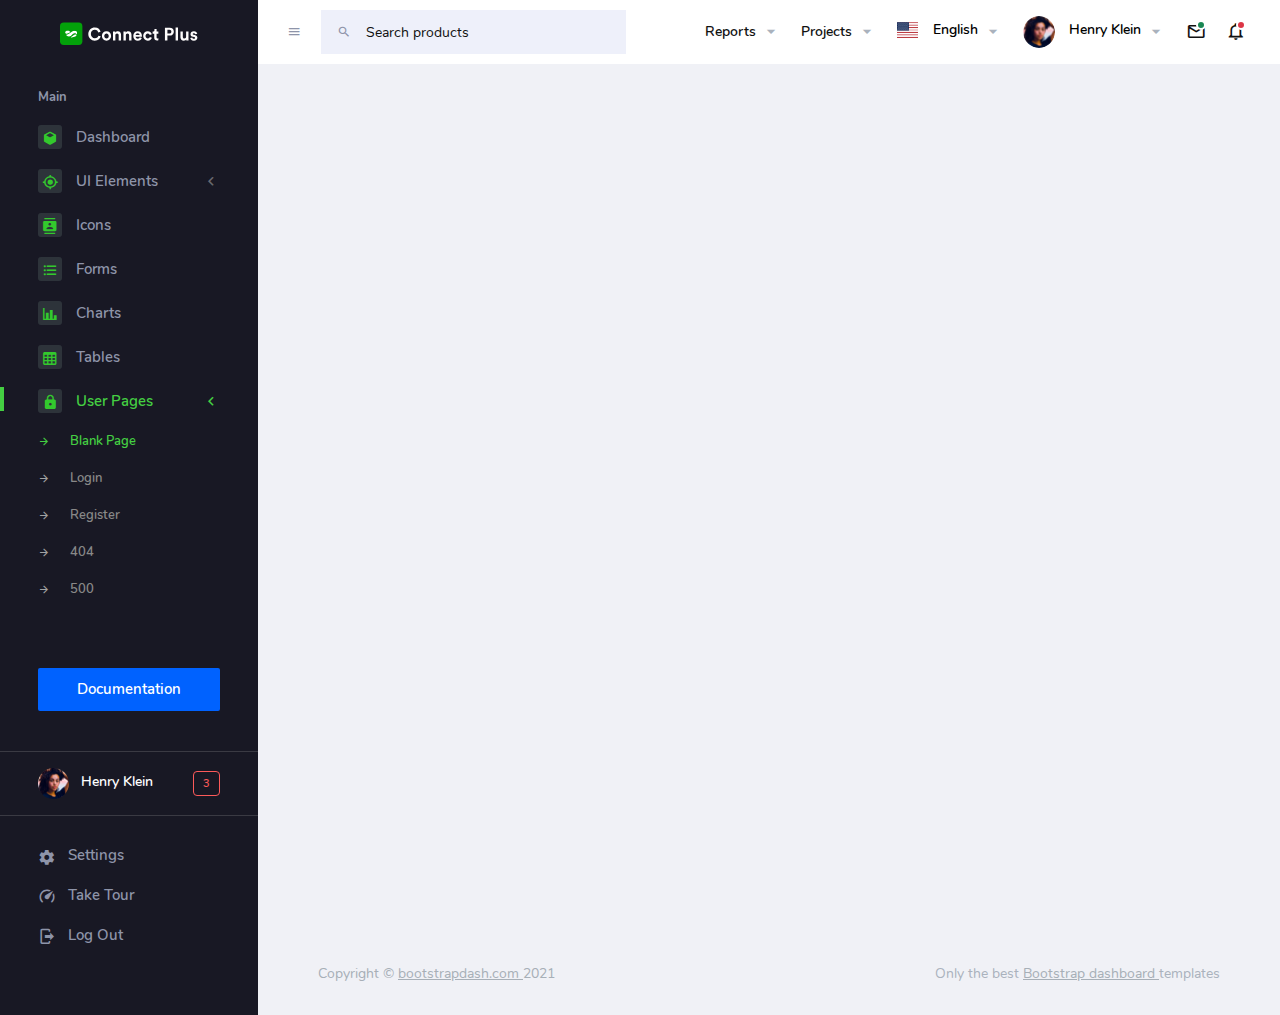
<file: front-end/pages/samples/blank-page.html>
<!DOCTYPE html>
<html lang="en">
  <head>
    <!-- Required meta tags -->
    <meta charset="utf-8">
    <meta name="viewport" content="width=device-width, initial-scale=1, shrink-to-fit=no">
    <title>Connect Plus</title>
    <!-- plugins:css -->
    <link rel="stylesheet" href="../../assets/vendors/mdi/css/materialdesignicons.min.css">
    <link rel="stylesheet" href="../../assets/vendors/flag-icon-css/css/flag-icon.min.css">
    <link rel="stylesheet" href="../../assets/vendors/css/vendor.bundle.base.css">
    <!-- endinject -->
    <!-- Plugin css for this page -->
    <!-- End plugin css for this page -->
    <!-- inject:css -->
    <!-- endinject -->
    <!-- Layout styles -->
    <link rel="stylesheet" href="../../assets/css/style.css">
    <!-- End layout styles -->
    <link rel="shortcut icon" href="../../assets/images/favicon.png" />
  </head>
  <body>
    <div class="container-scroller">
      <!-- partial:../../partials/_navbar.html -->
      <nav class="navbar default-layout-navbar col-lg-12 col-12 p-0 fixed-top d-flex flex-row">
        <div class="text-center navbar-brand-wrapper d-flex align-items-center justify-content-center">
          <a class="navbar-brand brand-logo" href="../../index.html"><img src="../../assets/images/logo.svg" alt="logo" /></a>
          <a class="navbar-brand brand-logo-mini" href="../../index.html"><img src="../../assets/images/logo-mini.svg" alt="logo" /></a>
        </div>
        <div class="navbar-menu-wrapper d-flex align-items-stretch">
          <button class="navbar-toggler navbar-toggler align-self-center" type="button" data-toggle="minimize">
            <span class="mdi mdi-menu"></span>
          </button>
          <div class="search-field d-none d-xl-block">
            <form class="d-flex align-items-center h-100" action="#">
              <div class="input-group">
                <div class="input-group-prepend bg-transparent">
                  <i class="input-group-text border-0 mdi mdi-magnify"></i>
                </div>
                <input type="text" class="form-control bg-transparent border-0" placeholder="Search products">
              </div>
            </form>
          </div>
          <ul class="navbar-nav navbar-nav-right">
            <li class="nav-item  dropdown d-none d-md-block">
              <a class="nav-link dropdown-toggle" id="reportDropdown" href="#" data-bs-toggle="dropdown" aria-expanded="false"> Reports </a>
              <div class="dropdown-menu navbar-dropdown" aria-labelledby="reportDropdown">
                <a class="dropdown-item" href="#">
                  <i class="mdi mdi-file-pdf me-2"></i>PDF </a>
                <div class="dropdown-divider"></div>
                <a class="dropdown-item" href="#">
                  <i class="mdi mdi-file-excel me-2"></i>Excel </a>
                <div class="dropdown-divider"></div>
                <a class="dropdown-item" href="#">
                  <i class="mdi mdi-file-word me-2"></i>doc </a>
              </div>
            </li>
            <li class="nav-item  dropdown d-none d-md-block">
              <a class="nav-link dropdown-toggle" id="projectDropdown" href="#" data-bs-toggle="dropdown" aria-expanded="false"> Projects </a>
              <div class="dropdown-menu navbar-dropdown" aria-labelledby="projectDropdown">
                <a class="dropdown-item" href="#">
                  <i class="mdi mdi-eye-outline me-2"></i>View Project </a>
                <div class="dropdown-divider"></div>
                <a class="dropdown-item" href="#">
                  <i class="mdi mdi-pencil-outline me-2"></i>Edit Project </a>
              </div>
            </li>
            <li class="nav-item nav-language dropdown d-none d-md-block">
              <a class="nav-link dropdown-toggle" id="languageDropdown" href="#" data-bs-toggle="dropdown" aria-expanded="false">
                <div class="nav-language-icon">
                  <i class="flag-icon flag-icon-us" title="us" id="us"></i>
                </div>
                <div class="nav-language-text">
                  <p class="mb-1 text-black">English</p>
                </div>
              </a>
              <div class="dropdown-menu navbar-dropdown" aria-labelledby="languageDropdown">
                <a class="dropdown-item" href="#">
                  <div class="nav-language-icon me-2">
                    <i class="flag-icon flag-icon-ae" title="ae" id="ae"></i>
                  </div>
                  <div class="nav-language-text">
                    <p class="mb-1 text-black">Arabic</p>
                  </div>
                </a>
                <div class="dropdown-divider"></div>
                <a class="dropdown-item" href="#">
                  <div class="nav-language-icon me-2">
                    <i class="flag-icon flag-icon-gb" title="GB" id="gb"></i>
                  </div>
                  <div class="nav-language-text">
                    <p class="mb-1 text-black">English</p>
                  </div>
                </a>
              </div>
            </li>
            <li class="nav-item nav-profile dropdown">
              <a class="nav-link dropdown-toggle" id="profileDropdown" href="#" data-bs-toggle="dropdown" aria-expanded="false">
                <div class="nav-profile-img">
                  <img src="../../assets/images/faces/face28.png" alt="image">
                </div>
                <div class="nav-profile-text">
                  <p class="mb-1 text-black">Henry Klein</p>
                </div>
              </a>
              <div class="dropdown-menu navbar-dropdown dropdown-menu-right p-0 border-0 font-size-sm" aria-labelledby="profileDropdown" data-x-placement="bottom-end">
                <div class="p-3 text-center bg-primary">
                  <img class="img-avatar img-avatar48 img-avatar-thumb" src="../../assets/images/faces/face28.png" alt="">
                </div>
                <div class="p-2">
                  <h5 class="dropdown-header text-uppercase ps-2 text-dark">User Options</h5>
                  <a class="dropdown-item py-1 d-flex align-items-center justify-content-between" href="#">
                    <span>Inbox</span>
                    <span class="p-0">
                      <span class="badge badge-primary">3</span>
                      <i class="mdi mdi-email-open-outline ms-1"></i>
                    </span>
                  </a>
                  <a class="dropdown-item py-1 d-flex align-items-center justify-content-between" href="#">
                    <span>Profile</span>
                    <span class="p-0">
                      <span class="badge badge-success">1</span>
                      <i class="mdi mdi-account-outline ms-1"></i>
                    </span>
                  </a>
                  <a class="dropdown-item py-1 d-flex align-items-center justify-content-between" href="javascript:void(0)">
                    <span>Settings</span>
                    <i class="mdi mdi-settings"></i>
                  </a>
                  <div role="separator" class="dropdown-divider"></div>
                  <h5 class="dropdown-header text-uppercase  ps-2 text-dark mt-2">Actions</h5>
                  <a class="dropdown-item py-1 d-flex align-items-center justify-content-between" href="#">
                    <span>Lock Account</span>
                    <i class="mdi mdi-lock ms-1"></i>
                  </a>
                  <a class="dropdown-item py-1 d-flex align-items-center justify-content-between" href="#">
                    <span>Log Out</span>
                    <i class="mdi mdi-logout ms-1"></i>
                  </a>
                </div>
              </div>
            </li>
            <li class="nav-item dropdown">
              <a class="nav-link count-indicator dropdown-toggle" id="messageDropdown" href="#" data-bs-toggle="dropdown" aria-expanded="false">
                <i class="mdi mdi-email-outline"></i>
                <span class="count-symbol bg-success"></span>
              </a>
              <div class="dropdown-menu dropdown-menu-end navbar-dropdown preview-list" aria-labelledby="messageDropdown">
                <h6 class="p-3 mb-0 bg-primary text-white py-4">Messages</h6>
                <div class="dropdown-divider"></div>
                <a class="dropdown-item preview-item">
                  <div class="preview-thumbnail">
                    <img src="../../assets/images/faces/face4.jpg" alt="image" class="profile-pic">
                  </div>
                  <div class="preview-item-content d-flex align-items-start flex-column justify-content-center">
                    <h6 class="preview-subject ellipsis mb-1 font-weight-normal">Mark send you a message</h6>
                    <p class="text-gray mb-0"> 1 Minutes ago </p>
                  </div>
                </a>
                <div class="dropdown-divider"></div>
                <a class="dropdown-item preview-item">
                  <div class="preview-thumbnail">
                    <img src="../../assets/images/faces/face2.jpg" alt="image" class="profile-pic">
                  </div>
                  <div class="preview-item-content d-flex align-items-start flex-column justify-content-center">
                    <h6 class="preview-subject ellipsis mb-1 font-weight-normal">Cregh send you a message</h6>
                    <p class="text-gray mb-0"> 15 Minutes ago </p>
                  </div>
                </a>
                <div class="dropdown-divider"></div>
                <a class="dropdown-item preview-item">
                  <div class="preview-thumbnail">
                    <img src="../../assets/images/faces/face3.jpg" alt="image" class="profile-pic">
                  </div>
                  <div class="preview-item-content d-flex align-items-start flex-column justify-content-center">
                    <h6 class="preview-subject ellipsis mb-1 font-weight-normal">Profile picture updated</h6>
                    <p class="text-gray mb-0"> 18 Minutes ago </p>
                  </div>
                </a>
                <div class="dropdown-divider"></div>
                <h6 class="p-3 mb-0 text-center">4 new messages</h6>
              </div>
            </li>
            <li class="nav-item dropdown">
              <a class="nav-link count-indicator dropdown-toggle" id="notificationDropdown" href="#" data-bs-toggle="dropdown">
                <i class="mdi mdi-bell-outline"></i>
                <span class="count-symbol bg-danger"></span>
              </a>
              <div class="dropdown-menu dropdown-menu-end navbar-dropdown preview-list" aria-labelledby="notificationDropdown">
                <h6 class="p-3 mb-0 bg-primary text-white py-4">Notifications</h6>
                <div class="dropdown-divider"></div>
                <a class="dropdown-item preview-item">
                  <div class="preview-thumbnail">
                    <div class="preview-icon bg-success">
                      <i class="mdi mdi-calendar"></i>
                    </div>
                  </div>
                  <div class="preview-item-content d-flex align-items-start flex-column justify-content-center">
                    <h6 class="preview-subject font-weight-normal mb-1">Event today</h6>
                    <p class="text-gray ellipsis mb-0"> Just a reminder that you have an event today </p>
                  </div>
                </a>
                <div class="dropdown-divider"></div>
                <a class="dropdown-item preview-item">
                  <div class="preview-thumbnail">
                    <div class="preview-icon bg-warning">
                      <i class="mdi mdi-settings"></i>
                    </div>
                  </div>
                  <div class="preview-item-content d-flex align-items-start flex-column justify-content-center">
                    <h6 class="preview-subject font-weight-normal mb-1">Settings</h6>
                    <p class="text-gray ellipsis mb-0"> Update dashboard </p>
                  </div>
                </a>
                <div class="dropdown-divider"></div>
                <a class="dropdown-item preview-item">
                  <div class="preview-thumbnail">
                    <div class="preview-icon bg-info">
                      <i class="mdi mdi-link-variant"></i>
                    </div>
                  </div>
                  <div class="preview-item-content d-flex align-items-start flex-column justify-content-center">
                    <h6 class="preview-subject font-weight-normal mb-1">Launch Admin</h6>
                    <p class="text-gray ellipsis mb-0"> New admin wow! </p>
                  </div>
                </a>
                <div class="dropdown-divider"></div>
                <h6 class="p-3 mb-0 text-center">See all notifications</h6>
              </div>
            </li>
          </ul>
          <button class="navbar-toggler navbar-toggler-right d-lg-none align-self-center" type="button" data-toggle="offcanvas">
            <span class="mdi mdi-menu"></span>
          </button>
        </div>
      </nav>
      <!-- partial -->
      <div class="container-fluid page-body-wrapper">
        <!-- partial:../../partials/_sidebar.html -->
        <nav class="sidebar sidebar-offcanvas" id="sidebar">
          <ul class="nav">
            <li class="nav-item nav-category">Main</li>
            <li class="nav-item">
              <a class="nav-link" href="../../index.html">
                <span class="icon-bg"><i class="mdi mdi-cube menu-icon"></i></span>
                <span class="menu-title">Dashboard</span>
              </a>
            </li>
            <li class="nav-item">
              <a class="nav-link" data-bs-toggle="collapse" href="#ui-basic" aria-expanded="false" aria-controls="ui-basic">
                <span class="icon-bg"><i class="mdi mdi-crosshairs-gps menu-icon"></i></span>
                <span class="menu-title">UI Elements</span>
                <i class="menu-arrow"></i>
              </a>
              <div class="collapse" id="ui-basic">
                <ul class="nav flex-column sub-menu">
                  <li class="nav-item"> <a class="nav-link" href="../../pages/ui-features/buttons.html">Buttons</a></li>
                  <li class="nav-item"> <a class="nav-link" href="../../pages/ui-features/dropdowns.html">Dropdowns</a></li>
                  <li class="nav-item"> <a class="nav-link" href="../../pages/ui-features/typography.html">Typography</a></li>
                </ul>
              </div>
            </li>
            <li class="nav-item">
              <a class="nav-link" href="../../pages/icons/mdi.html">
                <span class="icon-bg"><i class="mdi mdi-contacts menu-icon"></i></span>
                <span class="menu-title">Icons</span>
              </a>
            </li>
            <li class="nav-item">
              <a class="nav-link" href="../../pages/forms/basic_elements.html">
                <span class="icon-bg"><i class="mdi mdi-format-list-bulleted menu-icon"></i></span>
                <span class="menu-title">Forms</span>
              </a>
            </li>
            <li class="nav-item">
              <a class="nav-link" href="../../pages/charts/chartjs.html">
                <span class="icon-bg"><i class="mdi mdi-chart-bar menu-icon"></i></span>
                <span class="menu-title">Charts</span>
              </a>
            </li>
            <li class="nav-item">
              <a class="nav-link" href="../../pages/tables/basic-table.html">
                <span class="icon-bg"><i class="mdi mdi-table-large menu-icon"></i></span>
                <span class="menu-title">Tables</span>
              </a>
            </li>
            <li class="nav-item">
              <a class="nav-link" data-bs-toggle="collapse" href="#auth" aria-expanded="false" aria-controls="auth">
                <span class="icon-bg"><i class="mdi mdi-lock menu-icon"></i></span>
                <span class="menu-title">User Pages</span>
                <i class="menu-arrow"></i>
              </a>
              <div class="collapse" id="auth">
                <ul class="nav flex-column sub-menu">
                  <li class="nav-item"> <a class="nav-link" href="../../pages/samples/blank-page.html"> Blank Page </a></li>
                  <li class="nav-item"> <a class="nav-link" href="../../pages/samples/login.html"> Login </a></li>
                  <li class="nav-item"> <a class="nav-link" href="../../pages/samples/register.html"> Register </a></li>
                  <li class="nav-item"> <a class="nav-link" href="../../pages/samples/error-404.html"> 404 </a></li>
                  <li class="nav-item"> <a class="nav-link" href="../../pages/samples/error-500.html"> 500 </a></li>
                </ul>
              </div>
            </li>
            <li class="nav-item documentation-link">
              <a class="nav-link" href="http://www.bootstrapdash.com/demo/connect-plus-free/jquery/documentation/documentation.html" target="_blank">
                <span class="icon-bg">
                  <i class="mdi mdi-file-document-box menu-icon"></i>
                </span>
                <span class="menu-title">Documentation</span>
              </a>
            </li>
            <li class="nav-item sidebar-user-actions">
              <div class="user-details">
                <div class="d-flex justify-content-between align-items-center">
                  <div>
                    <div class="d-flex align-items-center">
                      <div class="sidebar-profile-img">
                        <img src="../../assets/images/faces/face28.png" alt="image">
                      </div>
                      <div class="sidebar-profile-text">
                        <p class="mb-1">Henry Klein</p>
                      </div>
                    </div>
                  </div>
                  <div class="badge badge-danger">3</div>
                </div>
              </div>
            </li>
            <li class="nav-item sidebar-user-actions">
              <div class="sidebar-user-menu">
                <a href="#" class="nav-link"><i class="mdi mdi-settings menu-icon"></i>
                  <span class="menu-title">Settings</span>
                </a>
              </div>
            </li>
            <li class="nav-item sidebar-user-actions">
              <div class="sidebar-user-menu">
                <a href="#" class="nav-link"><i class="mdi mdi-speedometer menu-icon"></i>
                  <span class="menu-title">Take Tour</span></a>
              </div>
            </li>
            <li class="nav-item sidebar-user-actions">
              <div class="sidebar-user-menu">
                <a href="#" class="nav-link"><i class="mdi mdi-logout menu-icon"></i>
                  <span class="menu-title">Log Out</span></a>
              </div>
            </li>
          </ul>
        </nav>
        <!-- partial -->
        <div class="main-panel">
          <div class="content-wrapper">
          </div>
          <!-- content-wrapper ends -->
          <!-- partial:../../partials/_footer.html -->
          <footer class="footer">
            <div class="footer-inner-wraper">
              <div class="d-sm-flex justify-content-center justify-content-sm-between py-2">
                <span class="text-muted text-center text-sm-left d-block d-sm-inline-block">Copyright © <a href="https://www.bootstrapdash.com/" target="_blank">bootstrapdash.com </a>2021</span>
                <span class="float-none float-sm-right d-block mt-1 mt-sm-0 text-center">Only the best <a href="https://www.bootstrapdash.com/" target="_blank"> Bootstrap dashboard </a> templates</span>
              </div>
            </div>
          </footer>
          <!-- partial -->
        </div>
        <!-- main-panel ends -->
      </div>
      <!-- page-body-wrapper ends -->
    </div>
    <!-- container-scroller -->
    <!-- plugins:js -->
    <script src="../../assets/vendors/js/vendor.bundle.base.js"></script>
    <!-- endinject -->
    <!-- Plugin js for this page -->
    <!-- End plugin js for this page -->
    <!-- inject:js -->
    <script src="../../assets/js/off-canvas.js"></script>
    <script src="../../assets/js/hoverable-collapse.js"></script>
    <script src="../../assets/js/misc.js"></script>
    <!-- endinject -->
    <!-- Custom js for this page -->
    <!-- End custom js for this page -->
  </body>
</html>
</file>
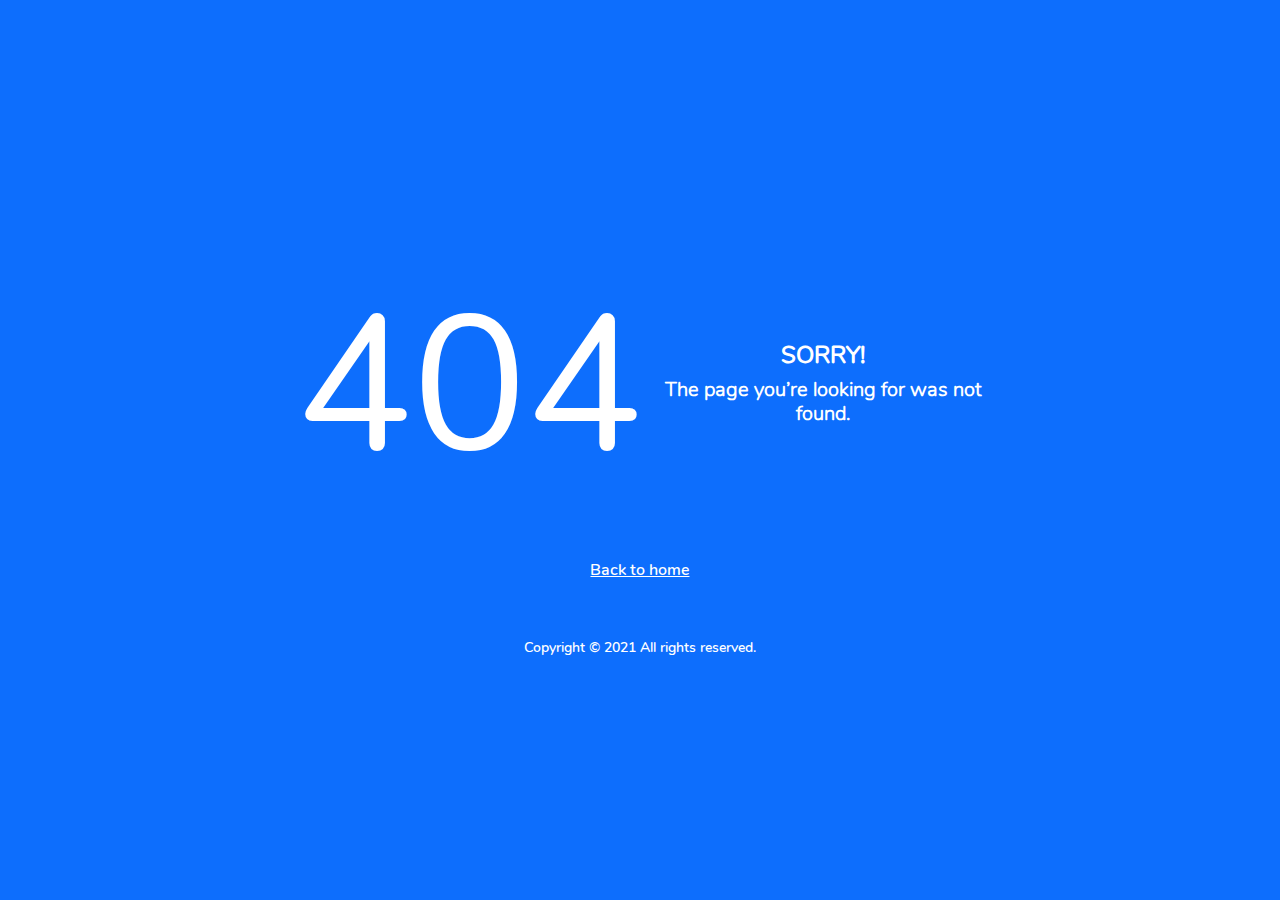
<file: front-end/pages/samples/error-404.html>
<!DOCTYPE html>
<html lang="en">
  <head>
    <!-- Required meta tags -->
    <meta charset="utf-8">
    <meta name="viewport" content="width=device-width, initial-scale=1, shrink-to-fit=no">
    <title>Connect Plus</title>
    <!-- plugins:css -->
    <link rel="stylesheet" href="../../assets/vendors/mdi/css/materialdesignicons.min.css">
    <link rel="stylesheet" href="../../assets/vendors/flag-icon-css/css/flag-icon.min.css">
    <link rel="stylesheet" href="../../assets/vendors/css/vendor.bundle.base.css">
    <!-- endinject -->
    <!-- Plugin css for this page -->
    <!-- End Plugin css for this page -->
    <!-- inject:css -->
    <!-- endinject -->
    <!-- Layout styles -->
    <link rel="stylesheet" href="../../assets/css/style.css">
    <!-- End layout styles -->
    <link rel="shortcut icon" href="../../assets/images/favicon.png" />
  </head>
  <body>
    <div class="container-scroller">
      <div class="container-fluid page-body-wrapper full-page-wrapper">
        <div class="content-wrapper d-flex align-items-center text-center error-page bg-primary">
          <div class="row flex-grow">
            <div class="col-lg-7 mx-auto text-white">
              <div class="row align-items-center d-flex flex-row">
                <div class="col-lg-6 text-lg-right pr-lg-4">
                  <h1 class="display-1 mb-0">404</h1>
                </div>
                <div class="col-lg-6 error-page-divider text-lg-left ps-lg-4">
                  <h2>SORRY!</h2>
                  <h3 class="font-weight-light">The page you’re looking for was not found.</h3>
                </div>
              </div>
              <div class="row mt-5">
                <div class="col-12 text-center mt-xl-2">
                  <a class="text-white font-weight-medium" href="../../index.html">Back to home</a>
                </div>
              </div>
              <div class="row mt-5">
                <div class="col-12 mt-xl-2">
                  <p class="text-white font-weight-medium text-center">Copyright &copy; 2021 All rights reserved.</p>
                </div>
              </div>
            </div>
          </div>
        </div>
        <!-- content-wrapper ends -->
      </div>
      <!-- page-body-wrapper ends -->
    </div>
    <!-- container-scroller -->
    <!-- plugins:js -->
    <script src="../../assets/vendors/js/vendor.bundle.base.js"></script>
    <!-- endinject -->
    <!-- Plugin js for this page -->
    <!-- End plugin js for this page -->
    <!-- inject:js -->
    <script src="../../assets/js/off-canvas.js"></script>
    <script src="../../assets/js/hoverable-collapse.js"></script>
    <script src="../../assets/js/misc.js"></script>
    <!-- endinject -->
  </body>
</html>
</file>
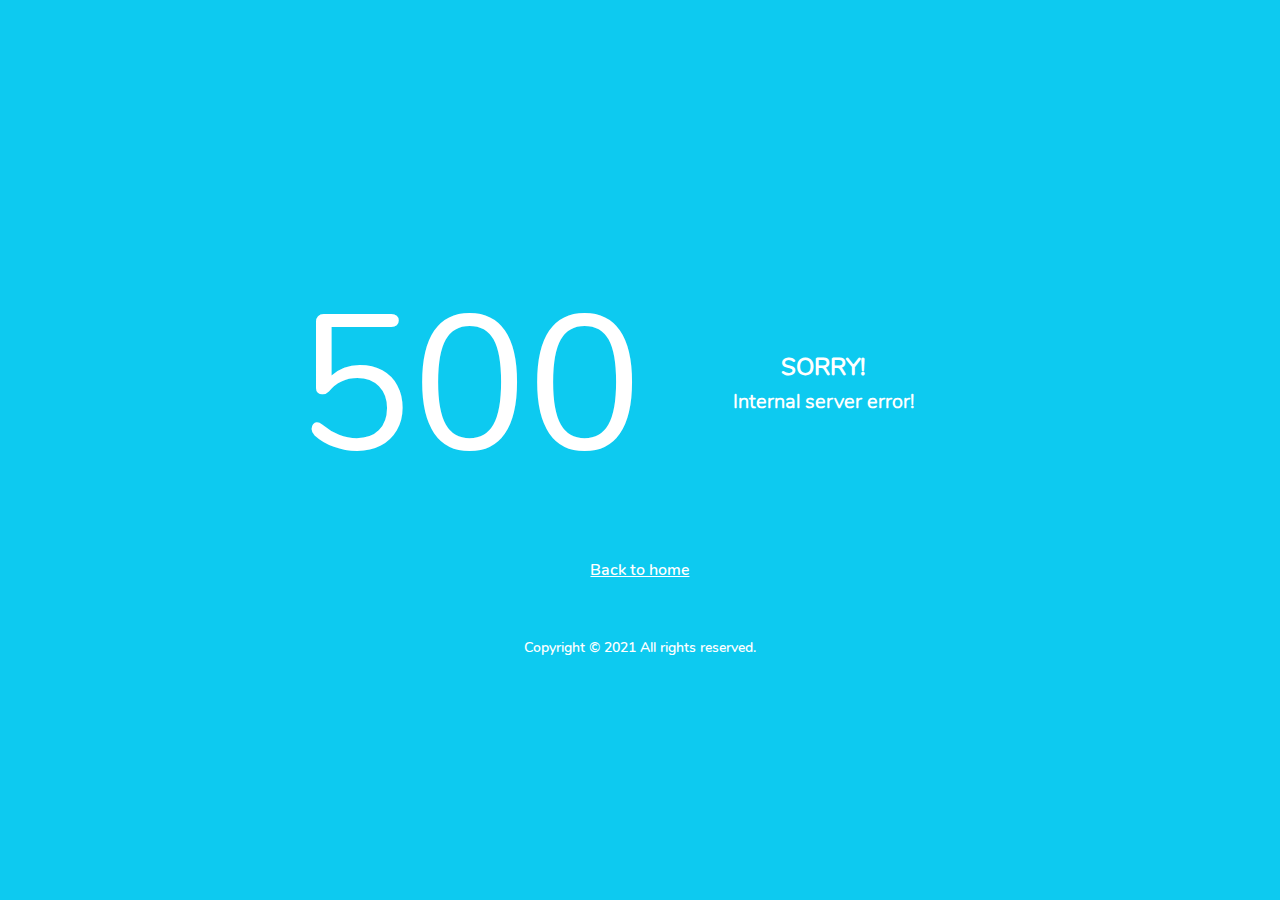
<file: front-end/pages/samples/error-500.html>
<!DOCTYPE html>
<html lang="en">
  <head>
    <!-- Required meta tags -->
    <meta charset="utf-8">
    <meta name="viewport" content="width=device-width, initial-scale=1, shrink-to-fit=no">
    <title>Connect Plus</title>
    <!-- plugins:css -->
    <link rel="stylesheet" href="../../assets/vendors/mdi/css/materialdesignicons.min.css">
    <link rel="stylesheet" href="../../assets/vendors/flag-icon-css/css/flag-icon.min.css">
    <link rel="stylesheet" href="../../assets/vendors/css/vendor.bundle.base.css">
    <!-- endinject -->
    <!-- Plugin css for this page -->
    <!-- End Plugin css for this page -->
    <!-- inject:css -->
    <!-- endinject -->
    <!-- Layout styles -->
    <link rel="stylesheet" href="../../assets/css/style.css">
    <!-- End layout styles -->
    <link rel="shortcut icon" href="../../assets/images/favicon.png" />
  </head>
  <body>
    <div class="container-scroller">
      <div class="container-fluid page-body-wrapper full-page-wrapper">
        <div class="content-wrapper d-flex align-items-center text-center error-page bg-info">
          <div class="row flex-grow">
            <div class="col-lg-7 mx-auto text-white">
              <div class="row align-items-center d-flex flex-row">
                <div class="col-lg-6 text-lg-right pr-lg-4">
                  <h1 class="display-1 mb-0">500</h1>
                </div>
                <div class="col-lg-6 error-page-divider text-lg-left ps-lg-4">
                  <h2>SORRY!</h2>
                  <h3 class="font-weight-light">Internal server error!</h3>
                </div>
              </div>
              <div class="row mt-5">
                <div class="col-12 text-center mt-xl-2">
                  <a class="text-white font-weight-medium" href="../../index.html">Back to home</a>
                </div>
              </div>
              <div class="row mt-5">
                <div class="col-12 mt-xl-2">
                  <p class="text-white font-weight-medium text-center">Copyright &copy; 2021 All rights reserved.</p>
                </div>
              </div>
            </div>
          </div>
        </div>
        <!-- content-wrapper ends -->
      </div>
      <!-- page-body-wrapper ends -->
    </div>
    <!-- container-scroller -->
    <!-- plugins:js -->
    <script src="../../assets/vendors/js/vendor.bundle.base.js"></script>
    <!-- endinject -->
    <!-- Plugin js for this page -->
    <!-- End plugin js for this page -->
    <!-- inject:js -->
    <script src="../../assets/js/off-canvas.js"></script>
    <script src="../../assets/js/hoverable-collapse.js"></script>
    <script src="../../assets/js/misc.js"></script>
    <!-- endinject -->
  </body>
</html>
</file>
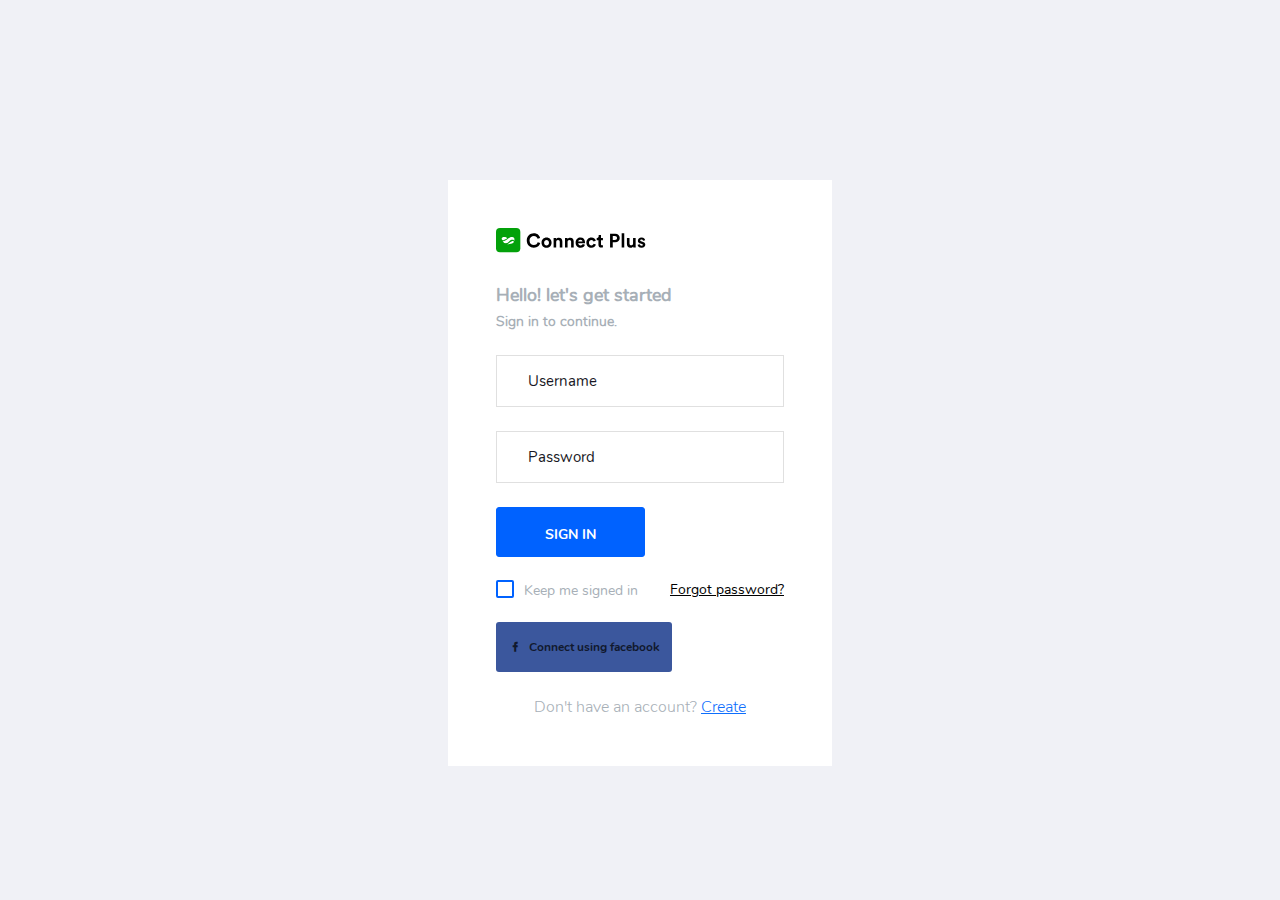
<file: front-end/pages/samples/login.html>
<!DOCTYPE html>
<html lang="en">
  <head>
    <!-- Required meta tags -->
    <meta charset="utf-8">
    <meta name="viewport" content="width=device-width, initial-scale=1, shrink-to-fit=no">
    <title>Connect Plus</title>
    <!-- plugins:css -->
    <link rel="stylesheet" href="../../assets/vendors/mdi/css/materialdesignicons.min.css">
    <link rel="stylesheet" href="../../assets/vendors/flag-icon-css/css/flag-icon.min.css">
    <link rel="stylesheet" href="../../assets/vendors/css/vendor.bundle.base.css">
    <!-- endinject -->
    <!-- Plugin css for this page -->
    <!-- End plugin css for this page -->
    <!-- inject:css -->
    <!-- endinject -->
    <!-- Layout styles -->
    <link rel="stylesheet" href="../../assets/css/style.css">
    <!-- End layout styles -->
    <link rel="shortcut icon" href="../../assets/images/favicon.png" />
  </head>
  <body>
    <div class="container-scroller">
      <div class="container-fluid page-body-wrapper full-page-wrapper">
        <div class="content-wrapper d-flex align-items-center auth">
          <div class="row flex-grow">
            <div class="col-lg-4 mx-auto">
              <div class="auth-form-light text-left p-5">
                <div class="brand-logo">
                  <img src="../../assets/images/logo-dark.svg">
                </div>
                <h4>Hello! let's get started</h4>
                <h6 class="font-weight-light">Sign in to continue.</h6>
                <form class="pt-3">
                  <div class="form-group">
                    <input type="email" class="form-control form-control-lg" id="exampleInputEmail1" placeholder="Username">
                  </div>
                  <div class="form-group">
                    <input type="password" class="form-control form-control-lg" id="exampleInputPassword1" placeholder="Password">
                  </div>
                  <div class="mt-3">
                    <a class="btn btn-block btn-primary btn-lg font-weight-medium auth-form-btn" href="../../index.html">SIGN IN</a>
                  </div>
                  <div class="my-2 d-flex justify-content-between align-items-center">
                    <div class="form-check">
                      <label class="form-check-label text-muted">
                        <input type="checkbox" class="form-check-input"> Keep me signed in </label>
                    </div>
                    <a href="#" class="auth-link text-black">Forgot password?</a>
                  </div>
                  <div class="mb-2">
                    <button type="button" class="btn btn-block btn-facebook auth-form-btn">
                      <i class="mdi mdi-facebook me-2"></i>Connect using facebook </button>
                  </div>
                  <div class="text-center mt-4 font-weight-light"> Don't have an account? <a href="register.html" class="text-primary">Create</a>
                  </div>
                </form>
              </div>
            </div>
          </div>
        </div>
        <!-- content-wrapper ends -->
      </div>
      <!-- page-body-wrapper ends -->
    </div>
    <!-- container-scroller -->
    <!-- plugins:js -->
    <script src="../../assets/vendors/js/vendor.bundle.base.js"></script>
    <!-- endinject -->
    <!-- Plugin js for this page -->
    <!-- End plugin js for this page -->
    <!-- inject:js -->
    <script src="../../assets/js/off-canvas.js"></script>
    <script src="../../assets/js/hoverable-collapse.js"></script>
    <script src="../../assets/js/misc.js"></script>
    <!-- endinject -->
  </body>
</html>
</file>
<file: front-end/assets/vendors/css/vendor.bundle.base.css>
/*
 * Container style
 */
.ps {
  overflow: hidden !important;
  overflow-anchor: none;
  -ms-overflow-style: none;
  touch-action: auto;
  -ms-touch-action: auto;
}

/*
 * Scrollbar rail styles
 */
.ps__rail-x {
  display: none;
  opacity: 0;
  transition: background-color .2s linear, opacity .2s linear;
  -webkit-transition: background-color .2s linear, opacity .2s linear;
  height: 15px;
  /* there must be 'bottom' or 'top' for ps__rail-x */
  bottom: 0px;
  /* please don't change 'position' */
  position: absolute;
}

.ps__rail-y {
  display: none;
  opacity: 0;
  transition: background-color .2s linear, opacity .2s linear;
  -webkit-transition: background-color .2s linear, opacity .2s linear;
  width: 15px;
  /* there must be 'right' or 'left' for ps__rail-y */
  right: 0;
  /* please don't change 'position' */
  position: absolute;
}

.ps--active-x > .ps__rail-x,
.ps--active-y > .ps__rail-y {
  display: block;
  background-color: transparent;
}

.ps:hover > .ps__rail-x,
.ps:hover > .ps__rail-y,
.ps--focus > .ps__rail-x,
.ps--focus > .ps__rail-y,
.ps--scrolling-x > .ps__rail-x,
.ps--scrolling-y > .ps__rail-y {
  opacity: 0.6;
}

.ps .ps__rail-x:hover,
.ps .ps__rail-y:hover,
.ps .ps__rail-x:focus,
.ps .ps__rail-y:focus,
.ps .ps__rail-x.ps--clicking,
.ps .ps__rail-y.ps--clicking {
  background-color: #eee;
  opacity: 0.9;
}

/*
 * Scrollbar thumb styles
 */
.ps__thumb-x {
  background-color: #aaa;
  border-radius: 6px;
  transition: background-color .2s linear, height .2s ease-in-out;
  -webkit-transition: background-color .2s linear, height .2s ease-in-out;
  height: 6px;
  /* there must be 'bottom' for ps__thumb-x */
  bottom: 2px;
  /* please don't change 'position' */
  position: absolute;
}

.ps__thumb-y {
  background-color: #aaa;
  border-radius: 6px;
  transition: background-color .2s linear, width .2s ease-in-out;
  -webkit-transition: background-color .2s linear, width .2s ease-in-out;
  width: 6px;
  /* there must be 'right' for ps__thumb-y */
  right: 2px;
  /* please don't change 'position' */
  position: absolute;
}

.ps__rail-x:hover > .ps__thumb-x,
.ps__rail-x:focus > .ps__thumb-x,
.ps__rail-x.ps--clicking .ps__thumb-x {
  background-color: #999;
  height: 11px;
}

.ps__rail-y:hover > .ps__thumb-y,
.ps__rail-y:focus > .ps__thumb-y,
.ps__rail-y.ps--clicking .ps__thumb-y {
  background-color: #999;
  width: 11px;
}

/* MS supports */
@supports (-ms-overflow-style: none) {
  .ps {
    overflow: auto !important;
  }
}

@media screen and (-ms-high-contrast: active), (-ms-high-contrast: none) {
  .ps {
    overflow: auto !important;
  }
}
</file>
<file: front-end/ckeditor/samples/css/samples.css>
/**
 * @license Copyright (c) 2003-2022, CKSource Holding sp. z o.o. All rights reserved.
 * For licensing, see LICENSE.md or https://ckeditor.com/legal/ckeditor-oss-license
 */
@media (max-width: 900px) {
  .global-is-mobile-hidden {
    display: none !important;
  }
}
article,
aside,
details,
figcaption,
figure,
footer,
header,
hgroup,
main,
menu,
nav,
section {
  display: block;
}
body,
html {
  margin: 0;
  padding: 0;
  font: 16px / 1.8 Arial, 'Helvetica Neue', Helvetica, sans-serif;
  font-weight: 300;
  color: #575757;
}
.grid-width-10 {
  width: 10%;
}
.grid-width-20 {
  width: 20%;
}
.grid-width-30 {
  width: 30%;
}
.grid-width-40 {
  width: 40%;
}
.grid-width-50 {
  width: 50%;
}
.grid-width-60 {
  width: 60%;
}
.grid-width-70 {
  width: 70%;
}
.grid-width-80 {
  width: 80%;
}
.grid-width-90 {
  width: 90%;
}
.grid-width-100 {
  width: 100%;
}
@media (max-width: 900px) {
  .grid-width-10,
  .grid-width-20,
  .grid-width-30,
  .grid-width-40,
  .grid-width-50,
  .grid-width-60,
  .grid-width-70,
  .grid-width-80,
  .grid-width-90,
  .grid-width-100 {
    width: 100%;
  }
}
*[class*="grid-width"] {
  -webkit-box-sizing: border-box;
  -moz-box-sizing: border-box;
  box-sizing: border-box;
  padding-left: 4%;
  padding-right: 4%;
  float: left;
}
*[class*="grid-width"]:after,
.grid-container:after,
*[class*="grid-width"]:before,
.grid-container:before {
  content: '';
  display: block;
  overflow: hidden;
  visibility: hidden;
  font-size: 0;
  line-height: 0;
  width: 0;
  height: 0;
}
*[class*="grid-width"]:after,
.grid-container:after {
  clear: both;
}
.grid-container {
  -webkit-box-sizing: border-box;
  -moz-box-sizing: border-box;
  box-sizing: border-box;
  margin-left: auto;
  margin-right: auto;
}
.grid-container-nested *[class*="grid-width"]:first-child {
  padding-left: 0;
}
.grid-container-nested *[class*="grid-width"]:last-child {
  padding-right: 0;
}
@media (max-width: 900px) {
  .grid-container-nested *[class*="grid-width"]:first-child {
    padding-left: 4%;
  }
  .grid-container-nested *[class*="grid-width"]:last-child {
    padding-right: 4%;
  }
}
.header-a {
  min-height: 140px;
  overflow: hidden;
}
.header-a .header-a-logo {
  margin: 40px 0 0;
}
@media (max-width: 900px) {
  .header-a .header-a-logo {
    text-align: center;
  }
}
.header-a .header-a-logo img {
  border: transparent;
}
.navigation-a {
  height: 30px;
  background: #3D3D3D;
  position: absolute;
  left: 0;
  right: 0;
  top: 0;
  padding: 0;
  overflow: hidden;
}
@media (max-width: 900px) {
  .navigation-a {
    text-align: center;
  }
}
.navigation-a ul {
  list-style: none;
  margin: 0;
  overflow: hidden;
}
.navigation-a ul li,
.navigation-a ul li a {
  display: inline-block;
}
@media (max-width: 900px) {
  .navigation-a ul {
    width: auto;
    text-overflow: ellipsis;
    white-space: nowrap;
    display: inline-block;
    float: none;
  }
  .navigation-a ul:before,
  .navigation-a ul:after {
    display: none;
  }
}
.navigation-a ul.navigation-a-left {
  text-align: left;
}
@media (max-width: 900px) {
  .navigation-a ul.navigation-a-left {
    padding-right: 0;
  }
}
.navigation-a ul.navigation-a-right {
  text-align: right;
}
@media (max-width: 900px) {
  .navigation-a ul.navigation-a-right {
    padding-left: 23px;
  }
}
.navigation-a ul li + li {
  margin-left: 23px;
}
.navigation-a ul li a {
  font-size: 10px;
  font-size: 0.625rem;
  line-height: 18px;
  line-height: 1.13rem;
  line-height: 30px;
  float: left;
  color: #ddd;
  font-weight: bold;
  text-decoration: none;
  text-transform: uppercase;
}
.navigation-a ul li a:hover {
  cursor: pointer;
  color: #fff;
}
.icon-navigation-a-github:before,
.icon-navigation-a-github:after {
  background-image: url("[data-uri]");
}
.navigation-b {
  text-align: right;
  margin: 52px 0 0;
  overflow: visible;
}
@media (max-width: 900px) {
  .navigation-b {
    text-align: center;
    margin-top: 20px;
    padding: 0;
  }
}
.navigation-b ul {
  padding: 0;
  list-style: none;
  margin: 0;
  overflow: visible;
}
.navigation-b ul li,
.navigation-b ul li a {
  display: inline-block;
}
@media (max-width: 900px) {
  .navigation-b ul {
    display: table;
    width: 100%;
    padding-bottom: 1.5em;
  }
}
@media (max-width: 900px) {
  .navigation-b ul li {
    display: table-row;
  }
}
.navigation-b ul li + li {
  margin-left: 20px;
}
@media (max-width: 900px) {
  .navigation-b ul li + li {
    margin-left: 0;
  }
}
.navigation-b ul li a {
  -webkit-box-sizing: border-box;
  -moz-box-sizing: border-box;
  box-sizing: border-box;
  text-transform: uppercase;
  text-decoration: none;
  outline: none;
}
@media (max-width: 900px) {
  .navigation-b ul li a {
    width: 100%;
    -webkit-border-radius: 0;
    -webkit-background-clip: padding-box;
    -moz-border-radius: 0;
    -moz-background-clip: padding;
    border-radius: 0;
    background-clip: padding-box;
  }
}
.footer-a {
  font-size: 13px;
  font-size: 0.8125rem;
  line-height: 23.4px;
  line-height: 1.46rem;
  padding-top: 2.25em;
  padding-bottom: 2.25em;
  overflow: hidden;
  color: #8a8a8a;
}
.footer-a a {
  color: #0287D0;
  text-decoration: none;
  border-bottom: 1px dotted #0287D0;
}
.footer-a a:hover {
  color: #0277b7;
}
.footer-a p {
  margin: 0;
  display: inline-block;
  text-align: center;
}
.content {
  font-size: 14px;
  font-size: 0.875rem;
  line-height: 25.2px;
  line-height: 1.57rem;
  overflow: hidden;
  padding-top: 1.5em;
  padding-bottom: 1.5em;
}
.content p {
  margin: 0.75em 0;
}
.content ul,
.content ol,
.content pre,
.content blockquote,
.content textarea:not([class^="cke"]),
.content .cke {
  margin: 1.875em 0;
}
.content code,
.content kbd {
  -webkit-border-radius: 3px;
  -webkit-background-clip: padding-box;
  -moz-border-radius: 3px;
  -moz-background-clip: padding;
  border-radius: 3px;
  background-clip: padding-box;
  padding: 3px 4px;
}
.content pre,
.content code,
.content kbd,
.content blockquote {
  background: #f5f5f5;
}
.content blockquote,
.content pre {
  background: none;
  border-left: 4px solid #0287D0;
  padding: 1.5em 2.25em;
}
.content p a,
.content ul a,
.content ol a,
.content blockquote a,
.content h1 a,
.content h2 a,
.content h3 a,
.content h4 a,
.content h5 a {
  color: #0287D0;
  text-decoration: none;
  border-bottom: 1px dotted #0287D0;
}
.content p a:hover,
.content ul a:hover,
.content ol a:hover,
.content blockquote a:hover,
.content h1 a:hover,
.content h2 a:hover,
.content h3 a:hover,
.content h4 a:hover,
.content h5 a:hover {
  color: #0277b7;
}
.content h1,
.content h2,
.content h3,
.content h4,
.content h5 {
  color: #000;
  font-weight: 100;
}
.content h1 code,
.content h2 code,
.content h3 code,
.content h4 code,
.content h5 code,
.content h1 kbd,
.content h2 kbd,
.content h3 kbd,
.content h4 kbd,
.content h5 kbd {
  font-size: inherit;
}
.content h1 a.content-heading-anchor,
.content h2 a.content-heading-anchor,
.content h3 a.content-heading-anchor,
.content h4 a.content-heading-anchor,
.content h5 a.content-heading-anchor {
  font-weight: 100;
  vertical-align: middle;
  opacity: 0;
  border: 0;
}
.content h1:hover a.content-heading-anchor,
.content h2:hover a.content-heading-anchor,
.content h3:hover a.content-heading-anchor,
.content h4:hover a.content-heading-anchor,
.content h5:hover a.content-heading-anchor {
  opacity: 1;
}
.content h1:target a,
.content h2:target a,
.content h3:target a,
.content h4:target a,
.content h5:target a {
  -webkit-animation: targetLinkOpacity 0.5s linear alternate;
  -moz-animation: targetLinkOpacity 0.5s linear alternate;
  -o-animation: targetLinkOpacity 0.5s linear alternate;
  animation: targetLinkOpacity 0.5s linear alternate;
  opacity: 1;
}
.content input,
.content select,
.content textarea:not([class^="cke"]) {
  -webkit-border-radius: 3px;
  -webkit-background-clip: padding-box;
  -moz-border-radius: 3px;
  -moz-background-clip: padding;
  border-radius: 3px;
  background-clip: padding-box;
  -webkit-box-shadow: inset 0 1px 1px rgba(0, 0, 0, 0.08);
  -moz-box-shadow: inset 0 1px 1px rgba(0, 0, 0, 0.08);
  box-shadow: inset 0 1px 1px rgba(0, 0, 0, 0.08);
  font: inherit;
  color: inherit;
  border: 1px solid #D9D9D9;
  padding: .2em .5em;
}
.content input:focus,
.content select:focus,
.content textarea:not([class^="cke"]):focus {
  border-color: #66afe9;
  outline: 0;
  -webkit-box-shadow: inset 0 1px 1px rgba(0, 0, 0, 0.08), 0 0 8px #93c6ef;
  -moz-box-shadow: inset 0 1px 1px rgba(0, 0, 0, 0.08), 0 0 8px #93c6ef;
  box-shadow: inset 0 1px 1px rgba(0, 0, 0, 0.08), 0 0 8px #93c6ef;
}
.content abbr {
  border-bottom: 1px dotted #666;
  cursor: pointer;
}
.content blockquote {
  font-style: italic;
  font-family: Georgia, Times, "Times New Roman", serif;
  font-size: 16px;
  font-size: 1rem;
  line-height: 28.8px;
  line-height: 1.8rem;
}
.content em {
  font-style: italic;
}
.content h1 {
  font-size: 36px;
  font-size: 2.25rem;
  line-height: 64.8px;
  line-height: 4.05rem;
  margin: 1.125em 0 0;
}
.content h2 {
  font-size: 27.2px;
  font-size: 1.7rem;
  line-height: 48.96px;
  line-height: 3.06rem;
  margin: 0.9em 0 0;
}
.content h3 {
  font-size: 24px;
  font-size: 1.5rem;
  line-height: 43.2px;
  line-height: 2.7rem;
  font-weight: 500;
  margin: 0.75em 0 0;
}
.content h4 {
  font-size: 19.2px;
  font-size: 1.2rem;
  line-height: 34.56px;
  line-height: 2.16rem;
  font-weight: 500;
  margin: 0.75em 0 0;
}
.content h5 {
  font-size: 17.6px;
  font-size: 1.1rem;
  line-height: 31.68px;
  line-height: 1.98rem;
  font-weight: 500;
  margin: 0.75em 0 0;
}
.content hr {
  border: 0;
  border-top: 4px solid #D9D9D9;
  margin: 1.5em 0;
}
.content input[type="text"] {
  height: 1.8em;
  line-height: 1.8em;
}
.content input[type="button"] {
  -webkit-appearance: button;
  -moz-appearance: button;
  appearance: button;
}
.content kbd {
  font-size: 12px;
  font-size: 0.75rem;
  line-height: 21.6px;
  line-height: 1.35rem;
  font-family: Arial, 'Helvetica Neue', Helvetica, sans-serif;
  padding: 2px 6px;
  -webkit-box-shadow: 0 0 4px #fff inset, 0 2px 0 #D9D9D9;
  -moz-box-shadow: 0 0 4px #fff inset, 0 2px 0 #D9D9D9;
  box-shadow: 0 0 4px #fff inset, 0 2px 0 #D9D9D9;
}
.content p img {
  vertical-align: middle;
}
.content p pre {
  padding: 1.5em;
}
.content pre {
  padding: 0;
  border: 0;
  tab-size: 4;
  -o-tab-size: 4;
  -moz-tab-size: 4;
}
.content pre,
.content code {
  font-size: 11.89px;
  font-size: 0.743rem;
  line-height: 21.4px;
  line-height: 1.34rem;
  font-family: Consolas, Menlo, Monaco, Lucida Console, Liberation Mono, DejaVu Sans Mono, Bitstream Vera Sans Mono, Courier New, monospace, serif;
}
.content pre a,
.content code a {
  border: 0;
}
.content pre code {
  padding: 0.75em;
  display: block;
}
.content strong {
  color: #000;
}
.content ul ul,
.content ol ul,
.content ul ol,
.content ol ol {
  margin: 0.75em 0;
}
.content ul li,
.content ol li {
  font-size: 14px;
  font-size: 0.875rem;
  line-height: 30.24px;
  line-height: 1.89rem;
}
.content textarea:not([class^="cke"]) {
  width: 100%;
}
.content div.todo {
  border: 2px dotted #444;
  padding: 10px;
  margin: 60px 0 10px 0;
  /* Remove me some day */
}
.content div.todo:before {
  content: "TODO";
  font-weight: bold;
}
body a.button-a,
body button.button-a,
body input.button-a {
  -webkit-border-radius: 3px;
  -webkit-background-clip: padding-box;
  -moz-border-radius: 3px;
  -moz-background-clip: padding;
  border-radius: 3px;
  background-clip: padding-box;
  font-size: 14px;
  font-size: 0.875rem;
  line-height: 25.2px;
  line-height: 1.57rem;
  height: 36px;
  line-height: 36px;
  padding: 0 1.1em;
  font-weight: 700;
  color: #3e3e3e;
  white-space: nowrap;
  text-decoration: none;
  display: inline-block;
  cursor: pointer;
  border: 0;
  vertical-align: middle;
  margin: 1px 0;
  background: transparent;
}
body a.button-a.icon-pos-left,
body button.button-a.icon-pos-left,
body input.button-a.icon-pos-left {
  padding-left: .8em;
}
body a.button-a.icon-pos-right,
body button.button-a.icon-pos-right,
body input.button-a.icon-pos-right {
  padding-right: .8em;
}
body a.button-a.button-a-no-text,
body button.button-a.button-a-no-text,
body input.button-a.button-a-no-text {
  -webkit-border-radius: 100px;
  -webkit-background-clip: padding-box;
  -moz-border-radius: 100px;
  -moz-background-clip: padding;
  border-radius: 100px;
  background-clip: padding-box;
  width: 36px;
  padding: 0;
  text-indent: -999px;
  overflow: hidden;
  position: relative;
  text-align: center;
}
body a.button-a.button-a-no-text:before,
body button.button-a.button-a-no-text:before,
body input.button-a.button-a-no-text:before {
  position: absolute;
  left: 50%;
  top: 50%;
  margin: -9px 0 0 -9px;
}
@media (max-width: 900px) {
  body a.button-a.button-a-mobile-collapsed,
  body button.button-a.button-a-mobile-collapsed,
  body input.button-a.button-a-mobile-collapsed {
    -webkit-border-radius: 100px;
    -webkit-background-clip: padding-box;
    -moz-border-radius: 100px;
    -moz-background-clip: padding;
    border-radius: 100px;
    background-clip: padding-box;
    width: 36px;
    padding: 0;
    text-indent: -999px;
    overflow: hidden;
    position: relative;
    text-align: center;
  }
  body a.button-a.button-a-mobile-collapsed:before,
  body button.button-a.button-a-mobile-collapsed:before,
  body input.button-a.button-a-mobile-collapsed:before {
    position: absolute;
    left: 50%;
    top: 50%;
    margin: -9px 0 0 -9px;
  }
  body a.button-a.button-a-mobile-collapsed:before,
  body button.button-a.button-a-mobile-collapsed:before,
  body input.button-a.button-a-mobile-collapsed:before {
    position: absolute;
    left: 50%;
    top: 50%;
    margin: -9px 0 0 -9px;
  }
}
body a.button-a:active,
body button.button-a:active,
body input.button-a:active,
body a.button-a:hover,
body button.button-a:hover,
body input.button-a:hover {
  color: #fff;
  background: #0277b7;
}
body a.button-a:focus,
body button.button-a:focus,
body input.button-a:focus {
  border-color: #66afe9;
  outline: 0;
  -webkit-box-shadow: inset 0 1px 1px rgba(0, 0, 0, 0.075), 0 0 8px #93c6ef;
  -moz-box-shadow: inset 0 1px 1px rgba(0, 0, 0, 0.075), 0 0 8px #93c6ef;
  box-shadow: inset 0 1px 1px rgba(0, 0, 0, 0.075), 0 0 8px #93c6ef;
}
body a.button-a-soft,
body button.button-a-soft,
body input.button-a-soft {
  background: #e7e7e7;
}
body a.button-a-soft:active,
body button.button-a-soft:active,
body input.button-a-soft:active,
body a.button-a-soft:hover,
body button.button-a-soft:hover,
body input.button-a-soft:hover {
  color: #3e3e3e;
  background: #cecece;
}
body a.button-a-background,
body button.button-a-background,
body input.button-a-background,
body a.navigation-b ul li a:hover,
body button.navigation-b ul li a:hover,
body input.navigation-b ul li a:hover {
  color: #fff;
  background: #0287D0;
}
body a.button-a-background:active,
body button.button-a-background:active,
body input.button-a-background:active,
body a.button-a-background:hover,
body button.button-a-background:hover,
body input.button-a-background:hover,
body a.navigation-b ul li a:hover:active,
body button.navigation-b ul li a:hover:active,
body input.navigation-b ul li a:hover:active,
body a.navigation-b ul li a:hover:hover,
body button.navigation-b ul li a:hover:hover,
body input.navigation-b ul li a:hover:hover {
  color: #fff;
  background: #0277b7;
}
.balloon-a {
  font-size: 12px;
  font-size: 0.75rem;
  line-height: 21.6px;
  line-height: 1.35rem;
  -webkit-border-radius: 3px;
  -webkit-background-clip: padding-box;
  -moz-border-radius: 3px;
  -moz-background-clip: padding;
  border-radius: 3px;
  background-clip: padding-box;
  border-bottom: 3px solid #d4d4d4;
  background: #ebebeb;
  display: inline-block;
  white-space: nowrap;
  padding: .4em 1.2em .2em;
  font-weight: 700;
  position: relative;
  z-index: 1000;
  text-transform: none;
  color: #575757;
}
.balloon-a:hover {
  color: #575757;
}
.balloon-a:before {
  content: '';
  width: 0;
  height: 0;
  border-style: solid;
  position: absolute;
}
.balloon-a-ne:before,
.balloon-a-nw:before {
  top: -13px;
  border-width: 0 9px 15.6px 9px;
  border-color: transparent transparent #ebebeb transparent;
}
.balloon-a-se:before,
.balloon-a-sw:before {
  bottom: -13px;
  border-width: 15.6px 9px 0 9px;
  border-color: #ebebeb transparent transparent transparent;
}
.balloon-a-nw:before,
.balloon-a-sw:before {
  left: 20px;
}
.balloon-a-ne:before,
.balloon-a-se:before {
  right: 20px;
}
.icon-pos-left:before,
.icon-pos-right:after {
  content: '';
  display: inline-block;
  width: 18px;
  height: 18px;
  vertical-align: middle;
  background-repeat: no-repeat;
}
.icon-pos-left:before {
  margin-right: 10px;
}
.icon-pos-right:after {
  margin-left: 10px;
}
.icon-download:before,
.icon-download:after {
  background-image: url("[data-uri]");
}
.icon-question-mark:before,
.icon-question-mark:after {
  background-image: url("[data-uri]");
}
.icon-close:before,
.icon-close:after {
  background-image: url("[data-uri]");
}
.ie8 .switch > * {
  vertical-align: middle;
}
.ie8 .switch input[type="radio"] {
  margin: 0 0.25em;
  display: inline-block;
}
.ie8 .switch label {
  margin-left: 0 !important;
  margin-right: 0 !important;
}
.ie8 .switch label[data-for="1"] {
  float: left;
}
.ie8 .switch label[data-for="2"] {
  float: right;
}
.ie8 .switch .switch-inner {
  display: none;
}
.switch {
  font-size: 14px;
  font-size: 0.875rem;
  line-height: 25.2px;
  line-height: 1.57rem;
  font-weight: bold;
  background-color: #0287D0;
  overflow: hidden;
  display: inline-block;
  padding: 0.75em 0.25em;
  color: #fff;
  -webkit-border-radius: 3px;
  -webkit-background-clip: padding-box;
  -moz-border-radius: 3px;
  -moz-background-clip: padding;
  border-radius: 3px;
  background-clip: padding-box;
  position: relative;
}
.switch input[type="radio"] {
  display: none;
}
.switch label {
  position: relative;
  z-index: 2;
  float: left;
  cursor: pointer;
  padding: 0 0.75em;
}
.switch label:hover {
  text-decoration: underline;
}
.switch .switch-inner {
  float: left;
  background-color: #FFF;
  height: 1.5em;
  width: 4.125em;
  padding: 2px;
  margin: 0 0.25em;
  -webkit-border-radius: 5.5px;
  -webkit-background-clip: padding-box;
  -moz-border-radius: 5.5px;
  -moz-background-clip: padding;
  border-radius: 5.5px;
  background-clip: padding-box;
}
.switch .switch-inner .handler {
  overflow: hidden;
  position: relative;
  display: block;
  height: 1.5em;
  width: 1.5em;
  background: #027dc1;
  -webkit-border-radius: 4.5px;
  -webkit-background-clip: padding-box;
  -moz-border-radius: 4.5px;
  -moz-background-clip: padding;
  border-radius: 4.5px;
  background-clip: padding-box;
}
.switch .switch-inner .handler:before {
  content: '';
  display: block;
  position: absolute;
  top: 0;
  right: 0;
  bottom: 3px;
  left: 0;
  background-color: #0291df;
  -webkit-border-bottom-left-radius: 4.5px;
  -moz-border-radius-bottomleft: 4.5px;
  border-bottom-left-radius: 4.5px;
  -webkit-border-bottom-right-radius: 4.5px;
  -webkit-background-clip: padding-box;
  -moz-border-radius-bottomright: 4.5px;
  -moz-background-clip: padding;
  border-bottom-right-radius: 4.5px;
  background-clip: padding-box;
}
.switch:hover .switch-inner .handler:before {
  background: #029ef3;
}
.switch input[data-num="2"]:checked ~ .switch-inner > .handler {
  margin-left: auto;
}
.switch input[data-num="2"]:checked ~ label[data-for="1"] {
  padding-right: 5.125em;
  margin-right: -4.375em;
}
.switch input[data-num="1"]:checked ~ label[data-for="2"] {
  padding-left: 5.125em;
  margin-left: -4.375em;
}
.toggler {
  -webkit-user-select: none;
  -moz-user-select: none;
  -ms-user-select: none;
  user-select: none;
}
.toggler label {
  cursor: pointer;
}
.toggler [data-collapse] {
  display: inherit;
}
.toggler [data-expand] {
  display: none;
}
.toggler.collapsed [data-collapse] {
  display: none;
}
.toggler.collapsed [data-expand] {
  display: inherit;
}
.toggler-container {
  overflow: hidden;
}
.toggler-container.collapsed {
  height: 0;
}
.icon-toggler-expanded:before,
.icon-toggler-collapsed:before,
.icon-toggler-expanded:after,
.icon-toggler-collapsed:after {
  background-image: url("[data-uri]");
}
.icon-toggler-expanded.icon-light:before,
.icon-toggler-collapsed.icon-light:before,
.icon-toggler-expanded.icon-light:after,
.icon-toggler-collapsed.icon-light:after {
  background-image: url("[data-uri]");
}
.icon-toggler-expanded:before,
.icon-toggler-expanded:after {
  background-position: top left;
}
.icon-toggler-collapsed:before,
.icon-toggler-collapsed:after {
  background-position: bottom left;
}
.modal {
  padding: 20px;
  border-radius: 3px;
  background-color: white;
  max-width: 700px;
  -webkit-box-sizing: border-box;
  -moz-box-sizing: border-box;
  box-sizing: border-box;
  width: 80% !important;
  top: 50% !important;
  -webkit-transform: translate(-50%, -50%) !important;
  -moz-transform: translate(-50%, -50%) !important;
  -ms-transform: translate(-50%, -50%) !important;
  -o-transform: translate(-50%, -50%) !important;
  transform: translate(-50%, -50%) !important;
}
.modal-close {
  -webkit-border-radius: 100px;
  -webkit-background-clip: padding-box;
  -moz-border-radius: 100px;
  -moz-background-clip: padding;
  border-radius: 100px;
  background-clip: padding-box;
  cursor: pointer;
  height: 18px;
  width: 18px;
  position: absolute;
  top: 10px;
  right: 10px;
  font-size: 17px;
  text-align: center;
  line-height: 19px;
  background: #cccccc;
}
main .grid-container,
header .grid-container,
.navigation-a > div,
footer > div {
  max-width: 968px;
}
.header-a {
  margin-top: 30px;
}
.footer-a {
  border-top: 1px solid #D9D9D9;
}
.adjoined-top {
  background-color: #0287D0;
  color: #fff;
}
.adjoined-top .content h1,
.adjoined-top .content h2,
.adjoined-top .content h3,
.adjoined-top .content h4,
.adjoined-top .content h5 {
  color: #fff;
}
.adjoined-top .content p {
  font-size: 18px;
  font-size: 1.125rem;
  line-height: 32.4px;
  line-height: 2.02rem;
  font-weight: 100;
}
.adjoined-top .content p a {
  text-decoration: none;
  border-bottom: 1px dotted #fff;
  color: inherit;
}
.adjoined-top .content p a:hover {
  color: #e6e6e6;
}
.adjoined-top .content button {
  color: #fff;
}
.adjoined-top .content strong {
  color: #fff;
}
.adjoined-top .content code {
  font-size: inherit;
  color: #0287D0;
}
.adjoined-bottom {
  position: relative;
}
.adjoined-bottom:before {
  z-index: -1;
  content: '';
  background: #0287D0;
  position: absolute;
  top: 0;
  left: 0;
  right: 0;
  height: 50%;
}
main .grid-container,
header .grid-container,
.navigation-a > div,
footer > div {
  max-width: 1052px;
}
main .grid-container.freed-width {
  max-width: none;
}
.switch {
  background: #027dc1;
  float: right;
  overflow: visible;
}
.switch .balloon-a {
  position: absolute;
  top: -40px;
  right: 50%;
  margin-right: -15px;
  background: #FFEFC1;
  border-bottom-color: #DCDCA4;
}
.switch .balloon-a:before {
  border-color: #FFEFC1 transparent transparent transparent;
}
#toolbar .editors-container {
  overflow: hidden;
  height: 0;
  transition: height 200ms;
}
#toolbar .editors-container.active {
  height: auto;
}
#main #editor {
  background: #FFF;
  padding: 2% 4%;
  border: dashed 5px #0287D0;
}
#main .adjoined-top:before {
  height: 335px;
}
#toolbar .adjoined-top:before {
  height: 219px;
}
#toolbar .adjoined-top .grid-container-nested {
  height: 147px;
}
.content .grid-switch-magic {
  margin: 3.5em 0 0;
}
#info-box {
  padding-bottom: 0;
}
#info-box > div {
  width: 100%;
  text-align: right;
}
#info-box > div .toggler {
  padding-right: 0;
}
#info-box > div .toggler:hover {
  background: transparent;
  color: #000;
}
#info-box > div .toggler:hover > label {
  text-decoration: underline;
}
#info-box > div h2 {
  float: left;
  margin-top: 0;
}
#info-box > div#instructions-container {
  text-align: left;
}
#toolbarModifierWrapper {
  overflow: hidden;
  height: 0;
  opacity: 0;
  transition: height 200ms;
}
#toolbarModifierWrapper.active {
  height: auto;
  opacity: 1;
}
header {
  overflow: visible;
}
header div.grid-container {
  overflow: visible;
}
header .navigation-b {
  overflow: visible;
}
header .navigation-b ul {
  overflow: visible;
}
header .navigation-b a {
  position: relative;
}
header .balloon-a {
  position: absolute;
  top: 48px;
  left: 50%;
  margin-left: -35px;
}
@media (max-width: 1140px) {
  header .balloon-a {
    left: auto;
    margin-left: auto;
    right: 50%;
    margin-right: -35px;
  }
  header .balloon-a:before {
    left: auto;
    right: 22px;
  }
}
@media (max-width: 900px) {
  header .balloon-a {
    display: none;
  }
}
header .header-a-logo img {
  width: 160px;
  height: 60px;
}

#toolbar .cke_toolbar {
  pointer-events: none;
  -webkit-user-select: none;
  -moz-user-select: none;
  -ms-user-select: none;
  user-select: none;
  cursor: default;
}
.some-toolbar-active .cke_toolbar {
  zoom: 1;
  filter: alpha(opacity=50);
  -webkit-opacity: 0.5;
  -moz-opacity: 0.5;
  opacity: 0.5;
}
.cke_toolbar.active {
  position: relative;
  zoom: 1;
  filter: alpha(opacity=100);
  -webkit-opacity: 1;
  -moz-opacity: 1;
  opacity: 1;
}
.cke_toolbar.active:after {
  content: '';
  display: block;
  position: absolute;
  top: 0;
  right: 6px;
  bottom: 5px;
  left: 0;
  -webkit-border-radius: 5px;
  -webkit-background-clip: padding-box;
  -moz-border-radius: 5px;
  -moz-background-clip: padding;
  border-radius: 5px;
  background-clip: padding-box;
  -webkit-box-shadow: 0px 0px 15px 3px #fff4b0;
  -moz-box-shadow: 0px 0px 15px 3px #fff4b0;
  box-shadow: 0px 0px 15px 3px #fff4b0;
}
.cke_toolbar.active .cke_toolgroup {
  -webkit-box-shadow: none;
  -moz-box-shadow: none;
  box-shadow: none;
  border-color: #e3c300;
}
.cke_toolbar.active .cke_combo,
.cke_toolbar.active .cke_toolgroup {
  position: relative;
  z-index: 2;
}
.cke_toolbar.active .cke_combo_button {
  -webkit-box-shadow: none;
  -moz-box-shadow: none;
  box-shadow: none;
}
.unselectable {
  -webkit-user-select: none;
  -moz-user-select: none;
  -ms-user-select: none;
  user-select: none;
}
.toolbar {
  padding: 5px 0;
  margin-bottom: 2.4em;
  overflow: hidden;
  background: #fff;
}
.toolbar button.button-a.cke_button {
  cursor: pointer;
  display: inline-block;
  padding: 4px 6px;
  outline: 0;
  border: 1px solid #a6a6a6;
}
.toolbar button.button-a.hidden {
  display: none;
}
.toolbar button.button-a.left {
  float: left;
  margin-right: 8px;
}
.toolbar button.button-a.right {
  float: right;
  margin-left: 8px;
}
.toolbar button.button-a .highlight {
  color: #ffefc1;
}
.configContainer.hidden,
.toolbarModifier.hidden,
.toolbarModifier-hints.hidden {
  display: none;
}
.toolbarModifier :focus,
.toolbar button:focus,
.configContainer textarea.configCode:focus {
  outline: none;
}
div.toolbarModifier {
  padding: 0;
  overflow: hidden;
  width: 100%;
  position: relative;
  display: table;
  border-collapse: collapse;
}
div.toolbarModifier ::-moz-focus-inner {
  border: 0;
}
div.toolbarModifier .empty {
  display: none;
}
div.toolbarModifier.empty-visible .empty {
  display: table-row;
  zoom: 1;
  filter: alpha(opacity=60);
  -webkit-opacity: 0.6;
  -moz-opacity: 0.6;
  opacity: 0.6;
}
div.toolbarModifier .empty > p {
  line-height: 31px;
}
div.toolbarModifier > ul {
  padding: 0;
  margin: 0;
  border-top: 1px solid #ccc;
  width: 100%;
}
div.toolbarModifier > ul[data-type="table-header"] {
  display: table-header-group;
}
div.toolbarModifier > ul[data-type="table-body"] {
  display: table-row-group;
}
div.toolbarModifier > ul p {
  padding: 0;
  margin: 0;
}
div.toolbarModifier > ul > li {
  display: table-row;
}
div.toolbarModifier > ul > li[data-type="header"] {
  font-weight: bold;
  user-select: none;
  cursor: default;
}
div.toolbarModifier > ul > li[data-type="group"],
div.toolbarModifier > ul > li[data-type="separator"] {
  border-bottom: 1px solid #ccc;
}
div.toolbarModifier > ul > li[data-type="subgroup"] {
  border-top: 1px solid #eee;
}
div.toolbarModifier > ul > li[data-type="subgroup"]:first-child {
  border-top: none;
}
div.toolbarModifier > ul > li[data-type="group"].active,
div.toolbarModifier > ul > li[data-type="group"]:hover,
div.toolbarModifier > ul > li[data-type="separator"].active,
div.toolbarModifier > ul > li[data-type="separator"]:hover {
  overflow: hidden;
  z-index: 2;
}
div.toolbarModifier > ul > li[data-type="group"].active,
div.toolbarModifier > ul > li[data-type="separator"].active,
div.toolbarModifier > ul > li[data-type="group"].active:hover,
div.toolbarModifier > ul > li[data-type="separator"].active:hover {
  background: #f0fafb;
}
div.toolbarModifier > ul > li[data-type="group"]:hover,
div.toolbarModifier > ul > li[data-type="separator"]:hover {
  background: #fffbe3;
}
div.toolbarModifier > ul > li[data-type="separator"] {
  background: #f5f5f5;
}
div.toolbarModifier > ul > li[data-type="separator"]:after {
  content: '';
  width: 100%;
}
div.toolbarModifier > ul > li[data-type="separator"] > p {
  padding: 2px 5px;
}
div.toolbarModifier > ul > li > p,
div.toolbarModifier > ul > li > ul {
  display: table-cell;
  vertical-align: middle;
}
div.toolbarModifier > ul > li p {
  padding-left: 5px;
  min-width: 200px;
}
div.toolbarModifier > ul > li p span {
  white-space: nowrap;
  cursor: default;
}
div.toolbarModifier > ul > li p span button {
  font-size: 12.666px;
  margin-right: 5px;
  cursor: pointer;
  background: #fff;
  -webkit-border-radius: 5px;
  -webkit-background-clip: padding-box;
  -moz-border-radius: 5px;
  -moz-background-clip: padding;
  border-radius: 5px;
  background-clip: padding-box;
  border: 1px solid #bbb;
  padding: 0 7px;
  line-height: 12px;
  height: 20px;
}
div.toolbarModifier > ul > li p span button:not(.disabled):hover,
div.toolbarModifier > ul > li p span button:not(.disabled):focus {
  color: #fff;
  background-color: #454545;
  border-color: transparent;
}
div.toolbarModifier > ul > li p span button.move.disabled {
  cursor: default;
  zoom: 1;
  filter: alpha(opacity=20);
  -webkit-opacity: 0.2;
  -moz-opacity: 0.2;
  opacity: 0.2;
}
div.toolbarModifier > ul > li ul {
  border-collapse: collapse;
  padding: 0;
  width: 100%;
}
div.toolbarModifier > ul > li ul li {
  display: table-row;
  list-style-type: none;
  line-height: 1;
}
div.toolbarModifier > ul > li ul li[data-type="subgroup"] {
  border-top: 1px solid #ddd;
}
div.toolbarModifier > ul > li ul li[data-type="subgroup"]:first-child {
  border-top: 0;
}
div.toolbarModifier > ul > li ul li[data-type="subgroup"] [data-type="button"] {
  -webkit-border-radius: 3px;
  -webkit-background-clip: padding-box;
  -moz-border-radius: 3px;
  -moz-background-clip: padding;
  border-radius: 3px;
  background-clip: padding-box;
  padding: 0 2px;
}
div.toolbarModifier > ul > li ul li[data-type="subgroup"] [data-type="button"]:focus {
  background: rgba(0, 0, 0, 0.04);
}
div.toolbarModifier > ul > li ul li[data-type="subgroup"] [data-type="button"] input {
  vertical-align: middle;
}
div.toolbarModifier > ul > li ul li > p,
div.toolbarModifier > ul > li ul li > ul {
  display: table-cell;
  vertical-align: middle;
}
div.toolbarModifier > ul > li ul li ul {
  padding: 0;
}
div.toolbarModifier > ul > li ul li ul li {
  padding: 0;
  display: inline-block;
  cursor: pointer;
  margin: 2px 5px 2px 0;
}
div.toolbarModifier > ul > li ul li ul li .cke_combo_text {
  cursor: pointer;
  white-space: nowrap;
}
div.toolbarModifier > ul > li ul li ul li .cke_toolgroup,
div.toolbarModifier > ul > li ul li ul li .cke_combo_button {
  cursor: pointer;
  margin: 0;
  vertical-align: middle;
  border: 1px solid #ddd;
  font-size: 11.41px;
  font-size: 0.713rem;
  line-height: 20.54px;
  line-height: 1.28rem;
}
div.toolbarModifier > .codemirror-wrapper {
  overflow-y: auto;
}
div.toolbarModifier-hints {
  float: right;
  width: 350px;
  min-width: 150px;
  overflow-y: auto;
  margin-left: 1.5em;
}
div.toolbarModifier-hints h3 {
  font-size: 18.08px;
  font-size: 1.13rem;
  line-height: 32.54px;
  line-height: 2.03rem;
  padding: 0.36em 1.5em;
  background: #f5f5f5;
  border-bottom: 1px solid #ddd;
  margin-top: 0;
  margin-bottom: 1.2em;
}
div.toolbarModifier-hints dl {
  margin-bottom: 1.2em;
  overflow: hidden;
}
div.toolbarModifier-hints dl .list-header {
  font-weight: bold;
  border: 0;
  padding-bottom: 0.6em;
}
div.toolbarModifier-hints dl > p {
  text-align: center;
}
div.toolbarModifier-hints dl dt {
  float: left;
  width: 9em;
  clear: both;
  text-align: right;
  border-top: 1px solid #ddd;
  padding-left: 1.5em;
  padding-right: .1em;
  -webkit-box-sizing: border-box;
  -moz-box-sizing: border-box;
  box-sizing: border-box;
}
div.toolbarModifier-hints dl dt code {
  background: none;
  border: none;
  vertical-align: middle;
}
div.toolbarModifier-hints dl dd {
  margin-left: 10em;
  clear: right;
  padding-right: 1.5em;
}
div.toolbarModifier-hints dl dd code {
  line-height: 2.2em;
}
div.toolbarModifier-hints dl dd:after {
  content: '\00a0';
  display: block;
  clear: left;
  float: right;
  height: 0;
  width: 0;
}
.toolbarModifier-hints,
.configContainer textarea.configCode,
.CodeMirror {
  -webkit-border-radius: 3px;
  -webkit-background-clip: padding-box;
  -moz-border-radius: 3px;
  -moz-background-clip: padding;
  border-radius: 3px;
  background-clip: padding-box;
  border: 1px solid #ccc;
  font-size: 13.01px;
  font-size: 0.813rem;
  line-height: 23.42px;
  line-height: 1.46rem;
}
.configContainer textarea.configCode,
.CodeMirror pre,
.CodeMirror-linenumber {
  font-size: 13.01px;
  font-size: 0.813rem;
  line-height: 23.42px;
  line-height: 1.46rem;
  font-family: Consolas, Menlo, Monaco, Lucida Console, Liberation Mono, DejaVu Sans Mono, Bitstream Vera Sans Mono, Courier New, monospace, serif;
}
.CodeMirror pre {
  border: none;
  padding: 0;
  margin: 0;
}
.configContainer textarea.configCode {
  -webkit-box-sizing: border-box;
  -moz-box-sizing: border-box;
  box-sizing: border-box;
  color: #575757;
  padding: 10px;
  width: 100%;
  min-height: 500px;
  margin: 0;
  resize: none;
  outline: none;
  -moz-tab-size: 4;
  tab-size: 4;
  white-space: pre;
  word-wrap: normal;
  overflow: auto;
}
.CodeMirror-hints.toolbar-modifier {
  padding: 0;
  color: #575757;
  font-size: 14px;
  font-size: 0.875rem;
  line-height: 25.2px;
  line-height: 1.57rem;
  font-family: Consolas, Menlo, Monaco, Lucida Console, Liberation Mono, DejaVu Sans Mono, Bitstream Vera Sans Mono, Courier New, monospace, serif;
}
.CodeMirror-hints.toolbar-modifier .CodeMirror-hint-active {
  color: #575757;
  background: #f0fafb;
}
.CodeMirror-hints.toolbar-modifier > li:hover {
  background: #fffbe3;
}
/* Text modifier */
#toolbarModifierWrapper {
  margin-bottom: 1.2em;
}
#toolbarModifierWrapper .invalid .CodeMirror {
  background: #fff8f8;
  border-color: red;
}
#toolbarModifierWrapper .CodeMirror {
  height: auto;
  padding: 0 0.6em;
}
.staticContainer {
  position: fixed;
  top: 0;
  width: 100%;
  z-index: 10;
}
.staticContainer > .grid-container {
  max-width: 1052px;
}
.staticContainer > .grid-container .inner {
  background: #fff;
}
.staticContainer > .grid-container .inner .toolbar {
  margin-bottom: 0;
}
#help {
  position: relative;
  top: -15px;
  left: -5px;
}
#help-content {
  display: none;
}
/*# sourceMappingURL=[data-uri] */
</file>
<file: front-end/ckeditor/samples/toolbarconfigurator/lib/codemirror/neo.css>
/* neo theme for codemirror */

/* Color scheme */

.cm-s-neo.CodeMirror {
  background-color:#ffffff;
  color:#2e383c;
  line-height:1.4375;
}
.cm-s-neo .cm-comment {color:#75787b}
.cm-s-neo .cm-keyword, .cm-s-neo .cm-property {color:#1d75b3}
.cm-s-neo .cm-atom,.cm-s-neo .cm-number {color:#75438a}
.cm-s-neo .cm-node,.cm-s-neo .cm-tag {color:#9c3328}
.cm-s-neo .cm-string {color:#b35e14}
.cm-s-neo .cm-variable,.cm-s-neo .cm-qualifier {color:#047d65}


/* Editor styling */

.cm-s-neo pre {
  padding:0;
}

.cm-s-neo .CodeMirror-gutters {
  border:none;
  border-right:10px solid transparent;
  background-color:transparent;
}

.cm-s-neo .CodeMirror-linenumber {
  padding:0;
  color:#e0e2e5;
}

.cm-s-neo .CodeMirror-guttermarker { color: #1d75b3; }
.cm-s-neo .CodeMirror-guttermarker-subtle { color: #e0e2e5; }
</file>
<file: front-end/ckeditor/samples/old/sample.css>
/*
Copyright (c) 2003-2022, CKSource Holding sp. z o.o. All rights reserved.
For licensing, see LICENSE.md or https://ckeditor.com/legal/ckeditor-oss-license
*/

html, body, h1, h2, h3, h4, h5, h6, div, span, blockquote, p, address, form, fieldset, img, ul, ol, dl, dt, dd, li, hr, table, td, th, strong, em, sup, sub, dfn, ins, del, q, cite, var, samp, code, kbd, tt, pre
{
	line-height: 1.5;
}

body
{
	padding: 10px 30px;
}

input, textarea, select, option, optgroup, button, td, th
{
	font-size: 100%;
}

pre
{
	-moz-tab-size: 4;
	tab-size: 4;
}

pre, code, kbd, samp, tt
{
	font-family: monospace,monospace;
	font-size: 1em;
}

body {
	width: 960px;
	margin: 0 auto;
}

code
{
	background: #f3f3f3;
	border: 1px solid #ddd;
	padding: 1px 4px;
	border-radius: 3px;
}

abbr
{
	border-bottom: 1px dotted #555;
	cursor: pointer;
}

.new, .beta
{
	text-transform: uppercase;
	font-size: 10px;
	font-weight: bold;
	padding: 1px 4px;
	margin: 0 0 0 5px;
	color: #fff;
	float: right;
	border-radius: 3px;
}

.new
{
	background: #FF7E00;
	border: 1px solid #DA8028;
	text-shadow: 0 1px 0 #C97626;

	box-shadow: 0 2px 3px 0 #FFA54E inset;
}

.beta
{
	background: #18C0DF;
	border: 1px solid #19AAD8;
	text-shadow: 0 1px 0 #048CAD;
	font-style: italic;

	box-shadow: 0 2px 3px 0 #50D4FD inset;
}

h1.samples
{
	color: #0782C1;
	font-size: 200%;
	font-weight: normal;
	margin: 0;
	padding: 0;
}

h1.samples a
{
	color: #0782C1;
	text-decoration: none;
	border-bottom: 1px dotted #0782C1;
}

.samples a:hover
{
	border-bottom: 1px dotted #0782C1;
}

h2.samples
{
	color: #000000;
	font-size: 130%;
	margin: 15px 0 0 0;
	padding: 0;
}

p, blockquote, address, form, pre, dl, h1.samples, h2.samples
{
	margin-bottom: 15px;
}

ul.samples
{
	margin-bottom: 15px;
}

.clear
{
	clear: both;
}

fieldset
{
	margin: 0;
	padding: 10px;
}

body, input, textarea
{
	color: #333333;
	font-family: Arial, Helvetica, sans-serif;
}

body
{
	font-size: 75%;
}

a.samples
{
	color: #189DE1;
	text-decoration: none;
}

form
{
	margin: 0;
	padding: 0;
}

pre.samples
{
	background-color: #F7F7F7;
	border: 1px solid #D7D7D7;
	overflow: auto;
	padding: 0.25em;
	white-space: pre-wrap; /* CSS 2.1 */
	word-wrap: break-word; /* IE7 */
}

#footer
{
	clear: both;
	padding-top: 10px;
}

#footer hr
{
	margin: 10px 0 15px 0;
	height: 1px;
	border: solid 1px gray;
	border-bottom: none;
}

#footer p
{
	margin: 0 10px 10px 10px;
	float: left;
}

#footer #copy
{
	float: right;
}

#outputSample
{
	width: 100%;
	table-layout: fixed;
}

#outputSample thead th
{
	color: #dddddd;
	background-color: #999999;
	padding: 4px;
	white-space: nowrap;
}

#outputSample tbody th
{
	vertical-align: top;
	text-align: left;
}

#outputSample pre
{
	margin: 0;
	padding: 0;
}

.description
{
	border: 1px dotted #B7B7B7;
	margin-bottom: 10px;
	padding: 10px 10px 0;
	overflow: hidden;
}

label
{
	display: block;
	margin-bottom: 6px;
}

/**
 *	CKEditor editables are automatically set with the "cke_editable" class
 *	plus cke_editable_(inline|themed) depending on the editor type.
 */

/* Style a bit the inline editables. */
.cke_editable.cke_editable_inline
{
	cursor: pointer;
}

/* Once an editable element gets focused, the "cke_focus" class is
   added to it, so we can style it differently. */
.cke_editable.cke_editable_inline.cke_focus
{
	box-shadow: inset 0px 0px 20px 3px #ddd, inset 0 0 1px #000;
	outline: none;
	background: #eee;
	cursor: text;
}

/* Avoid pre-formatted overflows inline editable. */
.cke_editable_inline pre
{
	white-space: pre-wrap;
	word-wrap: break-word;
}

/**
 *	Samples index styles.
 */

.twoColumns,
.twoColumnsLeft,
.twoColumnsRight
{
	overflow: hidden;
}

.twoColumnsLeft,
.twoColumnsRight
{
	width: 45%;
}

.twoColumnsLeft
{
	float: left;
}

.twoColumnsRight
{
	float: right;
}

dl.samples
{
	padding: 0 0 0 40px;
}
dl.samples > dt
{
	display: list-item;
	list-style-type: disc;
	list-style-position: outside;
	margin: 0 0 3px;
}
dl.samples > dd
{
	margin: 0 0 3px;
}
.warning
{
	color: #ff0000;
	background-color: #FFCCBA;
	border: 2px dotted #ff0000;
	padding: 15px 10px;
	margin: 10px 0;
}

.warning.deprecated {
	font-size: 1.3em;
}

/* Used on inline samples */

blockquote
{
	font-style: italic;
	font-family: Georgia, Times, "Times New Roman", serif;
	padding: 2px 0;
	border-style: solid;
	border-color: #ccc;
	border-width: 0;
}

.cke_contents_ltr blockquote
{
	padding-left: 20px;
	padding-right: 8px;
	border-left-width: 5px;
}

.cke_contents_rtl blockquote
{
	padding-left: 8px;
	padding-right: 20px;
	border-right-width: 5px;
}

img.right {
	border: 1px solid #ccc;
	float: right;
	margin-left: 15px;
	padding: 5px;
}

img.left {
	border: 1px solid #ccc;
	float: left;
	margin-right: 15px;
	padding: 5px;
}

.marker
{
	background-color: Yellow;
}
</file>
<file: front-end/ckeditor/samples/toolbarconfigurator/lib/codemirror/codemirror.css>
/* BASICS */

.CodeMirror {
  /* Set height, width, borders, and global font properties here */
  font-family: monospace;
  height: 300px;
  color: black;
}

/* PADDING */

.CodeMirror-lines {
  padding: 4px 0; /* Vertical padding around content */
}
.CodeMirror pre {
  padding: 0 4px; /* Horizontal padding of content */
}

.CodeMirror-scrollbar-filler, .CodeMirror-gutter-filler {
  background-color: white; /* The little square between H and V scrollbars */
}

/* GUTTER */

.CodeMirror-gutters {
  border-right: 1px solid #ddd;
  background-color: #f7f7f7;
  white-space: nowrap;
}
.CodeMirror-linenumbers {}
.CodeMirror-linenumber {
  padding: 0 3px 0 5px;
  min-width: 20px;
  text-align: right;
  color: #999;
  white-space: nowrap;
}

.CodeMirror-guttermarker { color: black; }
.CodeMirror-guttermarker-subtle { color: #999; }

/* CURSOR */

.CodeMirror div.CodeMirror-cursor {
  border-left: 1px solid black;
}
/* Shown when moving in bi-directional text */
.CodeMirror div.CodeMirror-secondarycursor {
  border-left: 1px solid silver;
}
.CodeMirror.cm-fat-cursor div.CodeMirror-cursor {
  width: auto;
  border: 0;
  background: #7e7;
}
.CodeMirror.cm-fat-cursor div.CodeMirror-cursors {
  z-index: 1;
}

.cm-animate-fat-cursor {
  width: auto;
  border: 0;
  -webkit-animation: blink 1.06s steps(1) infinite;
  -moz-animation: blink 1.06s steps(1) infinite;
  animation: blink 1.06s steps(1) infinite;
}
@-moz-keyframes blink {
  0% { background: #7e7; }
  50% { background: none; }
  100% { background: #7e7; }
}
@-webkit-keyframes blink {
  0% { background: #7e7; }
  50% { background: none; }
  100% { background: #7e7; }
}
@keyframes blink {
  0% { background: #7e7; }
  50% { background: none; }
  100% { background: #7e7; }
}

/* Can style cursor different in overwrite (non-insert) mode */
div.CodeMirror-overwrite div.CodeMirror-cursor {}

.cm-tab { display: inline-block; text-decoration: inherit; }

.CodeMirror-ruler {
  border-left: 1px solid #ccc;
  position: absolute;
}

/* DEFAULT THEME */

.cm-s-default .cm-keyword {color: #708;}
.cm-s-default .cm-atom {color: #219;}
.cm-s-default .cm-number {color: #164;}
.cm-s-default .cm-def {color: #00f;}
.cm-s-default .cm-variable,
.cm-s-default .cm-punctuation,
.cm-s-default .cm-property,
.cm-s-default .cm-operator {}
.cm-s-default .cm-variable-2 {color: #05a;}
.cm-s-default .cm-variable-3 {color: #085;}
.cm-s-default .cm-comment {color: #a50;}
.cm-s-default .cm-string {color: #a11;}
.cm-s-default .cm-string-2 {color: #f50;}
.cm-s-default .cm-meta {color: #555;}
.cm-s-default .cm-qualifier {color: #555;}
.cm-s-default .cm-builtin {color: #30a;}
.cm-s-default .cm-bracket {color: #997;}
.cm-s-default .cm-tag {color: #170;}
.cm-s-default .cm-attribute {color: #00c;}
.cm-s-default .cm-header {color: blue;}
.cm-s-default .cm-quote {color: #090;}
.cm-s-default .cm-hr {color: #999;}
.cm-s-default .cm-link {color: #00c;}

.cm-negative {color: #d44;}
.cm-positive {color: #292;}
.cm-header, .cm-strong {font-weight: bold;}
.cm-em {font-style: italic;}
.cm-link {text-decoration: underline;}
.cm-strikethrough {text-decoration: line-through;}

.cm-s-default .cm-error {color: #f00;}
.cm-invalidchar {color: #f00;}

.CodeMirror-composing { border-bottom: 2px solid; }

/* Default styles for common addons */

div.CodeMirror span.CodeMirror-matchingbracket {color: #0f0;}
div.CodeMirror span.CodeMirror-nonmatchingbracket {color: #f22;}
.CodeMirror-matchingtag { background: rgba(255, 150, 0, .3); }
.CodeMirror-activeline-background {background: #e8f2ff;}

/* STOP */

/* The rest of this file contains styles related to the mechanics of
   the editor. You probably shouldn't touch them. */

.CodeMirror {
  position: relative;
  overflow: hidden;
  background: white;
}

.CodeMirror-scroll {
  overflow: scroll !important; /* Things will break if this is overridden */
  /* 30px is the magic margin used to hide the element's real scrollbars */
  /* See overflow: hidden in .CodeMirror */
  margin-bottom: -30px; margin-right: -30px;
  padding-bottom: 30px;
  height: 100%;
  outline: none; /* Prevent dragging from highlighting the element */
  position: relative;
}
.CodeMirror-sizer {
  position: relative;
  border-right: 30px solid transparent;
}

/* The fake, visible scrollbars. Used to force redraw during scrolling
   before actuall scrolling happens, thus preventing shaking and
   flickering artifacts. */
.CodeMirror-vscrollbar, .CodeMirror-hscrollbar, .CodeMirror-scrollbar-filler, .CodeMirror-gutter-filler {
  position: absolute;
  z-index: 6;
  display: none;
}
.CodeMirror-vscrollbar {
  right: 0; top: 0;
  overflow-x: hidden;
  overflow-y: scroll;
}
.CodeMirror-hscrollbar {
  bottom: 0; left: 0;
  overflow-y: hidden;
  overflow-x: scroll;
}
.CodeMirror-scrollbar-filler {
  right: 0; bottom: 0;
}
.CodeMirror-gutter-filler {
  left: 0; bottom: 0;
}

.CodeMirror-gutters {
  position: absolute; left: 0; top: 0;
  z-index: 3;
}
.CodeMirror-gutter {
  white-space: normal;
  height: 100%;
  display: inline-block;
  margin-bottom: -30px;
  /* Hack to make IE7 behave */
  *zoom:1;
  *display:inline;
}
.CodeMirror-gutter-wrapper {
  position: absolute;
  z-index: 4;
  height: 100%;
}
.CodeMirror-gutter-elt {
  position: absolute;
  cursor: default;
  z-index: 4;
}
.CodeMirror-gutter-wrapper {
  -webkit-user-select: none;
  -moz-user-select: none;
  user-select: none;
}

.CodeMirror-lines {
  cursor: text;
  min-height: 1px; /* prevents collapsing before first draw */
}
.CodeMirror pre {
  /* Reset some styles that the rest of the page might have set */
  -moz-border-radius: 0; -webkit-border-radius: 0; border-radius: 0;
  border-width: 0;
  background: transparent;
  font-family: inherit;
  font-size: inherit;
  margin: 0;
  white-space: pre;
  word-wrap: normal;
  line-height: inherit;
  color: inherit;
  z-index: 2;
  position: relative;
  overflow: visible;
  -webkit-tap-highlight-color: transparent;
}
.CodeMirror-wrap pre {
  word-wrap: break-word;
  white-space: pre-wrap;
  word-break: normal;
}

.CodeMirror-linebackground {
  position: absolute;
  left: 0; right: 0; top: 0; bottom: 0;
  z-index: 0;
}

.CodeMirror-linewidget {
  position: relative;
  z-index: 2;
  overflow: auto;
}

.CodeMirror-widget {}

.CodeMirror-code {
  outline: none;
}

/* Force content-box sizing for the elements where we expect it */
.CodeMirror-scroll,
.CodeMirror-sizer,
.CodeMirror-gutter,
.CodeMirror-gutters,
.CodeMirror-linenumber {
  -moz-box-sizing: content-box;
  box-sizing: content-box;
}

.CodeMirror-measure {
  position: absolute;
  width: 100%;
  height: 0;
  overflow: hidden;
  visibility: hidden;
}
.CodeMirror-measure pre { position: static; }

.CodeMirror div.CodeMirror-cursor {
  position: absolute;
  border-right: none;
  width: 0;
}

div.CodeMirror-cursors {
  visibility: hidden;
  position: relative;
  z-index: 3;
}
.CodeMirror-focused div.CodeMirror-cursors {
  visibility: visible;
}

.CodeMirror-selected { background: #d9d9d9; }
.CodeMirror-focused .CodeMirror-selected { background: #d7d4f0; }
.CodeMirror-crosshair { cursor: crosshair; }
.CodeMirror ::selection { background: #d7d4f0; }
.CodeMirror ::-moz-selection { background: #d7d4f0; }

.cm-searching {
  background: #ffa;
  background: rgba(255, 255, 0, .4);
}

/* IE7 hack to prevent it from returning funny offsetTops on the spans */
.CodeMirror span { *vertical-align: text-bottom; }

/* Used to force a border model for a node */
.cm-force-border { padding-right: .1px; }

@media print {
  /* Hide the cursor when printing */
  .CodeMirror div.CodeMirror-cursors {
    visibility: hidden;
  }
}

/* See issue #2901 */
.cm-tab-wrap-hack:after { content: ''; }

/* Help users use markselection to safely style text background */
span.CodeMirror-selectedtext { background: none; }
</file>
<file: front-end/ckeditor/samples/toolbarconfigurator/lib/codemirror/show-hint.css>
.CodeMirror-hints {
  position: absolute;
  z-index: 10;
  overflow: hidden;
  list-style: none;

  margin: 0;
  padding: 2px;

  -webkit-box-shadow: 2px 3px 5px rgba(0,0,0,.2);
  -moz-box-shadow: 2px 3px 5px rgba(0,0,0,.2);
  box-shadow: 2px 3px 5px rgba(0,0,0,.2);
  border-radius: 3px;
  border: 1px solid silver;

  background: white;
  font-size: 90%;
  font-family: monospace;

  max-height: 20em;
  overflow-y: auto;
}

.CodeMirror-hint {
  margin: 0;
  padding: 0 4px;
  border-radius: 2px;
  max-width: 19em;
  overflow: hidden;
  white-space: pre;
  color: black;
  cursor: pointer;
}

li.CodeMirror-hint-active {
  background: #08f;
  color: white;
}
</file>
<file: front-end/ckeditor/samples/toolbarconfigurator/css/fontello.css>
@font-face {
  font-family: 'fontello';
  src: url('../font/fontello.eot?89024372');
  src: url('../font/fontello.eot?89024372#iefix') format('embedded-opentype'),
       url('../font/fontello.woff?89024372') format('woff'),
       url('../font/fontello.ttf?89024372') format('truetype'),
       url('../font/fontello.svg?89024372#fontello') format('svg');
  font-weight: normal;
  font-style: normal;
}
/* Chrome hack: SVG is rendered more smooth in Windozze. 100% magic, uncomment if you need it. */
/* Note, that will break hinting! In other OS-es font will be not as sharp as it could be */
/*
@media screen and (-webkit-min-device-pixel-ratio:0) {
  @font-face {
    font-family: 'fontello';
    src: url('../font/fontello.svg?89024372#fontello') format('svg');
  }
}
*/

 [class^="icon-"]:before, [class*=" icon-"]:before {
  font-family: "fontello";
  font-style: normal;
  font-weight: normal;
  speak: none;

  display: inline-block;
  text-decoration: inherit;
  width: 1em;
  margin-right: .2em;
  text-align: center;
  /* opacity: .8; */

  /* For safety - reset parent styles, that can break glyph codes*/
  font-variant: normal;
  text-transform: none;

  /* fix buttons height, for twitter bootstrap */
  line-height: 1em;

  /* Animation center compensation - margins should be symmetric */
  /* remove if not needed */
  margin-left: .2em;

  /* you can be more comfortable with increased icons size */
  /* font-size: 120%; */

  /* Uncomment for 3D effect */
  /* text-shadow: 1px 1px 1px rgba(127, 127, 127, 0.3); */
}

.icon-trash:before { content: '\e802'; } /* '' */
.icon-down-big:before { content: '\e800'; } /* '' */
.icon-up-big:before { content: '\e801'; } /* '' */
</file>
<file: front-end/assets/vendors/flag-icon-css/css/flag-icon.min.css>
.flag-icon-background{background-size:contain;background-position:50%;background-repeat:no-repeat}.flag-icon{background-size:contain;background-position:50%;background-repeat:no-repeat;position:relative;display:inline-block;width:1.33333333em;line-height:1em}.flag-icon:before{content:'\00a0'}.flag-icon.flag-icon-squared{width:1em}.flag-icon-ad{background-image:url(../flags/4x3/ad.svg)}.flag-icon-ad.flag-icon-squared{background-image:url(../flags/1x1/ad.svg)}.flag-icon-ae{background-image:url(../flags/4x3/ae.svg)}.flag-icon-ae.flag-icon-squared{background-image:url(../flags/1x1/ae.svg)}.flag-icon-af{background-image:url(../flags/4x3/af.svg)}.flag-icon-af.flag-icon-squared{background-image:url(../flags/1x1/af.svg)}.flag-icon-ag{background-image:url(../flags/4x3/ag.svg)}.flag-icon-ag.flag-icon-squared{background-image:url(../flags/1x1/ag.svg)}.flag-icon-ai{background-image:url(../flags/4x3/ai.svg)}.flag-icon-ai.flag-icon-squared{background-image:url(../flags/1x1/ai.svg)}.flag-icon-al{background-image:url(../flags/4x3/al.svg)}.flag-icon-al.flag-icon-squared{background-image:url(../flags/1x1/al.svg)}.flag-icon-am{background-image:url(../flags/4x3/am.svg)}.flag-icon-am.flag-icon-squared{background-image:url(../flags/1x1/am.svg)}.flag-icon-ao{background-image:url(../flags/4x3/ao.svg)}.flag-icon-ao.flag-icon-squared{background-image:url(../flags/1x1/ao.svg)}.flag-icon-aq{background-image:url(../flags/4x3/aq.svg)}.flag-icon-aq.flag-icon-squared{background-image:url(../flags/1x1/aq.svg)}.flag-icon-ar{background-image:url(../flags/4x3/ar.svg)}.flag-icon-ar.flag-icon-squared{background-image:url(../flags/1x1/ar.svg)}.flag-icon-as{background-image:url(../flags/4x3/as.svg)}.flag-icon-as.flag-icon-squared{background-image:url(../flags/1x1/as.svg)}.flag-icon-at{background-image:url(../flags/4x3/at.svg)}.flag-icon-at.flag-icon-squared{background-image:url(../flags/1x1/at.svg)}.flag-icon-au{background-image:url(../flags/4x3/au.svg)}.flag-icon-au.flag-icon-squared{background-image:url(../flags/1x1/au.svg)}.flag-icon-aw{background-image:url(../flags/4x3/aw.svg)}.flag-icon-aw.flag-icon-squared{background-image:url(../flags/1x1/aw.svg)}.flag-icon-ax{background-image:url(../flags/4x3/ax.svg)}.flag-icon-ax.flag-icon-squared{background-image:url(../flags/1x1/ax.svg)}.flag-icon-az{background-image:url(../flags/4x3/az.svg)}.flag-icon-az.flag-icon-squared{background-image:url(../flags/1x1/az.svg)}.flag-icon-ba{background-image:url(../flags/4x3/ba.svg)}.flag-icon-ba.flag-icon-squared{background-image:url(../flags/1x1/ba.svg)}.flag-icon-bb{background-image:url(../flags/4x3/bb.svg)}.flag-icon-bb.flag-icon-squared{background-image:url(../flags/1x1/bb.svg)}.flag-icon-bd{background-image:url(../flags/4x3/bd.svg)}.flag-icon-bd.flag-icon-squared{background-image:url(../flags/1x1/bd.svg)}.flag-icon-be{background-image:url(../flags/4x3/be.svg)}.flag-icon-be.flag-icon-squared{background-image:url(../flags/1x1/be.svg)}.flag-icon-bf{background-image:url(../flags/4x3/bf.svg)}.flag-icon-bf.flag-icon-squared{background-image:url(../flags/1x1/bf.svg)}.flag-icon-bg{background-image:url(../flags/4x3/bg.svg)}.flag-icon-bg.flag-icon-squared{background-image:url(../flags/1x1/bg.svg)}.flag-icon-bh{background-image:url(../flags/4x3/bh.svg)}.flag-icon-bh.flag-icon-squared{background-image:url(../flags/1x1/bh.svg)}.flag-icon-bi{background-image:url(../flags/4x3/bi.svg)}.flag-icon-bi.flag-icon-squared{background-image:url(../flags/1x1/bi.svg)}.flag-icon-bj{background-image:url(../flags/4x3/bj.svg)}.flag-icon-bj.flag-icon-squared{background-image:url(../flags/1x1/bj.svg)}.flag-icon-bl{background-image:url(../flags/4x3/bl.svg)}.flag-icon-bl.flag-icon-squared{background-image:url(../flags/1x1/bl.svg)}.flag-icon-bm{background-image:url(../flags/4x3/bm.svg)}.flag-icon-bm.flag-icon-squared{background-image:url(../flags/1x1/bm.svg)}.flag-icon-bn{background-image:url(../flags/4x3/bn.svg)}.flag-icon-bn.flag-icon-squared{background-image:url(../flags/1x1/bn.svg)}.flag-icon-bo{background-image:url(../flags/4x3/bo.svg)}.flag-icon-bo.flag-icon-squared{background-image:url(../flags/1x1/bo.svg)}.flag-icon-bq{background-image:url(../flags/4x3/bq.svg)}.flag-icon-bq.flag-icon-squared{background-image:url(../flags/1x1/bq.svg)}.flag-icon-br{background-image:url(../flags/4x3/br.svg)}.flag-icon-br.flag-icon-squared{background-image:url(../flags/1x1/br.svg)}.flag-icon-bs{background-image:url(../flags/4x3/bs.svg)}.flag-icon-bs.flag-icon-squared{background-image:url(../flags/1x1/bs.svg)}.flag-icon-bt{background-image:url(../flags/4x3/bt.svg)}.flag-icon-bt.flag-icon-squared{background-image:url(../flags/1x1/bt.svg)}.flag-icon-bv{background-image:url(../flags/4x3/bv.svg)}.flag-icon-bv.flag-icon-squared{background-image:url(../flags/1x1/bv.svg)}.flag-icon-bw{background-image:url(../flags/4x3/bw.svg)}.flag-icon-bw.flag-icon-squared{background-image:url(../flags/1x1/bw.svg)}.flag-icon-by{background-image:url(../flags/4x3/by.svg)}.flag-icon-by.flag-icon-squared{background-image:url(../flags/1x1/by.svg)}.flag-icon-bz{background-image:url(../flags/4x3/bz.svg)}.flag-icon-bz.flag-icon-squared{background-image:url(../flags/1x1/bz.svg)}.flag-icon-ca{background-image:url(../flags/4x3/ca.svg)}.flag-icon-ca.flag-icon-squared{background-image:url(../flags/1x1/ca.svg)}.flag-icon-cc{background-image:url(../flags/4x3/cc.svg)}.flag-icon-cc.flag-icon-squared{background-image:url(../flags/1x1/cc.svg)}.flag-icon-cd{background-image:url(../flags/4x3/cd.svg)}.flag-icon-cd.flag-icon-squared{background-image:url(../flags/1x1/cd.svg)}.flag-icon-cf{background-image:url(../flags/4x3/cf.svg)}.flag-icon-cf.flag-icon-squared{background-image:url(../flags/1x1/cf.svg)}.flag-icon-cg{background-image:url(../flags/4x3/cg.svg)}.flag-icon-cg.flag-icon-squared{background-image:url(../flags/1x1/cg.svg)}.flag-icon-ch{background-image:url(../flags/4x3/ch.svg)}.flag-icon-ch.flag-icon-squared{background-image:url(../flags/1x1/ch.svg)}.flag-icon-ci{background-image:url(../flags/4x3/ci.svg)}.flag-icon-ci.flag-icon-squared{background-image:url(../flags/1x1/ci.svg)}.flag-icon-ck{background-image:url(../flags/4x3/ck.svg)}.flag-icon-ck.flag-icon-squared{background-image:url(../flags/1x1/ck.svg)}.flag-icon-cl{background-image:url(../flags/4x3/cl.svg)}.flag-icon-cl.flag-icon-squared{background-image:url(../flags/1x1/cl.svg)}.flag-icon-cm{background-image:url(../flags/4x3/cm.svg)}.flag-icon-cm.flag-icon-squared{background-image:url(../flags/1x1/cm.svg)}.flag-icon-cn{background-image:url(../flags/4x3/cn.svg)}.flag-icon-cn.flag-icon-squared{background-image:url(../flags/1x1/cn.svg)}.flag-icon-co{background-image:url(../flags/4x3/co.svg)}.flag-icon-co.flag-icon-squared{background-image:url(../flags/1x1/co.svg)}.flag-icon-cr{background-image:url(../flags/4x3/cr.svg)}.flag-icon-cr.flag-icon-squared{background-image:url(../flags/1x1/cr.svg)}.flag-icon-cu{background-image:url(../flags/4x3/cu.svg)}.flag-icon-cu.flag-icon-squared{background-image:url(../flags/1x1/cu.svg)}.flag-icon-cv{background-image:url(../flags/4x3/cv.svg)}.flag-icon-cv.flag-icon-squared{background-image:url(../flags/1x1/cv.svg)}.flag-icon-cw{background-image:url(../flags/4x3/cw.svg)}.flag-icon-cw.flag-icon-squared{background-image:url(../flags/1x1/cw.svg)}.flag-icon-cx{background-image:url(../flags/4x3/cx.svg)}.flag-icon-cx.flag-icon-squared{background-image:url(../flags/1x1/cx.svg)}.flag-icon-cy{background-image:url(../flags/4x3/cy.svg)}.flag-icon-cy.flag-icon-squared{background-image:url(../flags/1x1/cy.svg)}.flag-icon-cz{background-image:url(../flags/4x3/cz.svg)}.flag-icon-cz.flag-icon-squared{background-image:url(../flags/1x1/cz.svg)}.flag-icon-de{background-image:url(../flags/4x3/de.svg)}.flag-icon-de.flag-icon-squared{background-image:url(../flags/1x1/de.svg)}.flag-icon-dj{background-image:url(../flags/4x3/dj.svg)}.flag-icon-dj.flag-icon-squared{background-image:url(../flags/1x1/dj.svg)}.flag-icon-dk{background-image:url(../flags/4x3/dk.svg)}.flag-icon-dk.flag-icon-squared{background-image:url(../flags/1x1/dk.svg)}.flag-icon-dm{background-image:url(../flags/4x3/dm.svg)}.flag-icon-dm.flag-icon-squared{background-image:url(../flags/1x1/dm.svg)}.flag-icon-do{background-image:url(../flags/4x3/do.svg)}.flag-icon-do.flag-icon-squared{background-image:url(../flags/1x1/do.svg)}.flag-icon-dz{background-image:url(../flags/4x3/dz.svg)}.flag-icon-dz.flag-icon-squared{background-image:url(../flags/1x1/dz.svg)}.flag-icon-ec{background-image:url(../flags/4x3/ec.svg)}.flag-icon-ec.flag-icon-squared{background-image:url(../flags/1x1/ec.svg)}.flag-icon-ee{background-image:url(../flags/4x3/ee.svg)}.flag-icon-ee.flag-icon-squared{background-image:url(../flags/1x1/ee.svg)}.flag-icon-eg{background-image:url(../flags/4x3/eg.svg)}.flag-icon-eg.flag-icon-squared{background-image:url(../flags/1x1/eg.svg)}.flag-icon-eh{background-image:url(../flags/4x3/eh.svg)}.flag-icon-eh.flag-icon-squared{background-image:url(../flags/1x1/eh.svg)}.flag-icon-er{background-image:url(../flags/4x3/er.svg)}.flag-icon-er.flag-icon-squared{background-image:url(../flags/1x1/er.svg)}.flag-icon-es{background-image:url(../flags/4x3/es.svg)}.flag-icon-es.flag-icon-squared{background-image:url(../flags/1x1/es.svg)}.flag-icon-et{background-image:url(../flags/4x3/et.svg)}.flag-icon-et.flag-icon-squared{background-image:url(../flags/1x1/et.svg)}.flag-icon-fi{background-image:url(../flags/4x3/fi.svg)}.flag-icon-fi.flag-icon-squared{background-image:url(../flags/1x1/fi.svg)}.flag-icon-fj{background-image:url(../flags/4x3/fj.svg)}.flag-icon-fj.flag-icon-squared{background-image:url(../flags/1x1/fj.svg)}.flag-icon-fk{background-image:url(../flags/4x3/fk.svg)}.flag-icon-fk.flag-icon-squared{background-image:url(../flags/1x1/fk.svg)}.flag-icon-fm{background-image:url(../flags/4x3/fm.svg)}.flag-icon-fm.flag-icon-squared{background-image:url(../flags/1x1/fm.svg)}.flag-icon-fo{background-image:url(../flags/4x3/fo.svg)}.flag-icon-fo.flag-icon-squared{background-image:url(../flags/1x1/fo.svg)}.flag-icon-fr{background-image:url(../flags/4x3/fr.svg)}.flag-icon-fr.flag-icon-squared{background-image:url(../flags/1x1/fr.svg)}.flag-icon-ga{background-image:url(../flags/4x3/ga.svg)}.flag-icon-ga.flag-icon-squared{background-image:url(../flags/1x1/ga.svg)}.flag-icon-gb{background-image:url(../flags/4x3/gb.svg)}.flag-icon-gb.flag-icon-squared{background-image:url(../flags/1x1/gb.svg)}.flag-icon-gd{background-image:url(../flags/4x3/gd.svg)}.flag-icon-gd.flag-icon-squared{background-image:url(../flags/1x1/gd.svg)}.flag-icon-ge{background-image:url(../flags/4x3/ge.svg)}.flag-icon-ge.flag-icon-squared{background-image:url(../flags/1x1/ge.svg)}.flag-icon-gf{background-image:url(../flags/4x3/gf.svg)}.flag-icon-gf.flag-icon-squared{background-image:url(../flags/1x1/gf.svg)}.flag-icon-gg{background-image:url(../flags/4x3/gg.svg)}.flag-icon-gg.flag-icon-squared{background-image:url(../flags/1x1/gg.svg)}.flag-icon-gh{background-image:url(../flags/4x3/gh.svg)}.flag-icon-gh.flag-icon-squared{background-image:url(../flags/1x1/gh.svg)}.flag-icon-gi{background-image:url(../flags/4x3/gi.svg)}.flag-icon-gi.flag-icon-squared{background-image:url(../flags/1x1/gi.svg)}.flag-icon-gl{background-image:url(../flags/4x3/gl.svg)}.flag-icon-gl.flag-icon-squared{background-image:url(../flags/1x1/gl.svg)}.flag-icon-gm{background-image:url(../flags/4x3/gm.svg)}.flag-icon-gm.flag-icon-squared{background-image:url(../flags/1x1/gm.svg)}.flag-icon-gn{background-image:url(../flags/4x3/gn.svg)}.flag-icon-gn.flag-icon-squared{background-image:url(../flags/1x1/gn.svg)}.flag-icon-gp{background-image:url(../flags/4x3/gp.svg)}.flag-icon-gp.flag-icon-squared{background-image:url(../flags/1x1/gp.svg)}.flag-icon-gq{background-image:url(../flags/4x3/gq.svg)}.flag-icon-gq.flag-icon-squared{background-image:url(../flags/1x1/gq.svg)}.flag-icon-gr{background-image:url(../flags/4x3/gr.svg)}.flag-icon-gr.flag-icon-squared{background-image:url(../flags/1x1/gr.svg)}.flag-icon-gs{background-image:url(../flags/4x3/gs.svg)}.flag-icon-gs.flag-icon-squared{background-image:url(../flags/1x1/gs.svg)}.flag-icon-gt{background-image:url(../flags/4x3/gt.svg)}.flag-icon-gt.flag-icon-squared{background-image:url(../flags/1x1/gt.svg)}.flag-icon-gu{background-image:url(../flags/4x3/gu.svg)}.flag-icon-gu.flag-icon-squared{background-image:url(../flags/1x1/gu.svg)}.flag-icon-gw{background-image:url(../flags/4x3/gw.svg)}.flag-icon-gw.flag-icon-squared{background-image:url(../flags/1x1/gw.svg)}.flag-icon-gy{background-image:url(../flags/4x3/gy.svg)}.flag-icon-gy.flag-icon-squared{background-image:url(../flags/1x1/gy.svg)}.flag-icon-hk{background-image:url(../flags/4x3/hk.svg)}.flag-icon-hk.flag-icon-squared{background-image:url(../flags/1x1/hk.svg)}.flag-icon-hm{background-image:url(../flags/4x3/hm.svg)}.flag-icon-hm.flag-icon-squared{background-image:url(../flags/1x1/hm.svg)}.flag-icon-hn{background-image:url(../flags/4x3/hn.svg)}.flag-icon-hn.flag-icon-squared{background-image:url(../flags/1x1/hn.svg)}.flag-icon-hr{background-image:url(../flags/4x3/hr.svg)}.flag-icon-hr.flag-icon-squared{background-image:url(../flags/1x1/hr.svg)}.flag-icon-ht{background-image:url(../flags/4x3/ht.svg)}.flag-icon-ht.flag-icon-squared{background-image:url(../flags/1x1/ht.svg)}.flag-icon-hu{background-image:url(../flags/4x3/hu.svg)}.flag-icon-hu.flag-icon-squared{background-image:url(../flags/1x1/hu.svg)}.flag-icon-id{background-image:url(../flags/4x3/id.svg)}.flag-icon-id.flag-icon-squared{background-image:url(../flags/1x1/id.svg)}.flag-icon-ie{background-image:url(../flags/4x3/ie.svg)}.flag-icon-ie.flag-icon-squared{background-image:url(../flags/1x1/ie.svg)}.flag-icon-il{background-image:url(../flags/4x3/il.svg)}.flag-icon-il.flag-icon-squared{background-image:url(../flags/1x1/il.svg)}.flag-icon-im{background-image:url(../flags/4x3/im.svg)}.flag-icon-im.flag-icon-squared{background-image:url(../flags/1x1/im.svg)}.flag-icon-in{background-image:url(../flags/4x3/in.svg)}.flag-icon-in.flag-icon-squared{background-image:url(../flags/1x1/in.svg)}.flag-icon-io{background-image:url(../flags/4x3/io.svg)}.flag-icon-io.flag-icon-squared{background-image:url(../flags/1x1/io.svg)}.flag-icon-iq{background-image:url(../flags/4x3/iq.svg)}.flag-icon-iq.flag-icon-squared{background-image:url(../flags/1x1/iq.svg)}.flag-icon-ir{background-image:url(../flags/4x3/ir.svg)}.flag-icon-ir.flag-icon-squared{background-image:url(../flags/1x1/ir.svg)}.flag-icon-is{background-image:url(../flags/4x3/is.svg)}.flag-icon-is.flag-icon-squared{background-image:url(../flags/1x1/is.svg)}.flag-icon-it{background-image:url(../flags/4x3/it.svg)}.flag-icon-it.flag-icon-squared{background-image:url(../flags/1x1/it.svg)}.flag-icon-je{background-image:url(../flags/4x3/je.svg)}.flag-icon-je.flag-icon-squared{background-image:url(../flags/1x1/je.svg)}.flag-icon-jm{background-image:url(../flags/4x3/jm.svg)}.flag-icon-jm.flag-icon-squared{background-image:url(../flags/1x1/jm.svg)}.flag-icon-jo{background-image:url(../flags/4x3/jo.svg)}.flag-icon-jo.flag-icon-squared{background-image:url(../flags/1x1/jo.svg)}.flag-icon-jp{background-image:url(../flags/4x3/jp.svg)}.flag-icon-jp.flag-icon-squared{background-image:url(../flags/1x1/jp.svg)}.flag-icon-ke{background-image:url(../flags/4x3/ke.svg)}.flag-icon-ke.flag-icon-squared{background-image:url(../flags/1x1/ke.svg)}.flag-icon-kg{background-image:url(../flags/4x3/kg.svg)}.flag-icon-kg.flag-icon-squared{background-image:url(../flags/1x1/kg.svg)}.flag-icon-kh{background-image:url(../flags/4x3/kh.svg)}.flag-icon-kh.flag-icon-squared{background-image:url(../flags/1x1/kh.svg)}.flag-icon-ki{background-image:url(../flags/4x3/ki.svg)}.flag-icon-ki.flag-icon-squared{background-image:url(../flags/1x1/ki.svg)}.flag-icon-km{background-image:url(../flags/4x3/km.svg)}.flag-icon-km.flag-icon-squared{background-image:url(../flags/1x1/km.svg)}.flag-icon-kn{background-image:url(../flags/4x3/kn.svg)}.flag-icon-kn.flag-icon-squared{background-image:url(../flags/1x1/kn.svg)}.flag-icon-kp{background-image:url(../flags/4x3/kp.svg)}.flag-icon-kp.flag-icon-squared{background-image:url(../flags/1x1/kp.svg)}.flag-icon-kr{background-image:url(../flags/4x3/kr.svg)}.flag-icon-kr.flag-icon-squared{background-image:url(../flags/1x1/kr.svg)}.flag-icon-kw{background-image:url(../flags/4x3/kw.svg)}.flag-icon-kw.flag-icon-squared{background-image:url(../flags/1x1/kw.svg)}.flag-icon-ky{background-image:url(../flags/4x3/ky.svg)}.flag-icon-ky.flag-icon-squared{background-image:url(../flags/1x1/ky.svg)}.flag-icon-kz{background-image:url(../flags/4x3/kz.svg)}.flag-icon-kz.flag-icon-squared{background-image:url(../flags/1x1/kz.svg)}.flag-icon-la{background-image:url(../flags/4x3/la.svg)}.flag-icon-la.flag-icon-squared{background-image:url(../flags/1x1/la.svg)}.flag-icon-lb{background-image:url(../flags/4x3/lb.svg)}.flag-icon-lb.flag-icon-squared{background-image:url(../flags/1x1/lb.svg)}.flag-icon-lc{background-image:url(../flags/4x3/lc.svg)}.flag-icon-lc.flag-icon-squared{background-image:url(../flags/1x1/lc.svg)}.flag-icon-li{background-image:url(../flags/4x3/li.svg)}.flag-icon-li.flag-icon-squared{background-image:url(../flags/1x1/li.svg)}.flag-icon-lk{background-image:url(../flags/4x3/lk.svg)}.flag-icon-lk.flag-icon-squared{background-image:url(../flags/1x1/lk.svg)}.flag-icon-lr{background-image:url(../flags/4x3/lr.svg)}.flag-icon-lr.flag-icon-squared{background-image:url(../flags/1x1/lr.svg)}.flag-icon-ls{background-image:url(../flags/4x3/ls.svg)}.flag-icon-ls.flag-icon-squared{background-image:url(../flags/1x1/ls.svg)}.flag-icon-lt{background-image:url(../flags/4x3/lt.svg)}.flag-icon-lt.flag-icon-squared{background-image:url(../flags/1x1/lt.svg)}.flag-icon-lu{background-image:url(../flags/4x3/lu.svg)}.flag-icon-lu.flag-icon-squared{background-image:url(../flags/1x1/lu.svg)}.flag-icon-lv{background-image:url(../flags/4x3/lv.svg)}.flag-icon-lv.flag-icon-squared{background-image:url(../flags/1x1/lv.svg)}.flag-icon-ly{background-image:url(../flags/4x3/ly.svg)}.flag-icon-ly.flag-icon-squared{background-image:url(../flags/1x1/ly.svg)}.flag-icon-ma{background-image:url(../flags/4x3/ma.svg)}.flag-icon-ma.flag-icon-squared{background-image:url(../flags/1x1/ma.svg)}.flag-icon-mc{background-image:url(../flags/4x3/mc.svg)}.flag-icon-mc.flag-icon-squared{background-image:url(../flags/1x1/mc.svg)}.flag-icon-md{background-image:url(../flags/4x3/md.svg)}.flag-icon-md.flag-icon-squared{background-image:url(../flags/1x1/md.svg)}.flag-icon-me{background-image:url(../flags/4x3/me.svg)}.flag-icon-me.flag-icon-squared{background-image:url(../flags/1x1/me.svg)}.flag-icon-mf{background-image:url(../flags/4x3/mf.svg)}.flag-icon-mf.flag-icon-squared{background-image:url(../flags/1x1/mf.svg)}.flag-icon-mg{background-image:url(../flags/4x3/mg.svg)}.flag-icon-mg.flag-icon-squared{background-image:url(../flags/1x1/mg.svg)}.flag-icon-mh{background-image:url(../flags/4x3/mh.svg)}.flag-icon-mh.flag-icon-squared{background-image:url(../flags/1x1/mh.svg)}.flag-icon-mk{background-image:url(../flags/4x3/mk.svg)}.flag-icon-mk.flag-icon-squared{background-image:url(../flags/1x1/mk.svg)}.flag-icon-ml{background-image:url(../flags/4x3/ml.svg)}.flag-icon-ml.flag-icon-squared{background-image:url(../flags/1x1/ml.svg)}.flag-icon-mm{background-image:url(../flags/4x3/mm.svg)}.flag-icon-mm.flag-icon-squared{background-image:url(../flags/1x1/mm.svg)}.flag-icon-mn{background-image:url(../flags/4x3/mn.svg)}.flag-icon-mn.flag-icon-squared{background-image:url(../flags/1x1/mn.svg)}.flag-icon-mo{background-image:url(../flags/4x3/mo.svg)}.flag-icon-mo.flag-icon-squared{background-image:url(../flags/1x1/mo.svg)}.flag-icon-mp{background-image:url(../flags/4x3/mp.svg)}.flag-icon-mp.flag-icon-squared{background-image:url(../flags/1x1/mp.svg)}.flag-icon-mq{background-image:url(../flags/4x3/mq.svg)}.flag-icon-mq.flag-icon-squared{background-image:url(../flags/1x1/mq.svg)}.flag-icon-mr{background-image:url(../flags/4x3/mr.svg)}.flag-icon-mr.flag-icon-squared{background-image:url(../flags/1x1/mr.svg)}.flag-icon-ms{background-image:url(../flags/4x3/ms.svg)}.flag-icon-ms.flag-icon-squared{background-image:url(../flags/1x1/ms.svg)}.flag-icon-mt{background-image:url(../flags/4x3/mt.svg)}.flag-icon-mt.flag-icon-squared{background-image:url(../flags/1x1/mt.svg)}.flag-icon-mu{background-image:url(../flags/4x3/mu.svg)}.flag-icon-mu.flag-icon-squared{background-image:url(../flags/1x1/mu.svg)}.flag-icon-mv{background-image:url(../flags/4x3/mv.svg)}.flag-icon-mv.flag-icon-squared{background-image:url(../flags/1x1/mv.svg)}.flag-icon-mw{background-image:url(../flags/4x3/mw.svg)}.flag-icon-mw.flag-icon-squared{background-image:url(../flags/1x1/mw.svg)}.flag-icon-mx{background-image:url(../flags/4x3/mx.svg)}.flag-icon-mx.flag-icon-squared{background-image:url(../flags/1x1/mx.svg)}.flag-icon-my{background-image:url(../flags/4x3/my.svg)}.flag-icon-my.flag-icon-squared{background-image:url(../flags/1x1/my.svg)}.flag-icon-mz{background-image:url(../flags/4x3/mz.svg)}.flag-icon-mz.flag-icon-squared{background-image:url(../flags/1x1/mz.svg)}.flag-icon-na{background-image:url(../flags/4x3/na.svg)}.flag-icon-na.flag-icon-squared{background-image:url(../flags/1x1/na.svg)}.flag-icon-nc{background-image:url(../flags/4x3/nc.svg)}.flag-icon-nc.flag-icon-squared{background-image:url(../flags/1x1/nc.svg)}.flag-icon-ne{background-image:url(../flags/4x3/ne.svg)}.flag-icon-ne.flag-icon-squared{background-image:url(../flags/1x1/ne.svg)}.flag-icon-nf{background-image:url(../flags/4x3/nf.svg)}.flag-icon-nf.flag-icon-squared{background-image:url(../flags/1x1/nf.svg)}.flag-icon-ng{background-image:url(../flags/4x3/ng.svg)}.flag-icon-ng.flag-icon-squared{background-image:url(../flags/1x1/ng.svg)}.flag-icon-ni{background-image:url(../flags/4x3/ni.svg)}.flag-icon-ni.flag-icon-squared{background-image:url(../flags/1x1/ni.svg)}.flag-icon-nl{background-image:url(../flags/4x3/nl.svg)}.flag-icon-nl.flag-icon-squared{background-image:url(../flags/1x1/nl.svg)}.flag-icon-no{background-image:url(../flags/4x3/no.svg)}.flag-icon-no.flag-icon-squared{background-image:url(../flags/1x1/no.svg)}.flag-icon-np{background-image:url(../flags/4x3/np.svg)}.flag-icon-np.flag-icon-squared{background-image:url(../flags/1x1/np.svg)}.flag-icon-nr{background-image:url(../flags/4x3/nr.svg)}.flag-icon-nr.flag-icon-squared{background-image:url(../flags/1x1/nr.svg)}.flag-icon-nu{background-image:url(../flags/4x3/nu.svg)}.flag-icon-nu.flag-icon-squared{background-image:url(../flags/1x1/nu.svg)}.flag-icon-nz{background-image:url(../flags/4x3/nz.svg)}.flag-icon-nz.flag-icon-squared{background-image:url(../flags/1x1/nz.svg)}.flag-icon-om{background-image:url(../flags/4x3/om.svg)}.flag-icon-om.flag-icon-squared{background-image:url(../flags/1x1/om.svg)}.flag-icon-pa{background-image:url(../flags/4x3/pa.svg)}.flag-icon-pa.flag-icon-squared{background-image:url(../flags/1x1/pa.svg)}.flag-icon-pe{background-image:url(../flags/4x3/pe.svg)}.flag-icon-pe.flag-icon-squared{background-image:url(../flags/1x1/pe.svg)}.flag-icon-pf{background-image:url(../flags/4x3/pf.svg)}.flag-icon-pf.flag-icon-squared{background-image:url(../flags/1x1/pf.svg)}.flag-icon-pg{background-image:url(../flags/4x3/pg.svg)}.flag-icon-pg.flag-icon-squared{background-image:url(../flags/1x1/pg.svg)}.flag-icon-ph{background-image:url(../flags/4x3/ph.svg)}.flag-icon-ph.flag-icon-squared{background-image:url(../flags/1x1/ph.svg)}.flag-icon-pk{background-image:url(../flags/4x3/pk.svg)}.flag-icon-pk.flag-icon-squared{background-image:url(../flags/1x1/pk.svg)}.flag-icon-pl{background-image:url(../flags/4x3/pl.svg)}.flag-icon-pl.flag-icon-squared{background-image:url(../flags/1x1/pl.svg)}.flag-icon-pm{background-image:url(../flags/4x3/pm.svg)}.flag-icon-pm.flag-icon-squared{background-image:url(../flags/1x1/pm.svg)}.flag-icon-pn{background-image:url(../flags/4x3/pn.svg)}.flag-icon-pn.flag-icon-squared{background-image:url(../flags/1x1/pn.svg)}.flag-icon-pr{background-image:url(../flags/4x3/pr.svg)}.flag-icon-pr.flag-icon-squared{background-image:url(../flags/1x1/pr.svg)}.flag-icon-ps{background-image:url(../flags/4x3/ps.svg)}.flag-icon-ps.flag-icon-squared{background-image:url(../flags/1x1/ps.svg)}.flag-icon-pt{background-image:url(../flags/4x3/pt.svg)}.flag-icon-pt.flag-icon-squared{background-image:url(../flags/1x1/pt.svg)}.flag-icon-pw{background-image:url(../flags/4x3/pw.svg)}.flag-icon-pw.flag-icon-squared{background-image:url(../flags/1x1/pw.svg)}.flag-icon-py{background-image:url(../flags/4x3/py.svg)}.flag-icon-py.flag-icon-squared{background-image:url(../flags/1x1/py.svg)}.flag-icon-qa{background-image:url(../flags/4x3/qa.svg)}.flag-icon-qa.flag-icon-squared{background-image:url(../flags/1x1/qa.svg)}.flag-icon-re{background-image:url(../flags/4x3/re.svg)}.flag-icon-re.flag-icon-squared{background-image:url(../flags/1x1/re.svg)}.flag-icon-ro{background-image:url(../flags/4x3/ro.svg)}.flag-icon-ro.flag-icon-squared{background-image:url(../flags/1x1/ro.svg)}.flag-icon-rs{background-image:url(../flags/4x3/rs.svg)}.flag-icon-rs.flag-icon-squared{background-image:url(../flags/1x1/rs.svg)}.flag-icon-ru{background-image:url(../flags/4x3/ru.svg)}.flag-icon-ru.flag-icon-squared{background-image:url(../flags/1x1/ru.svg)}.flag-icon-rw{background-image:url(../flags/4x3/rw.svg)}.flag-icon-rw.flag-icon-squared{background-image:url(../flags/1x1/rw.svg)}.flag-icon-sa{background-image:url(../flags/4x3/sa.svg)}.flag-icon-sa.flag-icon-squared{background-image:url(../flags/1x1/sa.svg)}.flag-icon-sb{background-image:url(../flags/4x3/sb.svg)}.flag-icon-sb.flag-icon-squared{background-image:url(../flags/1x1/sb.svg)}.flag-icon-sc{background-image:url(../flags/4x3/sc.svg)}.flag-icon-sc.flag-icon-squared{background-image:url(../flags/1x1/sc.svg)}.flag-icon-sd{background-image:url(../flags/4x3/sd.svg)}.flag-icon-sd.flag-icon-squared{background-image:url(../flags/1x1/sd.svg)}.flag-icon-se{background-image:url(../flags/4x3/se.svg)}.flag-icon-se.flag-icon-squared{background-image:url(../flags/1x1/se.svg)}.flag-icon-sg{background-image:url(../flags/4x3/sg.svg)}.flag-icon-sg.flag-icon-squared{background-image:url(../flags/1x1/sg.svg)}.flag-icon-sh{background-image:url(../flags/4x3/sh.svg)}.flag-icon-sh.flag-icon-squared{background-image:url(../flags/1x1/sh.svg)}.flag-icon-si{background-image:url(../flags/4x3/si.svg)}.flag-icon-si.flag-icon-squared{background-image:url(../flags/1x1/si.svg)}.flag-icon-sj{background-image:url(../flags/4x3/sj.svg)}.flag-icon-sj.flag-icon-squared{background-image:url(../flags/1x1/sj.svg)}.flag-icon-sk{background-image:url(../flags/4x3/sk.svg)}.flag-icon-sk.flag-icon-squared{background-image:url(../flags/1x1/sk.svg)}.flag-icon-sl{background-image:url(../flags/4x3/sl.svg)}.flag-icon-sl.flag-icon-squared{background-image:url(../flags/1x1/sl.svg)}.flag-icon-sm{background-image:url(../flags/4x3/sm.svg)}.flag-icon-sm.flag-icon-squared{background-image:url(../flags/1x1/sm.svg)}.flag-icon-sn{background-image:url(../flags/4x3/sn.svg)}.flag-icon-sn.flag-icon-squared{background-image:url(../flags/1x1/sn.svg)}.flag-icon-so{background-image:url(../flags/4x3/so.svg)}.flag-icon-so.flag-icon-squared{background-image:url(../flags/1x1/so.svg)}.flag-icon-sr{background-image:url(../flags/4x3/sr.svg)}.flag-icon-sr.flag-icon-squared{background-image:url(../flags/1x1/sr.svg)}.flag-icon-ss{background-image:url(../flags/4x3/ss.svg)}.flag-icon-ss.flag-icon-squared{background-image:url(../flags/1x1/ss.svg)}.flag-icon-st{background-image:url(../flags/4x3/st.svg)}.flag-icon-st.flag-icon-squared{background-image:url(../flags/1x1/st.svg)}.flag-icon-sv{background-image:url(../flags/4x3/sv.svg)}.flag-icon-sv.flag-icon-squared{background-image:url(../flags/1x1/sv.svg)}.flag-icon-sx{background-image:url(../flags/4x3/sx.svg)}.flag-icon-sx.flag-icon-squared{background-image:url(../flags/1x1/sx.svg)}.flag-icon-sy{background-image:url(../flags/4x3/sy.svg)}.flag-icon-sy.flag-icon-squared{background-image:url(../flags/1x1/sy.svg)}.flag-icon-sz{background-image:url(../flags/4x3/sz.svg)}.flag-icon-sz.flag-icon-squared{background-image:url(../flags/1x1/sz.svg)}.flag-icon-tc{background-image:url(../flags/4x3/tc.svg)}.flag-icon-tc.flag-icon-squared{background-image:url(../flags/1x1/tc.svg)}.flag-icon-td{background-image:url(../flags/4x3/td.svg)}.flag-icon-td.flag-icon-squared{background-image:url(../flags/1x1/td.svg)}.flag-icon-tf{background-image:url(../flags/4x3/tf.svg)}.flag-icon-tf.flag-icon-squared{background-image:url(../flags/1x1/tf.svg)}.flag-icon-tg{background-image:url(../flags/4x3/tg.svg)}.flag-icon-tg.flag-icon-squared{background-image:url(../flags/1x1/tg.svg)}.flag-icon-th{background-image:url(../flags/4x3/th.svg)}.flag-icon-th.flag-icon-squared{background-image:url(../flags/1x1/th.svg)}.flag-icon-tj{background-image:url(../flags/4x3/tj.svg)}.flag-icon-tj.flag-icon-squared{background-image:url(../flags/1x1/tj.svg)}.flag-icon-tk{background-image:url(../flags/4x3/tk.svg)}.flag-icon-tk.flag-icon-squared{background-image:url(../flags/1x1/tk.svg)}.flag-icon-tl{background-image:url(../flags/4x3/tl.svg)}.flag-icon-tl.flag-icon-squared{background-image:url(../flags/1x1/tl.svg)}.flag-icon-tm{background-image:url(../flags/4x3/tm.svg)}.flag-icon-tm.flag-icon-squared{background-image:url(../flags/1x1/tm.svg)}.flag-icon-tn{background-image:url(../flags/4x3/tn.svg)}.flag-icon-tn.flag-icon-squared{background-image:url(../flags/1x1/tn.svg)}.flag-icon-to{background-image:url(../flags/4x3/to.svg)}.flag-icon-to.flag-icon-squared{background-image:url(../flags/1x1/to.svg)}.flag-icon-tr{background-image:url(../flags/4x3/tr.svg)}.flag-icon-tr.flag-icon-squared{background-image:url(../flags/1x1/tr.svg)}.flag-icon-tt{background-image:url(../flags/4x3/tt.svg)}.flag-icon-tt.flag-icon-squared{background-image:url(../flags/1x1/tt.svg)}.flag-icon-tv{background-image:url(../flags/4x3/tv.svg)}.flag-icon-tv.flag-icon-squared{background-image:url(../flags/1x1/tv.svg)}.flag-icon-tw{background-image:url(../flags/4x3/tw.svg)}.flag-icon-tw.flag-icon-squared{background-image:url(../flags/1x1/tw.svg)}.flag-icon-tz{background-image:url(../flags/4x3/tz.svg)}.flag-icon-tz.flag-icon-squared{background-image:url(../flags/1x1/tz.svg)}.flag-icon-ua{background-image:url(../flags/4x3/ua.svg)}.flag-icon-ua.flag-icon-squared{background-image:url(../flags/1x1/ua.svg)}.flag-icon-ug{background-image:url(../flags/4x3/ug.svg)}.flag-icon-ug.flag-icon-squared{background-image:url(../flags/1x1/ug.svg)}.flag-icon-um{background-image:url(../flags/4x3/um.svg)}.flag-icon-um.flag-icon-squared{background-image:url(../flags/1x1/um.svg)}.flag-icon-us{background-image:url(../flags/4x3/us.svg)}.flag-icon-us.flag-icon-squared{background-image:url(../flags/1x1/us.svg)}.flag-icon-uy{background-image:url(../flags/4x3/uy.svg)}.flag-icon-uy.flag-icon-squared{background-image:url(../flags/1x1/uy.svg)}.flag-icon-uz{background-image:url(../flags/4x3/uz.svg)}.flag-icon-uz.flag-icon-squared{background-image:url(../flags/1x1/uz.svg)}.flag-icon-va{background-image:url(../flags/4x3/va.svg)}.flag-icon-va.flag-icon-squared{background-image:url(../flags/1x1/va.svg)}.flag-icon-vc{background-image:url(../flags/4x3/vc.svg)}.flag-icon-vc.flag-icon-squared{background-image:url(../flags/1x1/vc.svg)}.flag-icon-ve{background-image:url(../flags/4x3/ve.svg)}.flag-icon-ve.flag-icon-squared{background-image:url(../flags/1x1/ve.svg)}.flag-icon-vg{background-image:url(../flags/4x3/vg.svg)}.flag-icon-vg.flag-icon-squared{background-image:url(../flags/1x1/vg.svg)}.flag-icon-vi{background-image:url(../flags/4x3/vi.svg)}.flag-icon-vi.flag-icon-squared{background-image:url(../flags/1x1/vi.svg)}.flag-icon-vn{background-image:url(../flags/4x3/vn.svg)}.flag-icon-vn.flag-icon-squared{background-image:url(../flags/1x1/vn.svg)}.flag-icon-vu{background-image:url(../flags/4x3/vu.svg)}.flag-icon-vu.flag-icon-squared{background-image:url(../flags/1x1/vu.svg)}.flag-icon-wf{background-image:url(../flags/4x3/wf.svg)}.flag-icon-wf.flag-icon-squared{background-image:url(../flags/1x1/wf.svg)}.flag-icon-ws{background-image:url(../flags/4x3/ws.svg)}.flag-icon-ws.flag-icon-squared{background-image:url(../flags/1x1/ws.svg)}.flag-icon-ye{background-image:url(../flags/4x3/ye.svg)}.flag-icon-ye.flag-icon-squared{background-image:url(../flags/1x1/ye.svg)}.flag-icon-yt{background-image:url(../flags/4x3/yt.svg)}.flag-icon-yt.flag-icon-squared{background-image:url(../flags/1x1/yt.svg)}.flag-icon-za{background-image:url(../flags/4x3/za.svg)}.flag-icon-za.flag-icon-squared{background-image:url(../flags/1x1/za.svg)}.flag-icon-zm{background-image:url(../flags/4x3/zm.svg)}.flag-icon-zm.flag-icon-squared{background-image:url(../flags/1x1/zm.svg)}.flag-icon-zw{background-image:url(../flags/4x3/zw.svg)}.flag-icon-zw.flag-icon-squared{background-image:url(../flags/1x1/zw.svg)}.flag-icon-es-ca{background-image:url(../flags/4x3/es-ca.svg)}.flag-icon-es-ca.flag-icon-squared{background-image:url(../flags/1x1/es-ca.svg)}.flag-icon-es-ga{background-image:url(../flags/4x3/es-ga.svg)}.flag-icon-es-ga.flag-icon-squared{background-image:url(../flags/1x1/es-ga.svg)}.flag-icon-eu{background-image:url(../flags/4x3/eu.svg)}.flag-icon-eu.flag-icon-squared{background-image:url(../flags/1x1/eu.svg)}.flag-icon-gb-eng{background-image:url(../flags/4x3/gb-eng.svg)}.flag-icon-gb-eng.flag-icon-squared{background-image:url(../flags/1x1/gb-eng.svg)}.flag-icon-gb-nir{background-image:url(../flags/4x3/gb-nir.svg)}.flag-icon-gb-nir.flag-icon-squared{background-image:url(../flags/1x1/gb-nir.svg)}.flag-icon-gb-sct{background-image:url(../flags/4x3/gb-sct.svg)}.flag-icon-gb-sct.flag-icon-squared{background-image:url(../flags/1x1/gb-sct.svg)}.flag-icon-gb-wls{background-image:url(../flags/4x3/gb-wls.svg)}.flag-icon-gb-wls.flag-icon-squared{background-image:url(../flags/1x1/gb-wls.svg)}.flag-icon-un{background-image:url(../flags/4x3/un.svg)}.flag-icon-un.flag-icon-squared{background-image:url(../flags/1x1/un.svg)}.flag-icon-xk{background-image:url(../flags/4x3/xk.svg)}.flag-icon-xk.flag-icon-squared{background-image:url(../flags/1x1/xk.svg)}
</file>
